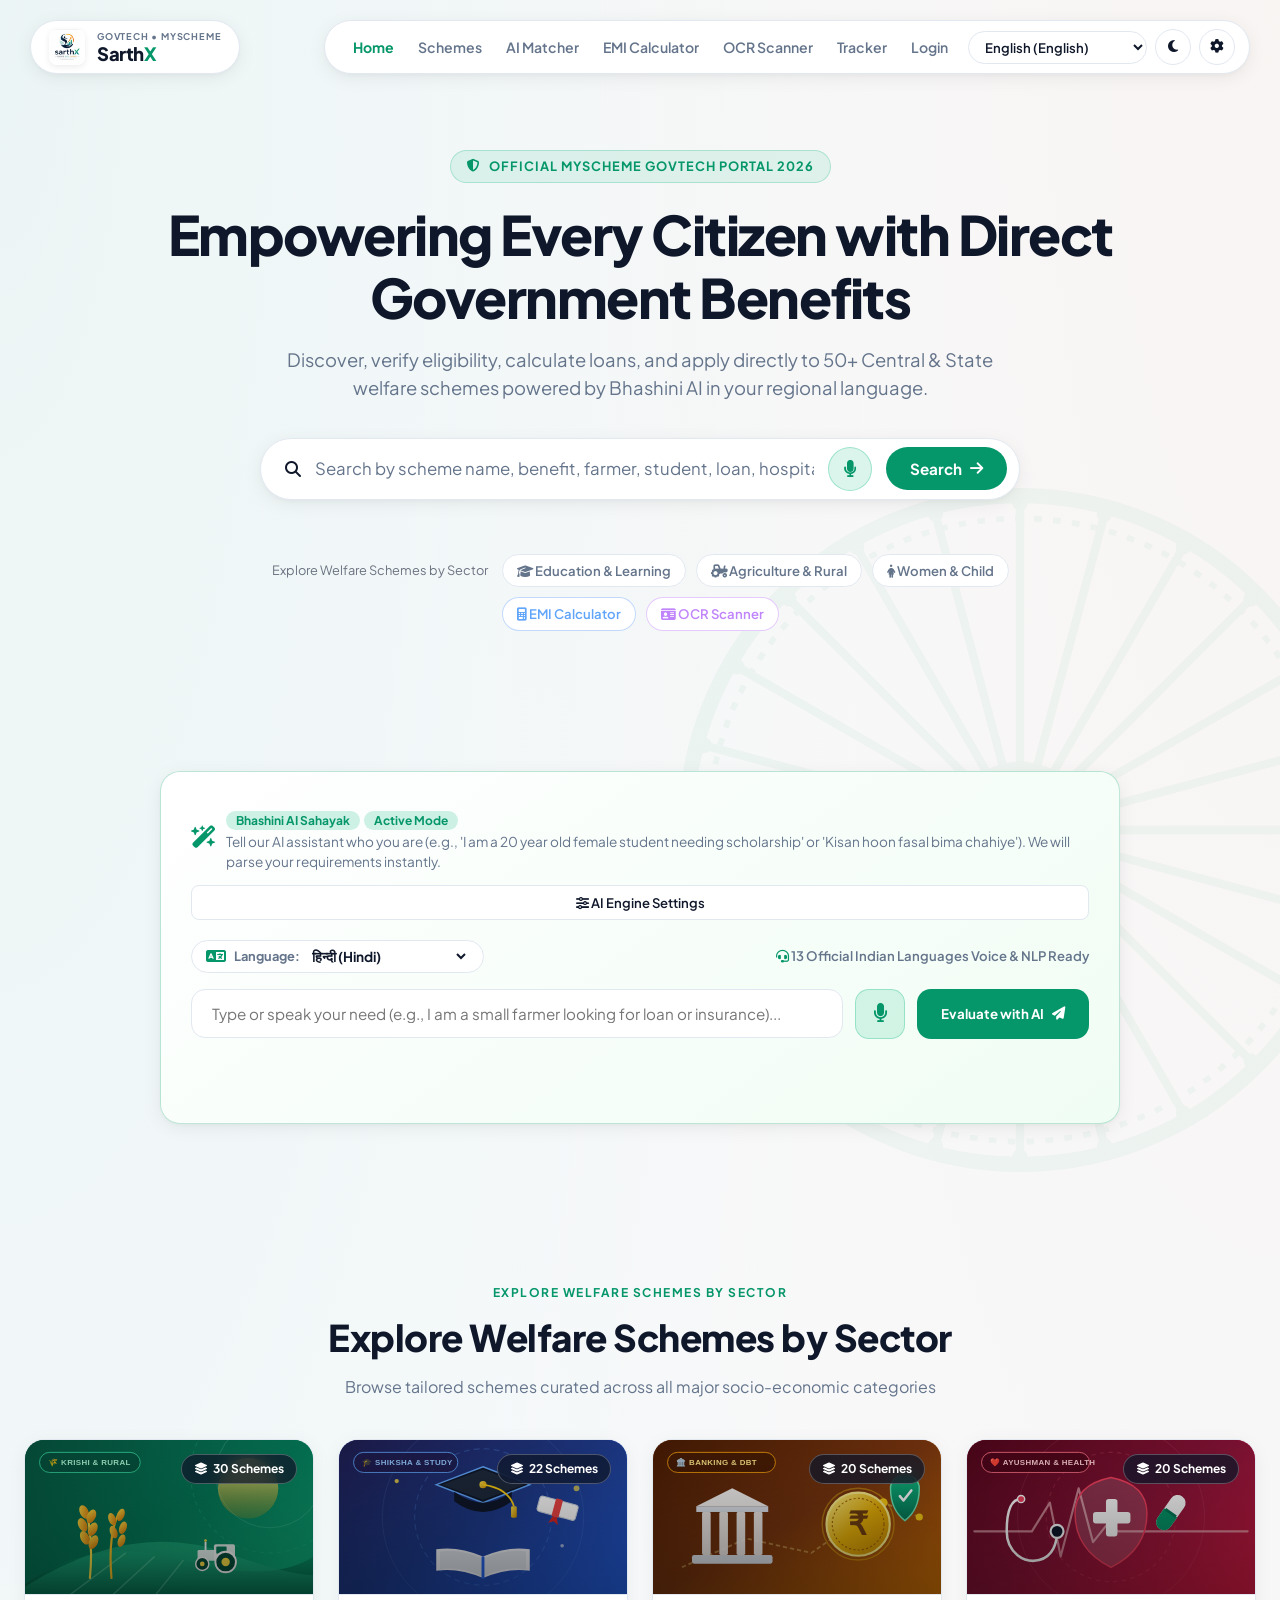
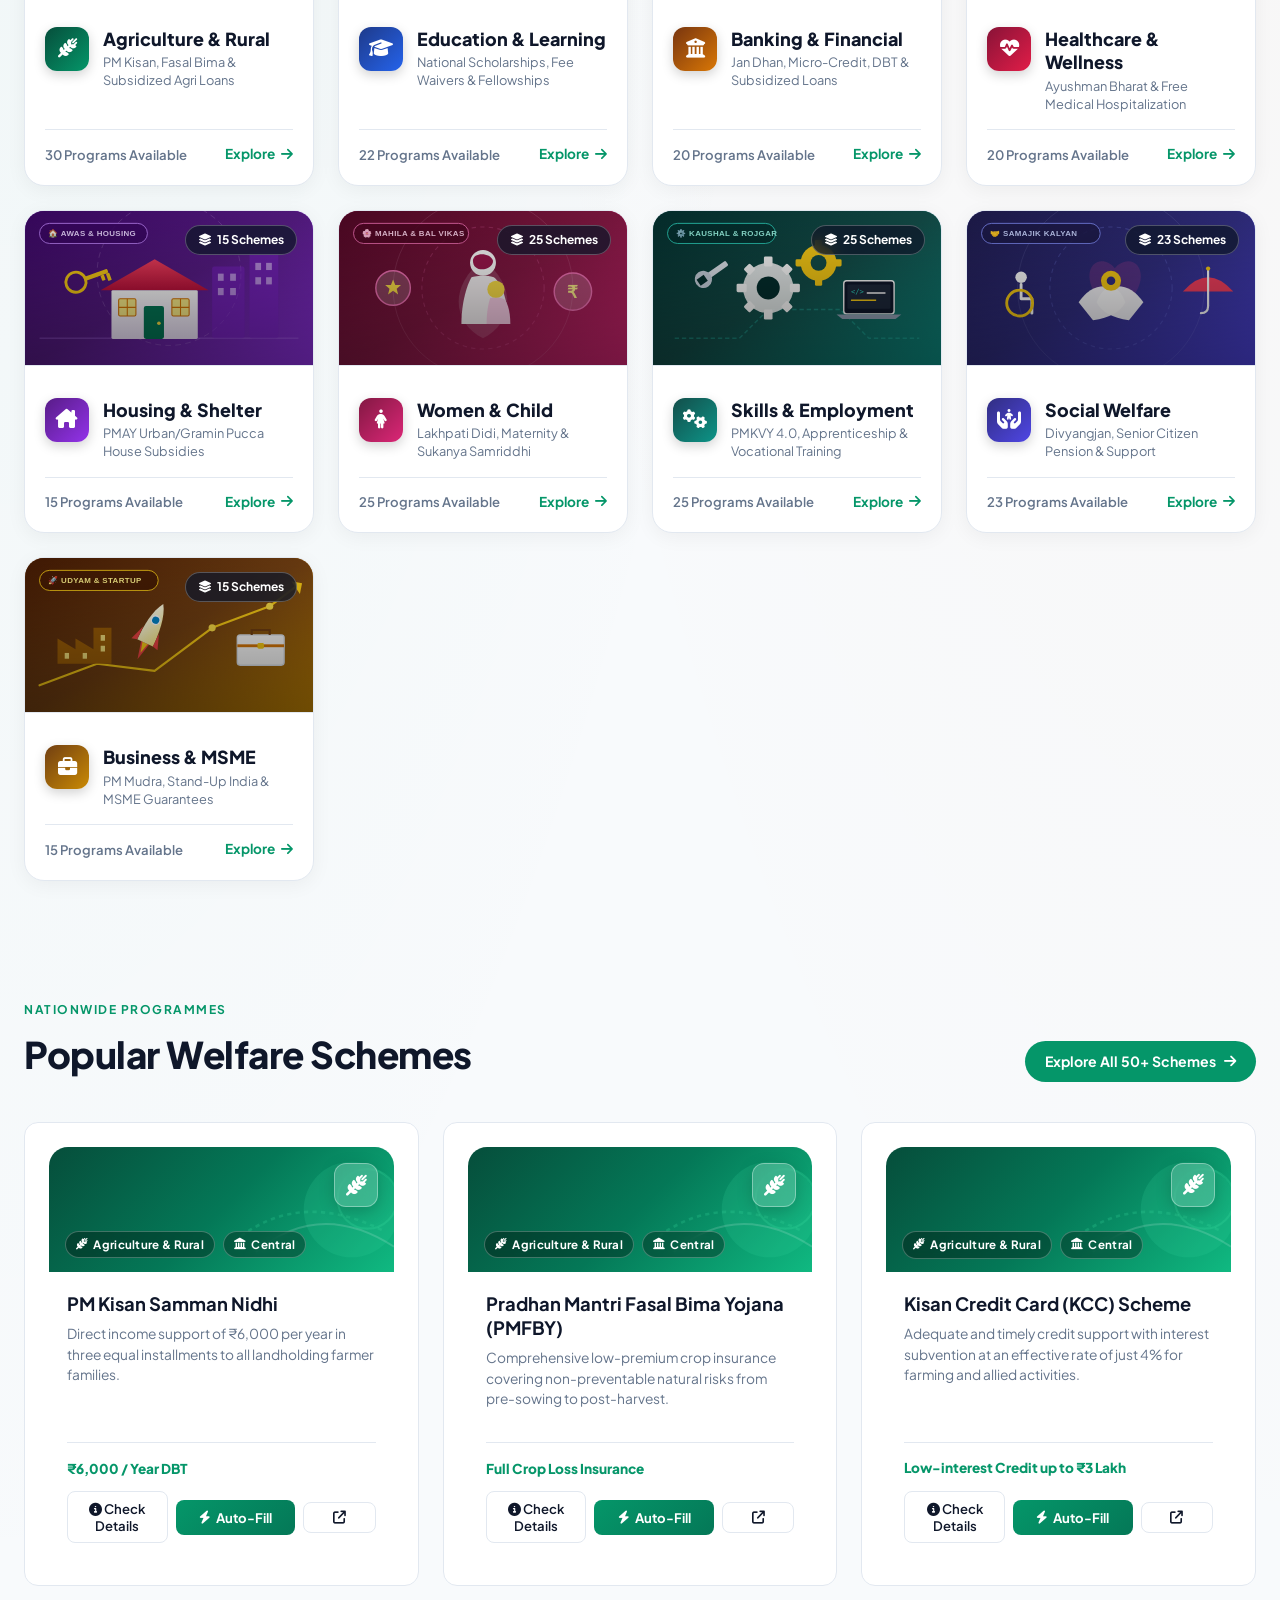
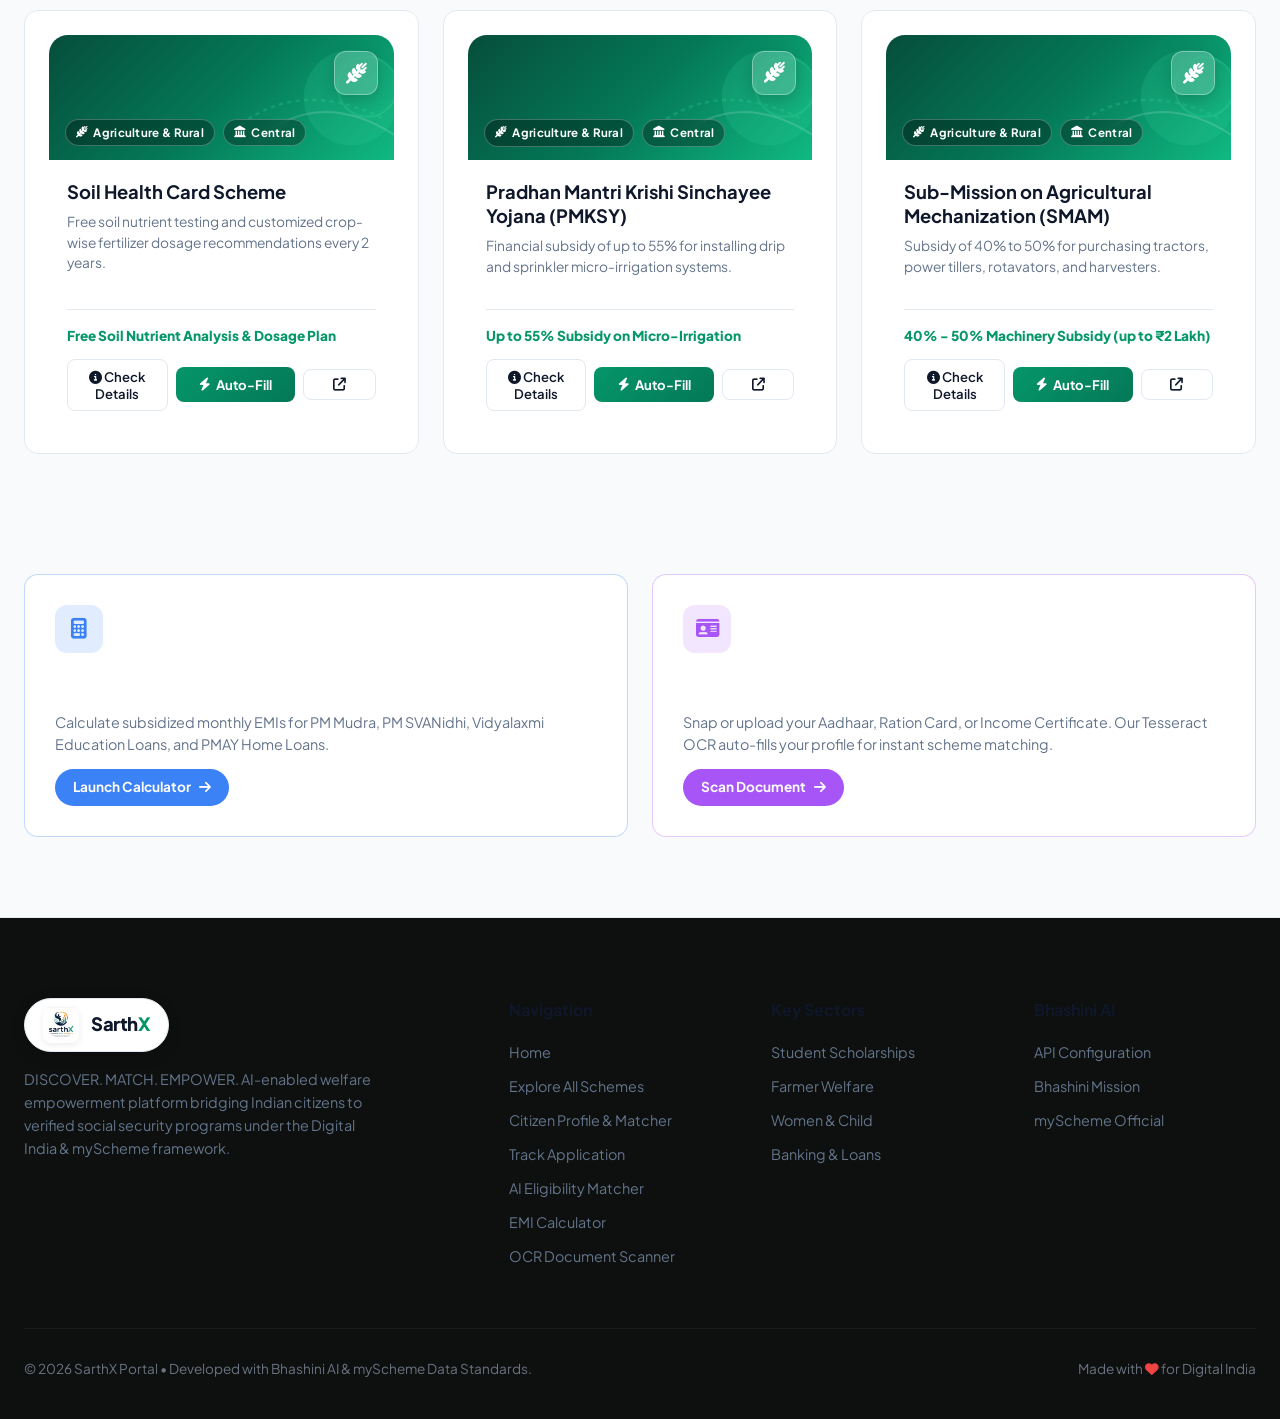
<file: index.html>
<!DOCTYPE html>
<html lang="en">
<head>
    <meta charset="UTF-8">
    <meta name="viewport" content="width=device-width, initial-scale=1.0">
    <title>SarthX - MyScheme National Welfare Portal with Bhashini AI</title>
    <!-- FontAwesome 6 Icons -->
    <link rel="stylesheet" href="https://cdnjs.cloudflare.com/ajax/libs/font-awesome/6.4.0/css/all.min.css">
    <!-- Google Font: Plus Jakarta Sans -->
    <link href="https://fonts.googleapis.com/css2?family=Plus+Jakarta+Sans:wght@400;500;600;700;800&display=swap" rel="stylesheet">
    <!-- Custom Stylesheet -->
    <link rel="stylesheet" href="css/style.css">
</head>
<body>

    <!-- ==============================================
       EXACT DUAL-PILL NAVBAR
       ============================================== -->
    <header class="site-header">
        <a href="index.html" class="nav-brand-pill">
            <img src="img/sarthx-logo.png" alt="SarthX Logo" class="brand-logo-img">
            <div class="brand-text-box">
                <span class="brand-subtitle">GovTech • MyScheme</span>
                <span class="nav-brand">Sarth<span>X</span></span>
            </div>
        </a>

        <nav class="nav-pill-right">
            <ul class="nav-links">
                <li><a href="index.html" class="active" data-i18n="Home">Home</a></li>
                <li><a href="schemes.html" data-i18n="Schemes">Schemes</a></li>
                <li><a href="aimatcher.html" data-i18n="AI Matcher">AI Matcher</a></li>
                <li><a href="calculator.html" data-i18n="Calculator">EMI Calculator</a></li>
                <li><a href="ocr-scanner.html" data-i18n="OCR Scanner">OCR Scanner</a></li>
                <li><a href="tracker.html" data-i18n="Tracker">Track Status</a></li>
                <li><a href="login.html" data-i18n="Login">Login / Match</a></li>
            </ul>

            <div class="nav-actions">
                <select id="languageSelect" class="nav-lang-select" title="Choose Language (Bhashini)">
                    <option value="en">English</option>
                    <option value="hi">हिन्दी (Hindi)</option>
                    <option value="bn">বাংলা (Bengali)</option>
                    <option value="mr">मराठी (Marathi)</option>
                    <option value="te">తెలుగు (Telugu)</option>
                    <option value="ta">தமிழ் (Tamil)</option>
                    <option value="gu">ગુજરાતી (Gujarati)</option>
                    <option value="kn">ಕನ್ನಡ (Kannada)</option>
                    <option value="ml">മലയാളം (Malayalam)</option>
                    <option value="pa">ਪੰਜਾਬੀ (Punjabi)</option>
                    <option value="or">ଓଡ଼ିଆ (Odia)</option>
                    <option value="as">অসমীয়া (Assamese)</option>
                    <option value="ur">اردو (Urdu)</option>
                </select>

                <button id="themeToggleBtn" class="theme-toggle-btn" title="Toggle Light/Dark Theme" onclick="toggleTheme()">
                    <i class="fa-solid fa-moon"></i>
                </button>

                <button id="bhashiniSettingsBtn" class="nav-icon-btn" onclick="openBhashiniModal()" title="Bhashini AI API Settings">
                    <i class="fa-solid fa-gear"></i>
                </button>

                <button id="mobileMenuBtn" class="mobile-toggle" aria-label="Open navigation menu">
                    <i class="fa-solid fa-bars"></i>
                </button>
            </div>
        </nav>
    </header>

    <!-- Mobile Navigation Drawer -->
    <div id="mobileDrawer" style="display: none; position: fixed; top: 80px; left: 20px; right: 20px; background: var(--bg-card); border: 1px solid var(--border-color); border-radius: 16px; padding: 24px; z-index: 999; box-shadow: var(--shadow-soft);">
        <ul style="list-style: none; display: flex; flex-direction: column; gap: 16px;">
            <li><a href="index.html" style="font-size: 1.1rem; font-weight: 700; color: var(--primary);">Home</a></li>
            <li><a href="schemes.html" style="font-size: 1.1rem; font-weight: 600; color: var(--text-main);">Schemes Directory</a></li>
            <li><a href="aimatcher.html" style="font-size: 1.1rem; font-weight: 600; color: var(--text-main);">AI Matcher</a></li>
            <li><a href="calculator.html" style="font-size: 1.1rem; font-weight: 600; color: var(--text-main);">EMI Calculator</a></li>
            <li><a href="ocr-scanner.html" style="font-size: 1.1rem; font-weight: 600; color: var(--text-main);">OCR Scanner</a></li>
            <li><a href="tracker.html" style="font-size: 1.1rem; font-weight: 600; color: var(--text-main);">Track Application</a></li>
            <li><a href="login.html" style="font-size: 1.1rem; font-weight: 600; color: var(--text-main);">Login / Match</a></li>
        </ul>
    </div>

    <!-- ==============================================
       HERO SECTION WITH BHASHINI VOICE SEARCH
       ============================================== -->
    <section class="hero-section">
        <span class="hero-tag" data-i18n="hero_badge"><i class="fa-solid fa-shield-halved"></i> Official MyScheme GovTech Portal 2026</span>
        <h1 class="hero-title" data-i18n="hero_title">Empowering Every Citizen with Direct Government Benefits</h1>
        <p class="hero-subtitle" data-i18n="hero_subtitle">Discover, verify eligibility, calculate loans, and apply directly to 50+ Central & State welfare schemes powered by Bhashini AI in your regional language.</p>

        <!-- Main Search Bar with Bhashini Voice -->
        <div class="search-container">
            <form id="heroSearchForm" class="search-box-wrapper" onsubmit="return handleHeroSearch(event)">
                <i class="fa-solid fa-magnifying-glass search-icon"></i>
                <input type="text" id="heroSearchInput" class="search-input" data-i18n-placeholder="hero_search_placeholder" placeholder="Search by scheme name, benefit, farmer, student, loan, hospital...">
                
                <button type="button" id="heroMicBtn" class="bhashini-mic-btn" data-i18n-title="hero_mic_tooltip" title="Click to speak in your language">
                    <i class="fa-solid fa-microphone"></i>
                </button>

                <button type="submit" class="search-submit-btn">
                    <span data-i18n="btn_search">Search</span>
                    <i class="fa-solid fa-arrow-right"></i>
                </button>
            </form>

            <div id="heroVoiceStatus" class="voice-status-bar"></div>

            <!-- Quick Category Deep-Links & New Feature Badges -->
            <div class="quick-tags">
                <span style="font-size: 0.8rem; color: #6b7280; margin-right: 4px;" data-i18n="explore_title">Explore:</span>
                <a href="schemes.html?category=students" class="quick-tag"><i class="fa-solid fa-graduation-cap"></i> <span data-i18n="cat_students">Education & Learning</span></a>
                <a href="schemes.html?category=agriculture" class="quick-tag"><i class="fa-solid fa-tractor"></i> <span data-i18n="cat_agriculture">Agriculture & Rural</span></a>
                <a href="schemes.html?category=women" class="quick-tag"><i class="fa-solid fa-person-dress"></i> <span data-i18n="cat_women">Women & Child</span></a>
                <a href="calculator.html" class="quick-tag" style="border-color: rgba(59,130,246,0.3); color: #60a5fa;"><i class="fa-solid fa-calculator"></i> <span data-i18n="nav_calculator">EMI Calculator</span></a>
                <a href="ocr-scanner.html" class="quick-tag" style="border-color: rgba(168,85,247,0.3); color: #c084fc;"><i class="fa-solid fa-id-card"></i> <span data-i18n="nav_ocr">OCR Scanner</span></a>
            </div>
        </div>
    </section>

    <!-- ==============================================
       BHASHINI AI CONVERSATIONAL SAHAYAK
       ============================================== -->
    <div class="section-container" style="padding-top: 0;">
        <div class="bhashini-assistant-card">
            <div class="assistant-header">
                <div class="assistant-badge">
                    <i class="fa-solid fa-wand-magic-sparkles"></i>
                    <div>
                        <h3><span data-i18n="sahayak_badge">Bhashini AI Sahayak</span> <span id="bhashiniModeBadge">Active Mode</span></h3>
                        <p style="font-size: 0.85rem; color: var(--text-muted);" data-i18n="sahayak_desc">Tell our AI assistant who you are (e.g., 'I am a 20 year old female student needing scholarship' or 'Kisan hoon fasal bima chahiye'). We will parse your requirements instantly.</p>
                    </div>
                </div>
                <button type="button" class="check-details-btn" onclick="openBhashiniModal()">
                    <i class="fa-solid fa-sliders"></i> AI Engine Settings
                </button>
            </div>

            <!-- Bhashini AI Controls Bar: Multi-Language Selector & Voice Indicator -->
            <div class="bhashini-assistant-top-bar">
                <div class="bhashini-lang-picker-box">
                    <i class="fa-solid fa-language" style="color: var(--primary);"></i>
                    <span style="font-size: 0.8rem; font-weight: 700; color: var(--text-muted);">Language:</span>
                    <select id="bhashiniLangSelect" class="bhashini-lang-select" onchange="onBhashiniLangChange(this.value)">
                        <option value="en">English (English)</option>
                        <option value="hi" selected>हिन्दी (Hindi)</option>
                        <option value="bn">বাংলা (Bengali)</option>
                        <option value="mr">मराठी (Marathi)</option>
                        <option value="te">తెలుగు (Telugu)</option>
                        <option value="ta">தமிழ் (Tamil)</option>
                        <option value="gu">ગુજરાતી (Gujarati)</option>
                        <option value="kn">ಕನ್ನಡ (Kannada)</option>
                        <option value="ml">മലയാളം (Malayalam)</option>
                        <option value="pa">ਪੰਜਾਬੀ (Punjabi)</option>
                        <option value="or">ଓଡ଼ିଆ (Odia)</option>
                        <option value="as">অসমীয়া (Assamese)</option>
                        <option value="ur">اردو (Urdu)</option>
                    </select>
                </div>
                <div style="font-size: 0.82rem; color: var(--text-muted); font-weight: 600;">
                    <i class="fa-solid fa-headset" style="color: var(--primary);"></i> 13 Official Indian Languages Voice & NLP Ready
                </div>
            </div>

            <div class="assistant-input-group">
                <input type="text" id="assistantInput" class="assistant-input" data-i18n-placeholder="sahayak_placeholder" placeholder="Type or speak your need (e.g., I am a small farmer looking for loan or insurance)...">
                
                <button type="button" id="assistantMicBtn" class="assistant-mic-btn" data-i18n-title="hero_mic_tooltip" title="Speak to Sahayak">
                    <i class="fa-solid fa-microphone"></i>
                </button>

                <button type="button" id="assistantAskBtn" class="assistant-ask-btn" onclick="executeSahayakQuery()">
                    <span data-i18n="sahayak_btn">Evaluate with AI</span>
                    <i class="fa-solid fa-paper-plane"></i>
                </button>
            </div>

            <!-- Bhashini Dynamic Quick Prompts in Chosen Language -->
            <div class="bhashini-quick-prompts" id="bhashiniQuickPrompts">
                <!-- Injected via JavaScript based on selected language -->
            </div>

            <div id="sahayakStatus" class="voice-status-bar" style="justify-content: flex-start; margin-top: 10px;"></div>

            <!-- Dynamic AI Results Preview with Direct Apply Links -->
            <div id="sahayakResultsContainer" style="display: none; margin-top: 24px; padding-top: 20px; border-top: 1px solid var(--border-color);">
                <h4 style="font-size: 1.1rem; color: #ffffff; margin-bottom: 14px; display: flex; align-items: center; justify-content: space-between;">
                    <span><i class="fa-solid fa-circle-check" style="color: var(--primary);"></i> <span data-i18n="matcher_result_title">Matched Schemes For Your Requirement</span>:</span>
                    <a href="schemes.html" id="sahayakViewAllLink" style="font-size: 0.85rem; color: var(--primary);" data-i18n="view_all_schemes">View in Directory &rarr;</a>
                </h4>
                <div id="sahayakCardsGrid" class="schemes-grid" style="grid-template-columns: repeat(auto-fill, minmax(280px, 1fr));">
                    <!-- Loaded dynamically -->
                </div>
            </div>
        </div>
    </div>

    <!-- ==============================================
       SCHEME CATEGORIES EXPLORER
       ============================================== -->
    <section class="section-container">
        <div class="section-head">
            <span class="section-tag" data-i18n="explore_title">MY SCHEME CATEGORIES</span>
            <h2 class="section-title" data-i18n="explore_title">Explore Welfare Schemes by Sector</h2>
            <p style="color: var(--text-muted); max-width: 600px; margin: 10px auto 0 auto;" data-i18n="explore_subtitle">Browse tailored schemes curated across all major socio-economic categories</p>
        </div>

        <div class="categories-grid" id="categoriesGrid">
            <!-- Dynamically populated from SCHEMES_METADATA -->
        </div>
    </section>

    <!-- ==============================================
       FEATURED WELFARE SCHEMES (WITH DIRECT APPLY)
       ============================================== -->
    <section class="section-container" style="background: rgba(255,255,255,0.01); border-radius: 24px;">
        <div class="section-head" style="display: flex; align-items: flex-end; justify-content: space-between; text-align: left; flex-wrap: wrap; gap: 16px;">
            <div>
                <span class="section-tag">NATIONWIDE PROGRAMMES</span>
                <h2 class="section-title">Popular Welfare Schemes</h2>
            </div>
            <a href="schemes.html" class="search-submit-btn" style="padding: 10px 20px; font-size: 0.88rem;">
                Explore All 50+ Schemes <i class="fa-solid fa-arrow-right"></i>
            </a>
        </div>

        <div class="schemes-grid" id="featuredSchemesGrid">
            <!-- Loaded via JavaScript with Direct Apply Links -->
        </div>
    </section>

    <!-- ==============================================
       NEW TOOLS BANNER: OCR & EMI CALCULATOR
       ============================================== -->
    <section class="section-container">
        <div style="display: grid; grid-template-columns: repeat(auto-fit, minmax(320px, 1fr)); gap: 24px;">
            <!-- EMI Calculator Teaser -->
            <div class="category-card" style="padding: 30px; border-color: rgba(59,130,246,0.3);">
                <div class="category-icon-box" style="background: rgba(59,130,246,0.15); color: #3b82f6;"><i class="fa-solid fa-calculator"></i></div>
                <h3 style="font-size: 1.3rem; color: #fff;">Scheme EMI & Subsidy Calculator</h3>
                <p style="font-size: 0.9rem; color: var(--text-muted);">Calculate subsidized monthly EMIs for PM Mudra, PM SVANidhi, Vidyalaxmi Education Loans, and PMAY Home Loans.</p>
                <a href="calculator.html" class="search-submit-btn" style="align-self: flex-start; padding: 8px 18px; font-size: 0.85rem; background: #3b82f6;">
                    Launch Calculator <i class="fa-solid fa-arrow-right"></i>
                </a>
            </div>

            <!-- OCR Document Scanner Teaser -->
            <div class="category-card" style="padding: 30px; border-color: rgba(168,85,247,0.3);">
                <div class="category-icon-box" style="background: rgba(168,85,247,0.15); color: #a855f7;"><i class="fa-solid fa-id-card"></i></div>
                <h3 style="font-size: 1.3rem; color: #fff;">On-Device Document OCR Scanner</h3>
                <p style="font-size: 0.9rem; color: var(--text-muted);">Snap or upload your Aadhaar, Ration Card, or Income Certificate. Our Tesseract OCR auto-fills your profile for instant scheme matching.</p>
                <a href="ocr-scanner.html" class="search-submit-btn" style="align-self: flex-start; padding: 8px 18px; font-size: 0.85rem; background: #a855f7;">
                    Scan Document <i class="fa-solid fa-arrow-right"></i>
                </a>
            </div>
        </div>
    </section>

    <!-- ==============================================
       SCHEME DETAILS MODAL WITH BHASHINI TTS
       ============================================== -->
    <div class="modal-overlay" id="schemeModal">
        <div class="modal-content">
            <button class="modal-close-btn" onclick="closeSchemeModal()"><i class="fa-solid fa-xmark"></i></button>
            <div class="modal-header">
                <span class="scheme-badge badge-students" id="modalBadge">Central</span>
                <div class="modal-title-row">
                    <h3 class="modal-title" id="modalTitle">Scheme Title</h3>
                    <button id="modalTTSBtn" class="tts-speak-btn" title="Listen in your language (Bhashini AI Voice)">
                        <i class="fa-solid fa-volume-high"></i>
                    </button>
                </div>
            </div>
            
            <p class="modal-desc" id="modalDesc">Detailed description...</p>
            
            <div class="modal-info-grid">
                <div class="info-box">
                    <span>Key Benefit</span>
                    <p id="modalBenefit">₹0</p>
                </div>
                <div class="info-box">
                    <span>Level & Scope</span>
                    <p id="modalLevel">Central • All India</p>
                </div>
                <div class="info-box" style="grid-column: 1 / -1;">
                    <span>Eligibility Criteria</span>
                    <p id="modalEligibility" style="font-weight: 500; font-size: 0.9rem; line-height: 1.5;">Eligibility details...</p>
                </div>
            </div>

            <h4 class="modal-section-title"><i class="fa-solid fa-file-shield" style="color: var(--primary);"></i> Documents Required</h4>
            <ul class="modal-docs-list" id="modalDocsList"></ul>

            <h4 class="modal-section-title"><i class="fa-solid fa-circle-info" style="color: var(--primary);"></i> Application Process</h4>
            <p id="modalAppProcess" style="font-size: 0.9rem; color: var(--text-muted); margin-bottom: 24px; line-height: 1.5;"></p>

            <div style="display: flex; gap: 12px; flex-wrap: wrap;">
                <button type="button" id="modalAutoFillBtn" class="btn-auto-fill-gov" style="flex: 1.4; padding: 14px; border-radius: var(--radius-pill); font-size: 0.95rem;">
                    <i class="fa-solid fa-file-signature"></i> Auto-Fill & Apply (Gov Bridge)
                </button>
                <a href="#" target="_blank" rel="noopener noreferrer" class="check-details-btn" id="modalApplyBtn" style="flex: 1; padding: 14px; border-radius: var(--radius-pill); display: flex; align-items: center; justify-content: center; gap: 6px;">
                    <span>Direct Official Portal</span>
                    <i class="fa-solid fa-arrow-up-right-from-square"></i>
                </a>
            </div>
        </div>
    </div>

    <!-- Bhashini Config Modal -->
    <div class="modal-overlay" id="bhashiniConfigModal">
        <div class="modal-content" style="max-width: 580px;">
            <button class="modal-close-btn" onclick="closeBhashiniModal()"><i class="fa-solid fa-xmark"></i></button>
            <div class="modal-header">
                <span class="scheme-badge" style="background: rgba(16,185,129,0.2); color: var(--primary);">MeitY • National Language Mission</span>
                <h3 class="modal-title" style="margin-top: 8px;">Bhashini AI Configuration</h3>
            </div>
            
            <p class="modal-desc">
                Connect official MeitY Bhashini API credentials for neural translation, ASR speech recognition, and regional voice synthesis.
            </p>

            <div style="display: flex; flex-direction: column; gap: 16px; margin-bottom: 24px;">
                <div>
                    <label style="font-size: 0.8rem; font-weight: 700; color: var(--text-muted); display: block; margin-bottom: 6px;">Bhashini User ID</label>
                    <input type="text" id="bhashiniUserId" style="width: 100%; background: var(--bg-dark); border: 1px solid var(--border-color); padding: 12px; border-radius: 8px; color: #fff;" placeholder="e.g. 748b99c...">
                </div>

                <div>
                    <label style="font-size: 0.8rem; font-weight: 700; color: var(--text-muted); display: block; margin-bottom: 6px;">ULCA / Bhashini API Key</label>
                    <input type="password" id="bhashiniApiKey" style="width: 100%; background: var(--bg-dark); border: 1px solid var(--border-color); padding: 12px; border-radius: 8px; color: #fff;" placeholder="e.g. 9f4e2...">
                </div>

                <div>
                    <label style="font-size: 0.8rem; font-weight: 700; color: var(--text-muted); display: block; margin-bottom: 6px;">Pipeline ID (Optional)</label>
                    <input type="text" id="bhashiniPipelineId" style="width: 100%; background: var(--bg-dark); border: 1px solid var(--border-color); padding: 12px; border-radius: 8px; color: #fff;" placeholder="Default pipeline will be used if blank">
                </div>

                <div>
                    <label style="font-size: 0.8rem; font-weight: 700; color: var(--text-muted); display: block; margin-bottom: 6px;">Inference Pipeline Endpoint</label>
                    <input type="text" id="bhashiniEndpoint" style="width: 100%; background: var(--bg-dark); border: 1px solid var(--border-color); padding: 12px; border-radius: 8px; color: #fff;" value="https://dhruva-api.bhashini.gov.in/services/inference/pipeline">
                </div>
            </div>

            <div style="display: flex; gap: 12px;">
                <button type="button" class="wizard-btn-prev" onclick="resetBhashiniConfig()" style="flex: 1;">Reset</button>
                <button type="button" class="modal-action-btn" onclick="saveBhashiniSettings()" style="flex: 2;">Save Settings</button>
            </div>
        </div>
    </div>

    <!-- Footer -->
    <footer class="site-footer">
        <div class="footer-container">
            <div>
                <a href="index.html" class="nav-brand-pill" style="display: inline-flex; margin-bottom: 16px;">
                    <img src="img/sarthx-logo.png" alt="SarthX Logo" class="brand-logo-img">
                    <span class="nav-brand">Sarth<span>X</span></span>
                </a>
                <p style="font-size: 0.9rem; color: var(--text-muted); line-height: 1.6; max-width: 360px;">
                    DISCOVER. MATCH. EMPOWER. AI-enabled welfare empowerment platform bridging Indian citizens to verified social security programs under the Digital India & myScheme framework.
                </p>
            </div>

            <div class="footer-col">
                <h3>Navigation</h3>
                <ul class="footer-links">
                    <li><a href="index.html">Home</a></li>
                    <li><a href="schemes.html">Explore All Schemes</a></li>
                    <li><a href="login.html">Citizen Profile & Matcher</a></li>
                    <li><a href="tracker.html">Track Application</a></li>
                    <li><a href="aimatcher.html">AI Eligibility Matcher</a></li>
                    <li><a href="calculator.html">EMI Calculator</a></li>
                    <li><a href="ocr-scanner.html">OCR Document Scanner</a></li>
                </ul>
            </div>

            <div class="footer-col">
                <h3>Key Sectors</h3>
                <ul class="footer-links">
                    <li><a href="schemes.html?category=students">Student Scholarships</a></li>
                    <li><a href="schemes.html?category=agriculture">Farmer Welfare</a></li>
                    <li><a href="schemes.html?category=women">Women & Child</a></li>
                    <li><a href="schemes.html?category=financial">Banking & Loans</a></li>
                </ul>
            </div>

            <div class="footer-col">
                <h3>Bhashini AI</h3>
                <ul class="footer-links">
                    <li><a href="javascript:void(0)" onclick="openBhashiniModal()">API Configuration</a></li>
                    <li><a href="https://bhashini.gov.in/" target="_blank" rel="noopener">Bhashini Mission</a></li>
                    <li><a href="https://myscheme.gov.in/" target="_blank" rel="noopener">myScheme Official</a></li>
                </ul>
            </div>
        </div>

        <div class="footer-bottom">
            <span>© 2026 SarthX Portal • Developed with Bhashini AI & myScheme Data Standards.</span>
            <span>Made with <i class="fa-solid fa-heart" style="color: #ef4444;"></i> for Digital India</span>
        </div>
    </footer>

    <!-- Scripts -->
    <script src="js/schemes-data.js"></script>
    <script src="js/translations.js"></script>
    <script src="js/bhashini.js"></script>
    <script src="js/gov-bridge.js"></script>
    <script>
        function toggleTheme() {
            document.body.classList.toggle('dark-theme');
            const isDark = document.body.classList.contains('dark-theme');
            localStorage.setItem('sarthx_theme', isDark ? 'dark' : 'light');
            const icon = document.querySelector('#themeToggleBtn i');
            if (icon) {
                icon.className = isDark ? 'fa-solid fa-sun' : 'fa-solid fa-moon';
            }
        }

        if (localStorage.getItem('sarthx_theme') === 'dark') {
            document.body.classList.add('dark-theme');
            const icon = document.querySelector('#themeToggleBtn i');
            if (icon) icon.className = 'fa-solid fa-sun';
        }

        function initLandingPage() {
            const categoriesGrid = document.getElementById('categoriesGrid');
            if (categoriesGrid && window.SCHEMES_METADATA) {
                const categories = window.SCHEMES_METADATA.categories.filter(c => c.id !== 'all');
                const sectorImages = {
                    agriculture: 'img/sectors/agriculture.svg',
                    students: 'img/sectors/education.svg',
                    financial: 'img/sectors/banking.svg',
                    health: 'img/sectors/healthcare.svg',
                    housing: 'img/sectors/housing.svg',
                    women: 'img/sectors/women.svg',
                    skills: 'img/sectors/skills.svg',
                    social: 'img/sectors/social.svg',
                    business: 'img/sectors/business.svg'
                };

                const sectorTaglines = {
                    agriculture: 'PM Kisan, Fasal Bima & Subsidized Agri Loans',
                    students: 'National Scholarships, Fee Waivers & Fellowships',
                    financial: 'Jan Dhan, Micro-Credit, DBT & Subsidized Loans',
                    health: 'Ayushman Bharat & Free Medical Hospitalization',
                    housing: 'PMAY Urban/Gramin Pucca House Subsidies',
                    women: 'Lakhpati Didi, Maternity & Sukanya Samriddhi',
                    skills: 'PMKVY 4.0, Apprenticeship & Vocational Training',
                    social: 'Divyangjan, Senior Citizen Pension & Support',
                    business: 'PM Mudra, Stand-Up India & MSME Guarantees'
                };

                categoriesGrid.innerHTML = categories.map(cat => {
                    const catName = window.t ? window.t('cat_' + cat.id) : cat.name;
                    const progText = window.t ? window.t('Programs Available') : 'Programs Available';
                    const sectorImg = sectorImages[cat.id] || 'img/sectors/agriculture.svg';
                    const tagline = sectorTaglines[cat.id] || 'Government Welfare Programs';
                    return `
                        <a href="schemes.html?category=${cat.id}" class="category-card sector-card-enhanced">
                            <div class="category-visual-banner" style="background: ${cat.gradient || 'var(--bg-card)'};">
                                <img src="${sectorImg}" alt="${catName}" class="category-sector-img" loading="lazy">
                                <div class="category-banner-overlay">
                                    <span class="category-count-badge">
                                        <i class="fa-solid fa-layer-group"></i> ${cat.count} Schemes
                                    </span>
                                </div>
                            </div>
                            <div class="category-card-body">
                                <div class="category-title-row">
                                    <div class="category-icon-box" style="background: ${cat.gradient}; color: #ffffff; box-shadow: 0 4px 12px rgba(0,0,0,0.18);">
                                        <i class="fa-solid ${cat.icon}"></i>
                                    </div>
                                    <div>
                                        <h4>${catName}</h4>
                                        <p class="category-tagline">${tagline}</p>
                                    </div>
                                </div>
                                <div class="category-card-footer">
                                    <span class="category-footer-count">${cat.count} ${progText}</span>
                                    <span class="category-explore-link">
                                        Explore <i class="fa-solid fa-arrow-right"></i>
                                    </span>
                                </div>
                            </div>
                        </a>
                    `;
                }).join('');
            }

            // Render Featured Schemes with Visual Banners and Gov Bridge Auto-Fill
            const featuredGrid = document.getElementById('featuredSchemesGrid');
            if (featuredGrid && window.SCHEMES_DATABASE) {
                const featured = window.SCHEMES_DATABASE.slice(0, 6);
                const detailsLabel = window.t ? window.t('btn_check_details') : 'Details';
                const applyLabel = window.t ? window.t('btn_direct_apply') : 'Direct Apply';
                
                featuredGrid.innerHTML = featured.map(scheme => {
                    const applyLink = scheme.directApplyUrl || scheme.officialUrl;
                    const bannerHtml = window.SarthXGovBridge ? SarthXGovBridge.getSchemeVisualBanner(scheme) : '';
                    return `
                        <div class="scheme-card animated-card">
                            <div>
                                ${bannerHtml}
                                <div class="scheme-card-body" style="padding: 16px 18px 0 18px;">
                                    <h3 style="font-size: 1.15rem; margin-top: 4px;">${scheme.title}</h3>
                                    <p style="font-size: 0.86rem;">${scheme.brief}</p>
                                </div>
                            </div>
                            <div class="card-footer" style="margin: 14px 18px 18px 18px;">
                                <div class="benefit-row">
                                    <span class="benefit-tag" style="font-size: 0.85rem;">${scheme.benefit}</span>
                                </div>
                                <div class="card-actions-group">
                                    <button class="check-details-btn" onclick="openSchemeModal('${scheme.id}')">
                                        <i class="fa-solid fa-circle-info"></i> ${detailsLabel}
                                    </button>
                                    <button class="btn-auto-fill-gov" onclick="SarthXGovBridge.openGovModal('${scheme.id}')" title="Auto-Fill & Apply with SarthX Bridge">
                                        <i class="fa-solid fa-bolt"></i> Auto-Fill
                                    </button>
                                    <a href="${applyLink}" target="_blank" rel="noopener noreferrer" class="check-details-btn" style="flex: 0.6; display: flex; align-items: center; justify-content: center;" title="Open Official Portal">
                                        <i class="fa-solid fa-arrow-up-right-from-square"></i>
                                    </a>
                                </div>
                            </div>
                        </div>
                    `;
                }).join('');
            }

            // Mobile Menu Toggle
            const mobileBtn = document.getElementById('mobileMenuBtn');
            const mobileDrawer = document.getElementById('mobileDrawer');
            if (mobileBtn && mobileDrawer) {
                mobileBtn.addEventListener('click', () => {
                    mobileDrawer.style.display = mobileDrawer.style.display === 'none' ? 'block' : 'none';
                });
            }

            // Initialize Bhashini Assistant Language & Quick Prompts
            const savedBhashiniLang = localStorage.getItem('sarthx_bhashini_lang') || 'hi';
            const bhashiniSelect = document.getElementById('bhashiniLangSelect');
            if (bhashiniSelect) bhashiniSelect.value = savedBhashiniLang;
            onBhashiniLangChange(savedBhashiniLang);

            setupVoiceControls();
        }

        // Bhashini AI Multi-Language Switching & Quick Prompt Handler
        function onBhashiniLangChange(lang) {
            if (window.bhashini) {
                window.bhashini.setLanguage(lang);
            }
            renderBhashiniQuickPrompts(lang);
            updateSahayakPlaceholder(lang);
        }

        function renderBhashiniQuickPrompts(lang) {
            const container = document.getElementById('bhashiniQuickPrompts');
            if (!container || !window.bhashini) return;
            const prompts = window.bhashini.getQuickPrompts(lang);
            container.innerHTML = prompts.map(p => `
                <span class="quick-prompt-pill" onclick="applyQuickPrompt('${p.replace(/'/g, "\\'")}')">
                    <i class="fa-solid fa-sparkles" style="color: var(--primary);"></i> ${p}
                </span>
            `).join('');
        }

        function applyQuickPrompt(promptText) {
            const input = document.getElementById('assistantInput');
            if (input) {
                input.value = promptText;
                executeSahayakQuery();
            }
        }

        function updateSahayakPlaceholder(lang) {
            const input = document.getElementById('assistantInput');
            if (!input) return;
            const placeholders = {
                en: "Type or speak your need (e.g., I am a small farmer looking for loan or insurance)...",
                hi: "अपनी आवश्यकता लिखें या बोलें (उदा. मैं एक किसान हूँ और फसल बीमा चाहिए)...",
                bn: "আপনার প্রয়োজন লিখুন বা বলুন (যেমন: আমি একজন কৃষক, ফসল বীমা প্রয়োজন)...",
                mr: "तुमची गरज टाईप करा किंवा बोला (उदा. मी शेतकरी आहे, मला पीक विमा हवा आहे)...",
                te: "మీ అవసరాన్ని టైప్ చేయండి లేదా మాట్లాడండి (ఉదా: నేను రైతును, పంట బీమా కావాలి)...",
                ta: "உங்கள் தேவையை தட்டச்சு செய்யவும் அல்லது பேசவும் (எ.கா: நான் ஒரு விவசாயி)...",
                gu: "તમારી જરૂરિયાત લખો અથવા બોલો (દા.ત. હું ખેડૂત છું, પાક વીમો જોઈએ છે)...",
                kn: "ನಿಮ್ಮ ಅಗತ್ಯವನ್ನು ಟೈಪ್ ಮಾಡಿ ಅಥವಾ ಮಾತನಾಡಿ (ಉದಾ: ನಾನು ರೈತ, ಬೆಳೆ ವಿಮೆ ಬೇಕು)...",
                ml: "നിങ്ങളുടെ ആവശ്യം ടൈപ്പ് ചെയ്യുകയോ സംസാരിക്കുകയോ ചെയ്യുക...",
                pa: "ਆਪਣੀ ਲੋੜ ਟਾਈਪ ਕਰੋ ਜਾਂ ਬੋਲੋ (ਜਿਵੇਂ: ਮੈਂ ਕਿਸਾਨ ਹਾਂ, ਫਸਲ ਬੀਮਾ ਚਾਹੀਦਾ ਹੈ)...",
                or: "ଆପଣଙ୍କର ଆବଶ୍ୟକତା ଲେଖନ୍ତୁ କିମ୍ବା କୁହନ୍ତୁ...",
                as: "আপোনাৰ প্ৰয়োজন লিখক বা কওক (যেনে: মই এজন কৃষক, শস্য বীমা লাগে)...",
                ur: "اپنی ضرورت ٹائپ کریں یا بولیں (مثلاً: میں ایک کسان ہوں اور فصل انشورنس چاہئے)..."
            };
            input.placeholder = placeholders[lang] || placeholders.en;
        }

        // Re-render dynamic components on language change
        window.addEventListener('languageChanged', () => {
            initLandingPage();
        });

        function handleHeroSearch(e) {
            e.preventDefault();
            const query = document.getElementById('heroSearchInput').value.trim();
            if (query) {
                window.location.href = `schemes.html?search=${encodeURIComponent(query)}`;
            }
            return false;
        }

        function setupVoiceControls() {
            const heroMicBtn = document.getElementById('heroMicBtn');
            const heroInput = document.getElementById('heroSearchInput');
            const heroStatus = document.getElementById('heroVoiceStatus');

            const asstMicBtn = document.getElementById('assistantMicBtn');
            const asstInput = document.getElementById('assistantInput');
            const asstStatus = document.getElementById('sahayakStatus');

            if (heroMicBtn && window.bhashini) {
                heroMicBtn.onclick = () => {
                    const heroLang = document.getElementById('languageSelect') ? document.getElementById('languageSelect').value : 'en';
                    const langCode = window.bhashini.getSpeechLangCode(heroLang);
                    window.bhashini.startVoiceRecognition({
                        lang: langCode,
                        fallbackPromptTarget: 'hero',
                        onStart: () => {
                            heroMicBtn.classList.add('listening');
                            if (heroStatus) heroStatus.innerHTML = '<i class="fa-solid fa-circle-dot fa-beat"></i> Listening... Speak now in your language';
                        },
                        onResult: (res) => {
                            if (heroInput) heroInput.value = res.finalText || res.interimText;
                            if (res.isFinal) {
                                if (heroStatus) heroStatus.innerHTML = `Recognized: "${res.finalText}"`;
                                setTimeout(() => {
                                    handleHeroSearch(new Event('submit'));
                                }, 1000);
                            }
                        },
                        onError: (err) => {
                            heroMicBtn.classList.remove('listening');
                            if (heroStatus) heroStatus.innerText = 'Voice Assistant active: select or speak query';
                        },
                        onEnd: () => {
                            heroMicBtn.classList.remove('listening');
                        }
                    });
                };
            }

            if (asstMicBtn && window.bhashini) {
                asstMicBtn.onclick = () => {
                    const bhashiniLang = document.getElementById('bhashiniLangSelect') ? document.getElementById('bhashiniLangSelect').value : 'hi';
                    const langCode = window.bhashini.getSpeechLangCode(bhashiniLang);
                    window.bhashini.startVoiceRecognition({
                        lang: langCode,
                        fallbackPromptTarget: 'sahayak',
                        onStart: () => {
                            asstMicBtn.classList.add('listening');
                            if (asstStatus) asstStatus.innerHTML = '<i class="fa-solid fa-circle-dot fa-beat"></i> Listening in your language...';
                        },
                        onResult: (res) => {
                            if (asstInput) asstInput.value = res.finalText || res.interimText;
                            if (res.isFinal) {
                                if (asstStatus) asstStatus.innerHTML = `Understood: "${res.finalText}"`;
                                executeSahayakQuery();
                            }
                        },
                        onError: (err) => {
                            asstMicBtn.classList.remove('listening');
                            if (asstStatus) asstStatus.innerText = 'Voice Assistant active: select or speak query';
                        },
                        onEnd: () => {
                            asstMicBtn.classList.remove('listening');
                        }
                    });
                };
            }
        }

        function executeSahayakQuery() {
            const query = document.getElementById('assistantInput').value.trim();
            if (!query) return;

            const bhashiniLang = document.getElementById('bhashiniLangSelect') ? document.getElementById('bhashiniLangSelect').value : 'hi';
            const parsed = window.bhashini.parseCitizenQuery(query);
            const container = document.getElementById('sahayakResultsContainer');
            const grid = document.getElementById('sahayakCardsGrid');
            const viewAll = document.getElementById('sahayakViewAllLink');
            const statusEl = document.getElementById('sahayakStatus');

            let matched = [];
            if (parsed.targetCategory) {
                matched = window.SCHEMES_DATABASE.filter(s => s.category === parsed.targetCategory);
                viewAll.href = `schemes.html?category=${parsed.targetCategory}`;
            } else {
                matched = window.SCHEMES_DATABASE.filter(s => 
                    s.title.toLowerCase().includes(query.toLowerCase()) || 
                    s.brief.toLowerCase().includes(query.toLowerCase()) ||
                    s.tags.some(t => query.toLowerCase().includes(t))
                );
                viewAll.href = `schemes.html?search=${encodeURIComponent(query)}`;
            }

            if (matched.length === 0) {
                matched = window.SCHEMES_DATABASE.slice(0, 3);
            }

            // Generate localized assistant response and speak it
            if (window.bhashini && window.bhashini.generateAssistantResponse) {
                const responseText = window.bhashini.generateAssistantResponse(parsed, matched.length, bhashiniLang);
                if (statusEl) {
                    statusEl.innerHTML = `
                        <div style="background: rgba(5, 150, 105, 0.08); border: 1px solid rgba(5, 150, 105, 0.3); border-radius: 8px; padding: 10px 14px; width: 100%; display: flex; align-items: center; justify-content: space-between; gap: 10px;">
                            <span style="font-size: 0.88rem; color: var(--text-main);"><i class="fa-solid fa-sparkles" style="color: var(--primary);"></i> ${responseText}</span>
                            <button type="button" onclick="window.bhashini.speakText('${responseText.replace(/'/g, "\\'")}', '${bhashiniLang}')" style="background: var(--primary); color: #fff; border: none; border-radius: 50%; width: 32px; height: 32px; cursor: pointer; flex-shrink: 0;" title="Listen">
                                <i class="fa-solid fa-volume-high"></i>
                            </button>
                        </div>
                    `;
                }
                window.bhashini.speakText(responseText, bhashiniLang);
            }

            const detailsLabel = window.t ? window.t('btn_check_details') : 'Details';

            grid.innerHTML = matched.slice(0, 4).map(scheme => {
                const applyLink = scheme.directApplyUrl || scheme.officialUrl;
                const bannerHtml = window.SarthXGovBridge ? SarthXGovBridge.getSchemeVisualBanner(scheme) : '';
                return `
                    <div class="scheme-card animated-card" style="background: var(--bg-dark);">
                        <div>
                            ${bannerHtml}
                            <div class="scheme-card-body" style="padding: 16px 18px 0 18px;">
                                <h3 style="font-size: 1.1rem; margin-top: 4px;">${scheme.title}</h3>
                                <p style="font-size: 0.85rem;">${scheme.brief}</p>
                            </div>
                        </div>
                        <div class="card-footer" style="margin: 14px 18px 18px 18px;">
                            <div class="benefit-row">
                                <span class="benefit-tag" style="font-size: 0.85rem;">${scheme.benefit}</span>
                            </div>
                            <div class="card-actions-group">
                                <button class="check-details-btn" onclick="openSchemeModal('${scheme.id}')">${detailsLabel}</button>
                                <button class="btn-auto-fill-gov" onclick="SarthXGovBridge.openGovModal('${scheme.id}')" title="Auto-Fill & Apply with SarthX Bridge">
                                    <i class="fa-solid fa-bolt"></i> Auto-Fill
                                </button>
                                <a href="${applyLink}" target="_blank" rel="noopener noreferrer" class="check-details-btn" style="flex: 0.6; display: flex; align-items: center; justify-content: center;" title="Open Official Portal">
                                    <i class="fa-solid fa-arrow-up-right-from-square"></i>
                                </a>
                            </div>
                        </div>
                    </div>
                `;
            }).join('');

            container.style.display = 'block';
            container.scrollIntoView({ behavior: 'smooth', block: 'nearest' });
        }

        function openSchemeModal(schemeId) {
            const scheme = window.SCHEMES_DATABASE.find(s => s.id === schemeId);
            if (!scheme) return;

            document.getElementById('modalBadge').textContent = scheme.categoryName;
            document.getElementById('modalBadge').className = `scheme-badge ${scheme.badgeClass}`;
            document.getElementById('modalTitle').textContent = scheme.title;
            document.getElementById('modalDesc').textContent = scheme.detailedDescription;
            document.getElementById('modalBenefit').textContent = scheme.benefit;
            document.getElementById('modalLevel').textContent = `${scheme.level} • ${scheme.state}`;
            document.getElementById('modalEligibility').textContent = scheme.eligibilitySummary;
            document.getElementById('modalAppProcess').textContent = scheme.applicationProcess;
            
            const applyLink = scheme.directApplyUrl || scheme.officialUrl;
            document.getElementById('modalApplyBtn').href = applyLink;
            const autoFillBtn = document.getElementById('modalAutoFillBtn');
            if (autoFillBtn) {
                autoFillBtn.onclick = () => {
                    closeSchemeModal();
                    if (window.SarthXGovBridge) {
                        window.SarthXGovBridge.openGovModal(scheme.id);
                    }
                };
            }

            const docsList = document.getElementById('modalDocsList');
            docsList.innerHTML = scheme.documentsRequired.map(doc => `
                <li><i class="fa-solid fa-check-circle"></i> <span>${doc}</span></li>
            `).join('');

            const ttsBtn = document.getElementById('modalTTSBtn');
            ttsBtn.onclick = () => {
                const bhashiniLang = document.getElementById('bhashiniLangSelect') ? document.getElementById('bhashiniLangSelect').value : 'hi';
                const speakText = `${scheme.title}. ${scheme.brief}. Key benefit is ${scheme.benefit}. Eligibility: ${scheme.eligibilitySummary}`;
                window.bhashini.speakText(speakText, bhashiniLang);
            };

            document.getElementById('schemeModal').classList.add('active');
        }

        function closeSchemeModal() {
            document.getElementById('schemeModal').classList.remove('active');
            if (window.speechSynthesis) window.speechSynthesis.cancel();
        }

        function openBhashiniModal() {
            document.getElementById('bhashiniConfigModal').classList.add('active');
        }
        function closeBhashiniModal() {
            document.getElementById('bhashiniConfigModal').classList.remove('active');
        }

        function saveBhashiniSettings() {
            const newConfig = {
                userID: document.getElementById('bhashiniUserId').value.trim(),
                ulcaApiKey: document.getElementById('bhashiniApiKey').value.trim(),
                pipelineId: document.getElementById('bhashiniPipelineId').value.trim(),
                inferenceUrl: document.getElementById('bhashiniEndpoint').value.trim()
            };
            window.bhashini.saveConfig(newConfig);
            alert('Bhashini AI Settings Saved!');
            closeBhashiniModal();
        }

        function resetBhashiniConfig() {
            localStorage.removeItem('sarthx_bhashini_config');
            window.bhashini.loadConfig();
            openBhashiniModal();
            alert('Reset to smart hybrid mode with browser fallback.');
        }

        document.addEventListener('DOMContentLoaded', initLandingPage);
    </script>
</body>
</html>
</file>
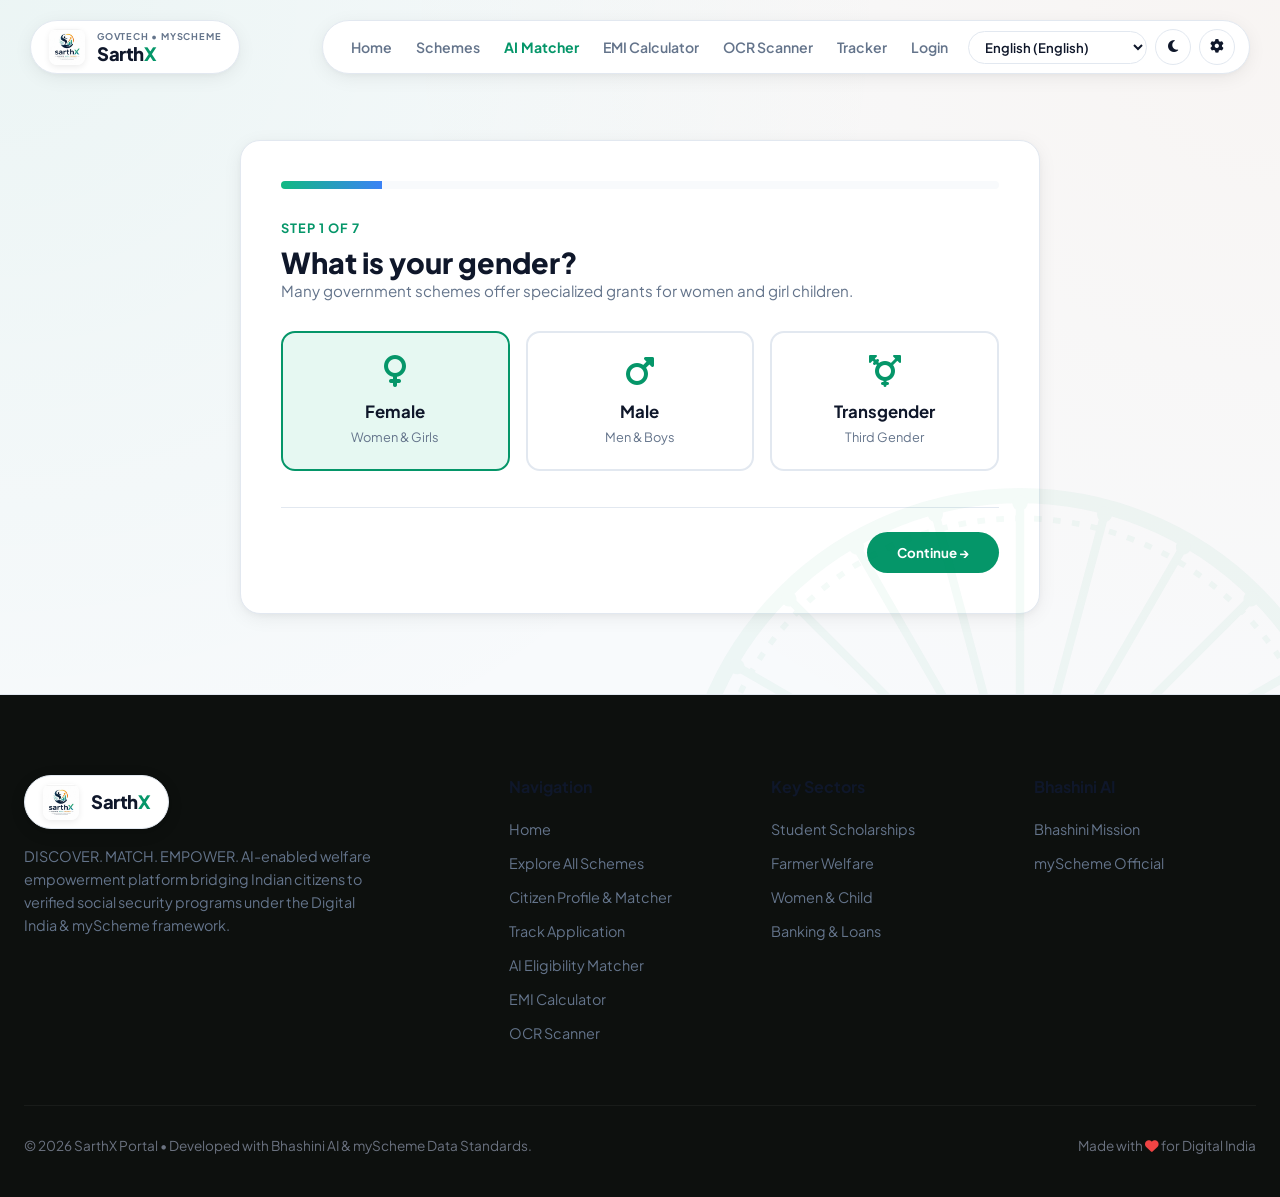
<file: aimatcher.html>
<!DOCTYPE html>
<html lang="en">
<head>
    <meta charset="UTF-8">
    <meta name="viewport" content="width=device-width, initial-scale=1.0">
    <title>AI Scheme Matcher - SarthX MyScheme Portal</title>
    <!-- FontAwesome 6 Icons -->
    <link rel="stylesheet" href="https://cdnjs.cloudflare.com/ajax/libs/font-awesome/6.4.0/css/all.min.css">
    <!-- Google Font: Plus Jakarta Sans -->
    <link href="https://fonts.googleapis.com/css2?family=Plus+Jakarta+Sans:wght@400;500;600;700;800&display=swap" rel="stylesheet">
    <!-- Custom Stylesheet -->
    <link rel="stylesheet" href="css/style.css">
</head>
<body>

    <!-- ==============================================
       EXACT DUAL-PILL NAVBAR
       ============================================== -->
    <header class="site-header">
        <a href="index.html" class="nav-brand-pill">
            <img src="img/sarthx-logo.png" alt="SarthX Logo" class="brand-logo-img">
            <div class="brand-text-box">
                <span class="brand-subtitle">GovTech • MyScheme</span>
                <span class="nav-brand">Sarth<span>X</span></span>
            </div>
        </a>

        <nav class="nav-pill-right">
            <ul class="nav-links">
                <li><a href="index.html" data-i18n="Home">Home</a></li>
                <li><a href="schemes.html" data-i18n="Schemes">Schemes</a></li>
                <li><a href="aimatcher.html" class="active" data-i18n="AI Matcher">AI Matcher</a></li>
                <li><a href="calculator.html" data-i18n="Calculator">EMI Calculator</a></li>
                <li><a href="ocr-scanner.html" data-i18n="OCR Scanner">OCR Scanner</a></li>
                <li><a href="tracker.html" data-i18n="Tracker">Track Application</a></li>
                <li><a href="login.html" data-i18n="Login">Login / Match</a></li>
            </ul>

            <div class="nav-actions">
                <select id="languageSelect" class="nav-lang-select" title="Choose Language (Bhashini)">
                    <option value="en">English</option>
                    <option value="hi">हिन्दी (Hindi)</option>
                    <option value="bn">বাংলা (Bengali)</option>
                    <option value="mr">मराठी (Marathi)</option>
                    <option value="te">తెలుగు (Telugu)</option>
                    <option value="ta">தமிழ் (Tamil)</option>
                    <option value="gu">ગુજરાતી (Gujarati)</option>
                    <option value="kn">ಕನ್ನಡ (Kannada)</option>
                    <option value="ml">മലയാളം (Malayalam)</option>
                    <option value="pa">ਪੰਜਾਬੀ (Punjabi)</option>
                    <option value="or">ଓଡ଼ିଆ (Odia)</option>
                    <option value="as">অসমীয়া (Assamese)</option>
                    <option value="ur">اردو (Urdu)</option>
                </select>

                <button id="themeToggleBtn" class="theme-toggle-btn" title="Toggle Light/Dark Theme" onclick="toggleTheme()">
                    <i class="fa-solid fa-moon"></i>
                </button>

                <button id="bhashiniSettingsBtn" class="nav-icon-btn" onclick="openBhashiniModal()" title="Bhashini AI Settings">
                    <i class="fa-solid fa-gear"></i>
                </button>

                <button id="mobileMenuBtn" class="mobile-toggle" aria-label="Open navigation menu">
                    <i class="fa-solid fa-bars"></i>
                </button>
            </div>
        </nav>
    </header>

    <!-- Mobile Drawer -->
    <div id="mobileDrawer" style="display: none; position: fixed; top: 80px; left: 20px; right: 20px; background: var(--bg-card); border: 1px solid var(--border-color); border-radius: 16px; padding: 24px; z-index: 999; box-shadow: var(--shadow-soft);">
        <ul style="list-style: none; display: flex; flex-direction: column; gap: 16px;">
            <li><a href="index.html" style="font-size: 1.1rem; font-weight: 600; color: var(--text-main);">Home</a></li>
            <li><a href="schemes.html" style="font-size: 1.1rem; font-weight: 600; color: var(--text-main);">Schemes Directory</a></li>
            <li><a href="aimatcher.html" style="font-size: 1.1rem; font-weight: 700; color: var(--primary);">AI Matcher</a></li>
            <li><a href="calculator.html" style="font-size: 1.1rem; font-weight: 600; color: var(--text-main);">EMI Calculator</a></li>
            <li><a href="ocr-scanner.html" style="font-size: 1.1rem; font-weight: 600; color: var(--text-main);">OCR Scanner</a></li>
            <li><a href="tracker.html" style="font-size: 1.1rem; font-weight: 600; color: var(--text-main);">Track Application</a></li>
            <li><a href="login.html" style="font-size: 1.1rem; font-weight: 600; color: var(--text-main);">Login / Match</a></li>
        </ul>
    </div>

    <!-- ==============================================
       AI MATCHER 7-STEP WIZARD
       ============================================== -->
    <div class="wizard-wrapper">
        
        <!-- Auto-filled from OCR Alert Banner -->
        <div id="ocrAutofillBanner" style="display: none; background: rgba(16,185,129,0.15); border: 1px solid rgba(16,185,129,0.35); border-radius: 14px; padding: 16px 20px; margin-bottom: 20px; align-items: center; justify-content: space-between;">
            <div style="display: flex; align-items: center; gap: 12px;">
                <i class="fa-solid fa-id-card" style="font-size: 1.5rem; color: var(--primary);"></i>
                <div>
                    <h4 style="color: #fff; font-size: 1rem;">Profile Auto-Filled from Document OCR!</h4>
                    <p style="color: var(--text-muted); font-size: 0.85rem;">Age, gender, and income have been pre-populated from your scanned document.</p>
                </div>
            </div>
            <button type="button" class="search-submit-btn" style="padding: 8px 16px; font-size: 0.82rem;" onclick="computeMatches()">
                Quick Match &rarr;
            </button>
        </div>

        <div class="wizard-card" id="wizardCard">
            
            <!-- Progress Bar -->
            <div class="wizard-progress">
                <div class="progress-fill" id="progressFill"></div>
            </div>

            <!-- STEP 1: GENDER -->
            <div class="wizard-step active" id="step1">
                <div class="step-header">
                    <span class="step-num">Step 1 of 7</span>
                    <h2 class="step-title">What is your gender?</h2>
                    <p style="color: var(--text-muted); font-size: 0.95rem;">Many government schemes offer specialized grants for women and girl children.</p>
                </div>

                <div class="options-grid" id="genderOptions">
                    <div class="option-card selected" data-value="female">
                        <i class="fa-solid fa-venus"></i>
                        <h4>Female</h4>
                        <p>Women & Girls</p>
                    </div>
                    <div class="option-card" data-value="male">
                        <i class="fa-solid fa-mars"></i>
                        <h4>Male</h4>
                        <p>Men & Boys</p>
                    </div>
                    <div class="option-card" data-value="transgender">
                        <i class="fa-solid fa-transgender"></i>
                        <h4>Transgender</h4>
                        <p>Third Gender</p>
                    </div>
                </div>

                <div class="wizard-nav" style="justify-content: flex-end;">
                    <button type="button" class="wizard-btn-next" onclick="nextStep(2)">Continue &rarr;</button>
                </div>
            </div>

            <!-- STEP 2: AGE -->
            <div class="wizard-step" id="step2">
                <div class="step-header">
                    <span class="step-num">Step 2 of 7</span>
                    <h2 class="step-title">How old are you?</h2>
                    <p style="color: var(--text-muted); font-size: 0.95rem;">Age determines qualification for youth scholarships, work schemes, or senior pensions.</p>
                </div>

                <div class="age-slider-box">
                    <div class="age-display" id="ageDisplay">21 <span style="font-size: 1.5rem; color: #9ca3af;">Years</span></div>
                    <input type="range" min="0" max="95" value="21" class="range-slider" id="ageInput" oninput="updateAgeDisplay(this.value)">
                </div>

                <div class="wizard-nav">
                    <button type="button" class="wizard-btn-prev" onclick="nextStep(1)">&larr; Back</button>
                    <button type="button" class="wizard-btn-next" onclick="nextStep(3)">Continue &rarr;</button>
                </div>
            </div>

            <!-- STEP 3: STATE & AREA -->
            <div class="wizard-step" id="step3">
                <div class="step-header">
                    <span class="step-num">Step 3 of 7</span>
                    <h2 class="step-title">Where do you reside?</h2>
                    <p style="color: var(--text-muted); font-size: 0.95rem;">Select your state and whether you live in a rural village or urban city.</p>
                </div>

                <div style="margin-bottom: 24px;">
                    <label style="font-size: 0.85rem; font-weight: 700; color: var(--text-muted); display: block; margin-bottom: 8px;">State or Union Territory</label>
                    <select id="userStateSelect" class="filter-select" style="width: 100%; height: 50px;">
                        <option value="All India">All India / Central</option>
                        <option value="Uttar Pradesh">Uttar Pradesh</option>
                        <option value="Maharashtra">Maharashtra</option>
                        <option value="Bihar">Bihar</option>
                        <option value="Madhya Pradesh">Madhya Pradesh</option>
                        <option value="Rajasthan">Rajasthan</option>
                        <option value="Tamil Nadu">Tamil Nadu</option>
                        <option value="West Bengal">West Bengal</option>
                        <option value="Karnataka">Karnataka</option>
                        <option value="Gujarat">Gujarat</option>
                        <option value="Delhi">Delhi</option>
                    </select>
                </div>

                <label style="font-size: 0.85rem; font-weight: 700; color: var(--text-muted); display: block; margin-bottom: 8px;">Area Type</label>
                <div class="options-grid" id="areaOptions">
                    <div class="option-card selected" data-value="rural">
                        <i class="fa-solid fa-tree"></i>
                        <h4>Rural</h4>
                        <p>Village / Gram Panchayat</p>
                    </div>
                    <div class="option-card" data-value="urban">
                        <i class="fa-solid fa-city"></i>
                        <h4>Urban</h4>
                        <p>City / Town Municipality</p>
                    </div>
                </div>

                <div class="wizard-nav">
                    <button type="button" class="wizard-btn-prev" onclick="nextStep(2)">&larr; Back</button>
                    <button type="button" class="wizard-btn-next" onclick="nextStep(4)">Continue &rarr;</button>
                </div>
            </div>

            <!-- STEP 4: CASTE / CATEGORY -->
            <div class="wizard-step" id="step4">
                <div class="step-header">
                    <span class="step-num">Step 4 of 7</span>
                    <h2 class="step-title">Select your Social Category</h2>
                    <p style="color: var(--text-muted); font-size: 0.95rem;">Several central welfare programs provide affirmative quotas and full fee reimbursements.</p>
                </div>

                <div class="options-grid" id="casteOptions">
                    <div class="option-card selected" data-value="general">
                        <i class="fa-solid fa-user-check"></i>
                        <h4>General</h4>
                        <p>Unreserved</p>
                    </div>
                    <div class="option-card" data-value="obc">
                        <i class="fa-solid fa-users"></i>
                        <h4>OBC</h4>
                        <p>Other Backward</p>
                    </div>
                    <div class="option-card" data-value="sc">
                        <i class="fa-solid fa-award"></i>
                        <h4>SC</h4>
                        <p>Scheduled Caste</p>
                    </div>
                    <div class="option-card" data-value="st">
                        <i class="fa-solid fa-mountain-sun"></i>
                        <h4>ST</h4>
                        <p>Scheduled Tribe</p>
                    </div>
                    <div class="option-card" data-value="ews">
                        <i class="fa-solid fa-certificate"></i>
                        <h4>EWS</h4>
                        <p>Economically Weaker</p>
                    </div>
                    <div class="option-card" data-value="minority">
                        <i class="fa-solid fa-hands-holding-child"></i>
                        <h4>Minority</h4>
                        <p>Minority Community</p>
                    </div>
                </div>

                <div class="wizard-nav">
                    <button type="button" class="wizard-btn-prev" onclick="nextStep(3)">&larr; Back</button>
                    <button type="button" class="wizard-btn-next" onclick="nextStep(5)">Continue &rarr;</button>
                </div>
            </div>

            <!-- STEP 5: OCCUPATION -->
            <div class="wizard-step" id="step5">
                <div class="step-header">
                    <span class="step-num">Step 5 of 7</span>
                    <h2 class="step-title">What is your current occupation?</h2>
                    <p style="color: var(--text-muted); font-size: 0.95rem;">Select your primary activity to find occupation-specific grants, training, and loans.</p>
                </div>

                <div class="options-grid" id="occupationOptions">
                    <div class="option-card selected" data-value="student">
                        <i class="fa-solid fa-graduation-cap"></i>
                        <h4>Student</h4>
                        <p>School / College / Higher Ed</p>
                    </div>
                    <div class="option-card" data-value="farmer">
                        <i class="fa-solid fa-tractor"></i>
                        <h4>Farmer</h4>
                        <p>Agriculture & Cultivator</p>
                    </div>
                    <div class="option-card" data-value="self-employed">
                        <i class="fa-solid fa-briefcase"></i>
                        <h4>Self-Employed / MSME</h4>
                        <p>Business / Shop / Startup</p>
                    </div>
                    <div class="option-card" data-value="worker">
                        <i class="fa-solid fa-hammer"></i>
                        <h4>Unorganized Worker</h4>
                        <p>Laborer / Artisan / Vendor</p>
                    </div>
                    <div class="option-card" data-value="unemployed">
                        <i class="fa-solid fa-user-clock"></i>
                        <h4>Unemployed Youth</h4>
                        <p>Seeking Skill / Job</p>
                    </div>
                </div>

                <div class="wizard-nav">
                    <button type="button" class="wizard-btn-prev" onclick="nextStep(4)">&larr; Back</button>
                    <button type="button" class="wizard-btn-next" onclick="nextStep(6)">Continue &rarr;</button>
                </div>
            </div>

            <!-- STEP 6: ANNUAL FAMILY INCOME -->
            <div class="wizard-step" id="step6">
                <div class="step-header">
                    <span class="step-num">Step 6 of 7</span>
                    <h2 class="step-title">What is your annual family income?</h2>
                    <p style="color: var(--text-muted); font-size: 0.95rem;">Government subsidies and scholarships have specific parental/family income ceilings.</p>
                </div>

                <div class="options-grid" id="incomeOptions">
                    <div class="option-card selected" data-value="bpl" data-num="100000">
                        <i class="fa-solid fa-coins"></i>
                        <h4>Below ₹1 Lakh</h4>
                        <p>BPL / Antyodaya</p>
                    </div>
                    <div class="option-card" data-value="low" data-num="250000">
                        <i class="fa-solid fa-wallet"></i>
                        <h4>₹1 Lakh – ₹2.5 Lakhs</h4>
                        <p>Low Income (LIG)</p>
                    </div>
                    <div class="option-card" data-value="mid" data-num="500000">
                        <i class="fa-solid fa-sack-dollar"></i>
                        <h4>₹2.5 Lakhs – ₹5 Lakhs</h4>
                        <p>Moderate Income</p>
                    </div>
                    <div class="option-card" data-value="mid-high" data-num="800000">
                        <i class="fa-solid fa-money-bill-trend-up"></i>
                        <h4>₹5 Lakhs – ₹8 Lakhs</h4>
                        <p>Middle Income (MIG)</p>
                    </div>
                    <div class="option-card" data-value="high" data-num="1500000">
                        <i class="fa-solid fa-building-columns"></i>
                        <h4>Above ₹8 Lakhs</h4>
                        <p>Higher Income</p>
                    </div>
                </div>

                <div class="wizard-nav">
                    <button type="button" class="wizard-btn-prev" onclick="nextStep(5)">&larr; Back</button>
                    <button type="button" class="wizard-btn-next" onclick="nextStep(7)">Continue &rarr;</button>
                </div>
            </div>

            <!-- STEP 7: SPECIAL STATUS (LAND & DISABILITY) -->
            <div class="wizard-step" id="step7">
                <div class="step-header">
                    <span class="step-num">Step 7 of 7</span>
                    <h2 class="step-title">Special Beneficiary Status</h2>
                    <p style="color: var(--text-muted); font-size: 0.95rem;">Check any that apply to unlock special disability pensions, farmer grants, or girl child savings.</p>
                </div>

                <div style="display: flex; flex-direction: column; gap: 16px; margin-bottom: 36px;">
                    <label class="option-card" style="display: flex; align-items: center; justify-content: space-between; text-align: left; padding: 18px 24px;">
                        <div>
                            <h4 style="font-size: 1.1rem; color: #fff;"><i class="fa-solid fa-wheelchair" style="font-size: 1.2rem; margin-right: 8px; vertical-align: middle;"></i> Person with Benchmark Disability (Divyangjan)</h4>
                            <p style="font-size: 0.85rem; color: var(--text-muted);">40% or more certified benchmark disability</p>
                        </div>
                        <input type="checkbox" id="userDisabilityInput" style="width: 20px; height: 20px; accent-color: var(--primary);">
                    </label>

                    <label class="option-card" style="display: flex; align-items: center; justify-content: space-between; text-align: left; padding: 18px 24px;">
                        <div>
                            <h4 style="font-size: 1.1rem; color: #fff;"><i class="fa-solid fa-seedling" style="font-size: 1.2rem; margin-right: 8px; vertical-align: middle;"></i> Owns Agricultural Land</h4>
                            <p style="font-size: 0.85rem; color: var(--text-muted);">Family owns cultivable agricultural land (Khasra/Khatauni)</p>
                        </div>
                        <input type="checkbox" id="userLandInput" style="width: 20px; height: 20px; accent-color: var(--primary);">
                    </label>

                    <label class="option-card" style="display: flex; align-items: center; justify-content: space-between; text-align: left; padding: 18px 24px;">
                        <div>
                            <h4 style="font-size: 1.1rem; color: #fff;"><i class="fa-solid fa-child-dress" style="font-size: 1.2rem; margin-right: 8px; vertical-align: middle;"></i> Girl Child in Family (&lt; 10 Years)</h4>
                            <p style="font-size: 0.85rem; color: var(--text-muted);">Qualifies for Sukanya Samriddhi Yojana (SSY)</p>
                        </div>
                        <input type="checkbox" id="userGirlChildInput" style="width: 20px; height: 20px; accent-color: var(--primary);">
                    </label>
                </div>

                <div class="wizard-nav">
                    <button type="button" class="wizard-btn-prev" onclick="nextStep(6)">&larr; Back</button>
                    <button type="button" class="wizard-btn-next" style="background: linear-gradient(135deg, #10b981 0%, #3b82f6 100%);" onclick="computeMatches()">
                        <span>Calculate Eligible Schemes</span>
                        <i class="fa-solid fa-wand-magic-sparkles"></i>
                    </button>
                </div>
            </div>

            <!-- RESULTS STEP: DISPLAY MATCHED SCHEMES WITH DIRECT APPLY -->
            <div class="wizard-step" id="stepResults">
                <div class="step-header" style="text-align: center;">
                    <span class="step-num"><i class="fa-solid fa-circle-check"></i> AI EVALUATION COMPLETE</span>
                    <h2 class="step-title" id="resultsMainTitle">Schemes Matching Your Profile</h2>
                    <p style="color: var(--text-muted); font-size: 0.95rem;">We evaluated 50+ government welfare schemes based on your inputs.</p>
                </div>

                <!-- User Profile Badges Summary -->
                <div id="profileSummaryBadges" style="display: flex; flex-wrap: wrap; gap: 8px; justify-content: center; margin-bottom: 30px;"></div>

                <!-- 100% Matches Section -->
                <div style="margin-bottom: 40px;">
                    <h3 style="font-size: 1.3rem; color: #fff; margin-bottom: 16px; display: flex; align-items: center; gap: 10px;">
                        <span style="background: #10b981; color: #fff; width: 28px; height: 28px; border-radius: 50%; display: flex; align-items: center; justify-content: center; font-size: 0.85rem;">
                            <i class="fa-solid fa-check"></i>
                        </span>
                        100% Eligible Schemes (<span id="eligibleCount">0</span>)
                    </h3>
                    <div class="schemes-grid" id="eligibleGrid" style="grid-template-columns: repeat(auto-fill, minmax(320px, 1fr));"></div>
                </div>

                <!-- Likely / Conditional Matches -->
                <div style="margin-bottom: 40px;">
                    <h3 style="font-size: 1.2rem; color: var(--text-muted); margin-bottom: 16px; display: flex; align-items: center; gap: 10px;">
                        <span style="background: #f59e0b; color: #fff; width: 28px; height: 28px; border-radius: 50%; display: flex; align-items: center; justify-content: center; font-size: 0.85rem;">
                            <i class="fa-solid fa-star-half-stroke"></i>
                        </span>
                        Potentially Eligible Schemes (<span id="potentialCount">0</span>)
                    </h3>
                    <div class="schemes-grid" id="potentialGrid" style="grid-template-columns: repeat(auto-fill, minmax(320px, 1fr));"></div>
                </div>

                <!-- Actions -->
                <div style="display: flex; gap: 16px; justify-content: center; border-top: 1px solid var(--border-color); padding-top: 24px;">
                    <button type="button" class="wizard-btn-prev" onclick="restartWizard()">
                        <i class="fa-solid fa-rotate-left"></i> Change Profile
                    </button>
                    <a href="schemes.html" class="search-submit-btn">
                        <span>Browse Entire Directory</span>
                        <i class="fa-solid fa-arrow-right"></i>
                    </a>
                </div>
            </div>

        </div>
    </div>

    <!-- Scheme Details Modal -->
    <div class="modal-overlay" id="schemeModal">
        <div class="modal-content">
            <button class="modal-close-btn" onclick="closeSchemeModal()"><i class="fa-solid fa-xmark"></i></button>
            <div class="modal-header">
                <span class="scheme-badge" id="modalBadge">Central</span>
                <div class="modal-title-row">
                    <h3 class="modal-title" id="modalTitle">Scheme Title</h3>
                    <button id="modalTTSBtn" class="tts-speak-btn" title="Listen in your language (Bhashini AI Voice)">
                        <i class="fa-solid fa-volume-high"></i>
                    </button>
                </div>
            </div>
            
            <p class="modal-desc" id="modalDesc">Detailed description...</p>
            
            <div class="modal-info-grid">
                <div class="info-box">
                    <span>Key Benefit</span>
                    <p id="modalBenefit">₹0</p>
                </div>
                <div class="info-box">
                    <span>Level & Scope</span>
                    <p id="modalLevel">Central • All India</p>
                </div>
                <div class="info-box" style="grid-column: 1 / -1;">
                    <span>Eligibility Criteria</span>
                    <p id="modalEligibility" style="font-weight: 500; font-size: 0.9rem; line-height: 1.5;">Eligibility details...</p>
                </div>
            </div>

            <h4 class="modal-section-title"><i class="fa-solid fa-file-shield" style="color: var(--primary);"></i> Documents Required</h4>
            <ul class="modal-docs-list" id="modalDocsList"></ul>

            <h4 class="modal-section-title"><i class="fa-solid fa-circle-info" style="color: var(--primary);"></i> Application Process</h4>
            <p id="modalAppProcess" style="font-size: 0.9rem; color: var(--text-muted); margin-bottom: 24px; line-height: 1.5;"></p>

            <div style="display: flex; gap: 12px; flex-wrap: wrap;">
                <button type="button" id="modalGovAutoFillBtn" class="btn-auto-fill-gov" style="flex: 1.4; padding: 14px; border-radius: var(--radius-pill); font-size: 0.95rem;">
                    <i class="fa-solid fa-file-signature"></i> Auto-Fill & Apply (Gov Bridge)
                </button>
                <a href="#" target="_blank" rel="noopener noreferrer" class="check-details-btn" id="modalApplyBtn" style="flex: 1; padding: 14px; border-radius: var(--radius-pill); display: flex; align-items: center; justify-content: center; gap: 6px;">
                    <span>Direct Official Portal</span>
                    <i class="fa-solid fa-arrow-up-right-from-square"></i>
                </a>
            </div>
        </div>
    </div>

    <!-- Bhashini Config Modal -->
    <div class="modal-overlay" id="bhashiniConfigModal">
        <div class="modal-content" style="max-width: 580px;">
            <button class="modal-close-btn" onclick="closeBhashiniModal()"><i class="fa-solid fa-xmark"></i></button>
            <div class="modal-header">
                <span class="scheme-badge" style="background: rgba(16,185,129,0.2); color: var(--primary);">MeitY • National Language Mission</span>
                <h3 class="modal-title" style="margin-top: 8px;">Bhashini AI Configuration</h3>
            </div>
            <p class="modal-desc">Configure official Bhashini credentials or use smart offline fallback.</p>
            <div style="display: flex; gap: 12px; margin-top: 20px;">
                <button type="button" class="wizard-btn-prev" onclick="closeBhashiniModal()" style="flex: 1;">Close</button>
            </div>
        </div>
    </div>

    <!-- Footer -->
    <footer class="site-footer">
        <div class="footer-container">
            <div>
                <a href="index.html" class="nav-brand-pill" style="display: inline-flex; margin-bottom: 16px;">
                    <img src="img/sarthx-logo.png" alt="SarthX Logo" class="brand-logo-img">
                    <span class="nav-brand">Sarth<span>X</span></span>
                </a>
                <p style="font-size: 0.9rem; color: var(--text-muted); line-height: 1.6; max-width: 360px;">
                    DISCOVER. MATCH. EMPOWER. AI-enabled welfare empowerment platform bridging Indian citizens to verified social security programs under the Digital India & myScheme framework.
                </p>
            </div>

            <div class="footer-col">
                <h3>Navigation</h3>
                <ul class="footer-links">
                    <li><a href="index.html">Home</a></li>
                    <li><a href="schemes.html">Explore All Schemes</a></li>
                    <li><a href="login.html">Citizen Profile & Matcher</a></li>
                    <li><a href="tracker.html">Track Application</a></li>
                    <li><a href="aimatcher.html">AI Eligibility Matcher</a></li>
                    <li><a href="calculator.html">EMI Calculator</a></li>
                    <li><a href="ocr-scanner.html">OCR Scanner</a></li>
                </ul>
            </div>

            <div class="footer-col">
                <h3>Key Sectors</h3>
                <ul class="footer-links">
                    <li><a href="schemes.html?category=students">Student Scholarships</a></li>
                    <li><a href="schemes.html?category=agriculture">Farmer Welfare</a></li>
                    <li><a href="schemes.html?category=women">Women & Child</a></li>
                    <li><a href="schemes.html?category=financial">Banking & Loans</a></li>
                </ul>
            </div>

            <div class="footer-col">
                <h3>Bhashini AI</h3>
                <ul class="footer-links">
                    <li><a href="https://bhashini.gov.in/" target="_blank">Bhashini Mission</a></li>
                    <li><a href="https://myscheme.gov.in/" target="_blank">myScheme Official</a></li>
                </ul>
            </div>
        </div>

        <div class="footer-bottom">
            <span>© 2026 SarthX Portal • Developed with Bhashini AI & myScheme Data Standards.</span>
            <span>Made with <i class="fa-solid fa-heart" style="color: #ef4444;"></i> for Digital India</span>
        </div>
    </footer>

    <!-- Scripts -->
    <script src="js/schemes-data.js"></script>
    <script src="js/translations.js"></script>
    <script src="js/bhashini.js"></script>
    <script src="js/gov-bridge.js"></script>
    <script>
        function toggleTheme() {
            document.body.classList.toggle('dark-theme');
            const isDark = document.body.classList.contains('dark-theme');
            localStorage.setItem('sarthx_theme', isDark ? 'dark' : 'light');
            const icon = document.querySelector('#themeToggleBtn i');
            if (icon) {
                icon.className = isDark ? 'fa-solid fa-sun' : 'fa-solid fa-moon';
            }
        }

        if (localStorage.getItem('sarthx_theme') === 'dark') {
            document.body.classList.add('dark-theme');
            const icon = document.querySelector('#themeToggleBtn i');
            if (icon) icon.className = 'fa-solid fa-sun';
        }
        window.addEventListener('languageChanged', () => {
            const stepRes = document.getElementById('stepResults');
            if (stepRes && stepRes.classList.contains('active')) {
                computeMatches();
            }
        });

        const userProfile = {
            gender: 'female',
            age: 21,
            state: 'All India',
            area: 'rural',
            caste: 'general',
            occupation: 'student',
            incomeNum: 100000,
            incomeKey: 'bpl',
            hasDisability: false,
            landHolding: false,
            hasGirlChild: false
        };

        function setupOptionContainer(containerId, stateKey, onSelect) {
            const cards = document.querySelectorAll(`#${containerId} .option-card`);
            cards.forEach(card => {
                card.addEventListener('click', () => {
                    cards.forEach(c => c.classList.remove('selected'));
                    card.classList.add('selected');
                    const val = card.getAttribute('data-value');
                    userProfile[stateKey] = val;
                    if (onSelect) onSelect(card);
                });
            });
        }

        setupOptionContainer('genderOptions', 'gender');
        setupOptionContainer('areaOptions', 'area');
        setupOptionContainer('casteOptions', 'caste');
        setupOptionContainer('occupationOptions', 'occupation');
        setupOptionContainer('incomeOptions', 'incomeKey', (card) => {
            userProfile.incomeNum = parseInt(card.getAttribute('data-num'), 10) || 100000;
        });

        function updateAgeDisplay(val) {
            userProfile.age = parseInt(val, 10);
            document.getElementById('ageDisplay').innerHTML = `${val} <span style="font-size: 1.5rem; color: #9ca3af;">Years</span>`;
        }

        document.getElementById('userDisabilityInput').addEventListener('change', (e) => {
            userProfile.hasDisability = e.target.checked;
        });
        document.getElementById('userLandInput').addEventListener('change', (e) => {
            userProfile.landHolding = e.target.checked;
        });
        document.getElementById('userGirlChildInput').addEventListener('change', (e) => {
            userProfile.hasGirlChild = e.target.checked;
        });

        function nextStep(stepNum) {
            document.querySelectorAll('.wizard-step').forEach(step => step.classList.remove('active'));
            const targetStep = document.getElementById(`step${stepNum}`);
            if (targetStep) targetStep.classList.add('active');

            const percent = (stepNum / 7) * 100;
            document.getElementById('progressFill').style.width = `${percent}%`;
            window.scrollTo({ top: 120, behavior: 'smooth' });
        }

        function restartWizard() {
            nextStep(1);
        }

        // Compute Matches with Direct Apply Actions
        function computeMatches() {
            userProfile.state = document.getElementById('userStateSelect').value;

            const badgesDiv = document.getElementById('profileSummaryBadges');
            badgesDiv.innerHTML = `
                <span class="quick-tag"><i class="fa-solid fa-venus-mars"></i> ${userProfile.gender.toUpperCase()}</span>
                <span class="quick-tag"><i class="fa-solid fa-cake-candles"></i> ${userProfile.age} Years</span>
                <span class="quick-tag"><i class="fa-solid fa-location-dot"></i> ${userProfile.state} (${userProfile.area})</span>
                <span class="quick-tag"><i class="fa-solid fa-users"></i> ${userProfile.caste.toUpperCase()}</span>
                <span class="quick-tag"><i class="fa-solid fa-briefcase"></i> ${userProfile.occupation.toUpperCase()}</span>
                <span class="quick-tag"><i class="fa-solid fa-wallet"></i> &le; ₹${userProfile.incomeNum.toLocaleString()}</span>
                ${userProfile.hasDisability ? '<span class="quick-tag" style="color: #6366f1;"><i class="fa-solid fa-wheelchair"></i> Divyangjan</span>' : ''}
                ${userProfile.landHolding ? '<span class="quick-tag" style="color: #22c55e;"><i class="fa-solid fa-tractor"></i> Landowner</span>' : ''}
            `;

            const eligibleSchemes = [];
            const potentialSchemes = [];

            window.SCHEMES_DATABASE.forEach(scheme => {
                const crit = scheme.eligibilityCriteria || {};
                let score = 0;
                let totalFactors = 5;

                const minAge = crit.minAge ?? 0;
                const maxAge = crit.maxAge ?? 100;
                if (userProfile.age >= minAge && userProfile.age <= maxAge) score += 1;

                const gender = (crit.gender || 'all').toLowerCase();
                if (gender === 'all' || gender === userProfile.gender.toLowerCase()) score += 1;

                const occupations = Array.isArray(crit.occupations) ? crit.occupations : ['all'];
                const userOcc = (userProfile.occupation || '').toLowerCase();
                const isOccMatch = occupations.includes('all') || occupations.some(o => {
                    const ol = o.toLowerCase();
                    if (userOcc === 'self-employed' && (ol.includes('business') || ol.includes('artisan') || ol.includes('msme') || ol.includes('vendor') || ol.includes('self-employed') || ol.includes('entrepreneur'))) return true;
                    if (userOcc === 'worker' && (ol.includes('worker') || ol.includes('labor') || ol.includes('labour') || ol.includes('artisan') || ol.includes('wage'))) return true;
                    if (userOcc === 'student' && (ol.includes('student') || ol.includes('scholar') || ol.includes('education'))) return true;
                    if (userOcc === 'farmer' && (ol.includes('farmer') || ol.includes('kisan') || ol.includes('agriculture'))) return true;
                    if (userOcc === 'unemployed' && (ol.includes('unemployed') || ol.includes('youth') || ol.includes('job'))) return true;
                    return ol === userOcc || ol.includes(userOcc) || userOcc.includes(ol);
                });
                if (isOccMatch) score += 1;

                const caste = Array.isArray(crit.caste) ? crit.caste : ['all'];
                const userCaste = (userProfile.caste || '').toLowerCase();
                const isCasteMatch = caste.includes('all') || caste.some(c => c.toLowerCase() === userCaste || c.toLowerCase() === 'all');
                if (isCasteMatch) score += 1;

                const maxIncome = crit.maxIncome;
                if (maxIncome === null || maxIncome === undefined || userProfile.incomeNum <= maxIncome) score += 1;

                if (crit.disabilityRequired && !userProfile.hasDisability) score -= 2;
                if (crit.landRequired && !userProfile.landHolding) score -= 2;
                if (scheme.id === 'sukanya-samriddhi' && !userProfile.hasGirlChild && userProfile.gender !== 'female') score -= 2;

                // State jurisdiction check
                const schemeState = (scheme.state || 'All India').toLowerCase();
                const userState = (userProfile.state || 'All India').toLowerCase();
                if (scheme.level === 'State' && userState !== 'all india' && !schemeState.includes(userState) && !userState.includes(schemeState)) {
                    score -= 2; // Penalize mismatching state schemes
                }

                if (score >= totalFactors) {
                    eligibleSchemes.push(scheme);
                } else if (score >= totalFactors - 2) {
                    potentialSchemes.push(scheme);
                }
            });

            document.getElementById('eligibleCount').textContent = eligibleSchemes.length;
            document.getElementById('potentialCount').textContent = potentialSchemes.length;

            document.getElementById('eligibleGrid').innerHTML = renderSchemeCards(eligibleSchemes, true);
            document.getElementById('potentialGrid').innerHTML = renderSchemeCards(potentialSchemes, false);

            document.querySelectorAll('.wizard-step').forEach(step => step.classList.remove('active'));
            document.getElementById('stepResults').classList.add('active');
            document.getElementById('progressFill').style.width = '100%';
            window.scrollTo({ top: 120, behavior: 'smooth' });

            if (window.bhashini) {
                const lang = document.getElementById('languageSelect').value;
                const feedbackText = `Evaluation complete. Found ${eligibleSchemes.length} schemes with 100% eligibility.`;
                window.bhashini.speakText(feedbackText, lang);
            }
        }

        function renderSchemeCards(list, isEligible) {
            if (list.length === 0) {
                return `<p style="color: var(--text-muted); font-size: 0.9rem; grid-column: 1 / -1; padding: 20px; background: var(--bg-dark); border-radius: 12px; text-align: center;">No schemes in this tier.</p>`;
            }

            const detailsLabel = window.t ? window.t('btn_check_details') : 'Details';
            const matchLabel = isEligible ? '100% Match' : 'Likely Eligible';

            return list.map(scheme => {
                const applyLink = scheme.directApplyUrl || scheme.officialUrl;
                const bannerHtml = window.SarthXGovBridge ? SarthXGovBridge.getSchemeVisualBanner(scheme) : '';
                return `
                    <div class="scheme-card animated-card" style="background: var(--bg-dark); border-color: ${isEligible ? 'rgba(16,185,129,0.35)' : 'var(--border-color)'};">
                        <div>
                            ${bannerHtml}
                            <div style="padding: 14px 18px 0 18px;">
                                <div class="card-top" style="margin-bottom: 8px;">
                                    <span class="scheme-badge ${scheme.badgeClass}">${scheme.categoryName}</span>
                                    <span style="font-size: 0.78rem; color: ${isEligible ? 'var(--primary)' : '#f59e0b'}; font-weight: 700;">
                                        <i class="fa-solid ${isEligible ? 'fa-circle-check' : 'fa-triangle-exclamation'}"></i> ${matchLabel}
                                    </span>
                                </div>
                                <div class="scheme-card-body">
                                    <h3 style="font-size: 1.12rem;">${scheme.title}</h3>
                                    <p style="font-size: 0.85rem;">${scheme.brief}</p>
                                </div>
                            </div>
                        </div>
                        <div class="card-footer" style="margin: 14px 18px 18px 18px;">
                            <div class="benefit-row">
                                <span class="benefit-tag" style="font-size: 0.85rem;">${scheme.benefit}</span>
                            </div>
                            <div class="card-actions-group">
                                <button class="check-details-btn" onclick="openSchemeModal('${scheme.id}')">
                                    <i class="fa-solid fa-circle-info"></i> ${detailsLabel}
                                </button>
                                <button class="btn-auto-fill-gov" onclick="SarthXGovBridge.openGovModal('${scheme.id}')" title="Auto-Fill & Apply with SarthX Bridge">
                                    <i class="fa-solid fa-bolt"></i> Auto-Fill
                                </button>
                                <a href="${applyLink}" target="_blank" rel="noopener noreferrer" class="check-details-btn" style="flex: 0.6; display: flex; align-items: center; justify-content: center;" title="Open Official Portal">
                                    <i class="fa-solid fa-arrow-up-right-from-square"></i>
                                </a>
                            </div>
                        </div>
                    </div>
                `;
            }).join('');
        }

        function openSchemeModal(schemeId) {
            const scheme = window.SCHEMES_DATABASE.find(s => s.id === schemeId);
            if (!scheme) return;

            document.getElementById('modalBadge').textContent = scheme.categoryName;
            document.getElementById('modalBadge').className = `scheme-badge ${scheme.badgeClass}`;
            document.getElementById('modalTitle').textContent = scheme.title;
            document.getElementById('modalDesc').textContent = scheme.detailedDescription;
            document.getElementById('modalBenefit').textContent = scheme.benefit;
            document.getElementById('modalLevel').textContent = `${scheme.level} • ${scheme.state}`;
            document.getElementById('modalEligibility').textContent = scheme.eligibilitySummary;
            document.getElementById('modalAppProcess').textContent = scheme.applicationProcess;
            
            const applyLink = scheme.directApplyUrl || scheme.officialUrl;
            document.getElementById('modalApplyBtn').href = applyLink;
            const govBtn = document.getElementById('modalGovAutoFillBtn');
            if (govBtn) {
                govBtn.onclick = () => {
                    closeSchemeModal();
                    if (window.SarthXGovBridge) {
                        window.SarthXGovBridge.openGovModal(scheme.id);
                    }
                };
            }

            const docsList = document.getElementById('modalDocsList');
            docsList.innerHTML = scheme.documentsRequired.map(doc => `
                <li><i class="fa-solid fa-check-circle"></i> <span>${doc}</span></li>
            `).join('');

            const ttsBtn = document.getElementById('modalTTSBtn');
            ttsBtn.onclick = () => {
                const currentLang = document.getElementById('languageSelect').value;
                const speakText = `${scheme.title}. ${scheme.brief}. Key benefit is ${scheme.benefit}.`;
                window.bhashini.speakText(speakText, currentLang);
            };

            document.getElementById('schemeModal').classList.add('active');
        }

        function closeSchemeModal() {
            document.getElementById('schemeModal').classList.remove('active');
            if (window.speechSynthesis) window.speechSynthesis.cancel();
        }

        // Handle OCR Scanner Query Parameters
        function handleOcrUrlParams() {
            const urlParams = new URLSearchParams(window.location.search);
            const fromOcr = urlParams.get('fromOcr');

            if (fromOcr === 'true') {
                const age = parseInt(urlParams.get('age'), 10);
                const gender = urlParams.get('gender');
                const income = parseInt(urlParams.get('income'), 10);
                const state = urlParams.get('state');

                if (!isNaN(age)) {
                    document.getElementById('ageInput').value = age;
                    updateAgeDisplay(age);
                }

                if (gender) {
                    userProfile.gender = gender;
                    document.querySelectorAll('#genderOptions .option-card').forEach(c => {
                        c.classList.toggle('selected', c.getAttribute('data-value') === gender);
                    });
                }

                if (!isNaN(income)) {
                    userProfile.incomeNum = income;
                }

                if (state) {
                    const stateDropdown = document.getElementById('userStateSelect');
                    for (let i = 0; i < stateDropdown.options.length; i++) {
                        if (stateDropdown.options[i].value.toLowerCase().includes(state.toLowerCase())) {
                            stateDropdown.selectedIndex = i;
                            break;
                        }
                    }
                }

                document.getElementById('ocrAutofillBanner').style.display = 'flex';
            }
        }

        // Mobile Menu
        const mobileBtn = document.getElementById('mobileMenuBtn');
        const mobileDrawer = document.getElementById('mobileDrawer');
        if (mobileBtn && mobileDrawer) {
            mobileBtn.addEventListener('click', () => {
                mobileDrawer.style.display = mobileDrawer.style.display === 'none' ? 'block' : 'none';
            });
        }

        function openBhashiniModal() {
            document.getElementById('bhashiniConfigModal').classList.add('active');
        }
        function closeBhashiniModal() {
            document.getElementById('bhashiniConfigModal').classList.remove('active');
        }

        document.addEventListener('DOMContentLoaded', () => {
            handleOcrUrlParams();
        });
    </script>
</body>
</html>
</file>
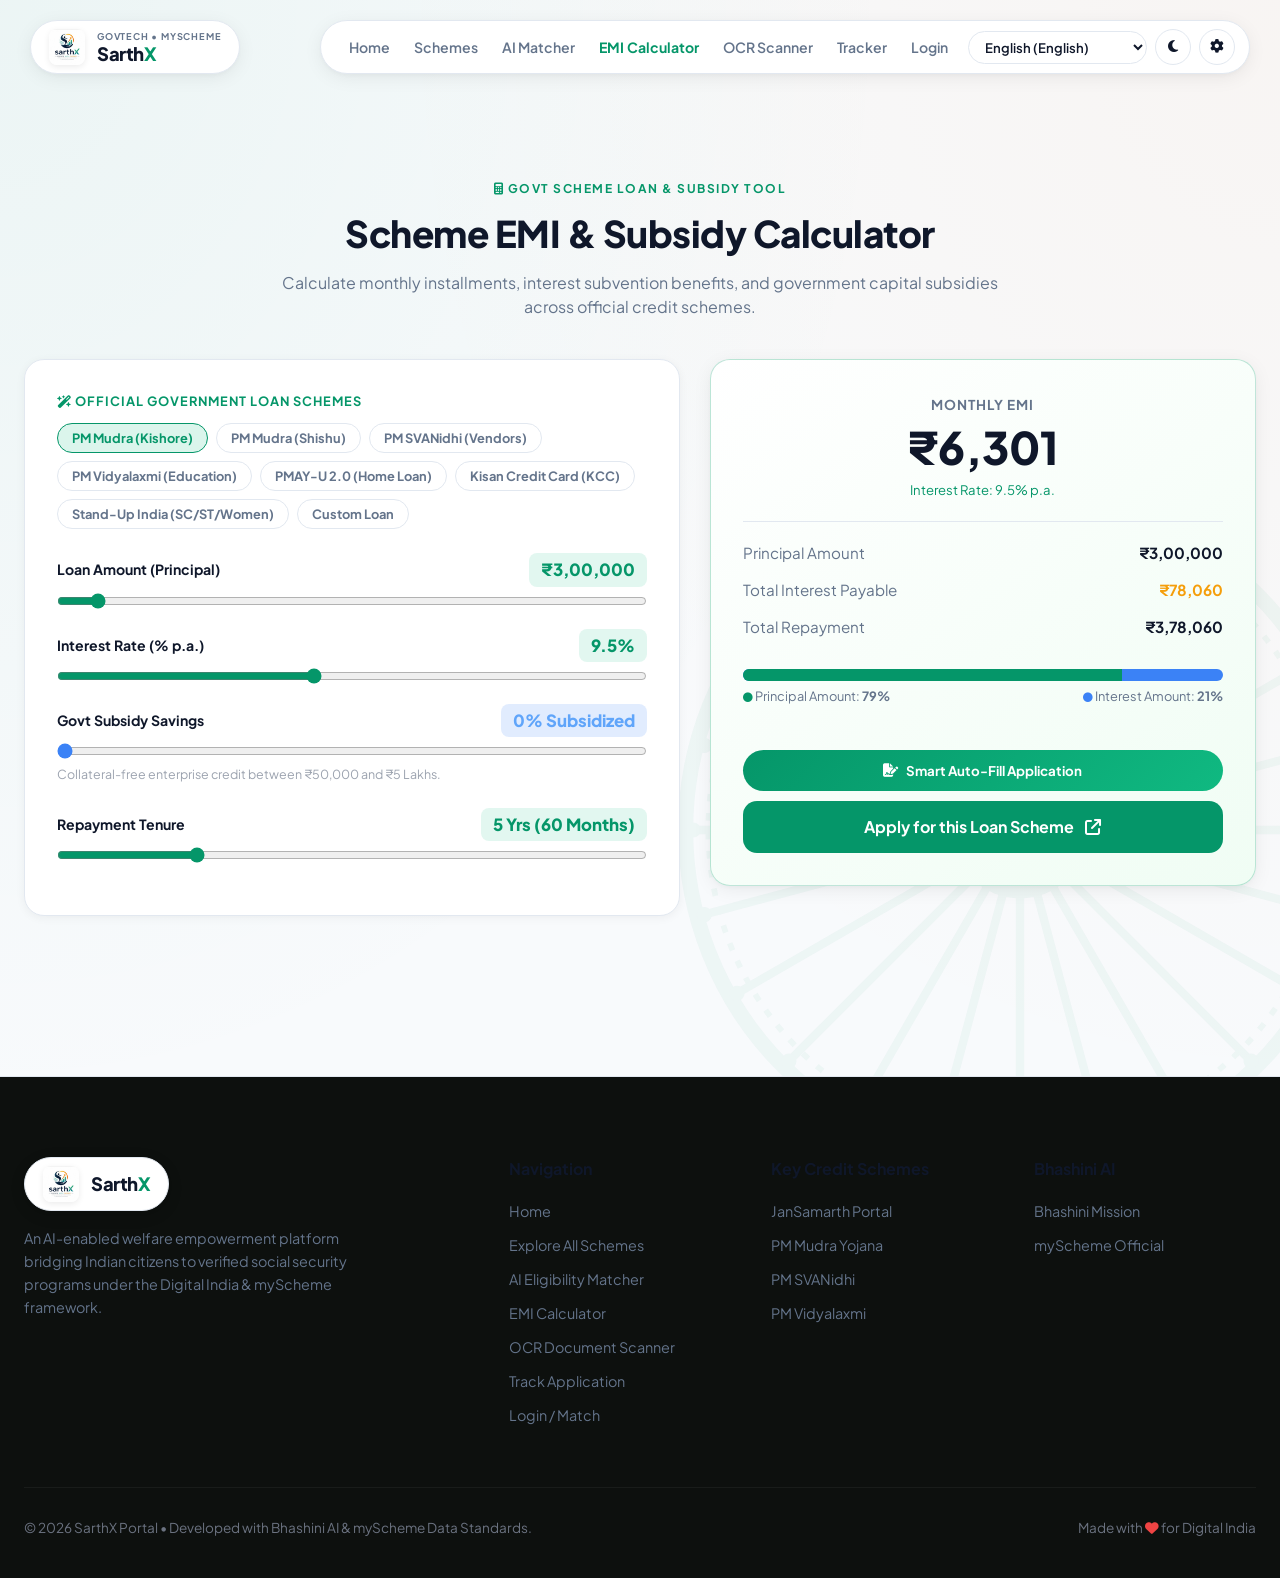
<file: calculator.html>
<!DOCTYPE html>
<html lang="en">
<head>
    <meta charset="UTF-8">
    <meta name="viewport" content="width=device-width, initial-scale=1.0">
    <title>Government Scheme EMI & Subsidy Calculator - SarthX MyScheme</title>
    <!-- FontAwesome 6 Icons -->
    <link rel="stylesheet" href="https://cdnjs.cloudflare.com/ajax/libs/font-awesome/6.4.0/css/all.min.css">
    <!-- Google Font: Plus Jakarta Sans -->
    <link href="https://fonts.googleapis.com/css2?family=Plus+Jakarta+Sans:wght@400;500;600;700;800&display=swap" rel="stylesheet">
    <!-- Custom Stylesheet -->
    <link rel="stylesheet" href="css/style.css">
</head>
<body>

    <!-- ==============================================
       EXACT DUAL-PILL NAVBAR
       ============================================== -->
    <header class="site-header">
        <a href="index.html" class="nav-brand-pill">
            <img src="img/sarthx-logo.png" alt="SarthX Logo" class="brand-logo-img">
            <div class="brand-text-box">
                <span class="brand-subtitle">GovTech • MyScheme</span>
                <span class="nav-brand">Sarth<span>X</span></span>
            </div>
        </a>

        <nav class="nav-pill-right">
            <ul class="nav-links">
                <li><a href="index.html" data-i18n="Home">Home</a></li>
                <li><a href="schemes.html" data-i18n="Schemes">Schemes</a></li>
                <li><a href="aimatcher.html" data-i18n="AI Matcher">AI Matcher</a></li>
                <li><a href="calculator.html" class="active" data-i18n="Calculator">EMI Calculator</a></li>
                <li><a href="ocr-scanner.html" data-i18n="OCR Scanner">OCR Scanner</a></li>
                <li><a href="tracker.html" data-i18n="Tracker">Track Status</a></li>
                <li><a href="login.html" data-i18n="Login">Login / Match</a></li>
            </ul>

            <div class="nav-actions">
                <select id="languageSelect" class="nav-lang-select" title="Choose Language (Bhashini)">
                    <option value="en">English</option>
                    <option value="hi">हिन्दी (Hindi)</option>
                    <option value="bn">বাংলা (Bengali)</option>
                    <option value="mr">मराठी (Marathi)</option>
                    <option value="te">తెలుగు (Telugu)</option>
                    <option value="ta">தமிழ் (Tamil)</option>
                    <option value="gu">ગુજરાતી (Gujarati)</option>
                    <option value="kn">ಕನ್ನಡ (Kannada)</option>
                    <option value="ml">മലയാളം (Malayalam)</option>
                    <option value="pa">ਪੰਜਾਬੀ (Punjabi)</option>
                    <option value="or">ଓଡ଼ିଆ (Odia)</option>
                    <option value="as">অসমীয়া (Assamese)</option>
                    <option value="ur">اردو (Urdu)</option>
                </select>

                <button id="themeToggleBtn" class="theme-toggle-btn" title="Toggle Light/Dark Theme" onclick="toggleTheme()">
                    <i class="fa-solid fa-moon"></i>
                </button>

                <button id="bhashiniSettingsBtn" class="nav-icon-btn" onclick="openBhashiniModal()" title="Bhashini AI Settings">
                    <i class="fa-solid fa-gear"></i>
                </button>

                <button id="mobileMenuBtn" class="mobile-toggle" aria-label="Open navigation menu">
                    <i class="fa-solid fa-bars"></i>
                </button>
            </div>
        </nav>
    </header>

    <!-- Mobile Drawer -->
    <div id="mobileDrawer" style="display: none; position: fixed; top: 80px; left: 20px; right: 20px; background: var(--bg-card); border: 1px solid var(--border-color); border-radius: 16px; padding: 24px; z-index: 999; box-shadow: 0 20px 40px rgba(0,0,0,0.4);">
        <ul style="list-style: none; display: flex; flex-direction: column; gap: 16px;">
            <li><a href="index.html" style="font-size: 1.1rem; font-weight: 600; color: var(--text-main);">Home</a></li>
            <li><a href="schemes.html" style="font-size: 1.1rem; font-weight: 600; color: var(--text-main);">Schemes Directory</a></li>
            <li><a href="aimatcher.html" style="font-size: 1.1rem; font-weight: 600; color: var(--text-main);">AI Matcher</a></li>
            <li><a href="calculator.html" style="font-size: 1.1rem; font-weight: 700; color: var(--primary);">EMI Calculator</a></li>
            <li><a href="ocr-scanner.html" style="font-size: 1.1rem; font-weight: 600; color: var(--text-main);">OCR Scanner</a></li>
            <li><a href="tracker.html" style="font-size: 1.1rem; font-weight: 600; color: var(--text-main);">Track Application</a></li>
            <li><a href="login.html" style="font-size: 1.1rem; font-weight: 600; color: var(--text-main);">Login / Match</a></li>
        </ul>
    </div>

    <!-- ==============================================
       MAIN CALCULATOR SECTION
       ============================================== -->
    <main class="schemes-page-wrapper">
        <div class="section-container">
            
            <div class="section-head">
                <span class="section-tag"><i class="fa-solid fa-calculator"></i> <span data-i18n="calc_badge">FINANCIAL SUBSIDY & CREDIT PLANNING</span></span>
                <h1 class="section-title" data-i18n="calc_title">Government Scheme EMI & Subsidy Calculator</h1>
                <p style="color: var(--text-muted); max-width: 720px; margin: 10px auto 0 auto;" data-i18n="calc_subtitle">
                    Calculate monthly EMIs, interest savings, and government subventions for Mudra, SVANidhi, Vidyalaxmi, PMAY Housing, and Kisan Credit Card loans.
                </p>
            </div>

            <!-- CALCULATOR GRID -->
            <div class="calculator-grid">
                
                <!-- Input Controls Card -->
                <div class="calculator-card">
                    <span style="font-size: 0.8rem; font-weight: 700; color: var(--primary); text-transform: uppercase; letter-spacing: 1px; display: block; margin-bottom: 12px;" data-i18n="calc_presets_title">
                        <i class="fa-solid fa-wand-magic-sparkles"></i> Select Official Scheme Preset:
                    </span>
                    
                    <div class="calc-preset-tabs" id="presetTabs">
                        <button type="button" class="preset-chip active" data-preset="mudra-kishore" data-i18n="preset_mudra_kishore">PM Mudra (Kishore)</button>
                        <button type="button" class="preset-chip" data-preset="mudra-shishu" data-i18n="preset_mudra_shishu">PM Mudra (Shishu)</button>
                        <button type="button" class="preset-chip" data-preset="svanidhi" data-i18n="preset_svanidhi">PM SVANidhi</button>
                        <button type="button" class="preset-chip" data-preset="vidyalaxmi" data-i18n="preset_vidyalaxmi">PM Vidyalaxmi (Education)</button>
                        <button type="button" class="preset-chip" data-preset="pmay" data-i18n="preset_pmay">PMAY-U 2.0 (Home Loan)</button>
                        <button type="button" class="preset-chip" data-preset="kcc" data-i18n="preset_kcc">Kisan Credit Card (KCC)</button>
                        <button type="button" class="preset-chip" data-preset="standup" data-i18n="preset_standup">Stand-Up India</button>
                        <button type="button" class="preset-chip" data-preset="custom" data-i18n="Custom Loan">Custom Loan</button>
                    </div>

                    <!-- Loan Amount -->
                    <div class="calc-field-group">
                        <div class="calc-label-row">
                            <span class="calc-label" data-i18n="calc_input_amount">Loan Amount (Principal)</span>
                            <span class="calc-val-badge" id="amountBadge">₹3,00,000</span>
                        </div>
                        <input type="range" class="calc-slider" id="amountSlider" min="10000" max="5000000" step="5000" value="300000">
                    </div>

                    <!-- Interest Rate -->
                    <div class="calc-field-group">
                        <div class="calc-label-row">
                            <span class="calc-label" data-i18n="calc_input_rate">Base Bank Interest Rate (% p.a.)</span>
                            <span class="calc-val-badge" id="rateBadge">9.5%</span>
                        </div>
                        <input type="range" class="calc-slider" id="rateSlider" min="3.0" max="18.0" step="0.1" value="9.5">
                    </div>

                    <!-- Government Interest Subvention / Subsidy -->
                    <div class="calc-field-group">
                        <div class="calc-label-row">
                            <span class="calc-label" data-i18n="calc_result_subsidy">Government Interest Subvention (%)</span>
                            <span class="calc-val-badge" id="subventionBadge" style="color: #60a5fa; background: rgba(59,130,246,0.15);">0.0% Subsidized</span>
                        </div>
                        <input type="range" class="calc-slider" id="subventionSlider" min="0.0" max="7.0" step="0.5" value="0.0" style="accent-color: #3b82f6;">
                        <span style="font-size: 0.78rem; color: #9ca3af;" id="subventionNote">Subvention lowers your effective interest rate paid to the bank.</span>
                    </div>

                    <!-- Loan Tenure -->
                    <div class="calc-field-group">
                        <div class="calc-label-row">
                            <span class="calc-label" data-i18n="calc_input_tenure">Loan Tenure</span>
                            <span class="calc-val-badge" id="tenureBadge">5 Years (60 Months)</span>
                        </div>
                        <input type="range" class="calc-slider" id="tenureSlider" min="6" max="240" step="6" value="60">
                    </div>
                </div>

                <!-- Results Summary Card -->
                <div class="calc-results-card">
                    <div class="emi-highlight-box">
                        <span style="font-size: 0.85rem; font-weight: 700; color: var(--text-muted); text-transform: uppercase; letter-spacing: 1px;" data-i18n="calc_result_emi">
                            Monthly EMI Payment
                        </span>
                        <div class="emi-amount-large" id="emiDisplay">₹6,300</div>
                        <span style="font-size: 0.82rem; color: var(--primary);" id="effectiveRateText">
                            Effective Interest Rate: 9.5%
                        </span>
                    </div>

                    <div class="calc-summary-metrics">
                        <div class="metric-item">
                            <span data-i18n="calc_principal_share">Principal Loan Amount</span>
                            <span id="summaryPrincipal">₹3,00,000</span>
                        </div>
                        <div class="metric-item">
                            <span data-i18n="calc_result_interest">Total Interest Payable</span>
                            <span id="summaryInterest" style="color: #f59e0b;">₹78,000</span>
                        </div>
                        <div class="metric-item">
                            <span data-i18n="calc_result_total">Total Payment (Principal + Int)</span>
                            <span id="summaryTotal">₹3,78,000</span>
                        </div>
                        <div class="metric-item" id="subsidyRow" style="display: none; background: rgba(16,185,129,0.1); padding: 8px 12px; border-radius: 8px; border: 1px solid rgba(16,185,129,0.25);">
                            <span style="color: #a7f3d0;"><i class="fa-solid fa-gift"></i> <span data-i18n="calc_result_subsidy">Government Subsidy Savings</span></span>
                            <span id="summarySubsidySavings" style="color: var(--primary);">₹0</span>
                        </div>
                    </div>

                    <!-- Visual Principal vs Interest Split Bar -->
                    <div class="split-bar-container">
                        <div class="split-bar">
                            <div class="split-principal" id="splitPrincipalBar" style="width: 79%;"></div>
                        </div>
                        <div class="split-legend">
                            <span><i class="fa-solid fa-circle" style="color: var(--primary); font-size: 0.6rem;"></i> <span data-i18n="calc_principal_share">Principal</span>: <strong id="principalPercent">79%</strong></span>
                            <span><i class="fa-solid fa-circle" style="color: #3b82f6; font-size: 0.6rem;"></i> <span data-i18n="calc_interest_share">Interest</span>: <strong id="interestPercent">21%</strong></span>
                        </div>
                    </div>

                    <!-- Direct Apply & Auto-Fill CTAs -->
                    <div style="display: flex; flex-direction: column; gap: 10px; margin-top: 14px;">
                        <button type="button" class="wizard-btn-next" onclick="openCurrentPresetGovModal()" style="width: 100%; border: none; justify-content: center; background: linear-gradient(135deg, #059669, #10b981);">
                            <i class="fa-solid fa-file-signature"></i>
                            <span>Smart Auto-Fill Application</span>
                        </button>
                        <a href="https://www.jansamarth.in/" target="_blank" rel="noopener noreferrer" class="modal-action-btn" id="calcApplyBtn">
                            <span data-i18n="calc_apply_cta">Apply Online on Official Portal</span>
                            <i class="fa-solid fa-arrow-up-right-from-square" style="margin-left: 8px;"></i>
                        </a>
                    </div>
                </div>

            </div>

        </div>
    </main>

    <!-- Scheme Details Modal -->
    <div class="modal-overlay" id="schemeModal">
        <div class="modal-content">
            <button class="modal-close-btn" onclick="closeSchemeModal()"><i class="fa-solid fa-xmark"></i></button>
            <div class="modal-header">
                <span class="scheme-badge" id="modalBadge">Central</span>
                <div class="modal-title-row">
                    <h3 class="modal-title" id="modalTitle">Scheme Title</h3>
                    <button id="modalTTSBtn" class="tts-speak-btn" title="Listen in your language (Bhashini AI Voice)">
                        <i class="fa-solid fa-volume-high"></i>
                    </button>
                </div>
            </div>
            
            <p class="modal-desc" id="modalDesc">Detailed description...</p>
            
            <div class="modal-info-grid">
                <div class="info-box">
                    <span>Key Benefit</span>
                    <p id="modalBenefit">₹0</p>
                </div>
                <div class="info-box">
                    <span>Level & Scope</span>
                    <p id="modalLevel">Central • All India</p>
                </div>
            </div>

            <a href="#" target="_blank" rel="noopener noreferrer" class="modal-action-btn" id="modalApplyBtn">
                <span>Proceed to Official Government Portal</span>
                <i class="fa-solid fa-arrow-up-right-from-square" style="margin-left: 8px;"></i>
            </a>
        </div>
    </div>

    <!-- Bhashini Config Modal -->
    <div class="modal-overlay" id="bhashiniConfigModal">
        <div class="modal-content" style="max-width: 580px;">
            <button class="modal-close-btn" onclick="closeBhashiniModal()"><i class="fa-solid fa-xmark"></i></button>
            <div class="modal-header">
                <span class="scheme-badge" style="background: rgba(16,185,129,0.2); color: var(--primary);">MeitY • National Language Mission</span>
                <h3 class="modal-title" style="margin-top: 8px;">Bhashini AI Configuration</h3>
            </div>
            <p class="modal-desc">Configure official Bhashini credentials or use smart offline fallback.</p>
            <div style="display: flex; gap: 12px; margin-top: 20px;">
                <button type="button" class="wizard-btn-prev" onclick="closeBhashiniModal()" style="flex: 1;">Cancel</button>
                <button type="button" class="modal-action-btn" onclick="closeBhashiniModal()" style="flex: 2;">Save Settings</button>
            </div>
        </div>
    </div>

    <!-- Footer -->
    <footer class="site-footer">
        <div class="footer-container">
            <div>
                <a href="index.html" class="nav-brand-pill" style="display: inline-flex; margin-bottom: 16px;">
                    <img src="img/sarthx-logo.png" alt="SarthX Logo" class="brand-logo-img">
                    <span class="nav-brand">Sarth<span>X</span></span>
                </a>
                <p style="font-size: 0.9rem; color: var(--text-muted); line-height: 1.6; max-width: 360px;">
                    An AI-enabled welfare empowerment platform bridging Indian citizens to verified social security programs under the Digital India & myScheme framework.
                </p>
            </div>

            <div class="footer-col">
                <h3>Navigation</h3>
                <ul class="footer-links">
                    <li><a href="index.html">Home</a></li>
                    <li><a href="schemes.html">Explore All Schemes</a></li>
                    <li><a href="aimatcher.html">AI Eligibility Matcher</a></li>
                    <li><a href="calculator.html">EMI Calculator</a></li>
                    <li><a href="ocr-scanner.html">OCR Document Scanner</a></li>
                    <li><a href="tracker.html">Track Application</a></li>
                    <li><a href="login.html">Login / Match</a></li>
                </ul>
            </div>

            <div class="footer-col">
                <h3>Key Credit Schemes</h3>
                <ul class="footer-links">
                    <li><a href="https://www.jansamarth.in/" target="_blank">JanSamarth Portal</a></li>
                    <li><a href="https://www.mudra.org.in/" target="_blank">PM Mudra Yojana</a></li>
                    <li><a href="https://pmsvanidhi.mohua.gov.in/" target="_blank">PM SVANidhi</a></li>
                    <li><a href="https://www.vidyalakshmi.co.in/" target="_blank">PM Vidyalaxmi</a></li>
                </ul>
            </div>

            <div class="footer-col">
                <h3>Bhashini AI</h3>
                <ul class="footer-links">
                    <li><a href="https://bhashini.gov.in/" target="_blank">Bhashini Mission</a></li>
                    <li><a href="https://myscheme.gov.in/" target="_blank">myScheme Official</a></li>
                </ul>
            </div>
        </div>

        <div class="footer-bottom">
            <span>© 2026 SarthX Portal • Developed with Bhashini AI & myScheme Data Standards.</span>
            <span>Made with <i class="fa-solid fa-heart" style="color: #ef4444;"></i> for Digital India</span>
        </div>
    </footer>

    <!-- Scripts -->
    <script src="js/schemes-data.js"></script>
    <script src="js/translations.js"></script>
    <script src="js/bhashini.js"></script>
    <script src="js/gov-bridge.js"></script>
    <script>
        function toggleTheme() {
            document.body.classList.toggle('dark-theme');
            const isDark = document.body.classList.contains('dark-theme');
            localStorage.setItem('sarthx_theme', isDark ? 'dark' : 'light');
            const icon = document.querySelector('#themeToggleBtn i');
            if (icon) {
                icon.className = isDark ? 'fa-solid fa-sun' : 'fa-solid fa-moon';
            }
        }

        if (localStorage.getItem('sarthx_theme') === 'dark') {
            document.body.classList.add('dark-theme');
            const icon = document.querySelector('#themeToggleBtn i');
            if (icon) icon.className = 'fa-solid fa-sun';
        }

        let currentActivePresetKey = 'mudra-kishore';

        function openCurrentPresetGovModal() {
            const p = SCHEME_PRESETS[currentActivePresetKey] || { name: 'PM Mudra Yojana' };
            if (window.SarthXGovBridge) {
                window.SarthXGovBridge.openGovModal(p.name);
            }
        }

        window.addEventListener('languageChanged', () => {
            calculateEMI();
        });

        // Preset Definitions
        const SCHEME_PRESETS = {
            'mudra-kishore': {
                name: 'PM Mudra (Kishore)',
                amount: 300000,
                rate: 9.5,
                subvention: 0.0,
                tenure: 60,
                applyUrl: 'https://www.jansamarth.in/business-activity-loans',
                note: 'Collateral-free enterprise credit between ₹50,000 and ₹5 Lakhs.'
            },
            'mudra-shishu': {
                name: 'PM Mudra (Shishu)',
                amount: 50000,
                rate: 8.5,
                subvention: 0.0,
                tenure: 36,
                applyUrl: 'https://www.jansamarth.in/business-activity-loans',
                note: 'Micro loans up to ₹50,000 for starting roadside shops and vendors.'
            },
            'svanidhi': {
                name: 'PM SVANidhi',
                amount: 20000,
                rate: 10.0,
                subvention: 7.0,
                tenure: 12,
                applyUrl: 'https://pmsvanidhi.mohua.gov.in/Home/PreApplication',
                note: 'Street vendor loan with 7% government interest subsidy credited into bank.'
            },
            'vidyalaxmi': {
                name: 'PM Vidyalaxmi',
                amount: 750000,
                rate: 9.5,
                subvention: 3.0,
                tenure: 84,
                applyUrl: 'https://www.vidyalakshmi.co.in/Students/signup',
                note: 'Collateral-free higher education loan with 3% interest subvention for top colleges.'
            },
            'pmay': {
                name: 'PMAY-U 2.0 Home Loan',
                amount: 2000000,
                rate: 8.5,
                subvention: 4.0,
                tenure: 240,
                applyUrl: 'https://pmaymis.gov.in/Open/Check_Aadhar_Existence.aspx',
                note: 'Interest subvention of 4% on urban home loans up to ₹25 Lakhs.'
            },
            'kcc': {
                name: 'Kisan Credit Card (KCC)',
                amount: 200000,
                rate: 7.0,
                subvention: 3.0,
                tenure: 36,
                applyUrl: 'https://www.jansamarth.in/agri-infrastructure-loan-schemes',
                note: 'Subsidized crop credit at an effective 4% interest rate upon timely repayment.'
            },
            'standup': {
                name: 'Stand-Up India',
                amount: 2500000,
                rate: 8.5,
                subvention: 0.0,
                tenure: 84,
                applyUrl: 'https://www.standupmitra.in/Login/Register',
                note: 'Loans between ₹10 Lakh and ₹1 Crore to SC/ST and Women entrepreneurs.'
            },
            'custom': {
                name: 'Custom Loan',
                amount: 500000,
                rate: 10.0,
                subvention: 0.0,
                tenure: 60,
                applyUrl: 'https://www.jansamarth.in/',
                note: 'Set custom loan amount, rate, and tenure.'
            }
        };

        // DOM elements
        const amountSlider = document.getElementById('amountSlider');
        const rateSlider = document.getElementById('rateSlider');
        const subventionSlider = document.getElementById('subventionSlider');
        const tenureSlider = document.getElementById('tenureSlider');

        const amountBadge = document.getElementById('amountBadge');
        const rateBadge = document.getElementById('rateBadge');
        const subventionBadge = document.getElementById('subventionBadge');
        const tenureBadge = document.getElementById('tenureBadge');

        const emiDisplay = document.getElementById('emiDisplay');
        const effectiveRateText = document.getElementById('effectiveRateText');
        const summaryPrincipal = document.getElementById('summaryPrincipal');
        const summaryInterest = document.getElementById('summaryInterest');
        const summaryTotal = document.getElementById('summaryTotal');
        const subsidyRow = document.getElementById('subsidyRow');
        const summarySubsidySavings = document.getElementById('summarySubsidySavings');

        const splitPrincipalBar = document.getElementById('splitPrincipalBar');
        const principalPercent = document.getElementById('principalPercent');
        const interestPercent = document.getElementById('interestPercent');
        const calcApplyBtn = document.getElementById('calcApplyBtn');
        const presetButtons = document.querySelectorAll('.preset-chip');

        // Calculate EMI Formula
        function calculateEMI() {
            const P = parseFloat(amountSlider.value);
            const baseRate = parseFloat(rateSlider.value);
            const subvention = parseFloat(subventionSlider.value);
            const n = parseInt(tenureSlider.value, 10); // in months

            // Effective rate after government subvention
            const effectiveRate = Math.max(0.1, baseRate - subvention);
            
            // Monthly interest rate
            const r = (effectiveRate / 12) / 100;
            const rBase = (baseRate / 12) / 100;

            // EMI = P * r * (1+r)^n / ((1+r)^n - 1)
            const emi = Math.round((P * r * Math.pow(1 + r, n)) / (Math.pow(1 + r, n) - 1));
            const totalPayment = Math.round(emi * n);
            const totalInterest = Math.max(0, totalPayment - P);

            // Calculation without subvention for savings comparison
            const baseEmi = Math.round((P * rBase * Math.pow(1 + rBase, n)) / (Math.pow(1 + rBase, n) - 1));
            const baseTotalPayment = Math.round(baseEmi * n);
            const subsidySavings = Math.max(0, baseTotalPayment - totalPayment);

            // Update Badges
            amountBadge.textContent = '₹' + P.toLocaleString('en-IN');
            rateBadge.textContent = baseRate.toFixed(1) + '%';
            subventionBadge.textContent = subvention > 0 ? `${subvention.toFixed(1)}% Subsidized` : '0% Subsidized';
            
            const years = Math.floor(n / 12);
            const months = n % 12;
            let tenureText = '';
            if (years > 0) tenureText += `${years} Yr${years > 1 ? 's' : ''} `;
            if (months > 0) tenureText += `${months} Mo${months > 1 ? 's' : ''} `;
            tenureBadge.textContent = `${tenureText.trim()} (${n} Months)`;

            // Update Displays
            emiDisplay.textContent = '₹' + emi.toLocaleString('en-IN');
            effectiveRateText.textContent = subvention > 0 
                ? `Effective Subsidized Rate: ${effectiveRate.toFixed(1)}% (Base ${baseRate}%)`
                : `Interest Rate: ${baseRate}% p.a.`;

            summaryPrincipal.textContent = '₹' + P.toLocaleString('en-IN');
            summaryInterest.textContent = '₹' + totalInterest.toLocaleString('en-IN');
            summaryTotal.textContent = '₹' + totalPayment.toLocaleString('en-IN');

            if (subvention > 0) {
                subsidyRow.style.display = 'flex';
                summarySubsidySavings.textContent = '₹' + subsidySavings.toLocaleString('en-IN');
            } else {
                subsidyRow.style.display = 'none';
            }

            // Split Bar
            const pShare = Math.round((P / totalPayment) * 100);
            const iShare = 100 - pShare;
            splitPrincipalBar.style.width = pShare + '%';
            principalPercent.textContent = pShare + '%';
            interestPercent.textContent = iShare + '%';
        }

        // Apply Preset
        function applyPreset(presetKey) {
            currentActivePresetKey = presetKey;
            const p = SCHEME_PRESETS[presetKey];
            if (!p) return;

            presetButtons.forEach(btn => btn.classList.remove('active'));
            const activeBtn = document.querySelector(`.preset-chip[data-preset="${presetKey}"]`);
            if (activeBtn) activeBtn.classList.add('active');

            amountSlider.value = p.amount;
            rateSlider.value = p.rate;
            subventionSlider.value = p.subvention;
            tenureSlider.value = p.tenure;
            calcApplyBtn.href = p.applyUrl;

            document.getElementById('subventionNote').textContent = p.note;
            calculateEMI();
        }

        // Setup Event Listeners
        [amountSlider, rateSlider, subventionSlider, tenureSlider].forEach(slider => {
            slider.addEventListener('input', calculateEMI);
        });

        presetButtons.forEach(btn => {
            btn.addEventListener('click', () => {
                applyPreset(btn.getAttribute('data-preset'));
            });
        });

        // Mobile Menu
        const mobileBtn = document.getElementById('mobileMenuBtn');
        const mobileDrawer = document.getElementById('mobileDrawer');
        if (mobileBtn && mobileDrawer) {
            mobileBtn.addEventListener('click', () => {
                mobileDrawer.style.display = mobileDrawer.style.display === 'none' ? 'block' : 'none';
            });
        }

        function openBhashiniModal() {
            document.getElementById('bhashiniConfigModal').classList.add('active');
        }
        function closeBhashiniModal() {
            document.getElementById('bhashiniConfigModal').classList.remove('active');
        }

        // Initialize
        document.addEventListener('DOMContentLoaded', () => {
            applyPreset('mudra-kishore');
        });
    </script>
</body>
</html>
</file>
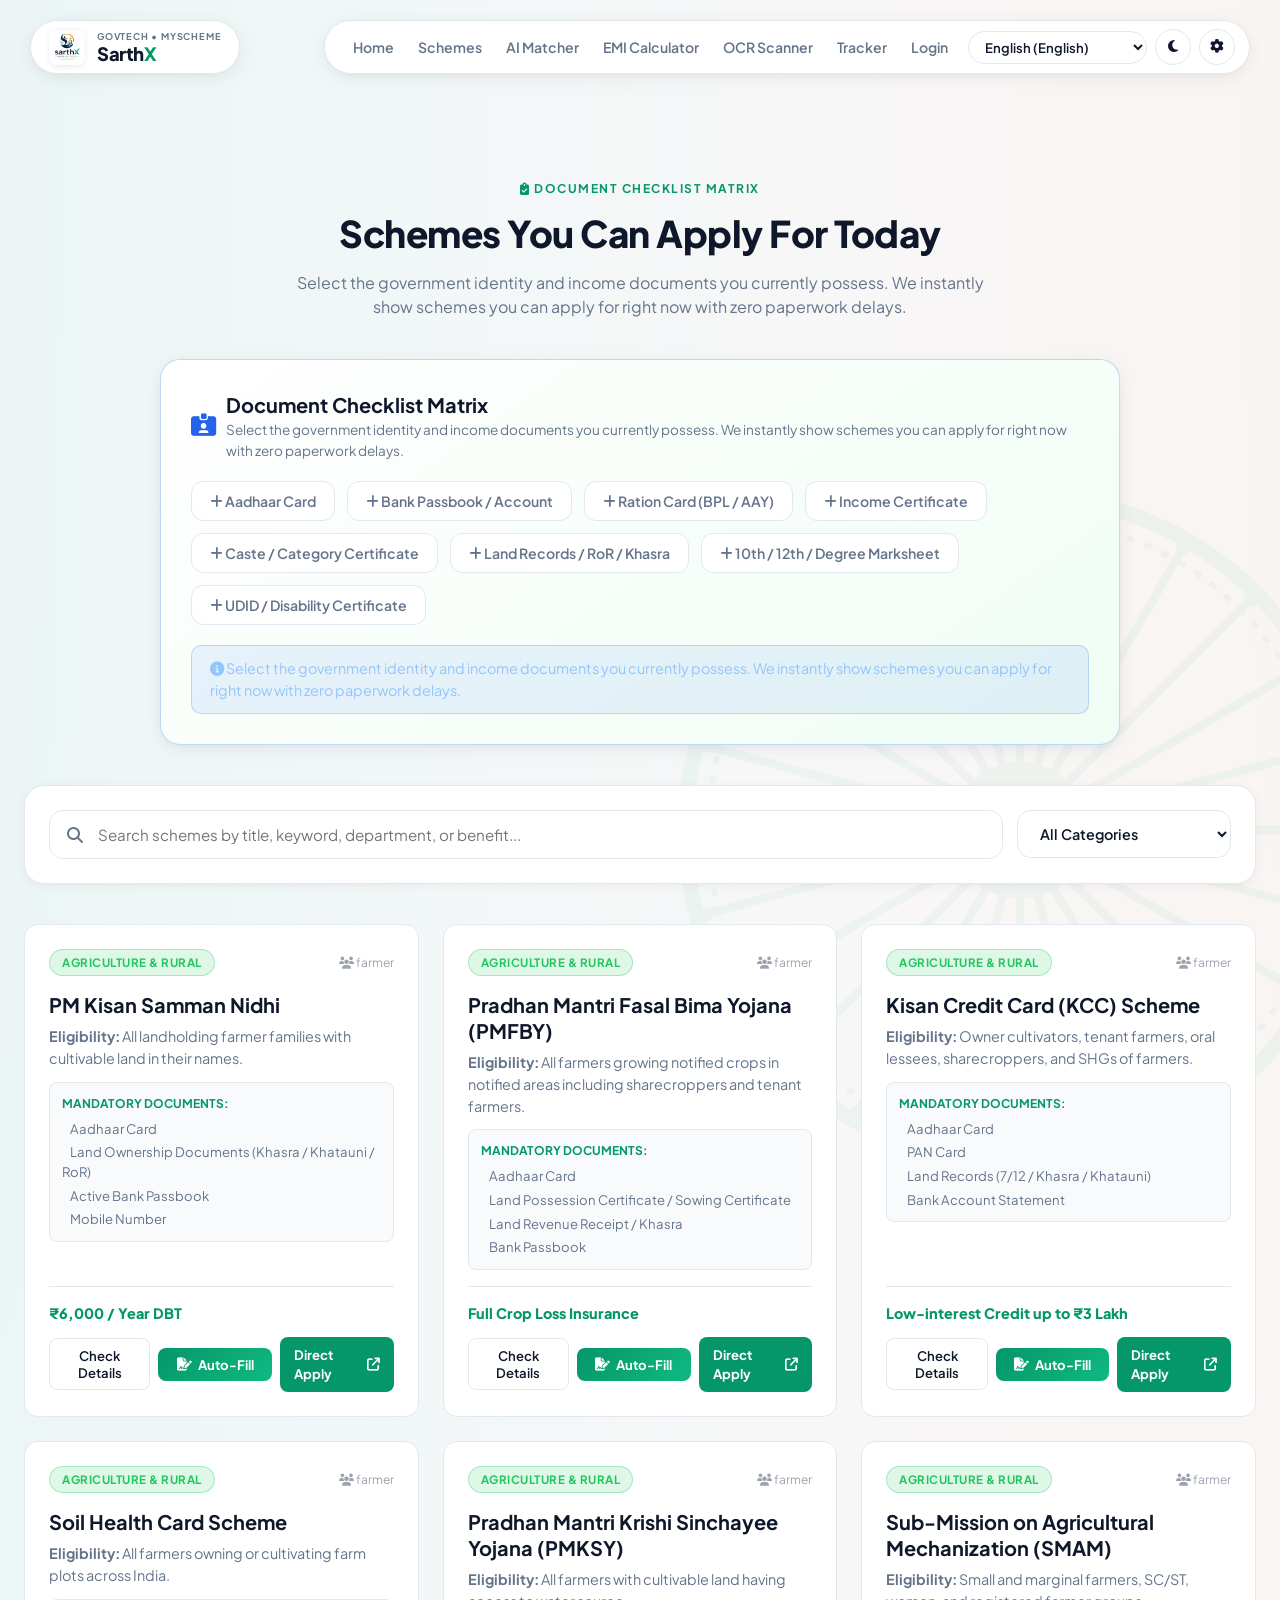
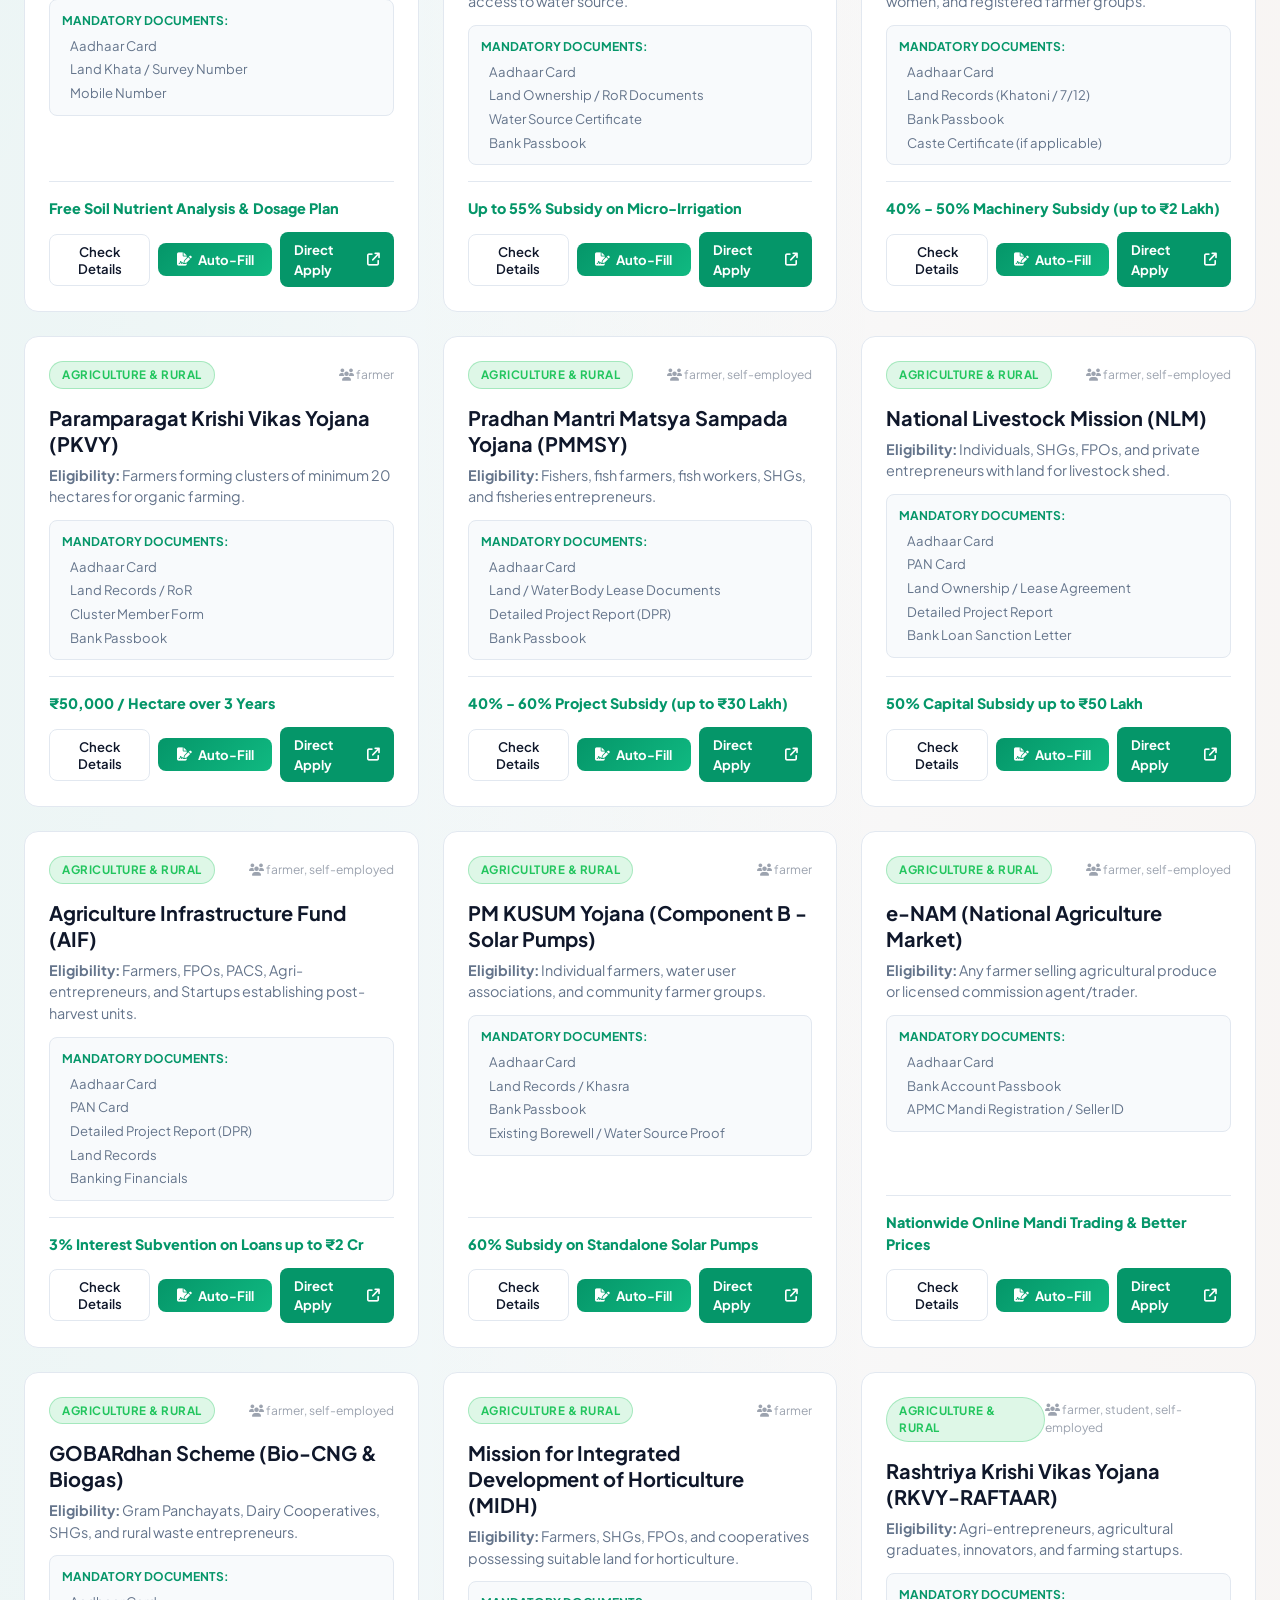
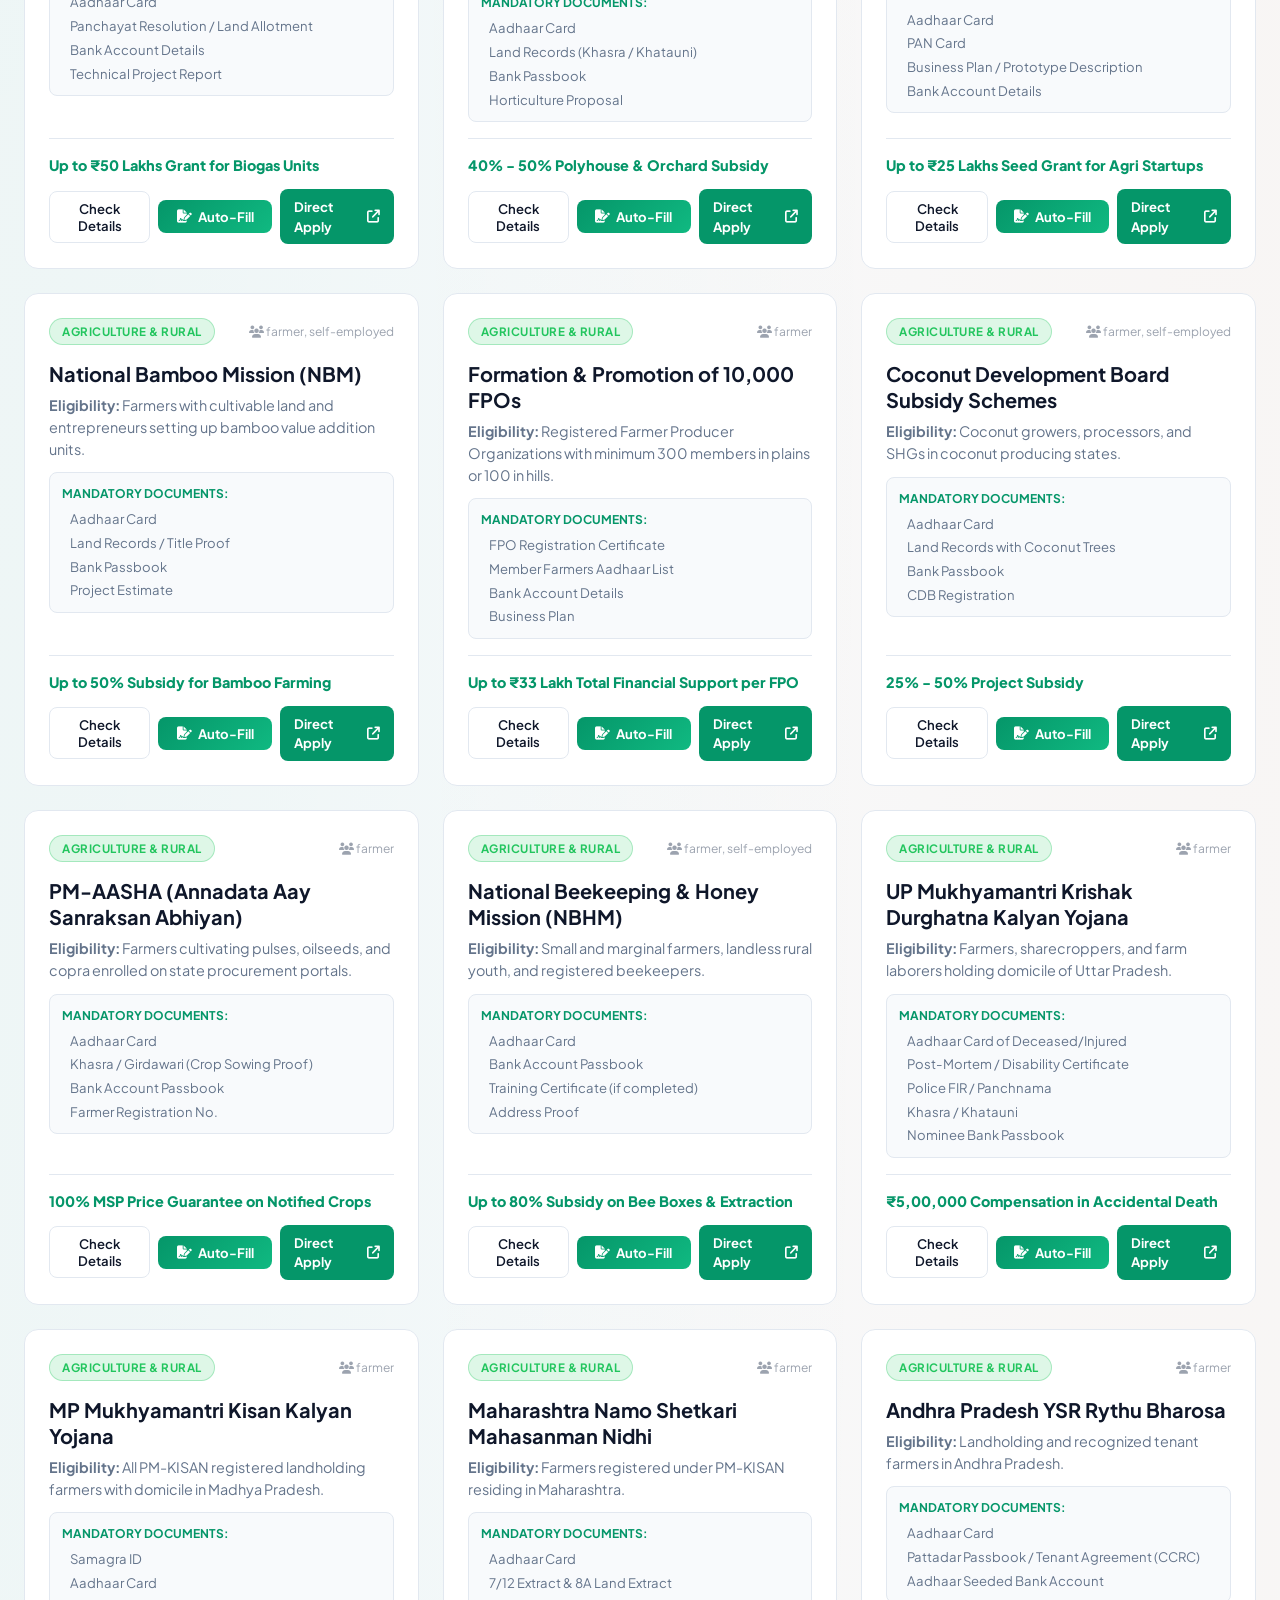
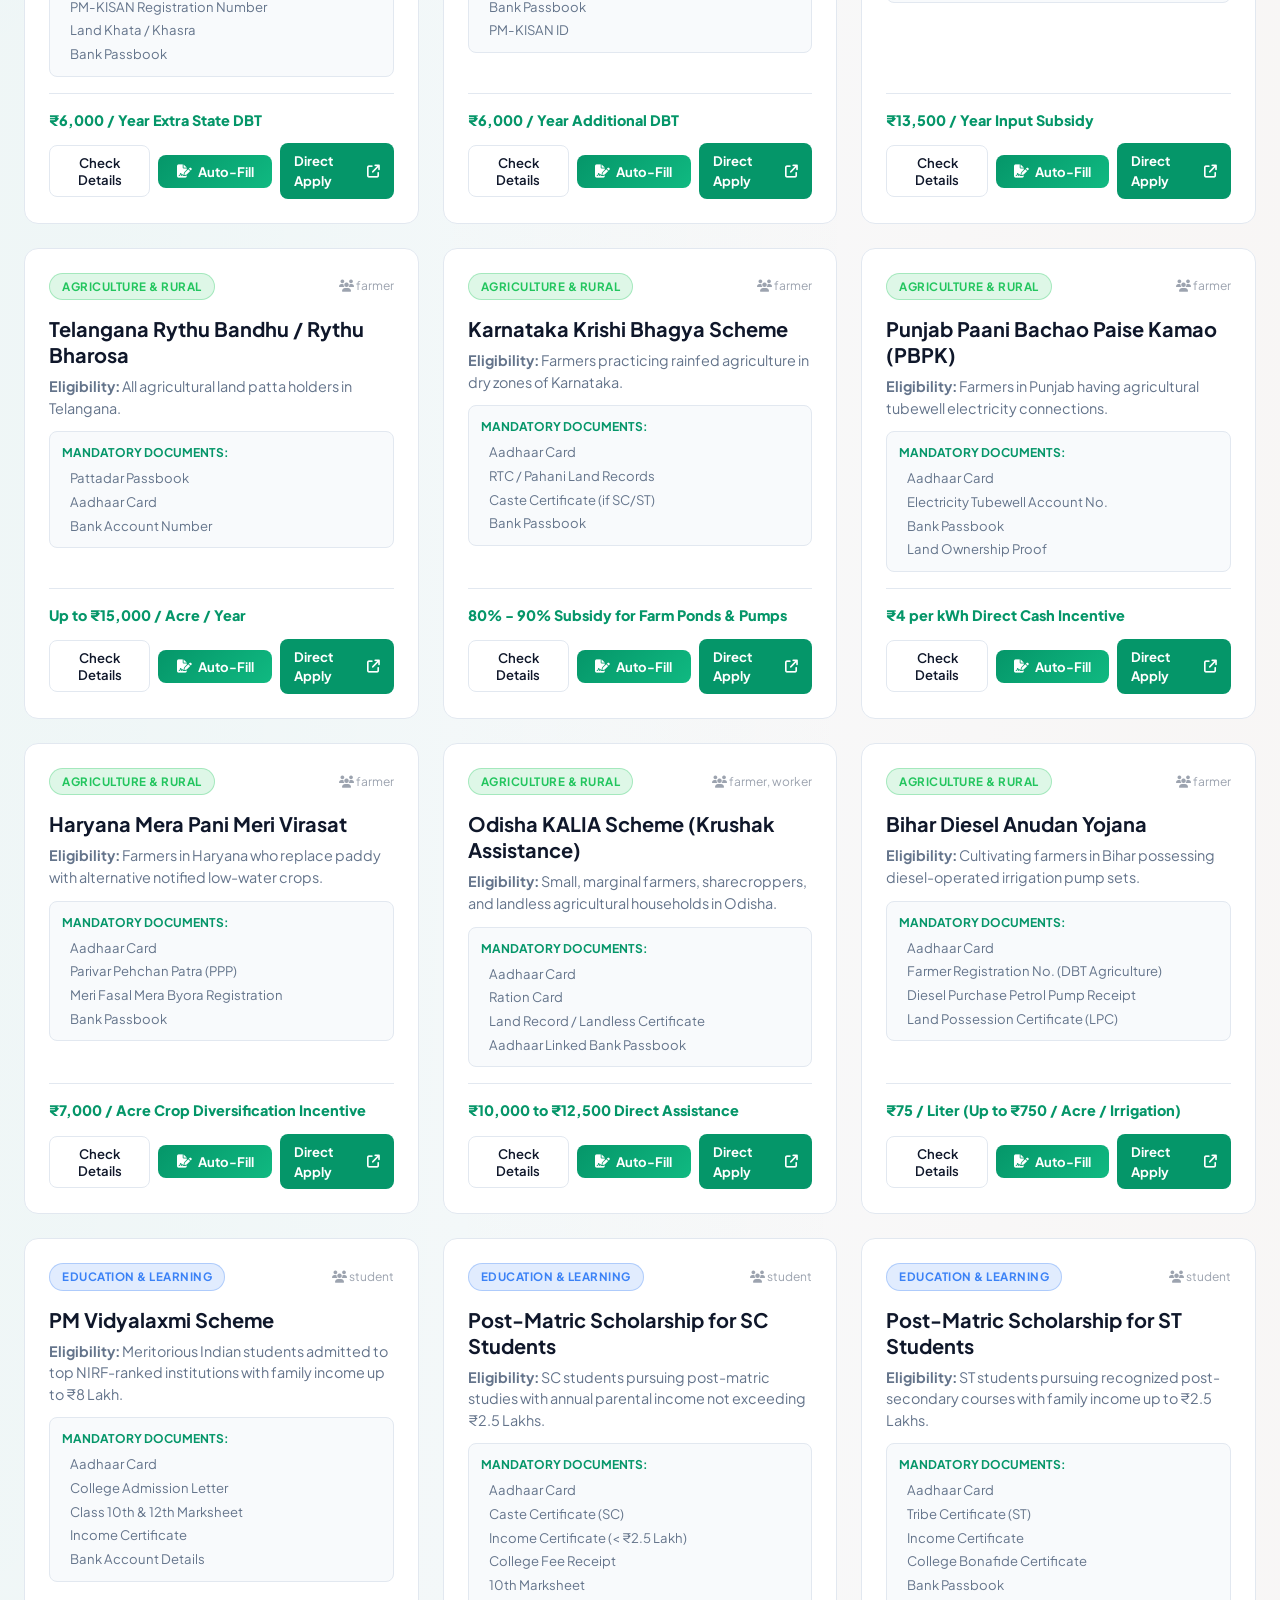
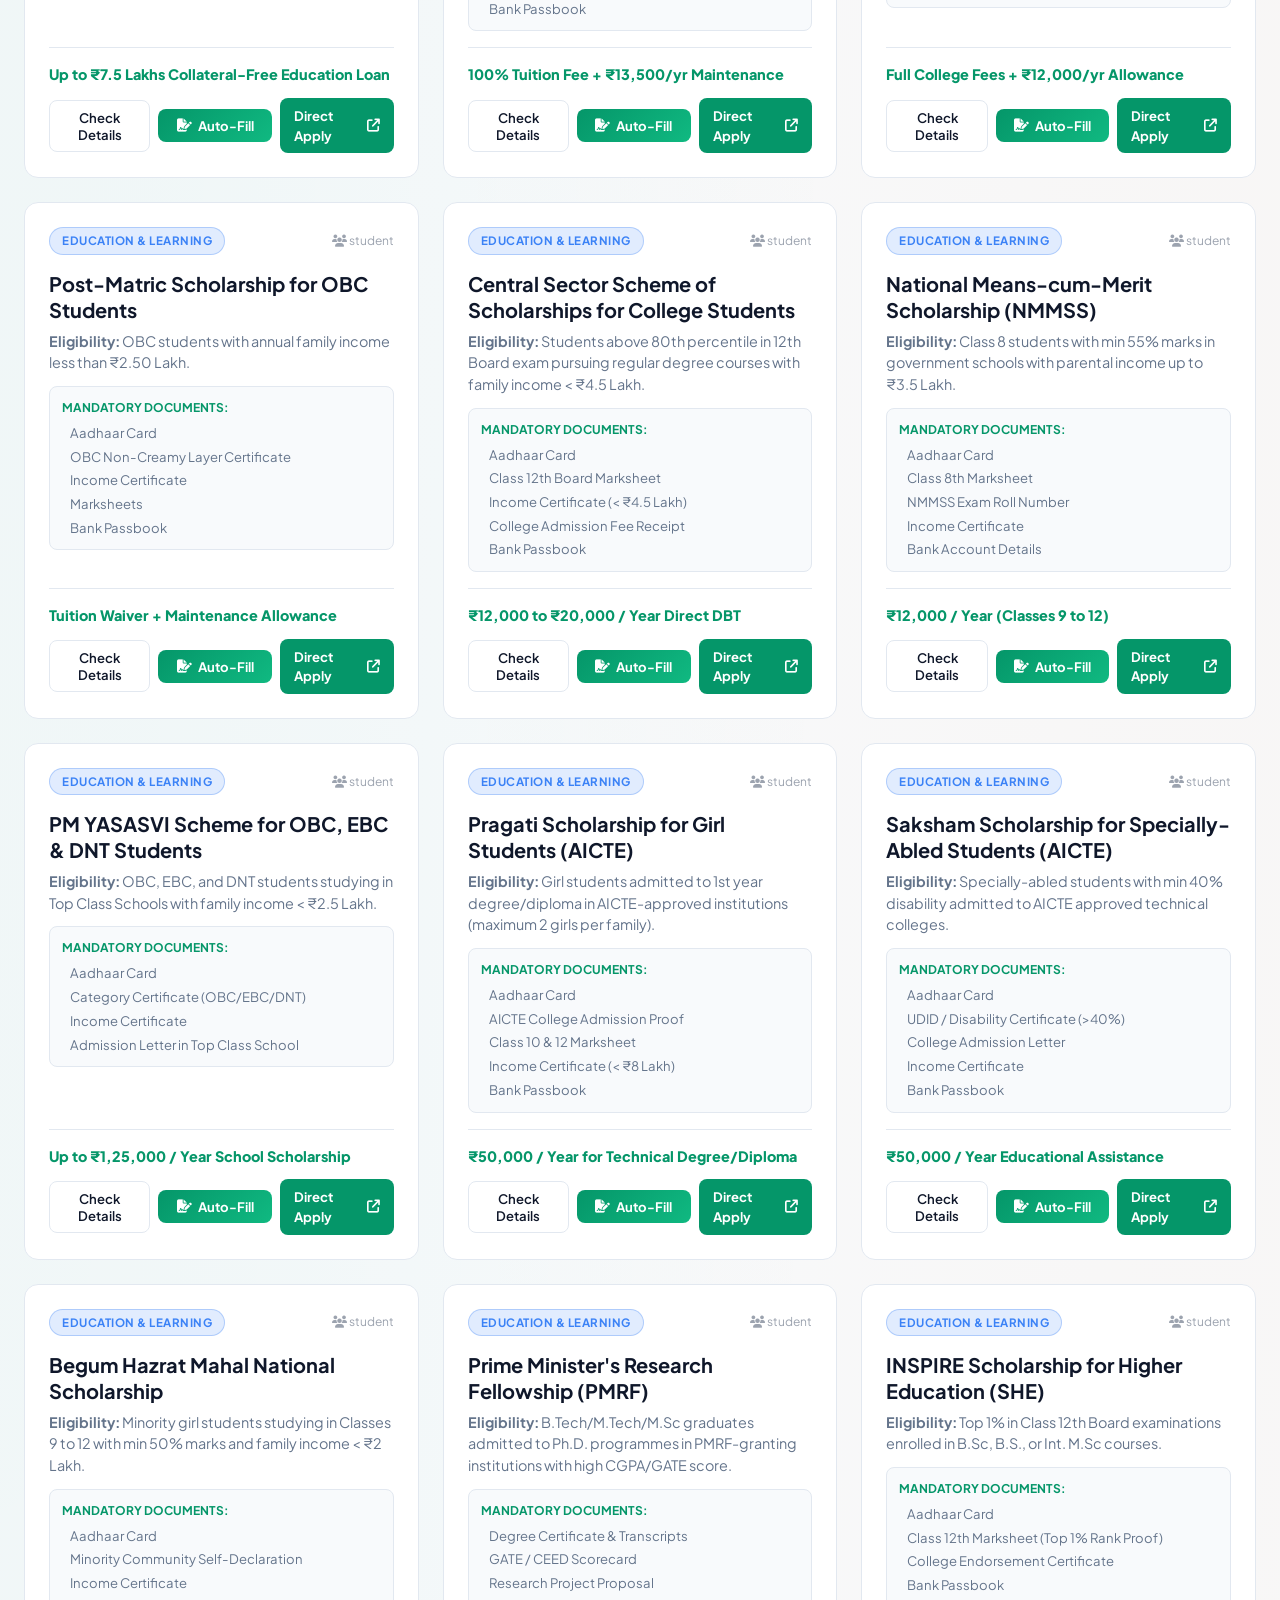
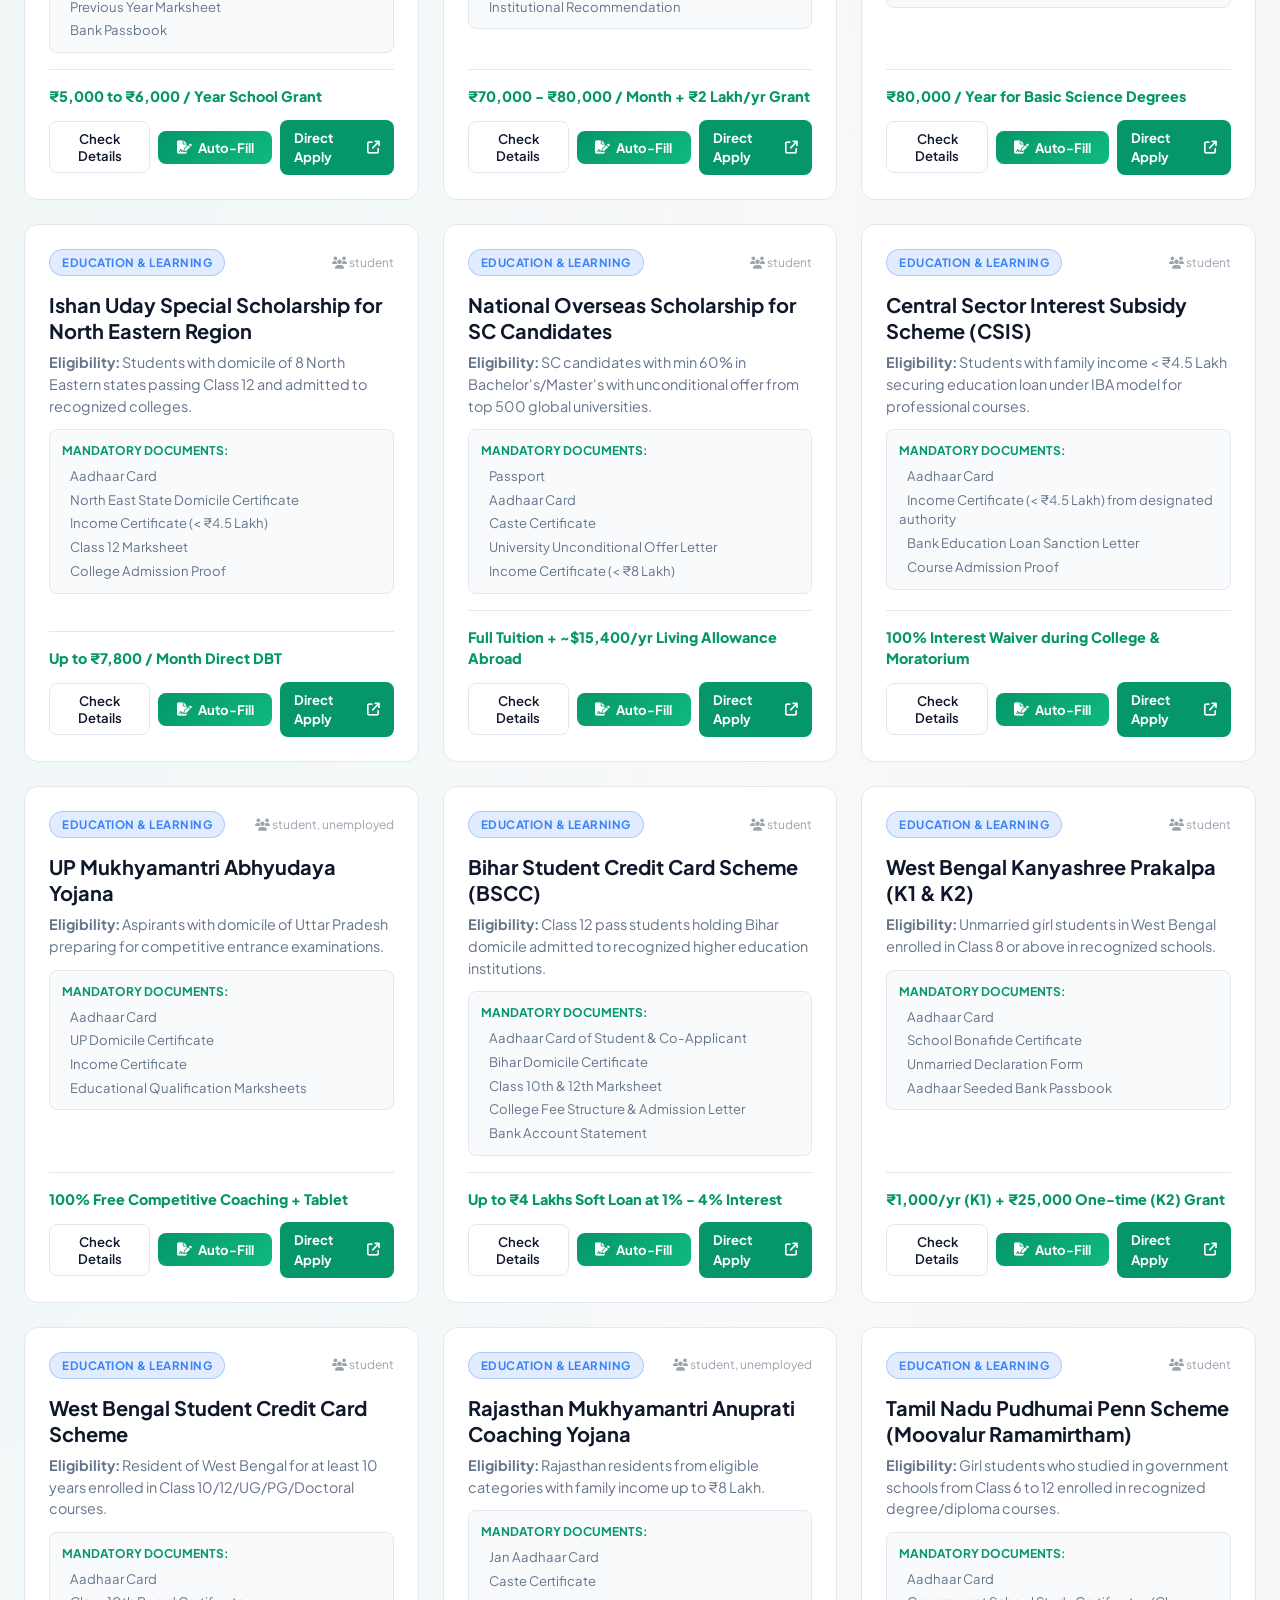
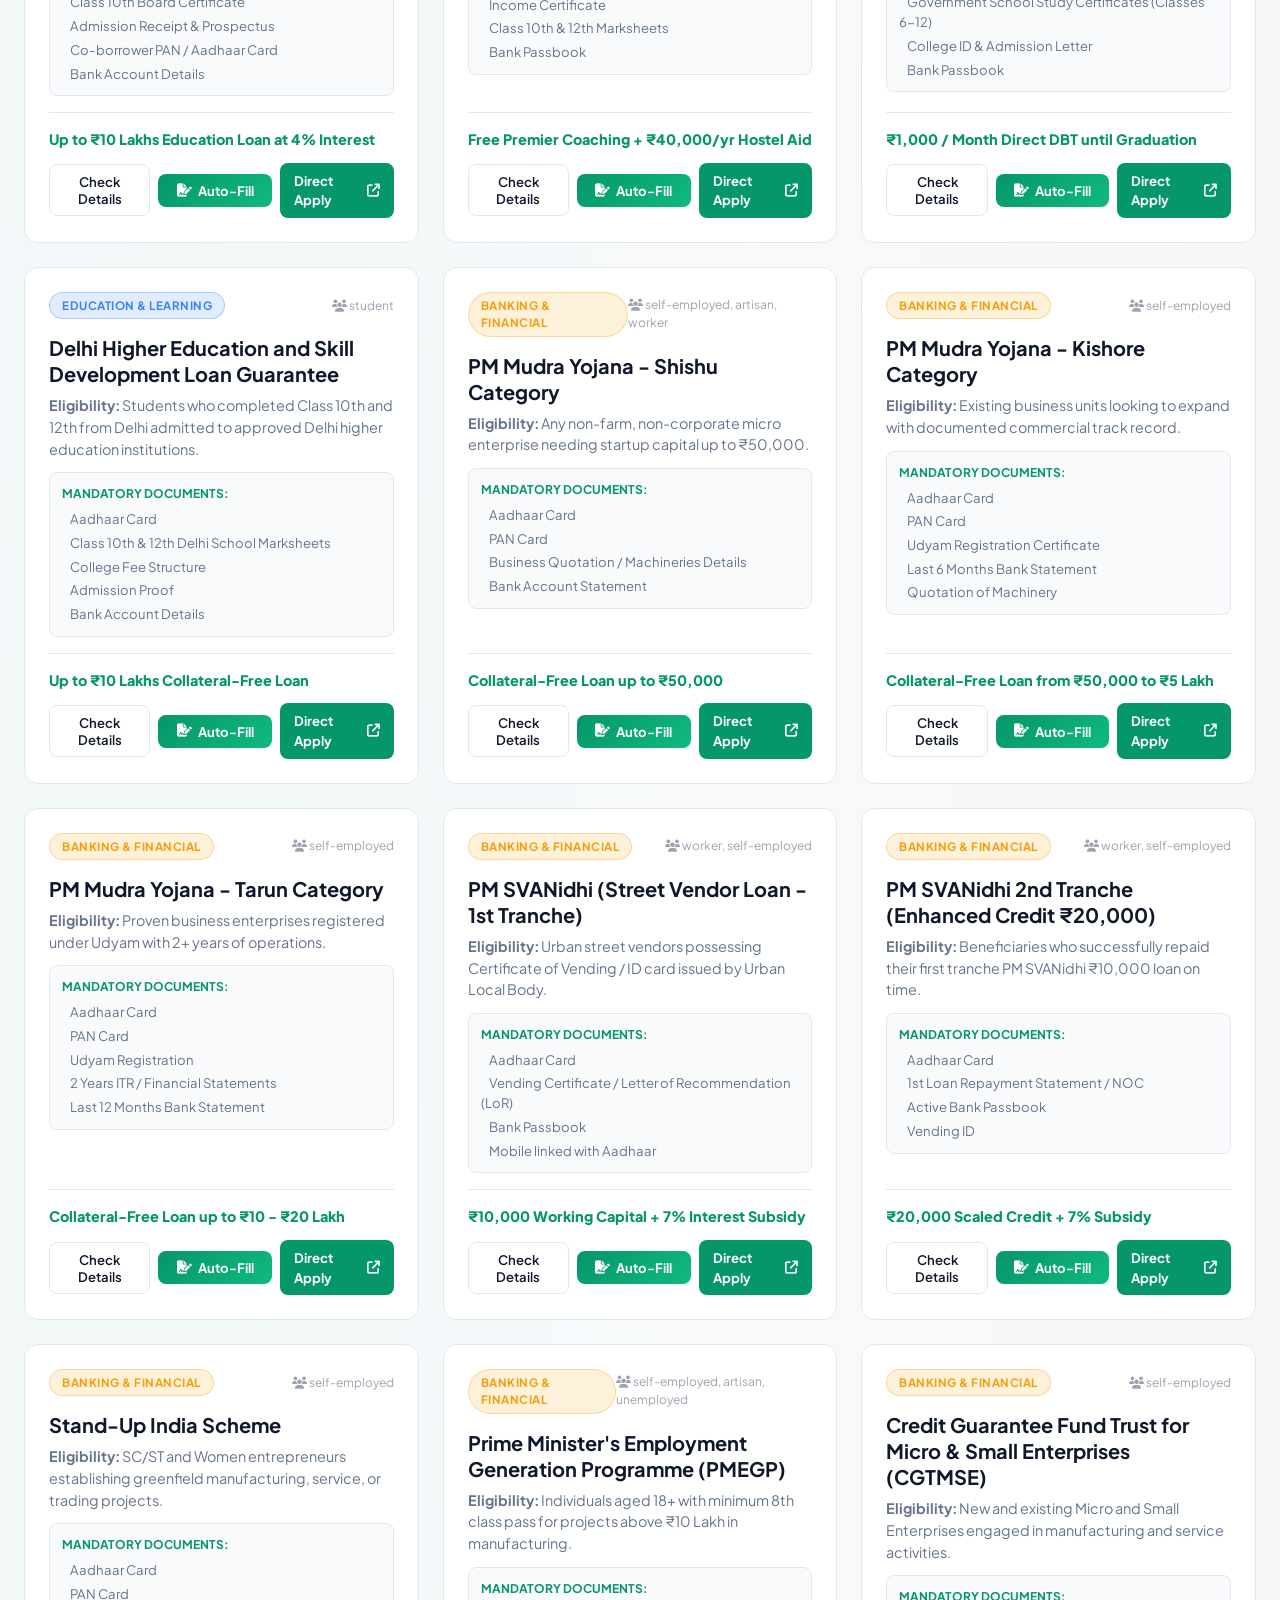
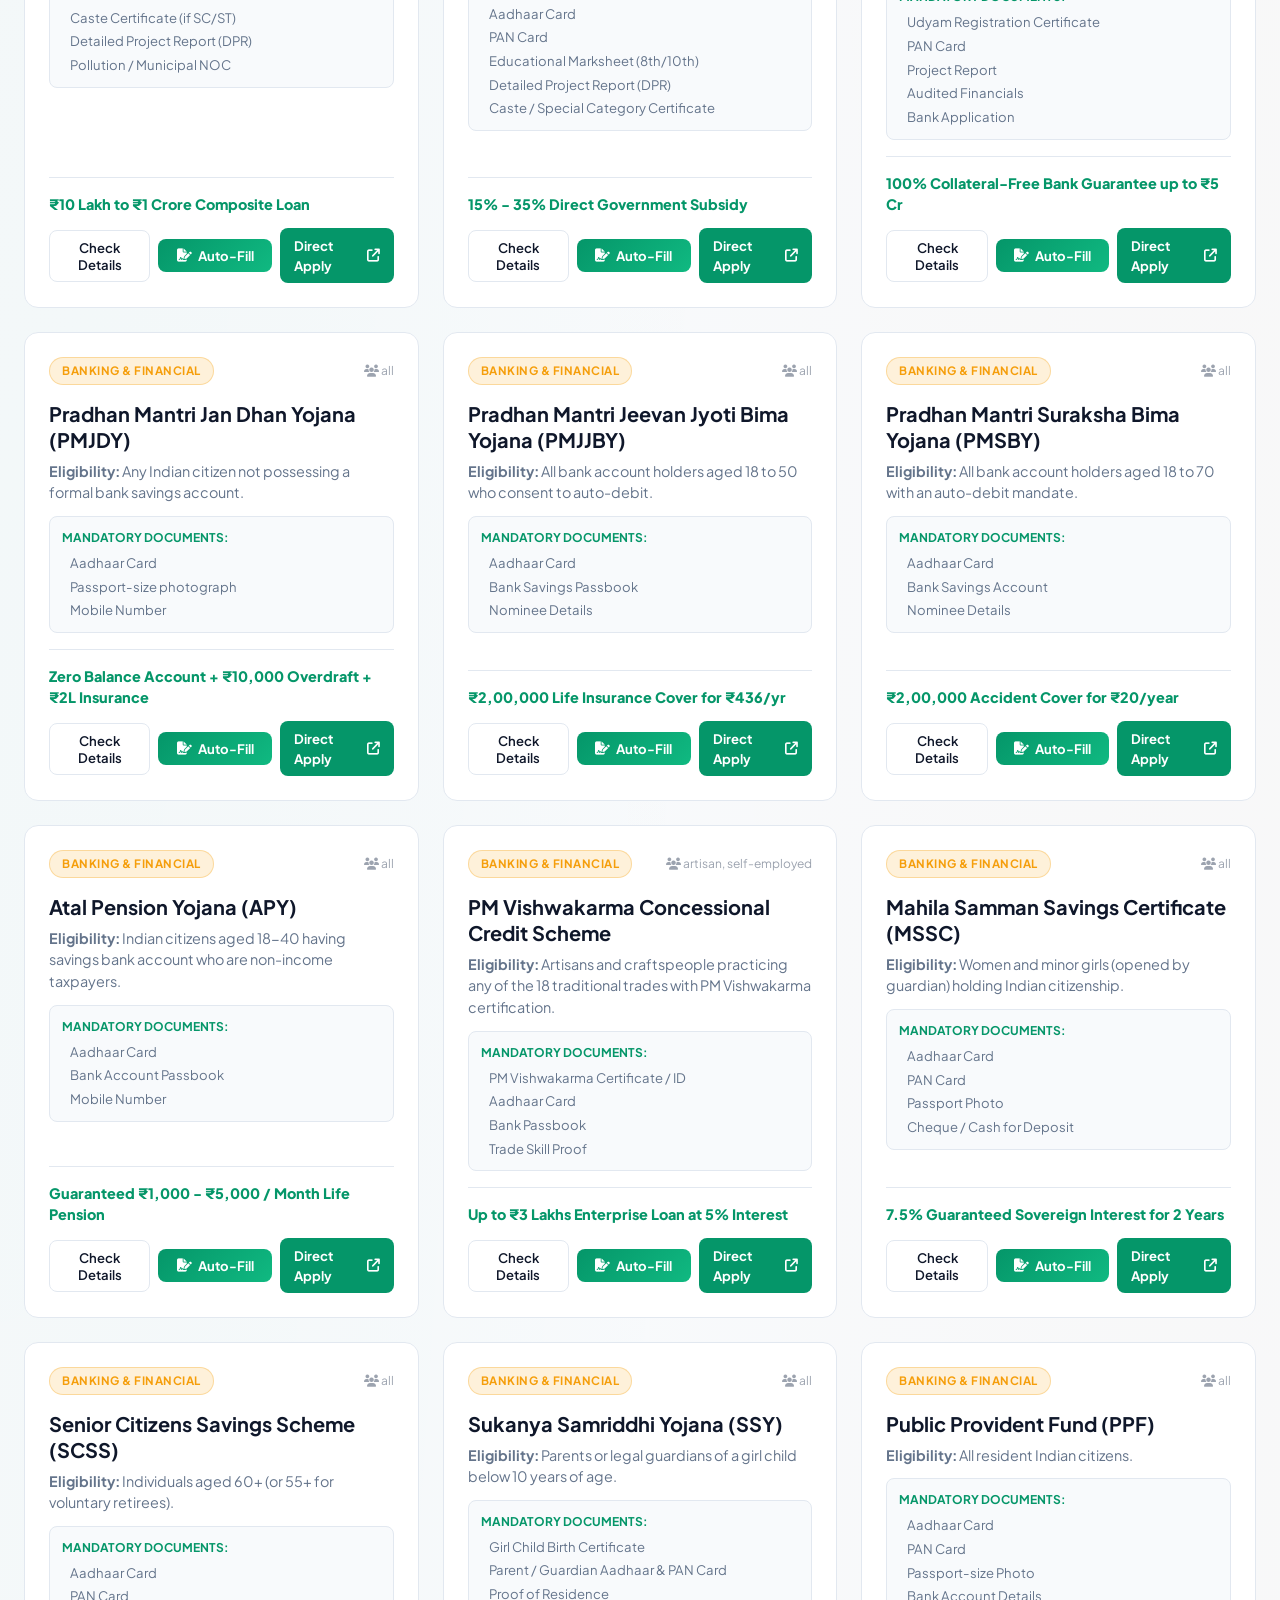
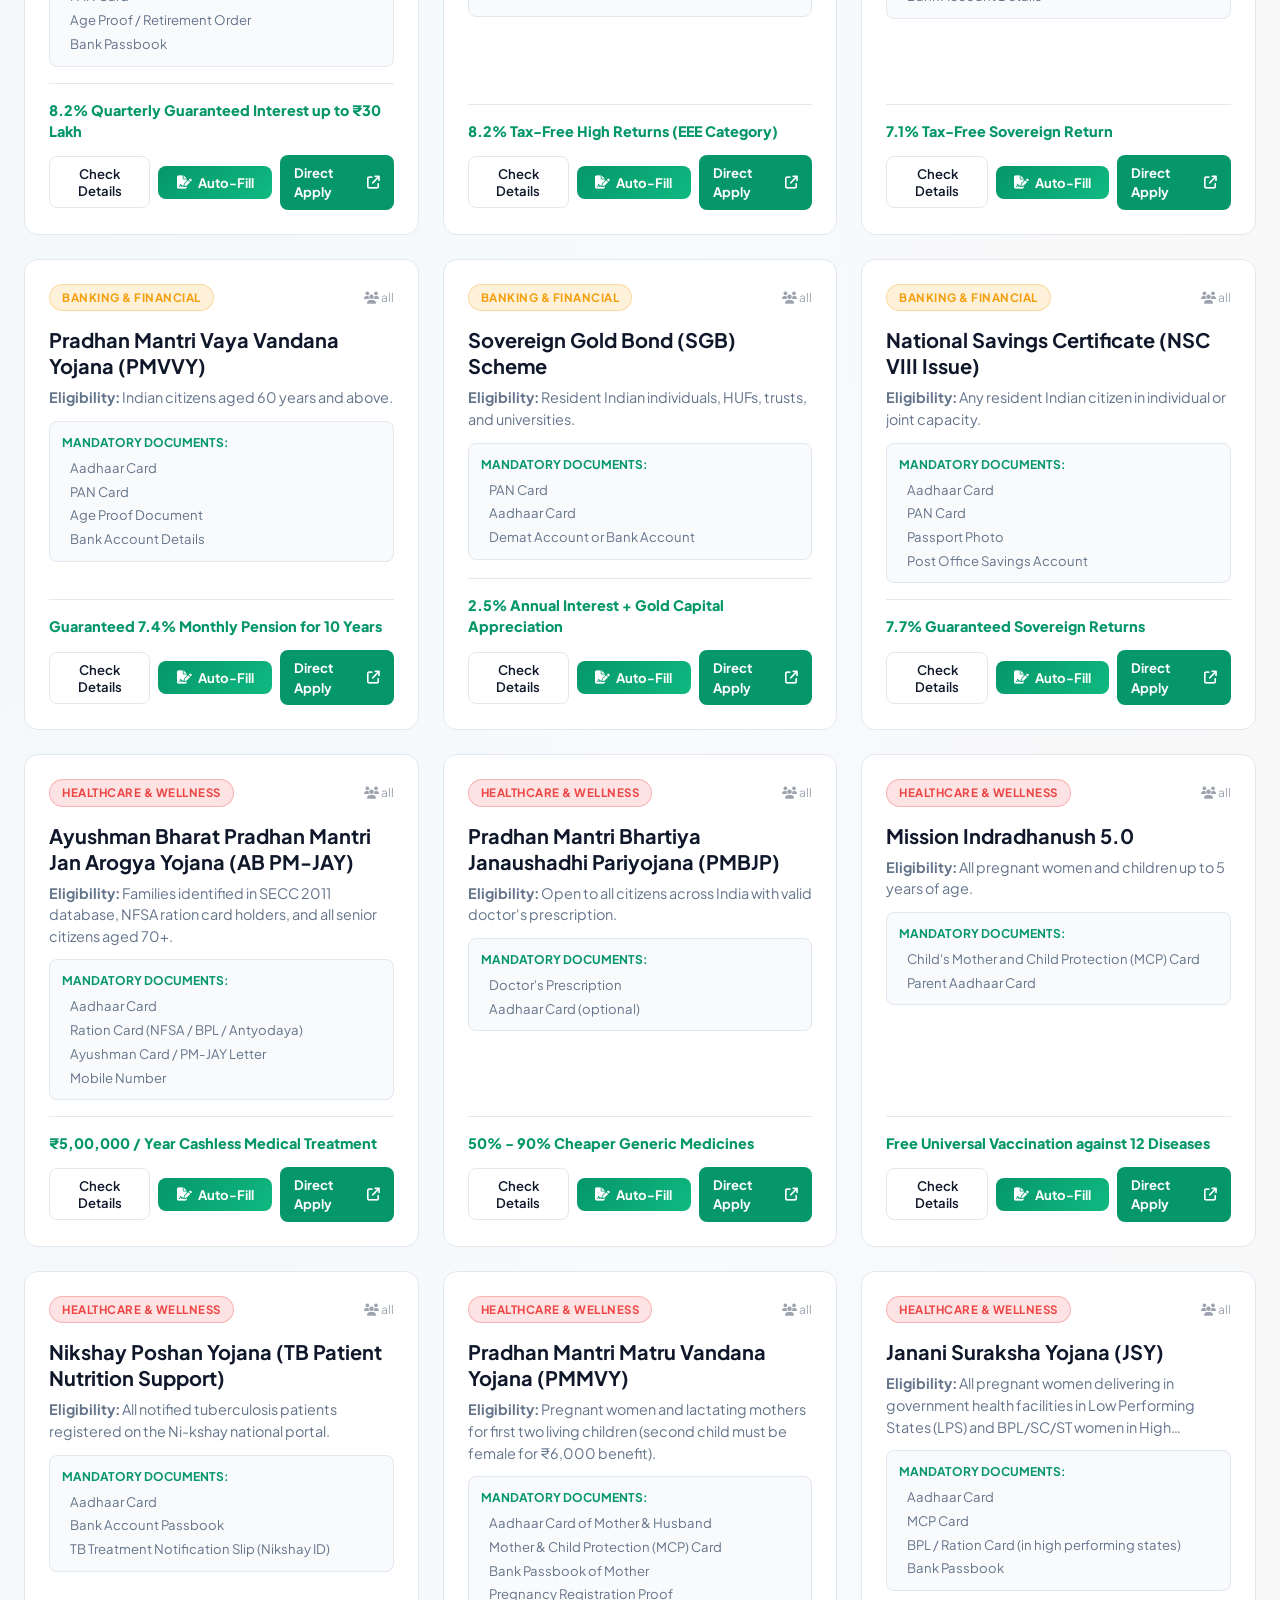
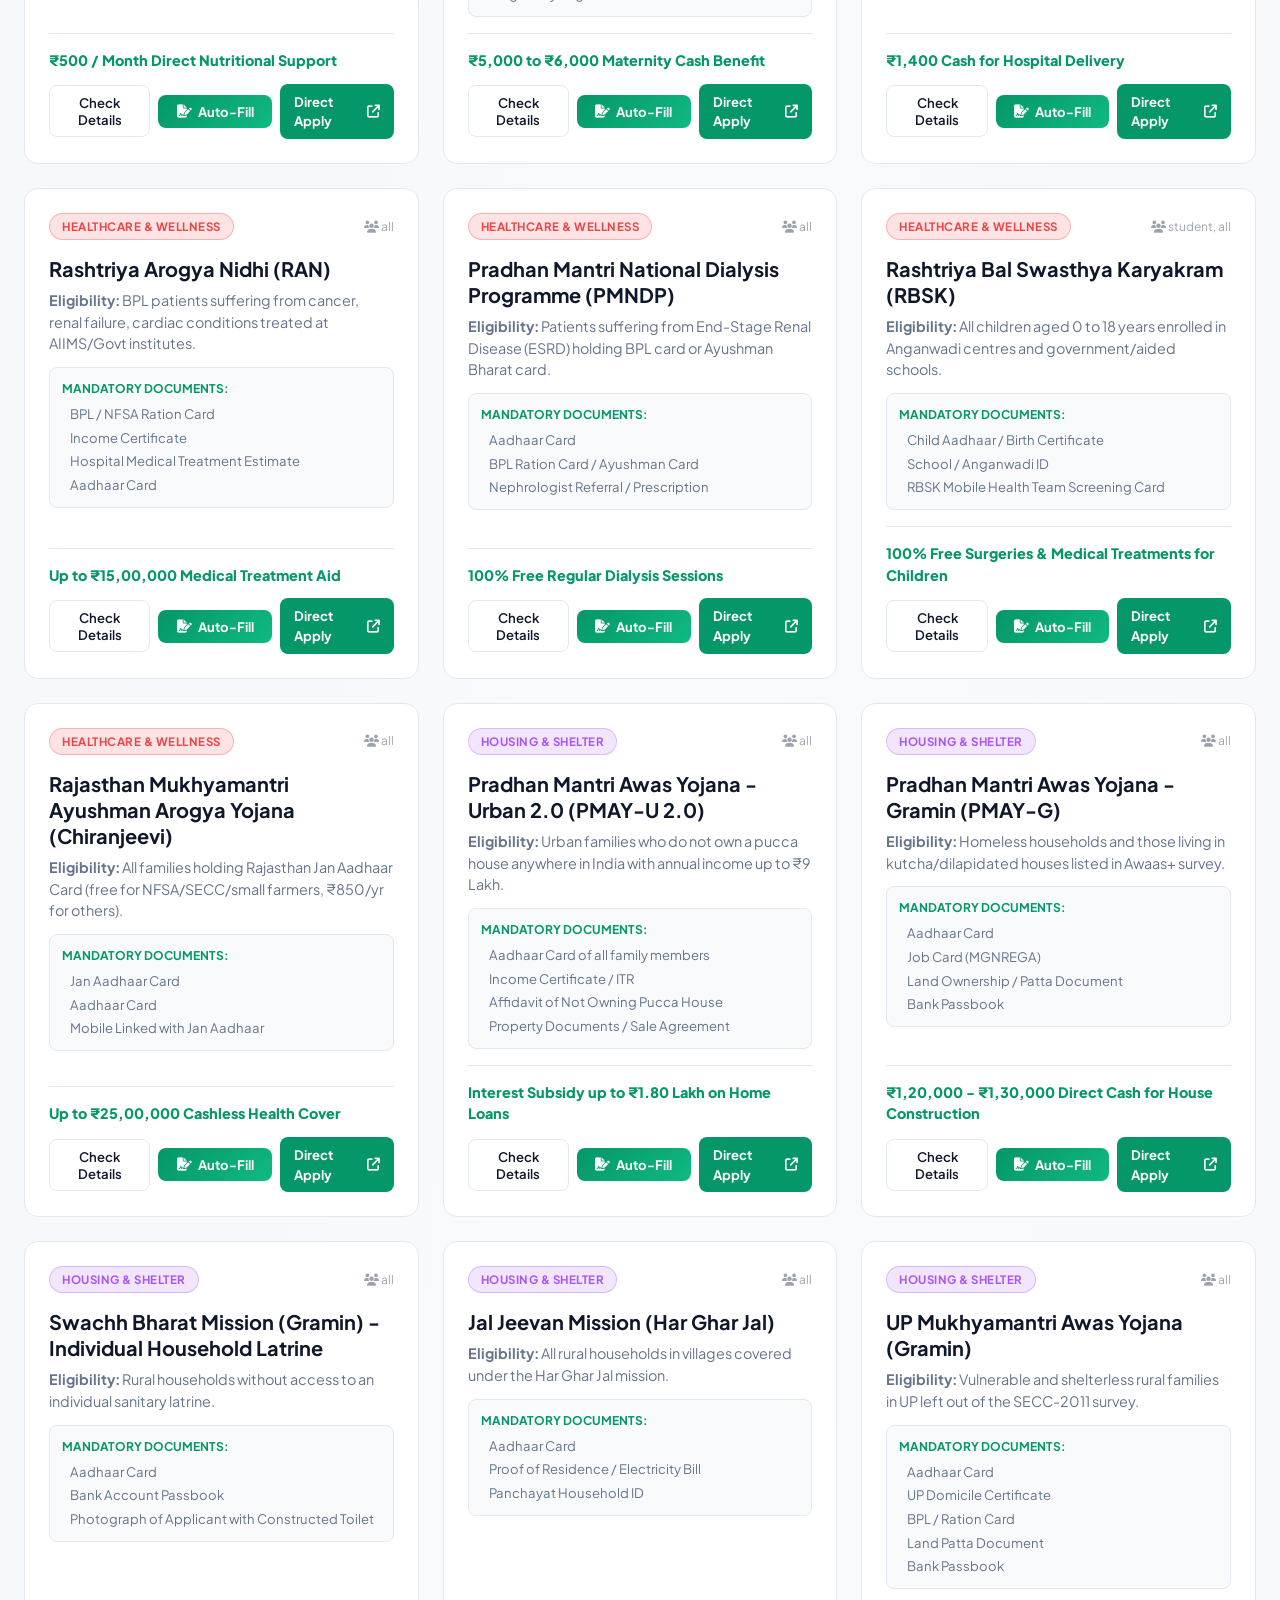
<file: eligibility.html>
<!DOCTYPE html>
<html lang="en">
<head>
    <meta charset="UTF-8">
    <meta name="viewport" content="width=device-width, initial-scale=1.0">
    <title>Eligibility & Document Matrix - SarthX MyScheme Portal</title>
    <!-- FontAwesome 6 Icons -->
    <link rel="stylesheet" href="https://cdnjs.cloudflare.com/ajax/libs/font-awesome/6.4.0/css/all.min.css">
    <!-- Google Font: Plus Jakarta Sans -->
    <link href="https://fonts.googleapis.com/css2?family=Plus+Jakarta+Sans:wght@400;500;600;700;800&display=swap" rel="stylesheet">
    <!-- Custom Stylesheet -->
    <link rel="stylesheet" href="css/style.css">
</head>
<body>

    <!-- ==============================================
       EXACT DUAL-PILL NAVBAR
       ============================================== -->
    <header class="site-header">
        <a href="index.html" class="nav-brand-pill">
            <img src="img/sarthx-logo.png" alt="SarthX Logo" class="brand-logo-img">
            <div class="brand-text-box">
                <span class="brand-subtitle">GovTech • MyScheme</span>
                <span class="nav-brand">Sarth<span>X</span></span>
            </div>
        </a>

        <nav class="nav-pill-right">
            <ul class="nav-links">
                <li><a href="index.html" data-i18n="Home">Home</a></li>
                <li><a href="schemes.html" data-i18n="Schemes">Schemes</a></li>
                <li><a href="aimatcher.html" data-i18n="AI Matcher">AI Matcher</a></li>
                <li><a href="calculator.html" data-i18n="Calculator">EMI Calculator</a></li>
                <li><a href="ocr-scanner.html" data-i18n="OCR Scanner">OCR Scanner</a></li>
                <li><a href="tracker.html" data-i18n="Tracker">Track Status</a></li>
                <li><a href="login.html" data-i18n="Login">Login / Match</a></li>
            </ul>

            <div class="nav-actions">
                <select id="languageSelect" class="nav-lang-select" title="Choose Language (Bhashini)">
                    <option value="en">English</option>
                    <option value="hi">हिन्दी (Hindi)</option>
                    <option value="bn">বাংলা (Bengali)</option>
                    <option value="mr">मराठी (Marathi)</option>
                    <option value="te">తెలుగు (Telugu)</option>
                    <option value="ta">தமிழ் (Tamil)</option>
                    <option value="gu">ગુજરાતી (Gujarati)</option>
                    <option value="kn">ಕನ್ನಡ (Kannada)</option>
                    <option value="ml">മലയാളം (Malayalam)</option>
                    <option value="pa">ਪੰਜਾਬੀ (Punjabi)</option>
                    <option value="or">ଓଡ଼ିଆ (Odia)</option>
                    <option value="as">অসমীয়া (Assamese)</option>
                    <option value="ur">اردو (Urdu)</option>
                </select>

                <button id="themeToggleBtn" class="theme-toggle-btn" title="Toggle Light/Dark Theme" onclick="toggleTheme()">
                    <i class="fa-solid fa-moon"></i>
                </button>

                <button id="bhashiniSettingsBtn" class="nav-icon-btn" onclick="openBhashiniModal()" title="Bhashini AI Settings">
                    <i class="fa-solid fa-gear"></i>
                </button>

                <button id="mobileMenuBtn" class="mobile-toggle" aria-label="Open navigation menu">
                    <i class="fa-solid fa-bars"></i>
                </button>
            </div>
        </nav>
    </header>

    <!-- Mobile Drawer -->
    <div id="mobileDrawer" style="display: none; position: fixed; top: 80px; left: 20px; right: 20px; background: var(--bg-card); border: 1px solid var(--border-color); border-radius: 16px; padding: 24px; z-index: 999; box-shadow: 0 20px 40px rgba(0,0,0,0.4);">
        <ul style="list-style: none; display: flex; flex-direction: column; gap: 16px;">
            <li><a href="index.html" style="font-size: 1.1rem; font-weight: 600; color: var(--text-main);">Home</a></li>
            <li><a href="schemes.html" style="font-size: 1.1rem; font-weight: 600; color: var(--text-main);">Schemes Directory</a></li>
            <li><a href="aimatcher.html" style="font-size: 1.1rem; font-weight: 600; color: var(--text-main);">AI Matcher</a></li>
            <li><a href="calculator.html" style="font-size: 1.1rem; font-weight: 600; color: var(--text-main);">EMI Calculator</a></li>
            <li><a href="ocr-scanner.html" style="font-size: 1.1rem; font-weight: 600; color: var(--text-main);">OCR Scanner</a></li>
            <li><a href="tracker.html" style="font-size: 1.1rem; font-weight: 600; color: var(--text-main);">Track Application</a></li>
            <li><a href="login.html" style="font-size: 1.1rem; font-weight: 600; color: var(--text-main);">Login / Match</a></li>
        </ul>
    </div>

    <!-- ==============================================
       MAIN ELIGIBILITY MATRIX SECTION
       ============================================== -->
    <main class="schemes-page-wrapper">
        <div class="section-container">
            
            <div class="section-head">
                <span class="section-tag"><i class="fa-solid fa-clipboard-check"></i> <span data-i18n="matrix_badge">CRITERIA & VERIFICATION MATRIX</span></span>
                <h1 class="section-title" data-i18n="matrix_title">Schemes You Can Apply For Today</h1>
                <p style="color: var(--text-muted); max-width: 720px; margin: 10px auto 0 auto;" data-i18n="matrix_subtitle">
                    Select the government identity and income documents you currently possess. We instantly show schemes you can apply for right now with zero paperwork delays.
                </p>
            </div>

            <!-- INTERACTIVE DOCUMENT CHECKLIST ASSISTANT -->
            <div class="bhashini-assistant-card" style="margin-bottom: 40px; border-color: rgba(59,130,246,0.3);">
                <div class="assistant-header">
                    <div class="assistant-badge">
                        <i class="fa-solid fa-id-card-clip" style="color: var(--accent-blue);"></i>
                        <div>
                            <h3 data-i18n="matrix_badge">Instant Document Eligibility Checker</h3>
                            <p style="font-size: 0.85rem; color: var(--text-muted);" data-i18n="matrix_subtitle">Select the government documents you already possess to see what you can apply for right now!</p>
                        </div>
                    </div>
                </div>

                <div style="display: flex; flex-wrap: wrap; gap: 12px; margin-bottom: 20px;" id="docPillsContainer">
                    <button type="button" class="filter-tab-btn" data-doc="Aadhaar Card" data-i18n="matrix_doc_aadhaar"><i class="fa-solid fa-plus"></i> Aadhaar Card</button>
                    <button type="button" class="filter-tab-btn" data-doc="Bank Passbook" data-i18n="matrix_doc_bank"><i class="fa-solid fa-plus"></i> Bank Passbook</button>
                    <button type="button" class="filter-tab-btn" data-doc="Ration Card" data-i18n="matrix_doc_ration"><i class="fa-solid fa-plus"></i> Ration Card</button>
                    <button type="button" class="filter-tab-btn" data-doc="Income Certificate" data-i18n="matrix_doc_income"><i class="fa-solid fa-plus"></i> Income Certificate</button>
                    <button type="button" class="filter-tab-btn" data-doc="Caste Certificate" data-i18n="matrix_doc_caste"><i class="fa-solid fa-plus"></i> Caste Certificate</button>
                    <button type="button" class="filter-tab-btn" data-doc="Land Ownership Documents" data-i18n="matrix_doc_land"><i class="fa-solid fa-plus"></i> Land Records (7/12)</button>
                    <button type="button" class="filter-tab-btn" data-doc="Student ID" data-i18n="matrix_doc_marksheet"><i class="fa-solid fa-plus"></i> Student Marksheet</button>
                    <button type="button" class="filter-tab-btn" data-doc="Disability Certificate" data-i18n="matrix_doc_disability"><i class="fa-solid fa-plus"></i> UDID Disability Card</button>
                </div>

                <div id="readyToApplyBanner" style="font-size: 0.9rem; color: #93c5fd; background: rgba(59,130,246,0.1); border: 1px solid rgba(59,130,246,0.25); padding: 12px 18px; border-radius: 10px;">
                    <i class="fa-solid fa-info-circle"></i> <span data-i18n="matrix_subtitle">Click documents above to view immediate eligible schemes.</span>
                </div>
            </div>

            <!-- SEARCH & SECTOR CONTROLS -->
            <div class="schemes-controls-wrapper">
                <div class="schemes-search-bar">
                    <div class="search-box">
                        <i class="fa-solid fa-magnifying-glass"></i>
                        <input type="text" id="matrixSearchInput" data-i18n-placeholder="dir_search_placeholder" placeholder="Filter by scheme name or document (e.g. Ration card, Income cert, Land)...">
                    </div>

                    <select id="matrixCategorySelect" class="filter-select">
                        <option value="all" data-i18n="cat_all">All Categories</option>
                        <option value="agriculture" data-i18n="cat_agriculture">Agriculture & Rural</option>
                        <option value="students" data-i18n="cat_students">Education & Learning</option>
                        <option value="financial" data-i18n="cat_financial">Banking & Financial</option>
                        <option value="health" data-i18n="cat_health">Healthcare & Wellness</option>
                        <option value="housing" data-i18n="cat_housing">Housing & Shelter</option>
                        <option value="women" data-i18n="cat_women">Women & Child</option>
                        <option value="skills" data-i18n="cat_skills">Skills & Employment</option>
                        <option value="social" data-i18n="cat_social">Social Welfare</option>
                        <option value="business" data-i18n="cat_business">Business & MSME</option>
                    </select>
                </div>
            </div>

            <!-- MATRIX CARDS WITH DIRECT APPLY -->
            <div class="schemes-grid" id="matrixCardsGrid">
                <!-- Loaded dynamically -->
            </div>

        </div>
    </main>

    <!-- Scheme Details Modal -->
    <div class="modal-overlay" id="schemeModal">
        <div class="modal-content">
            <button class="modal-close-btn" onclick="closeSchemeModal()"><i class="fa-solid fa-xmark"></i></button>
            <div class="modal-header">
                <span class="scheme-badge" id="modalBadge">Central</span>
                <div class="modal-title-row">
                    <h3 class="modal-title" id="modalTitle">Scheme Title</h3>
                    <button id="modalTTSBtn" class="tts-speak-btn" title="Listen in your language (Bhashini AI Voice)">
                        <i class="fa-solid fa-volume-high"></i>
                    </button>
                </div>
            </div>
            
            <p class="modal-desc" id="modalDesc">Detailed description...</p>
            
            <div class="modal-info-grid">
                <div class="info-box">
                    <span>Key Benefit</span>
                    <p id="modalBenefit">₹0</p>
                </div>
                <div class="info-box">
                    <span>Level & Scope</span>
                    <p id="modalLevel">Central • All India</p>
                </div>
                <div class="info-box" style="grid-column: 1 / -1;">
                    <span>Eligibility Criteria</span>
                    <p id="modalEligibility" style="font-weight: 500; font-size: 0.9rem; line-height: 1.5;">Eligibility details...</p>
                </div>
            </div>

            <h4 class="modal-section-title"><i class="fa-solid fa-file-shield" style="color: var(--primary);"></i> Documents Required</h4>
            <ul class="modal-docs-list" id="modalDocsList"></ul>

            <h4 class="modal-section-title"><i class="fa-solid fa-circle-info" style="color: var(--primary);"></i> Application Process</h4>
            <p id="modalAppProcess" style="font-size: 0.9rem; color: var(--text-muted); margin-bottom: 24px; line-height: 1.5;"></p>

            <div style="display: flex; gap: 10px; margin-top: 14px; flex-wrap: wrap;">
                <button type="button" class="wizard-btn-next" id="modalAutoFillBtn" style="flex: 1; min-width: 180px; justify-content: center; background: linear-gradient(135deg, #059669, #10b981); border: none;">
                    <i class="fa-solid fa-file-signature"></i>
                    <span>Smart Auto-Fill Application</span>
                </button>
                <a href="#" target="_blank" rel="noopener noreferrer" class="modal-action-btn" id="modalApplyBtn" style="flex: 1; min-width: 180px; justify-content: center;">
                    <span>Direct Apply on Official Portal</span>
                    <i class="fa-solid fa-arrow-up-right-from-square" style="margin-left: 8px;"></i>
                </a>
            </div>
        </div>
    </div>

    <!-- Bhashini Config Modal -->
    <div class="modal-overlay" id="bhashiniConfigModal">
        <div class="modal-content" style="max-width: 580px;">
            <button class="modal-close-btn" onclick="closeBhashiniModal()"><i class="fa-solid fa-xmark"></i></button>
            <div class="modal-header">
                <span class="scheme-badge" style="background: rgba(16,185,129,0.2); color: var(--primary);">MeitY • National Language Mission</span>
                <h3 class="modal-title" style="margin-top: 8px;">Bhashini AI Configuration</h3>
            </div>
            <p class="modal-desc">Configure official Bhashini credentials or use smart offline fallback.</p>
            <div style="display: flex; gap: 12px; margin-top: 20px;">
                <button type="button" class="wizard-btn-prev" onclick="closeBhashiniModal()" style="flex: 1;">Close</button>
            </div>
        </div>
    </div>

    <!-- Footer -->
    <footer class="site-footer">
        <div class="footer-container">
            <div>
                <a href="index.html" class="nav-brand-pill" style="display: inline-flex; margin-bottom: 16px;">
                    <img src="img/sarthx-logo.png" alt="SarthX Logo" class="brand-logo-img">
                    <span class="nav-brand">Sarth<span>X</span></span>
                </a>
                <p style="font-size: 0.9rem; color: var(--text-muted); line-height: 1.6; max-width: 360px;">
                    An AI-enabled welfare empowerment platform bridging Indian citizens to verified social security programs under the Digital India & myScheme framework.
                </p>
            </div>

            <div class="footer-col">
                <h3>Navigation</h3>
                <ul class="footer-links">
                    <li><a href="index.html">Home</a></li>
                    <li><a href="schemes.html">Explore All Schemes</a></li>
                    <li><a href="aimatcher.html">AI Eligibility Matcher</a></li>
                    <li><a href="calculator.html">EMI Calculator</a></li>
                    <li><a href="ocr-scanner.html">OCR Document Scanner</a></li>
                    <li><a href="tracker.html">Track Application</a></li>
                    <li><a href="login.html">Login / Match</a></li>
                </ul>
            </div>

            <div class="footer-col">
                <h3>Key Sectors</h3>
                <ul class="footer-links">
                    <li><a href="schemes.html?category=students">Student Scholarships</a></li>
                    <li><a href="schemes.html?category=agriculture">Farmer Welfare</a></li>
                    <li><a href="schemes.html?category=women">Women & Child</a></li>
                    <li><a href="schemes.html?category=financial">Banking & Loans</a></li>
                </ul>
            </div>

            <div class="footer-col">
                <h3>Bhashini AI</h3>
                <ul class="footer-links">
                    <li><a href="https://bhashini.gov.in/" target="_blank">Bhashini Mission</a></li>
                    <li><a href="https://myscheme.gov.in/" target="_blank">myScheme Official</a></li>
                </ul>
            </div>
        </div>

        <div class="footer-bottom">
            <span>© 2026 SarthX Portal • Developed with Bhashini AI & myScheme Data Standards.</span>
            <span>Made with <i class="fa-solid fa-heart" style="color: #ef4444;"></i> for Digital India</span>
        </div>
    </footer>

    <!-- Scripts -->
    <script src="js/schemes-data.js"></script>
    <script src="js/translations.js"></script>
    <script src="js/bhashini.js"></script>
    <script src="js/gov-bridge.js"></script>
    <script>
        function toggleTheme() {
            document.body.classList.toggle('dark-theme');
            const isDark = document.body.classList.contains('dark-theme');
            localStorage.setItem('sarthx_theme', isDark ? 'dark' : 'light');
            const icon = document.querySelector('#themeToggleBtn i');
            if (icon) {
                icon.className = isDark ? 'fa-solid fa-sun' : 'fa-solid fa-moon';
            }
        }

        if (localStorage.getItem('sarthx_theme') === 'dark') {
            document.body.classList.add('dark-theme');
            const icon = document.querySelector('#themeToggleBtn i');
            if (icon) icon.className = 'fa-solid fa-sun';
        }

        function openGovModalForScheme(schemeId) {
            const scheme = window.SCHEMES_DATABASE.find(s => s.id === schemeId);
            if (scheme && window.SarthXGovBridge) {
                window.SarthXGovBridge.openGovModal(scheme.title);
            }
        }

        let selectedDocuments = new Set();
        let activeCategory = 'all';
        let searchQuery = '';

        const grid = document.getElementById('matrixCardsGrid');
        const searchInput = document.getElementById('matrixSearchInput');
        const categorySelect = document.getElementById('matrixCategorySelect');
        const docButtons = document.querySelectorAll('#docPillsContainer button');
        const banner = document.getElementById('readyToApplyBanner');

        function renderMatrix() {
            grid.innerHTML = '';

            const filtered = window.SCHEMES_DATABASE.filter(scheme => {
                const matchCategory = activeCategory === 'all' || scheme.category === activeCategory;
                const q = searchQuery.toLowerCase().trim();
                const matchSearch = !q || 
                    scheme.title.toLowerCase().includes(q) || 
                    scheme.documentsRequired.some(d => d.toLowerCase().includes(q)) ||
                    scheme.eligibilitySummary.toLowerCase().includes(q);

                return matchCategory && matchSearch;
            });

            if (filtered.length === 0) {
                const noFound = window.t ? window.t('no_schemes_found') : 'No matching schemes found';
                grid.innerHTML = `<p style="color: var(--text-muted); grid-column: 1 / -1; text-align: center; padding: 40px;">${noFound}</p>`;
                return;
            }

            const detailsLabel = window.t ? window.t('btn_check_details') : 'View Details';
            const applyLabel = window.t ? window.t('btn_direct_apply') : 'Direct Apply';

            filtered.forEach(scheme => {
                const card = document.createElement('div');
                card.className = 'scheme-card';
                const catName = window.t ? window.t('cat_' + scheme.category) : scheme.categoryName;

                const docsRequired = scheme.documentsRequired;
                let userMatches = 0;
                docsRequired.forEach(doc => {
                    selectedDocuments.forEach(sel => {
                        if (doc.toLowerCase().includes(sel.toLowerCase())) userMatches++;
                    });
                });

                const isFullyCovered = selectedDocuments.size > 0 && userMatches >= docsRequired.length;
                const applyLink = scheme.directApplyUrl || scheme.officialUrl;

                card.innerHTML = `
                    <div>
                        <div class="card-top">
                            <span class="scheme-badge ${scheme.badgeClass}">${catName}</span>
                            <span style="font-size: 0.75rem; color: #9ca3af;"><i class="fa-solid fa-users"></i> ${scheme.eligibilityCriteria.occupations.join(', ')}</span>
                        </div>
                        <div class="scheme-card-body">
                            <h3>${scheme.title}</h3>
                            <p style="margin-bottom: 12px;"><strong>Eligibility:</strong> ${scheme.eligibilitySummary}</p>
                            
                            <div style="background: var(--bg-dark); padding: 12px; border-radius: 8px; margin-bottom: 16px; border: 1px solid var(--border-color);">
                                <span style="font-size: 0.75rem; font-weight: 700; color: var(--primary); text-transform: uppercase; display: block; margin-bottom: 6px;">Mandatory Documents:</span>
                                <ul style="list-style: none; font-size: 0.82rem; color: var(--text-muted); display: flex; flex-direction: column; gap: 4px;">
                                    ${scheme.documentsRequired.map(d => `<li><i class="fa-solid fa-file-check" style="color: var(--primary); font-size: 0.75rem; margin-right: 6px;"></i> ${d}</li>`).join('')}
                                </ul>
                            </div>
                        </div>
                    </div>
                    <div class="card-footer">
                        <div class="benefit-row">
                            <span class="benefit-tag">${scheme.benefit}</span>
                        </div>
                        <div class="card-actions-group">
                            <button class="check-details-btn" onclick="openSchemeModal('${scheme.id}')">${detailsLabel}</button>
                            <button type="button" class="direct-apply-btn" onclick="openGovModalForScheme('${scheme.id}')" style="background: linear-gradient(135deg, #059669, #10b981); border: none; cursor: pointer;">
                                <i class="fa-solid fa-file-signature"></i>
                                <span>Auto-Fill</span>
                            </button>
                            <a href="${applyLink}" target="_blank" rel="noopener noreferrer" class="direct-apply-btn">
                                <span>${applyLabel}</span>
                                <i class="fa-solid fa-arrow-up-right-from-square"></i>
                            </a>
                        </div>
                    </div>
                `;

                if (isFullyCovered) {
                    card.style.borderColor = '#10b981';
                    card.style.boxShadow = '0 0 20px rgba(16,185,129,0.2)';
                }

                grid.appendChild(card);
            });
        }

        window.addEventListener('languageChanged', () => {
            renderMatrix();
        });

        docButtons.forEach(btn => {
            btn.addEventListener('click', () => {
                const doc = btn.getAttribute('data-doc');
                if (selectedDocuments.has(doc)) {
                    selectedDocuments.delete(doc);
                    btn.classList.remove('active');
                } else {
                    selectedDocuments.add(doc);
                    btn.classList.add('active');
                }

                if (selectedDocuments.size > 0) {
                    banner.innerHTML = `<i class="fa-solid fa-circle-check" style="color: var(--primary);"></i> <strong>${selectedDocuments.size} Documents Selected:</strong> Schemes with green borders can be applied for immediately!`;
                } else {
                    banner.innerHTML = `<i class="fa-solid fa-info-circle"></i> Click documents above to view immediate eligible schemes.`;
                }

                renderMatrix();
            });
        });

        searchInput.addEventListener('input', (e) => {
            searchQuery = e.target.value;
            renderMatrix();
        });

        categorySelect.addEventListener('change', (e) => {
            activeCategory = e.target.value;
            renderMatrix();
        });

        function openSchemeModal(schemeId) {
            const scheme = window.SCHEMES_DATABASE.find(s => s.id === schemeId);
            if (!scheme) return;

            document.getElementById('modalBadge').textContent = scheme.categoryName;
            document.getElementById('modalBadge').className = `scheme-badge ${scheme.badgeClass}`;
            document.getElementById('modalTitle').textContent = scheme.title;
            document.getElementById('modalDesc').textContent = scheme.detailedDescription;
            document.getElementById('modalBenefit').textContent = scheme.benefit;
            document.getElementById('modalLevel').textContent = `${scheme.level} • ${scheme.state}`;
            document.getElementById('modalEligibility').textContent = scheme.eligibilitySummary;
            document.getElementById('modalAppProcess').textContent = scheme.applicationProcess;
            
            const applyLink = scheme.directApplyUrl || scheme.officialUrl;
            document.getElementById('modalApplyBtn').href = applyLink;

            const docsList = document.getElementById('modalDocsList');
            docsList.innerHTML = scheme.documentsRequired.map(doc => `
                <li><i class="fa-solid fa-check-circle"></i> <span>${doc}</span></li>
            `).join('');

            const ttsBtn = document.getElementById('modalTTSBtn');
            ttsBtn.onclick = () => {
                const currentLang = document.getElementById('languageSelect').value;
                const speakText = `${scheme.title}. ${scheme.brief}. Key benefit is ${scheme.benefit}. Documents required: ${scheme.documentsRequired.join(', ')}.`;
                window.bhashini.speakText(speakText, currentLang);
            };

            const autoFillBtn = document.getElementById('modalAutoFillBtn');
            if (autoFillBtn) {
                autoFillBtn.onclick = () => {
                    closeSchemeModal();
                    if (window.SarthXGovBridge) {
                        window.SarthXGovBridge.openGovModal(scheme.title);
                    }
                };
            }

            document.getElementById('schemeModal').classList.add('active');
        }

        function closeSchemeModal() {
            document.getElementById('schemeModal').classList.remove('active');
            if (window.speechSynthesis) window.speechSynthesis.cancel();
        }

        function openBhashiniModal() {
            document.getElementById('bhashiniConfigModal').classList.add('active');
        }
        function closeBhashiniModal() {
            document.getElementById('bhashiniConfigModal').classList.remove('active');
        }

        const mobileBtn = document.getElementById('mobileMenuBtn');
        const mobileDrawer = document.getElementById('mobileDrawer');
        if (mobileBtn && mobileDrawer) {
            mobileBtn.addEventListener('click', () => {
                mobileDrawer.style.display = mobileDrawer.style.display === 'none' ? 'block' : 'none';
            });
        }

        document.addEventListener('DOMContentLoaded', renderMatrix);
    </script>
</body>
</html>
</file>
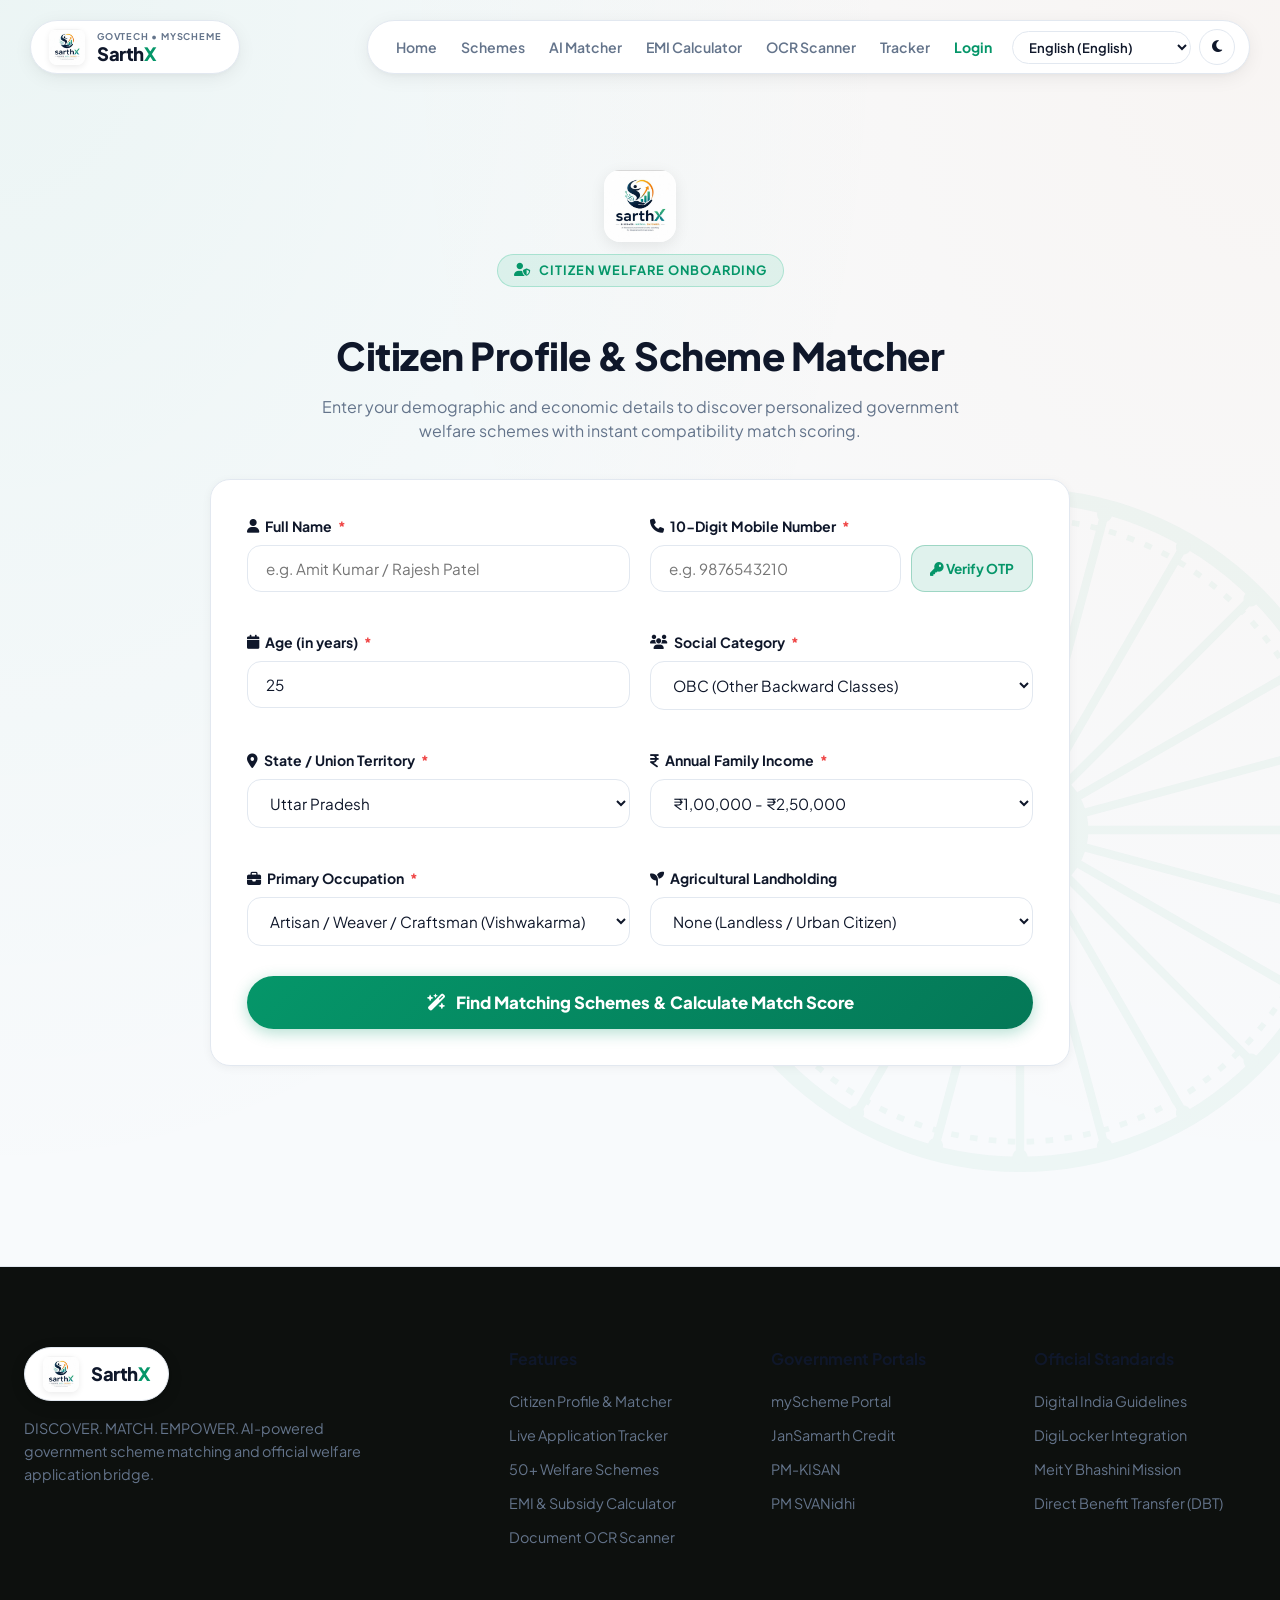
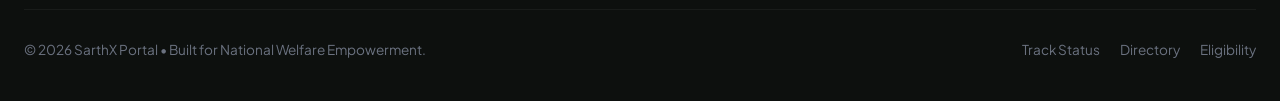
<file: login.html>
<!DOCTYPE html>
<html lang="en">
<head>
    <meta charset="UTF-8">
    <meta name="viewport" content="width=device-width, initial-scale=1.0">
    <title>Customer Login & Scheme Matcher - SarthX MyScheme Portal</title>
    <!-- FontAwesome 6 Icons -->
    <link rel="stylesheet" href="https://cdnjs.cloudflare.com/ajax/libs/font-awesome/6.4.0/css/all.min.css">
    <!-- Google Font: Plus Jakarta Sans -->
    <link href="https://fonts.googleapis.com/css2?family=Plus+Jakarta+Sans:wght@400;500;600;700;800&display=swap" rel="stylesheet">
    <!-- Custom Stylesheet -->
    <link rel="stylesheet" href="css/style.css">
</head>
<body>

    <!-- ==============================================
       DUAL-PILL NAVBAR WITH SARTHX OFFICIAL LOGO
       ============================================== -->
    <header class="site-header">
        <a href="index.html" class="nav-brand-pill">
            <img src="img/sarthx-logo.png" alt="SarthX Logo" class="brand-logo-img">
            <div class="brand-text-box">
                <span class="brand-subtitle">GovTech • MyScheme</span>
                <span class="nav-brand">Sarth<span>X</span></span>
            </div>
        </a>

        <nav class="nav-pill-right">
            <ul class="nav-links">
                <li><a href="index.html" data-i18n="Home">Home</a></li>
                <li><a href="schemes.html" data-i18n="Schemes">Schemes</a></li>
                <li><a href="aimatcher.html" data-i18n="AI Matcher">AI Matcher</a></li>
                <li><a href="calculator.html" data-i18n="Calculator">EMI Calculator</a></li>
                <li><a href="ocr-scanner.html" data-i18n="OCR Scanner">OCR Scanner</a></li>
                <li><a href="tracker.html" data-i18n="Tracker">Track Application</a></li>
                <li><a href="login.html" class="active" data-i18n="Login">Login / Match</a></li>
            </ul>

            <div class="nav-actions">
                <select id="languageSelect" class="nav-lang-select" title="Choose Language">
                    <option value="en">English</option>
                    <option value="hi">हिन्दी (Hindi)</option>
                    <option value="bn">বাংলা (Bengali)</option>
                    <option value="mr">मराठी (Marathi)</option>
                    <option value="te">తెలుగు (Telugu)</option>
                    <option value="ta">தமிழ் (Tamil)</option>
                    <option value="gu">ગુજરાતી (Gujarati)</option>
                    <option value="kn">ಕನ್ನಡ (Kannada)</option>
                    <option value="ml">മലയാളം (Malayalam)</option>
                    <option value="pa">ਪੰਜਾਬੀ (Punjabi)</option>
                    <option value="or">ଓଡ଼ିଆ (Odia)</option>
                    <option value="as">অসমীয়া (Assamese)</option>
                    <option value="ur">اردو (Urdu)</option>
                </select>

                <button id="themeToggleBtn" class="theme-toggle-btn" title="Toggle Light/Dark Theme" onclick="toggleTheme()">
                    <i class="fa-solid fa-moon"></i>
                </button>

                <button id="mobileMenuBtn" class="mobile-toggle" aria-label="Open navigation menu">
                    <i class="fa-solid fa-bars"></i>
                </button>
            </div>
        </nav>
    </header>

    <!-- Mobile Drawer -->
    <div id="mobileDrawer" style="display: none; position: fixed; top: 80px; left: 20px; right: 20px; background: var(--bg-card); border: 1px solid var(--border-color); border-radius: 16px; padding: 24px; z-index: 999; box-shadow: var(--shadow-soft);">
        <ul style="list-style: none; display: flex; flex-direction: column; gap: 16px;">
            <li><a href="index.html" style="font-size: 1.1rem; font-weight: 600; color: var(--text-main);">Home</a></li>
            <li><a href="schemes.html" style="font-size: 1.1rem; font-weight: 600; color: var(--text-main);">Schemes Directory</a></li>
            <li><a href="aimatcher.html" style="font-size: 1.1rem; font-weight: 600; color: var(--text-main);">AI Matcher</a></li>
            <li><a href="calculator.html" style="font-size: 1.1rem; font-weight: 600; color: var(--text-main);">EMI Calculator</a></li>
            <li><a href="ocr-scanner.html" style="font-size: 1.1rem; font-weight: 600; color: var(--text-main);">OCR Scanner</a></li>
            <li><a href="tracker.html" style="font-size: 1.1rem; font-weight: 600; color: var(--text-main);">Track Application</a></li>
            <li><a href="login.html" style="font-size: 1.1rem; font-weight: 700; color: var(--primary);">Login / Match</a></li>
        </ul>
    </div>

    <!-- ==============================================
       MAIN LOGIN & PROFILE ONBOARDING
       ============================================== -->
    <main class="login-page-wrapper">
        <div class="section-container">
            
            <div class="login-hero-header">
                <div class="login-brand-banner">
                    <img src="img/sarthx-logo.png" alt="SarthX Official Logo" class="login-logo-img">
                    <span class="hero-tag"><i class="fa-solid fa-user-shield"></i> Citizen Welfare Onboarding</span>
                </div>
                <h1 class="section-title" style="font-size: 2.4rem; margin-bottom: 10px;">Citizen Profile & Scheme Matcher</h1>
                <p style="color: var(--text-muted); font-size: 1rem;">
                    Enter your demographic and economic details to discover personalized government welfare schemes with instant compatibility match scoring.
                </p>
            </div>

            <!-- Profile Summary (Visible when Logged In) -->
            <div id="citizenProfileBar" class="citizen-profile-bar" style="display: none;">
                <div class="citizen-info-summary">
                    <div id="citizenAvatar" class="citizen-avatar">A</div>
                    <div>
                        <div style="display: flex; align-items: center; gap: 8px;">
                            <h3 id="citizenNameDisplay" style="font-size: 1.25rem; font-weight: 800; color: var(--text-main);">Amit Kumar</h3>
                            <span style="font-size: 0.75rem; background: rgba(16, 185, 129, 0.15); color: var(--primary); padding: 2px 8px; border-radius: 10px; font-weight: 700;">
                                <i class="fa-solid fa-circle-check"></i> Verified Profile
                            </span>
                        </div>
                        <p id="citizenPhoneDisplay" style="font-size: 0.85rem; color: var(--text-muted);">+91 9876543210</p>
                        <div class="citizen-badges">
                            <span id="badgeCategory" class="citizen-badge-chip">Category: OBC</span>
                            <span id="badgeState" class="citizen-badge-chip">State: Uttar Pradesh</span>
                            <span id="badgeOccupation" class="citizen-badge-chip">Occupation: Artisan</span>
                            <span id="badgeIncome" class="citizen-badge-chip">Income: ₹1.5L/yr</span>
                        </div>
                    </div>
                </div>

                <div style="display: flex; gap: 10px;">
                    <button type="button" class="check-details-btn" onclick="editProfile()" style="padding: 10px 18px; border-radius: var(--radius-pill);">
                        <i class="fa-solid fa-pen-to-square"></i> Edit Profile
                    </button>
                    <button type="button" class="check-details-btn" onclick="logoutProfile()" style="padding: 10px 18px; border-radius: var(--radius-pill); color: #ef4444; border-color: rgba(239,68,68,0.3);">
                        <i class="fa-solid fa-right-from-bracket"></i> Switch Citizen
                    </button>
                </div>
            </div>

            <!-- Customer Registration Form -->
            <div id="loginCardWrapper" class="login-card">
                <form id="customerLoginForm" onsubmit="handleCustomerLogin(event)">
                    <div class="form-grid-2col">
                        
                        <!-- Full Name -->
                        <div class="form-group">
                            <label class="form-label" for="custName">
                                <i class="fa-solid fa-user"></i> Full Name <span class="req">*</span>
                            </label>
                            <input type="text" id="custName" class="form-input" placeholder="e.g. Amit Kumar / Rajesh Patel" required>
                        </div>

                        <!-- Phone Number & Simulated OTP -->
                        <div class="form-group">
                            <label class="form-label" for="custPhone">
                                <i class="fa-solid fa-phone"></i> 10-Digit Mobile Number <span class="req">*</span>
                            </label>
                            <div class="phone-otp-group">
                                <input type="tel" id="custPhone" class="form-input" placeholder="e.g. 9876543210" pattern="[0-9]{10}" maxlength="10" required>
                                <button type="button" class="btn-send-otp" id="sendOtpBtn" onclick="triggerOtpSimulation()">
                                    <i class="fa-solid fa-key"></i> Verify OTP
                                </button>
                            </div>
                            <div id="otpBox" class="otp-verification-box">
                                <span style="font-size: 0.8rem; color: var(--primary); font-weight: 700; display: block; margin-bottom: 6px;">
                                    <i class="fa-solid fa-mobile-screen"></i> OTP sent to mobile: <strong>2026</strong> (Auto-verified)
                                </span>
                            </div>
                        </div>

                        <!-- Age -->
                        <div class="form-group">
                            <label class="form-label" for="custAge">
                                <i class="fa-solid fa-calendar"></i> Age (in years) <span class="req">*</span>
                            </label>
                            <input type="number" id="custAge" class="form-input" min="16" max="99" value="25" required>
                        </div>

                        <!-- Social Category -->
                        <div class="form-group">
                            <label class="form-label" for="custCategory">
                                <i class="fa-solid fa-users"></i> Social Category <span class="req">*</span>
                            </label>
                            <select id="custCategory" class="form-select" required>
                                <option value="General">General / Open</option>
                                <option value="OBC" selected>OBC (Other Backward Classes)</option>
                                <option value="SC">SC (Scheduled Caste)</option>
                                <option value="ST">ST (Scheduled Tribe)</option>
                                <option value="EWS">EWS (Economically Weaker Section)</option>
                                <option value="Minority">Minority Community</option>
                            </select>
                        </div>

                        <!-- State -->
                        <div class="form-group">
                            <label class="form-label" for="custState">
                                <i class="fa-solid fa-location-dot"></i> State / Union Territory <span class="req">*</span>
                            </label>
                            <select id="custState" class="form-select" required>
                                <option value="All India">All India</option>
                                <option value="Uttar Pradesh" selected>Uttar Pradesh</option>
                                <option value="Maharashtra">Maharashtra</option>
                                <option value="Bihar">Bihar</option>
                                <option value="Madhya Pradesh">Madhya Pradesh</option>
                                <option value="Rajasthan">Rajasthan</option>
                                <option value="Tamil Nadu">Tamil Nadu</option>
                                <option value="West Bengal">West Bengal</option>
                                <option value="Karnataka">Karnataka</option>
                                <option value="Gujarat">Gujarat</option>
                                <option value="Delhi">Delhi</option>
                                <option value="Punjab">Punjab</option>
                                <option value="Haryana">Haryana</option>
                                <option value="Kerala">Kerala</option>
                                <option value="Odisha">Odisha</option>
                                <option value="Assam">Assam</option>
                            </select>
                        </div>

                        <!-- Annual Income -->
                        <div class="form-group">
                            <label class="form-label" for="custIncome">
                                <i class="fa-solid fa-indian-rupee-sign"></i> Annual Family Income <span class="req">*</span>
                            </label>
                            <select id="custIncome" class="form-select" required>
                                <option value="100000">Less than ₹1,00,000 (BPL / EWS)</option>
                                <option value="200000" selected>₹1,00,000 - ₹2,50,000</option>
                                <option value="400000">₹2,50,000 - ₹5,00,000</option>
                                <option value="700000">₹5,00,000 - ₹8,00,000</option>
                                <option value="1200000">Above ₹8,00,000</option>
                            </select>
                        </div>

                        <!-- Occupation -->
                        <div class="form-group">
                            <label class="form-label" for="custOccupation">
                                <i class="fa-solid fa-briefcase"></i> Primary Occupation <span class="req">*</span>
                            </label>
                            <select id="custOccupation" class="form-select" required>
                                <option value="Farmer">Farmer / Kisan</option>
                                <option value="Street Vendor">Street Vendor / Hawkers</option>
                                <option value="Student">Student / Scholar</option>
                                <option value="Artisan" selected>Artisan / Weaver / Craftsman (Vishwakarma)</option>
                                <option value="Micro Entrepreneur">Micro Entrepreneur / Small Business (MSME)</option>
                                <option value="Daily Wage Worker">Daily Wage / Construction Worker</option>
                                <option value="Homemaker">Homemaker / Women SHG Member</option>
                                <option value="Unemployed">Unemployed Youth / Job Seeker</option>
                            </select>
                        </div>

                        <!-- Landholding -->
                        <div class="form-group">
                            <label class="form-label" for="custLand">
                                <i class="fa-solid fa-seedling"></i> Agricultural Landholding
                            </label>
                            <select id="custLand" class="form-select">
                                <option value="None">None (Landless / Urban Citizen)</option>
                                <option value="Small">Small / Marginal (Under 2 Hectares)</option>
                                <option value="Large">Large Farmer (Above 2 Hectares)</option>
                            </select>
                        </div>

                    </div>

                    <button type="submit" class="btn-login-submit">
                        <i class="fa-solid fa-wand-magic-sparkles"></i>
                        <span>Find Matching Schemes & Calculate Match Score</span>
                    </button>
                </form>
            </div>

            <!-- ==============================================
               RECOMMENDED SCHEMES SECTION (MATCH SCORE)
               ============================================== -->
            <section id="recommendationsSection" style="display: none; margin-top: 50px;">
                <div style="display: flex; justify-content: space-between; align-items: flex-end; margin-bottom: 24px; flex-wrap: wrap; gap: 14px;">
                    <div>
                        <span class="hero-tag" style="background: rgba(16, 185, 129, 0.15); color: var(--primary);"><i class="fa-solid fa-sparkles"></i> AI Powered Ranking</span>
                        <h2 class="section-title" style="font-size: 2rem; margin-top: 6px;">Top Recommended Schemes For You</h2>
                        <p style="color: var(--text-muted); font-size: 0.95rem;">Ranked by compatibility percentage with your verified profile.</p>
                    </div>

                    <div style="font-size: 0.9rem; font-weight: 700; color: var(--primary);">
                        <i class="fa-solid fa-shield-halved"></i> Smart Gov Form Pre-Fill Enabled
                    </div>
                </div>

                <!-- Quick Filter Tabs for Recommendations -->
                <div class="recommendation-filter-pills" id="recFilterPills" style="display: flex; gap: 8px; flex-wrap: wrap; margin-bottom: 24px;">
                    <button type="button" class="filter-pill-btn active" onclick="filterRecommendations('all', this)">
                        <i class="fa-solid fa-list-check"></i> All Matches (<span id="countAllRecs">0</span>)
                    </button>
                    <button type="button" class="filter-pill-btn" onclick="filterRecommendations('top', this)">
                        <i class="fa-solid fa-star"></i> Exceptional Matches (85%+)
                    </button>
                    <button type="button" class="filter-pill-btn" onclick="filterRecommendations('dbt', this)">
                        <i class="fa-solid fa-money-bill-transfer"></i> Direct Cash (DBT)
                    </button>
                    <button type="button" class="filter-pill-btn" onclick="filterRecommendations('credit', this)">
                        <i class="fa-solid fa-building-columns"></i> Subsidized Loans & MSME
                    </button>
                    <button type="button" class="filter-pill-btn" onclick="filterRecommendations('state', this)">
                        <i class="fa-solid fa-location-dot"></i> State Specific
                    </button>
                </div>

                <!-- Grid of matched schemes -->
                <div class="schemes-grid" id="recommendedSchemesGrid">
                    <!-- Injected via JavaScript -->
                </div>
            </section>

        </div>
    </main>

    <!-- Scheme Details Modal -->
    <div class="modal-overlay" id="schemeModal">
        <div class="modal-content">
            <button class="modal-close-btn" onclick="closeSchemeModal()"><i class="fa-solid fa-xmark"></i></button>
            <div class="modal-header">
                <span class="scheme-badge" id="modalBadge">Central</span>
                <div class="modal-title-row">
                    <h3 class="modal-title" id="modalTitle">Scheme Title</h3>
                </div>
            </div>
            
            <p class="modal-desc" id="modalDesc">Detailed description...</p>
            
            <div class="modal-info-grid">
                <div class="info-box">
                    <span>Key Benefit</span>
                    <p id="modalBenefit">₹0</p>
                </div>
                <div class="info-box">
                    <span>Scope & Jurisdiction</span>
                    <p id="modalLevel">Central • All India</p>
                </div>
                <div class="info-box" style="grid-column: 1 / -1;">
                    <span>Eligibility Criteria</span>
                    <p id="modalEligibility" style="font-weight: 500; font-size: 0.9rem; line-height: 1.5;">Eligibility details...</p>
                </div>
            </div>

            <h4 class="modal-section-title"><i class="fa-solid fa-file-shield" style="color: var(--primary);"></i> Documents Required</h4>
            <ul class="modal-docs-list" id="modalDocsList"></ul>

            <div style="display: flex; gap: 12px; margin-top: 24px;">
                <button type="button" id="modalAutoFillBtn" class="btn-auto-fill-gov" style="flex: 1.4; padding: 14px; border-radius: var(--radius-pill);">
                    <i class="fa-solid fa-file-signature"></i> Auto-Fill & Apply (Gov Bridge)
                </button>
                <a href="#" target="_blank" rel="noopener noreferrer" class="check-details-btn" id="modalApplyBtn" style="flex: 1; padding: 14px; border-radius: var(--radius-pill); display: flex; align-items: center; justify-content: center; gap: 6px;">
                    <span>Direct Portal</span>
                    <i class="fa-solid fa-arrow-up-right-from-square"></i>
                </a>
            </div>
        </div>
    </div>

    <!-- Footer -->
    <footer class="site-footer">
        <div class="footer-container">
            <div>
                <a href="index.html" class="nav-brand-pill" style="display: inline-flex; margin-bottom: 16px;">
                    <img src="img/sarthx-logo.png" alt="SarthX Logo" class="brand-logo-img">
                    <span class="nav-brand">Sarth<span>X</span></span>
                </a>
                <p style="font-size: 0.9rem; color: var(--text-muted); line-height: 1.6; max-width: 360px;">
                    DISCOVER. MATCH. EMPOWER. AI-powered government scheme matching and official welfare application bridge.
                </p>
            </div>

            <div class="footer-col">
                <h3>Features</h3>
                <ul class="footer-links">
                    <li><a href="login.html">Citizen Profile & Matcher</a></li>
                    <li><a href="tracker.html">Live Application Tracker</a></li>
                    <li><a href="schemes.html">50+ Welfare Schemes</a></li>
                    <li><a href="calculator.html">EMI & Subsidy Calculator</a></li>
                    <li><a href="ocr-scanner.html">Document OCR Scanner</a></li>
                </ul>
            </div>

            <div class="footer-col">
                <h3>Government Portals</h3>
                <ul class="footer-links">
                    <li><a href="https://www.myscheme.gov.in" target="_blank">myScheme Portal</a></li>
                    <li><a href="https://www.jansamarth.in" target="_blank">JanSamarth Credit</a></li>
                    <li><a href="https://pmkisan.gov.in" target="_blank">PM-KISAN</a></li>
                    <li><a href="https://pmsvanidhi.mohua.gov.in" target="_blank">PM SVANidhi</a></li>
                </ul>
            </div>

            <div class="footer-col">
                <h3>Official Standards</h3>
                <ul class="footer-links">
                    <li><a href="#">Digital India Guidelines</a></li>
                    <li><a href="#">DigiLocker Integration</a></li>
                    <li><a href="#">MeitY Bhashini Mission</a></li>
                    <li><a href="#">Direct Benefit Transfer (DBT)</a></li>
                </ul>
            </div>
        </div>

        <div class="footer-bottom">
            <p>&copy; 2026 SarthX Portal • Built for National Welfare Empowerment.</p>
            <div style="display: flex; gap: 20px;">
                <a href="tracker.html">Track Status</a>
                <a href="schemes.html">Directory</a>
                <a href="aimatcher.html">Eligibility</a>
            </div>
        </div>
    </footer>

    <!-- Scripts -->
    <script src="js/schemes-data.js"></script>
    <script src="js/translations.js"></script>
    <script src="js/gov-bridge.js"></script>

    <script>
        // Theme toggle logic
        function toggleTheme() {
            document.body.classList.toggle('dark-theme');
            const isDark = document.body.classList.contains('dark-theme');
            localStorage.setItem('sarthx_theme', isDark ? 'dark' : 'light');
            const icon = document.querySelector('#themeToggleBtn i');
            if (icon) {
                icon.className = isDark ? 'fa-solid fa-sun' : 'fa-solid fa-moon';
            }
        }

        // Initialize saved theme
        if (localStorage.getItem('sarthx_theme') === 'dark') {
            document.body.classList.add('dark-theme');
            const icon = document.querySelector('#themeToggleBtn i');
            if (icon) icon.className = 'fa-solid fa-sun';
        }

        // Mobile drawer toggle
        const mobileBtn = document.getElementById('mobileMenuBtn');
        const mobileDrawer = document.getElementById('mobileDrawer');
        if (mobileBtn && mobileDrawer) {
            mobileBtn.addEventListener('click', () => {
                const isHidden = mobileDrawer.style.display === 'none';
                mobileDrawer.style.display = isHidden ? 'block' : 'none';
            });
        }

        // OTP Simulation
        function triggerOtpSimulation() {
            const phone = document.getElementById('custPhone').value;
            if (!phone || phone.length < 10) {
                alert('Please enter a valid 10-digit mobile number first.');
                return;
            }
            const otpBox = document.getElementById('otpBox');
            otpBox.style.display = 'block';
            document.getElementById('sendOtpBtn').innerHTML = '<i class="fa-solid fa-check"></i> Verified';
            document.getElementById('sendOtpBtn').style.background = 'rgba(16, 185, 129, 0.2)';
        }

        // Check if citizen profile already exists on load
        document.addEventListener('DOMContentLoaded', () => {
            const profile = SarthXGovBridge.getUserProfile();
            if (profile && profile.name) {
                renderCitizenProfile(profile);
                runSchemeMatching(profile);
            }
        });

        // Form Submit
        function handleCustomerLogin(e) {
            e.preventDefault();
            const incomeSelect = document.getElementById('custIncome');
            const profile = {
                name: document.getElementById('custName').value.trim(),
                phone: document.getElementById('custPhone').value.trim(),
                age: parseInt(document.getElementById('custAge').value) || 25,
                category: document.getElementById('custCategory').value,
                state: document.getElementById('custState').value,
                incomeValue: parseInt(incomeSelect.value) || 200000,
                income: incomeSelect.options[incomeSelect.selectedIndex].text,
                occupation: document.getElementById('custOccupation').value,
                land: document.getElementById('custLand').value
            };

            SarthXGovBridge.saveUserProfile(profile);
            renderCitizenProfile(profile);
            runSchemeMatching(profile);

            // Scroll down to recommendations
            document.getElementById('recommendationsSection').scrollIntoView({ behavior: 'smooth' });
        }

        function renderCitizenProfile(profile) {
            document.getElementById('citizenNameDisplay').textContent = profile.name;
            document.getElementById('citizenPhoneDisplay').textContent = '+91 ' + profile.phone;
            document.getElementById('citizenAvatar').textContent = profile.name.charAt(0).toUpperCase();
            document.getElementById('badgeCategory').textContent = 'Category: ' + profile.category;
            document.getElementById('badgeState').textContent = 'State: ' + profile.state;
            document.getElementById('badgeOccupation').textContent = 'Occupation: ' + profile.occupation;
            document.getElementById('badgeIncome').textContent = 'Income: ' + profile.income;

            document.getElementById('citizenProfileBar').style.display = 'flex';
            document.getElementById('loginCardWrapper').style.display = 'none';
        }

        function editProfile() {
            document.getElementById('loginCardWrapper').style.display = 'block';
            document.getElementById('citizenProfileBar').style.display = 'none';
            const profile = SarthXGovBridge.getUserProfile();
            if (profile) {
                document.getElementById('custName').value = profile.name || '';
                document.getElementById('custPhone').value = profile.phone || '';
                document.getElementById('custAge').value = profile.age || 25;
                document.getElementById('custCategory').value = profile.category || 'OBC';
                document.getElementById('custState').value = profile.state || 'Uttar Pradesh';
                document.getElementById('custIncome').value = profile.incomeValue || '200000';
                document.getElementById('custOccupation').value = profile.occupation || 'Artisan';
                document.getElementById('custLand').value = profile.land || 'None';
            }
        }

        function logoutProfile() {
            if (confirm('Switch citizen account? This will let you enter a new customer profile.')) {
                localStorage.removeItem('sarthx_user_profile');
                location.reload();
            }
        }

        let cachedScoredSchemes = [];

        // Filter recommendations by pill type
        function filterRecommendations(type, btn) {
            if (btn) {
                document.querySelectorAll('#recFilterPills .filter-pill-btn').forEach(b => b.classList.remove('active'));
                btn.classList.add('active');
            }

            const profile = SarthXGovBridge.getUserProfile();
            let filtered = [...cachedScoredSchemes];

            if (type === 'top') {
                filtered = filtered.filter(item => item.score >= 85);
            } else if (type === 'dbt') {
                filtered = filtered.filter(item => 
                    item.scheme.benefitType === 'Direct Cash Benefit' || 
                    (item.scheme.benefit && item.scheme.benefit.toLowerCase().includes('dbt')) ||
                    item.scheme.category === 'agriculture'
                );
            } else if (type === 'credit') {
                filtered = filtered.filter(item => 
                    item.scheme.category === 'business' || 
                    item.scheme.category === 'financial' ||
                    (item.scheme.benefit && item.scheme.benefit.toLowerCase().includes('loan'))
                );
            } else if (type === 'state') {
                const userState = (profile && profile.state) ? profile.state.toLowerCase() : '';
                filtered = filtered.filter(item => 
                    item.scheme.level === 'State' || 
                    (userState && (item.scheme.state || '').toLowerCase().includes(userState))
                );
            }

            renderRecommendationCards(filtered);
        }

        // Run Scheme Matching & Rank by Score
        function runSchemeMatching(profile) {
            const allSchemes = window.SCHEMES_DATABASE || [];
            cachedScoredSchemes = allSchemes.map(scheme => {
                const matchResult = SarthXGovBridge.calculateMatchScore(scheme, profile);
                return {
                    scheme: scheme,
                    score: matchResult.score,
                    matchGrade: matchResult.matchGrade,
                    gradeClass: matchResult.gradeClass,
                    reasons: matchResult.reasons,
                    benefitHighlight: matchResult.benefitHighlight
                };
            });

            // Sort descending by match score
            cachedScoredSchemes.sort((a, b) => b.score - a.score);

            const countEl = document.getElementById('countAllRecs');
            if (countEl) countEl.textContent = cachedScoredSchemes.length;

            renderRecommendationCards(cachedScoredSchemes);
            document.getElementById('recommendationsSection').style.display = 'block';
        }

        function renderRecommendationCards(list) {
            const grid = document.getElementById('recommendedSchemesGrid');
            grid.innerHTML = '';

            if (list.length === 0) {
                grid.innerHTML = `
                    <div style="grid-column: 1 / -1; text-align: center; padding: 40px; background: var(--bg-card); border-radius: var(--radius-md); border: 1px solid var(--border-color);">
                        <i class="fa-solid fa-filter-circle-xmark" style="font-size: 2.5rem; color: var(--text-muted); margin-bottom: 12px;"></i>
                        <h4 style="font-size: 1.2rem; color: var(--text-main); margin-bottom: 6px;">No schemes match this specific filter</h4>
                        <p style="color: var(--text-muted); font-size: 0.9rem;">Try selecting 'All Matches' to view all eligible welfare schemes.</p>
                    </div>
                `;
                return;
            }

            list.forEach(item => {
                const s = item.scheme;
                const score = item.score;
                const reasons = item.reasons || [];
                const bannerHtml = SarthXGovBridge.getSchemeVisualBanner(s);
                const applyLink = s.directApplyUrl || s.officialUrl;
                const docsList = (s.documentsRequired || []).slice(0, 3);

                const card = document.createElement('div');
                card.className = 'scheme-card animated-card';
                card.innerHTML = `
                    <div>
                        ${bannerHtml}
                        <div style="padding: 18px 20px 0 20px;">
                            <div class="card-top" style="margin-bottom: 10px;">
                                <span class="scheme-badge ${s.badgeClass}">${s.categoryName}</span>
                                <div class="match-score-pill ${item.gradeClass || 'match-high'}">
                                    <i class="fa-solid fa-sparkles"></i> ${score}% Match
                                </div>
                            </div>
                            <div class="scheme-card-body">
                                <h3>${s.title}</h3>
                                <p>${s.brief}</p>
                                
                                <div class="match-reasons-list">
                                    ${reasons.map(r => `
                                        <div class="match-reason-item">
                                            <i class="fa-solid ${r.icon || 'fa-circle-check'}"></i> <span>${r.text || r}</span>
                                        </div>
                                    `).join('')}
                                </div>

                                ${docsList.length > 0 ? `
                                    <div style="margin-top: 10px; display: flex; gap: 6px; flex-wrap: wrap;">
                                        ${docsList.map(doc => `
                                            <span style="font-size: 0.7rem; background: var(--bg-card-hover); border: 1px solid var(--border-color); padding: 2px 8px; border-radius: 6px; color: var(--text-muted);">
                                                <i class="fa-solid fa-file-check" style="color: var(--primary);"></i> ${doc}
                                            </span>
                                        `).join('')}
                                    </div>
                                ` : ''}
                            </div>
                        </div>
                    </div>
                    <div class="card-footer" style="margin: 16px 20px 20px 20px;">
                        <div class="benefit-row">
                            <span class="benefit-tag">${s.benefit}</span>
                            <span style="font-size: 0.75rem; color: var(--text-muted);"><i class="fa-solid fa-location-dot"></i> ${s.level}</span>
                        </div>
                        <div class="card-actions-group">
                            <button class="check-details-btn" onclick="openSchemeModal('${s.id}')">
                                <i class="fa-solid fa-circle-info"></i> Details
                            </button>
                            <button class="btn-auto-fill-gov" onclick="SarthXGovBridge.openGovModal('${s.id}')" title="Auto-Fill Government Form with SarthX Bridge">
                                <i class="fa-solid fa-bolt"></i> Auto-Fill & Apply
                            </button>
                            <a href="${applyLink}" target="_blank" rel="noopener noreferrer" class="check-details-btn" style="flex: 0.6; display: flex; align-items: center; justify-content: center;" title="Open Official Portal">
                                <i class="fa-solid fa-arrow-up-right-from-square"></i>
                            </a>
                        </div>
                    </div>
                `;
                grid.appendChild(card);
            });
        }

        // Scheme Details Modal
        function openSchemeModal(id) {
            const scheme = (window.SCHEMES_DATABASE || []).find(s => s.id === id);
            if (!scheme) return;

            document.getElementById('modalBadge').className = 'scheme-badge ' + scheme.badgeClass;
            document.getElementById('modalBadge').textContent = scheme.categoryName;
            document.getElementById('modalTitle').textContent = scheme.title;
            document.getElementById('modalDesc').textContent = scheme.detailedDescription || scheme.brief;
            document.getElementById('modalBenefit').textContent = scheme.benefit;
            document.getElementById('modalLevel').textContent = `${scheme.level} • ${scheme.state || 'All India'}`;
            document.getElementById('modalEligibility').textContent = scheme.eligibility;

            const docsList = document.getElementById('modalDocsList');
            docsList.innerHTML = '';
            (scheme.documentsRequired || []).forEach(doc => {
                const li = document.createElement('li');
                li.innerHTML = `<i class="fa-solid fa-circle-check"></i> ${doc}`;
                docsList.appendChild(li);
            });

            const applyLink = scheme.directApplyUrl || scheme.officialUrl;
            document.getElementById('modalApplyBtn').href = applyLink;
            document.getElementById('modalAutoFillBtn').onclick = () => {
                closeSchemeModal();
                SarthXGovBridge.openGovModal(scheme.id);
            };

            document.getElementById('schemeModal').classList.add('active');
            document.body.style.overflow = 'hidden';
        }

        function closeSchemeModal() {
            document.getElementById('schemeModal').classList.remove('active');
            document.body.style.overflow = 'auto';
        }
    </script>
</body>
</html>
</file>
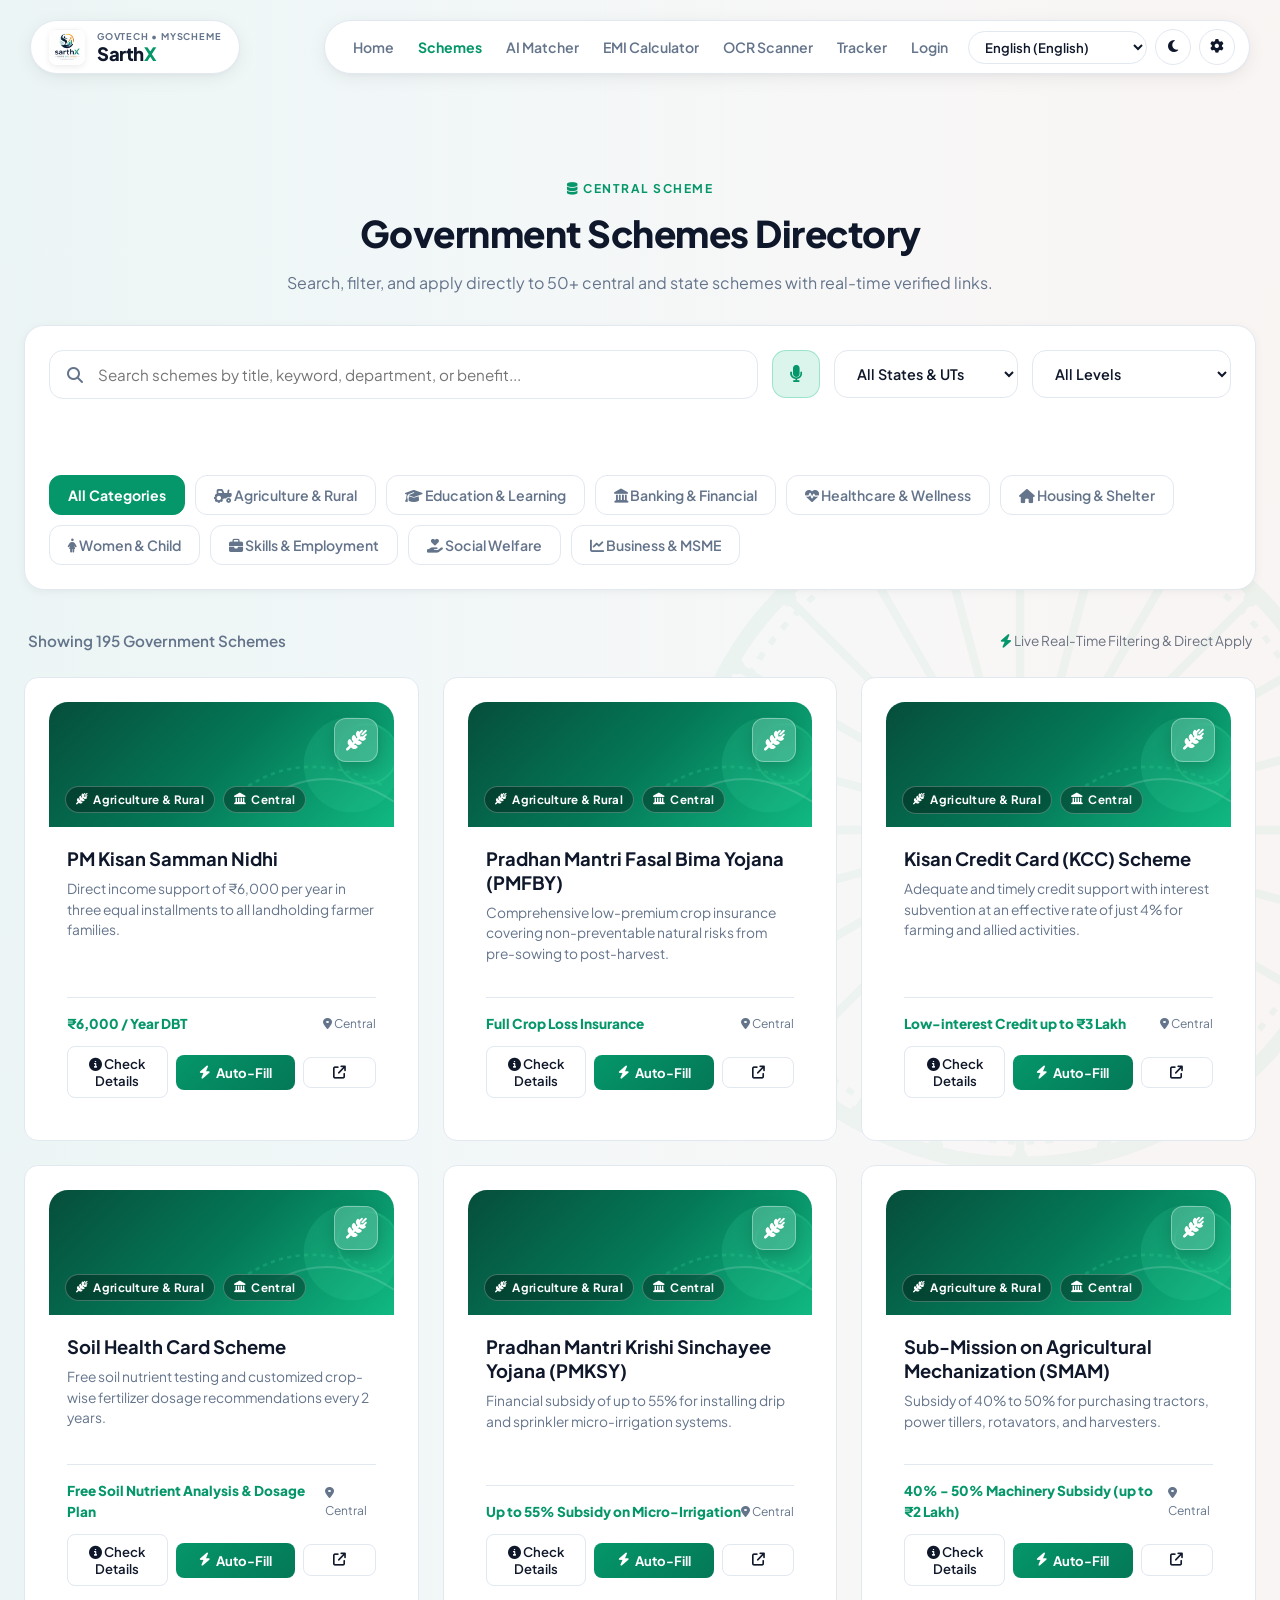
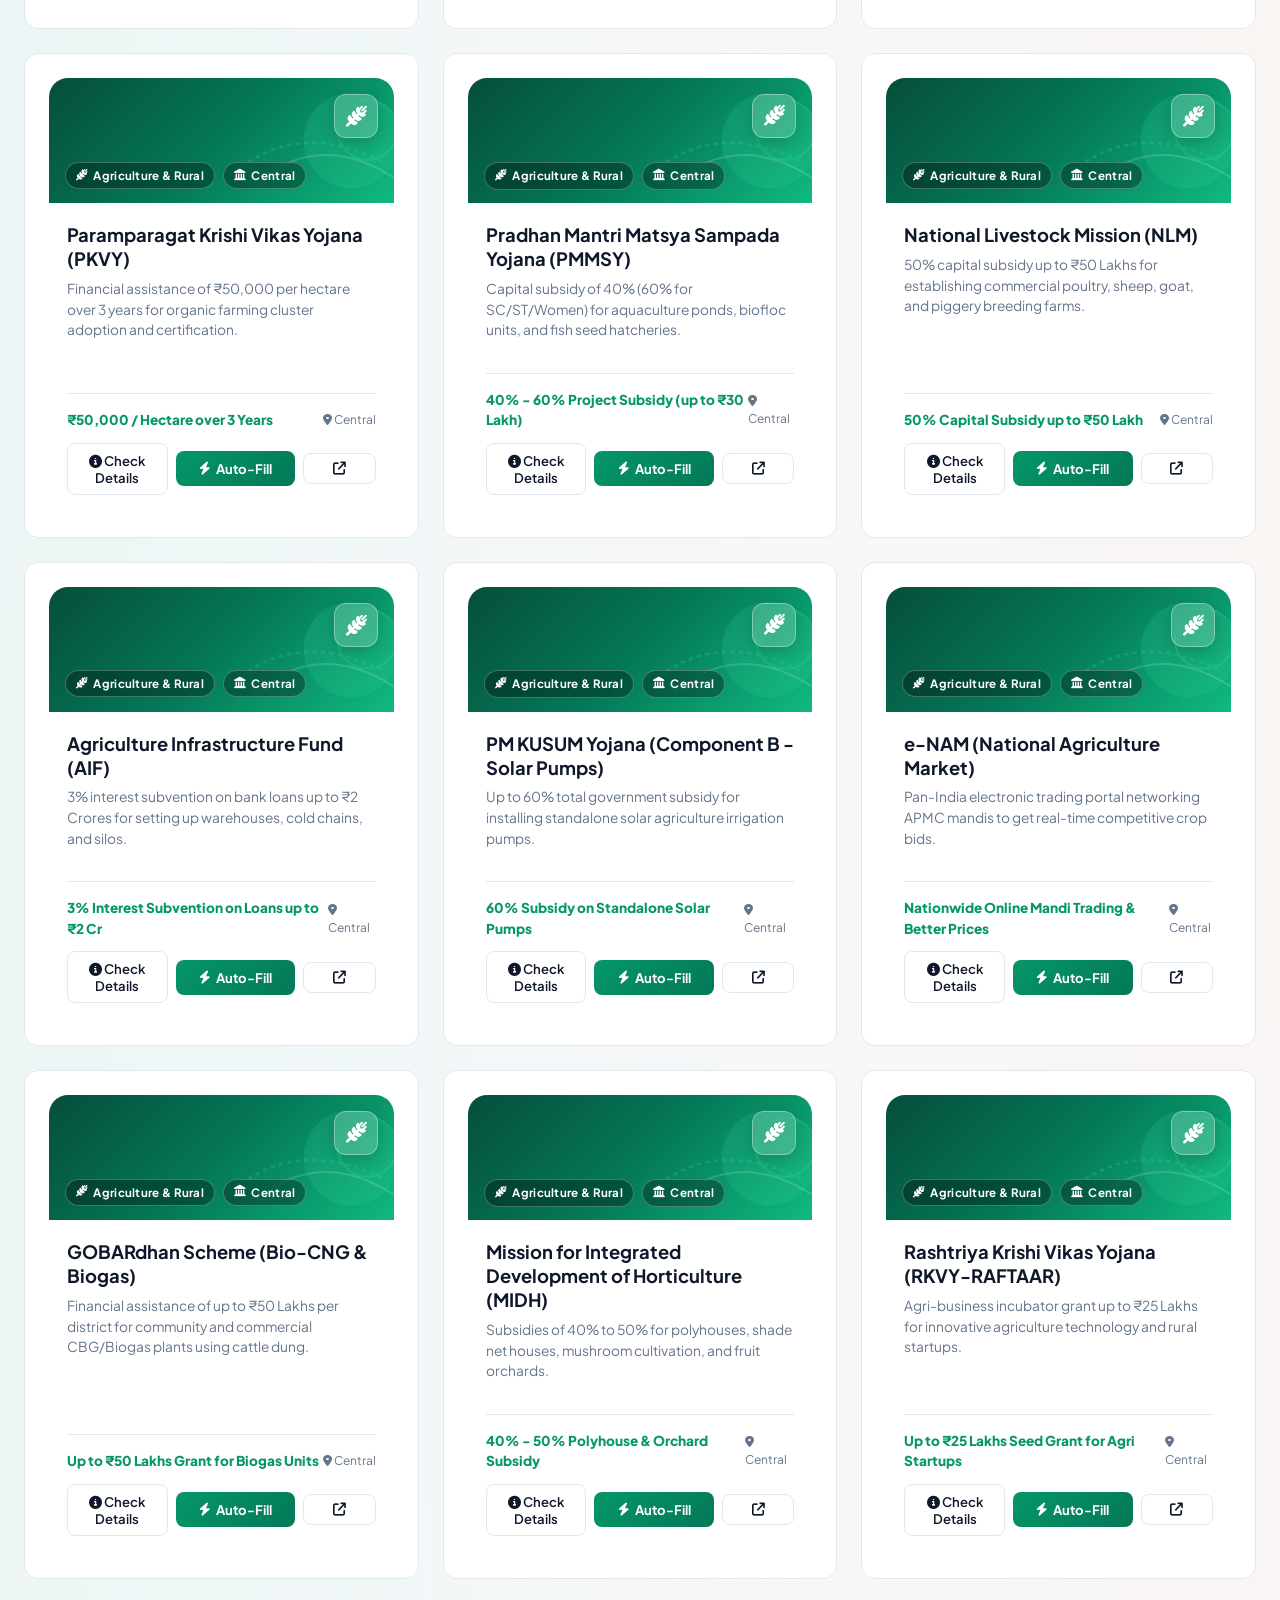
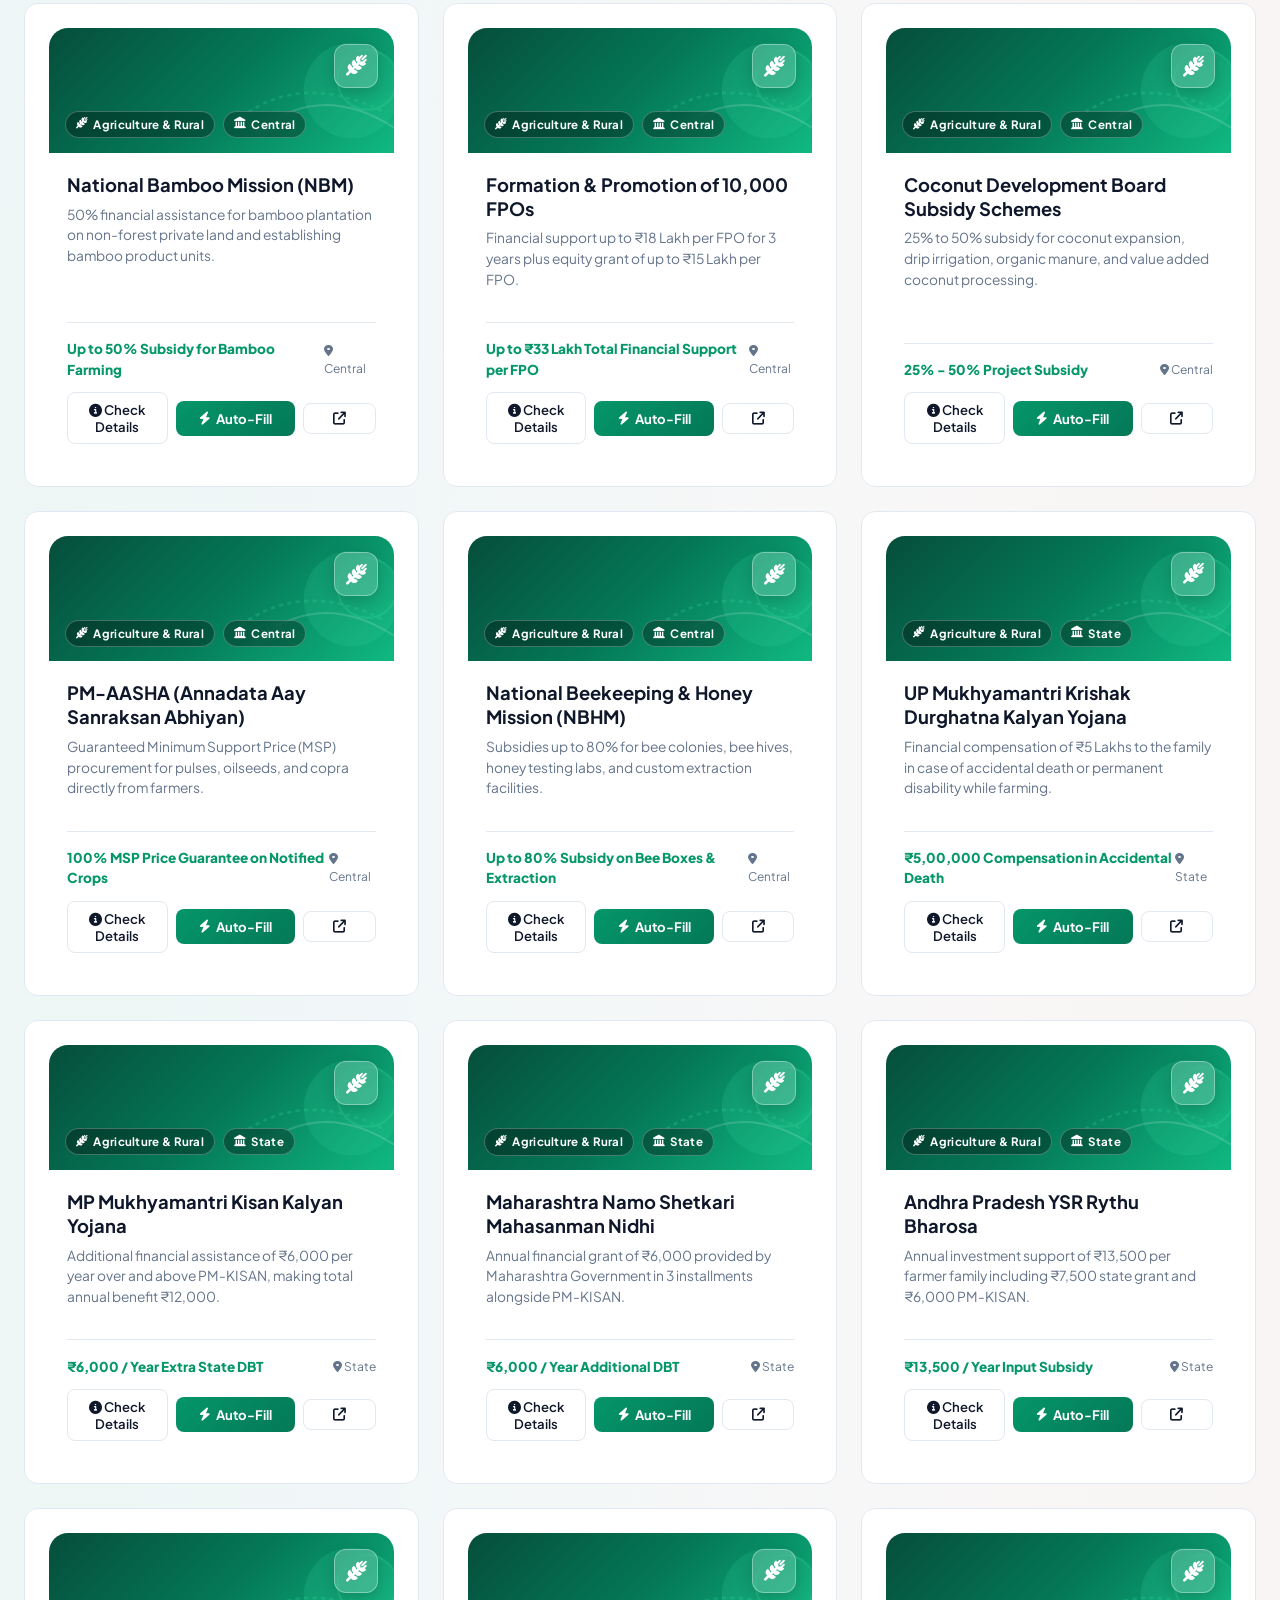
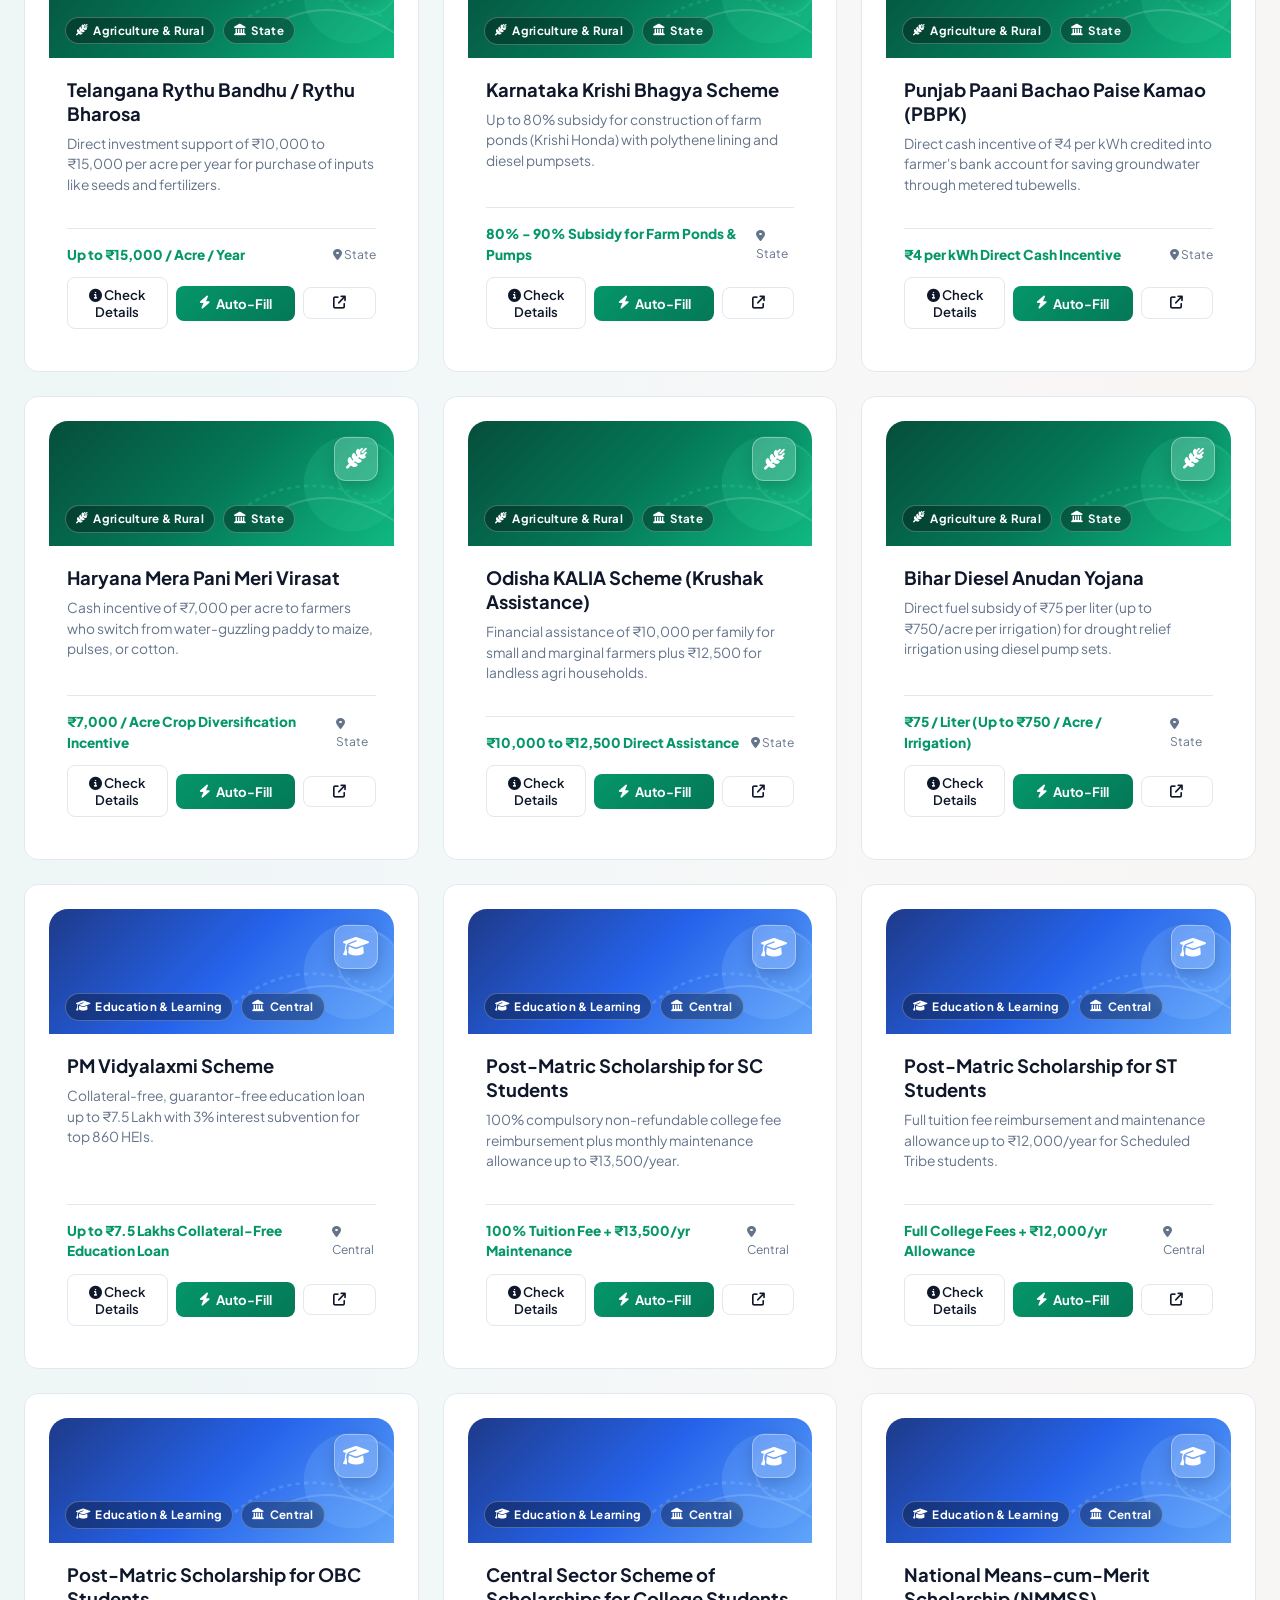
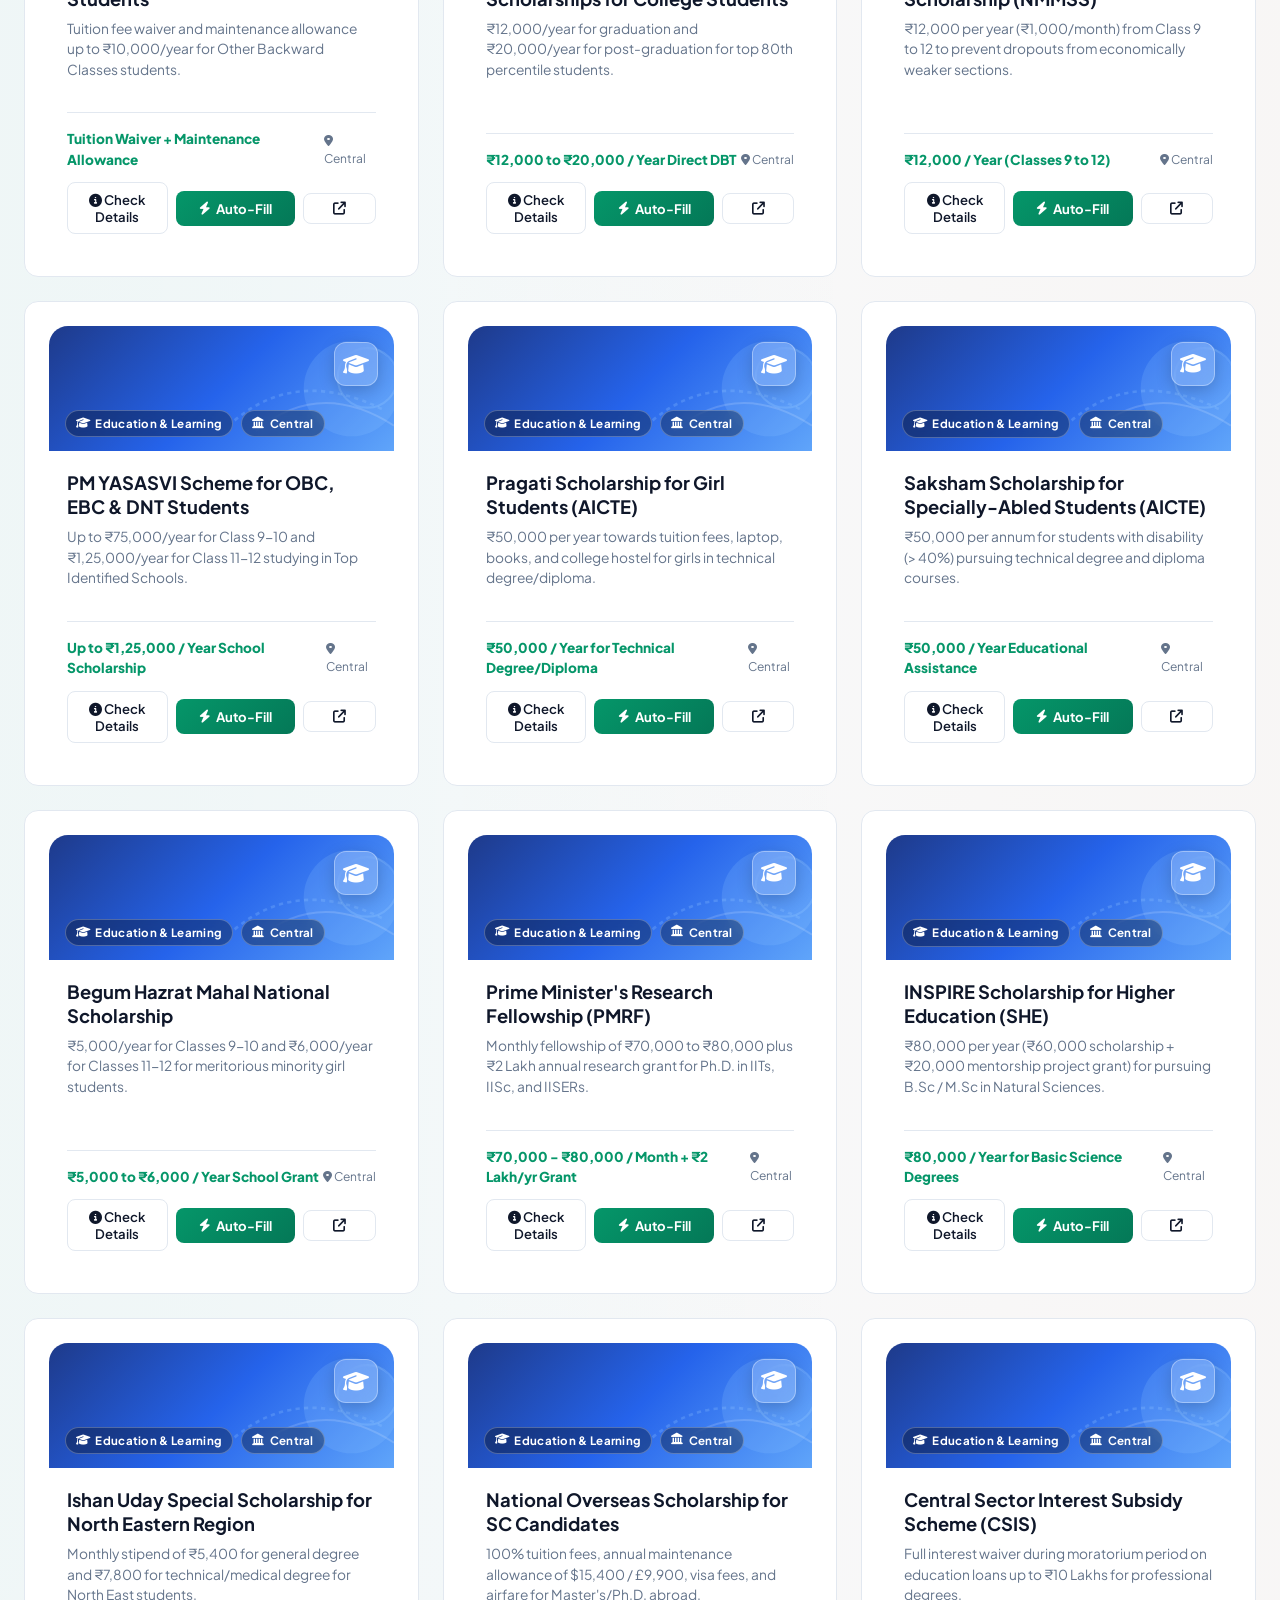
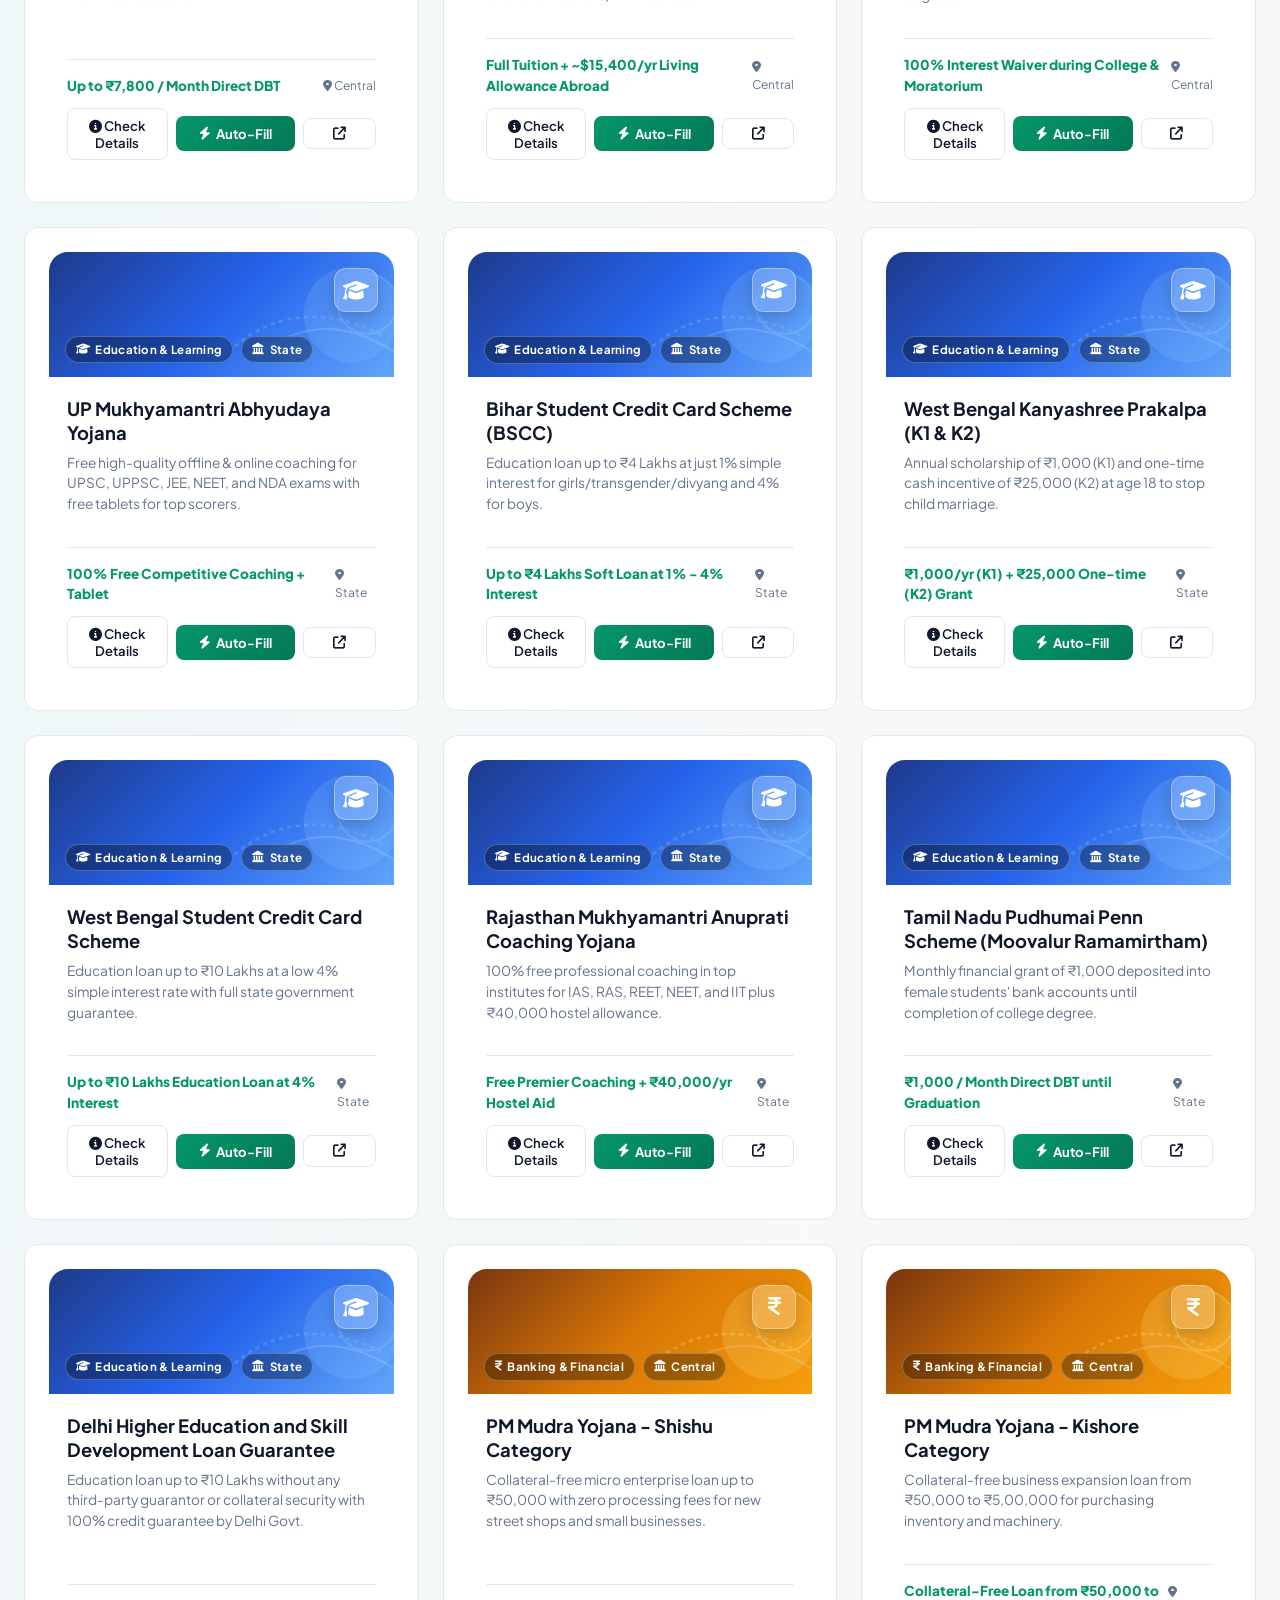
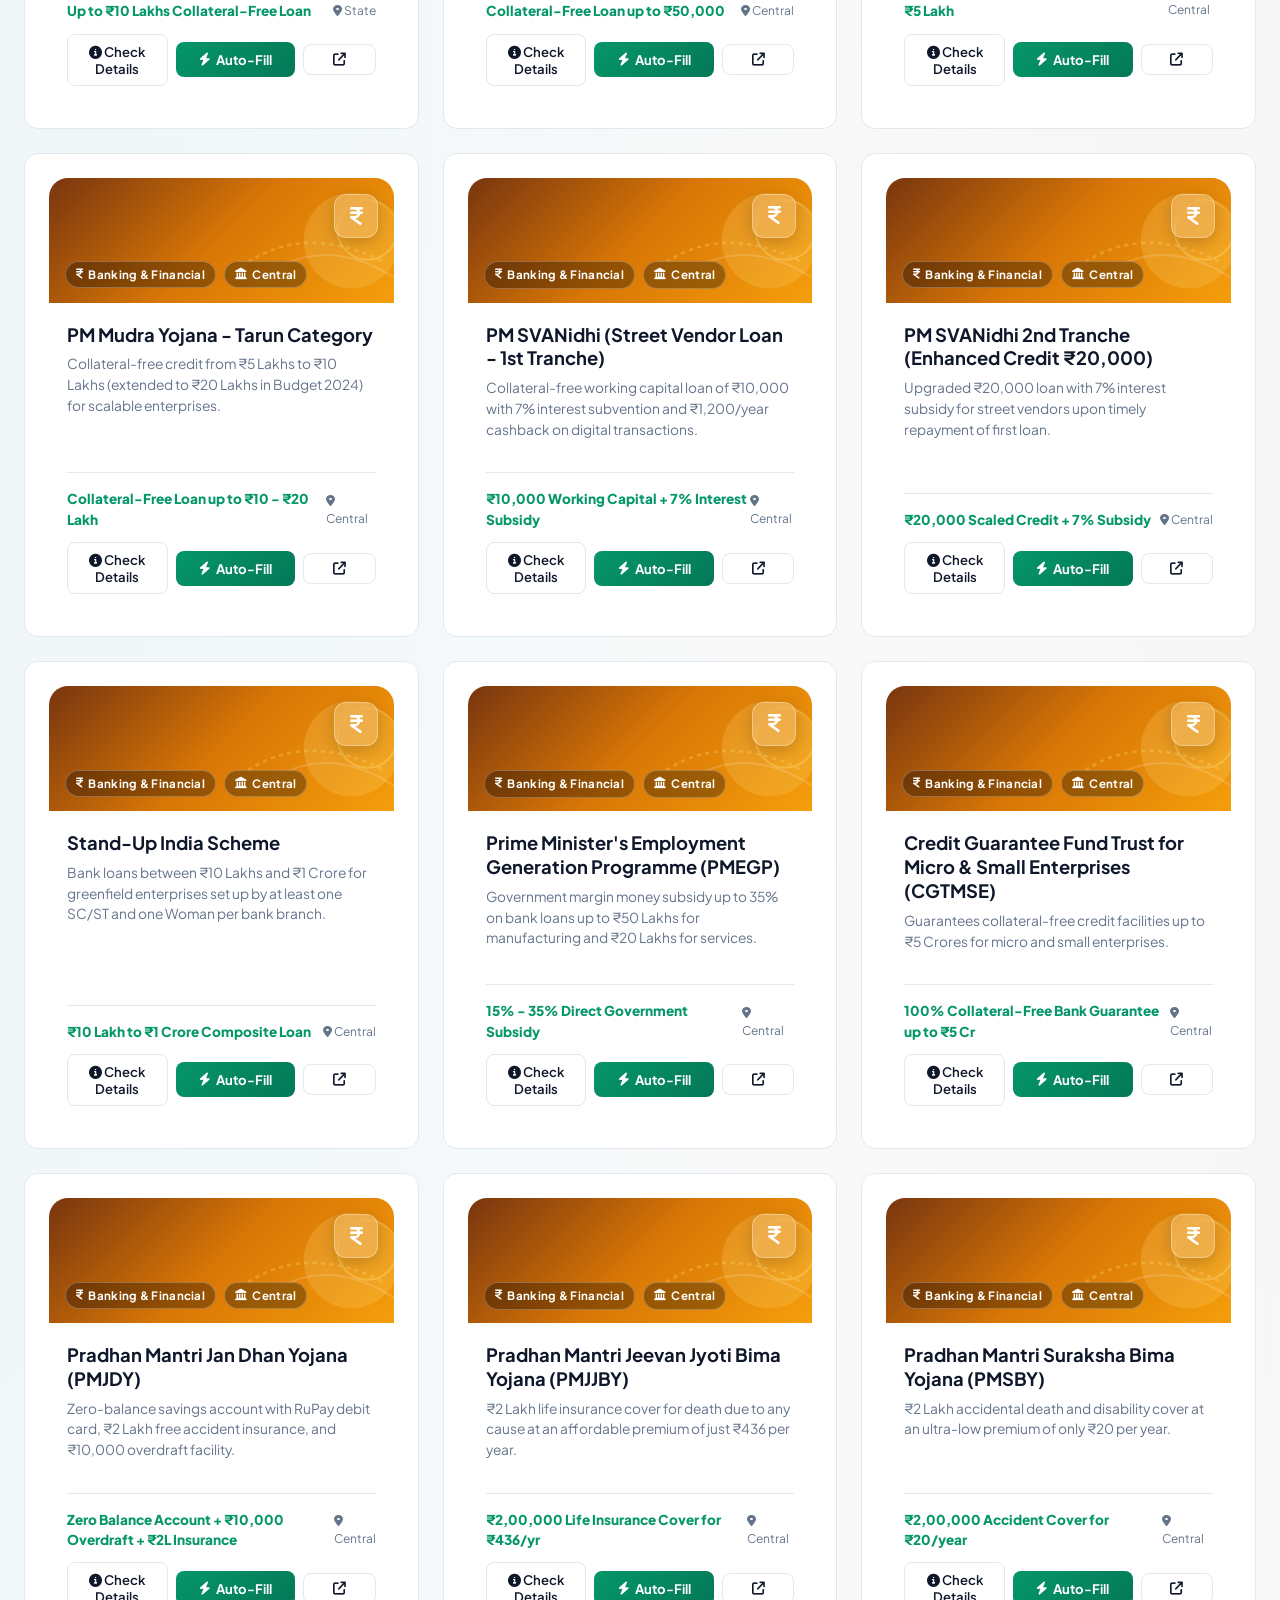
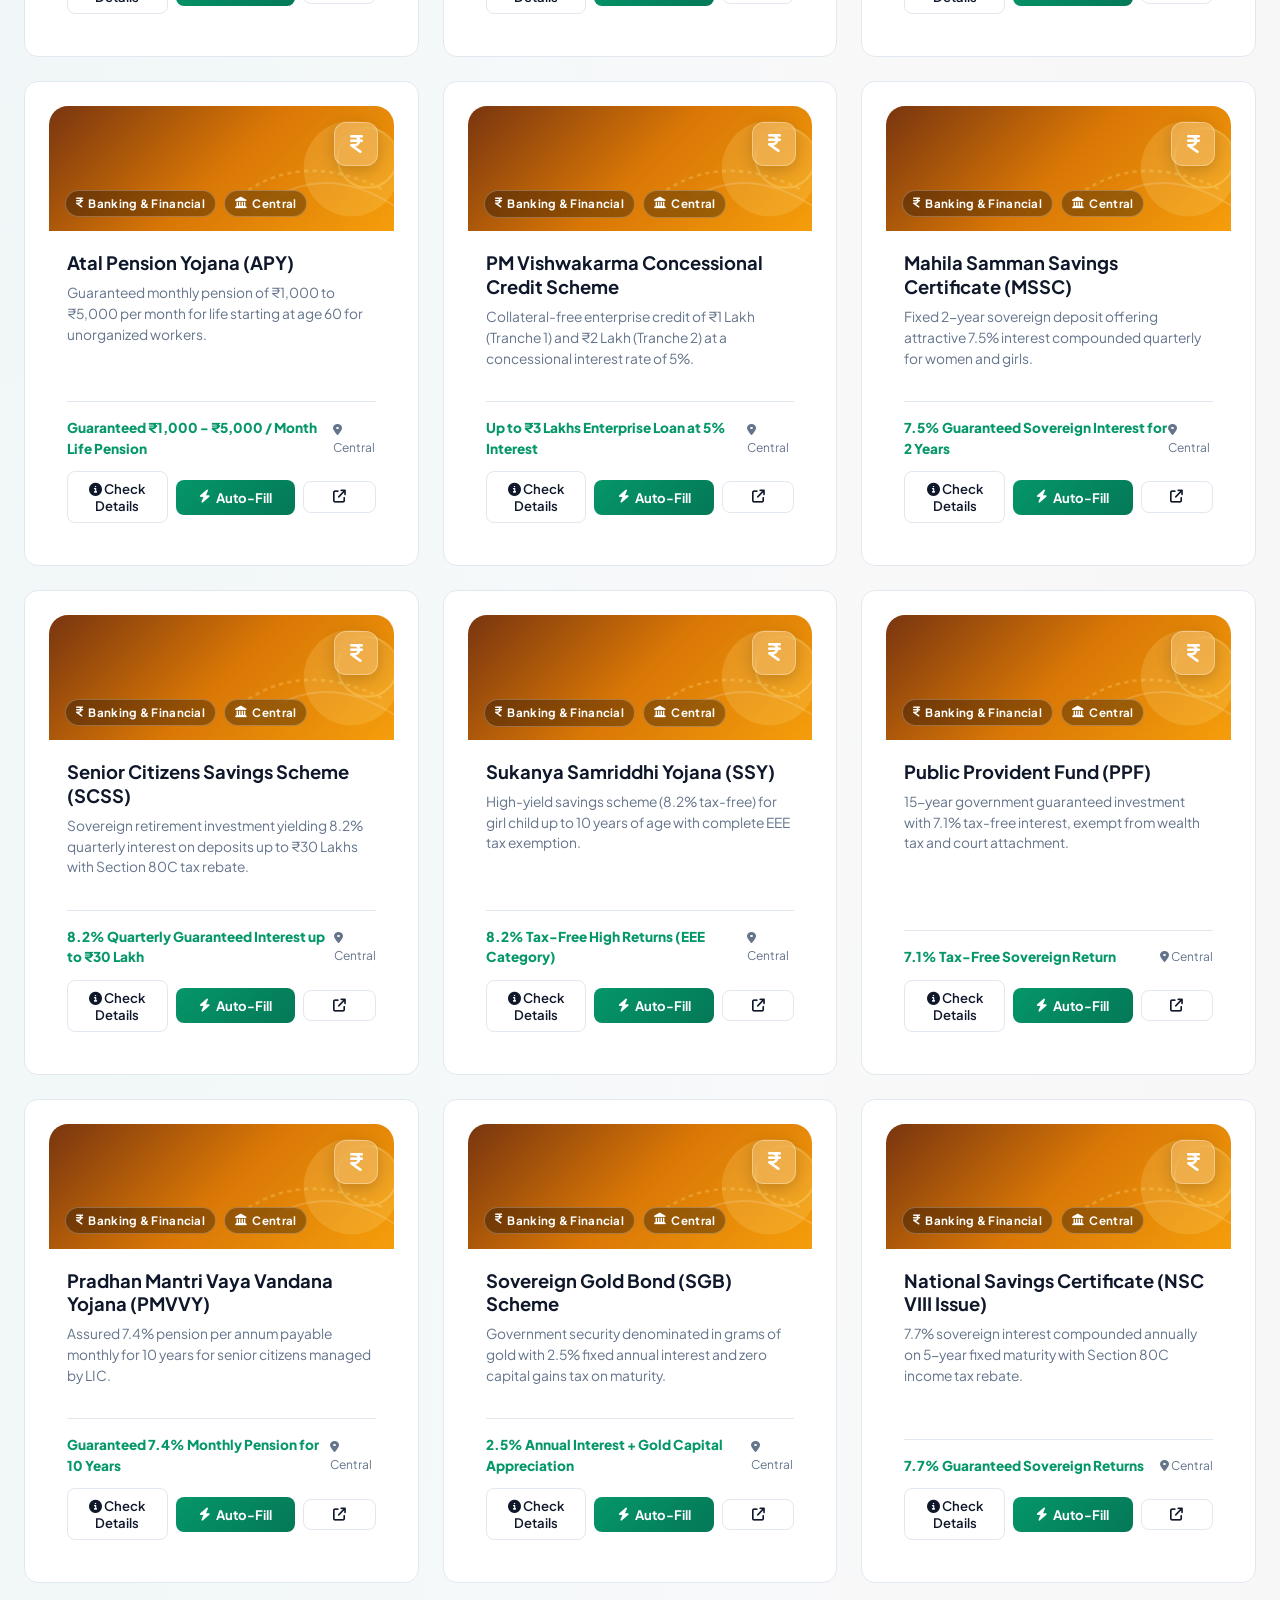
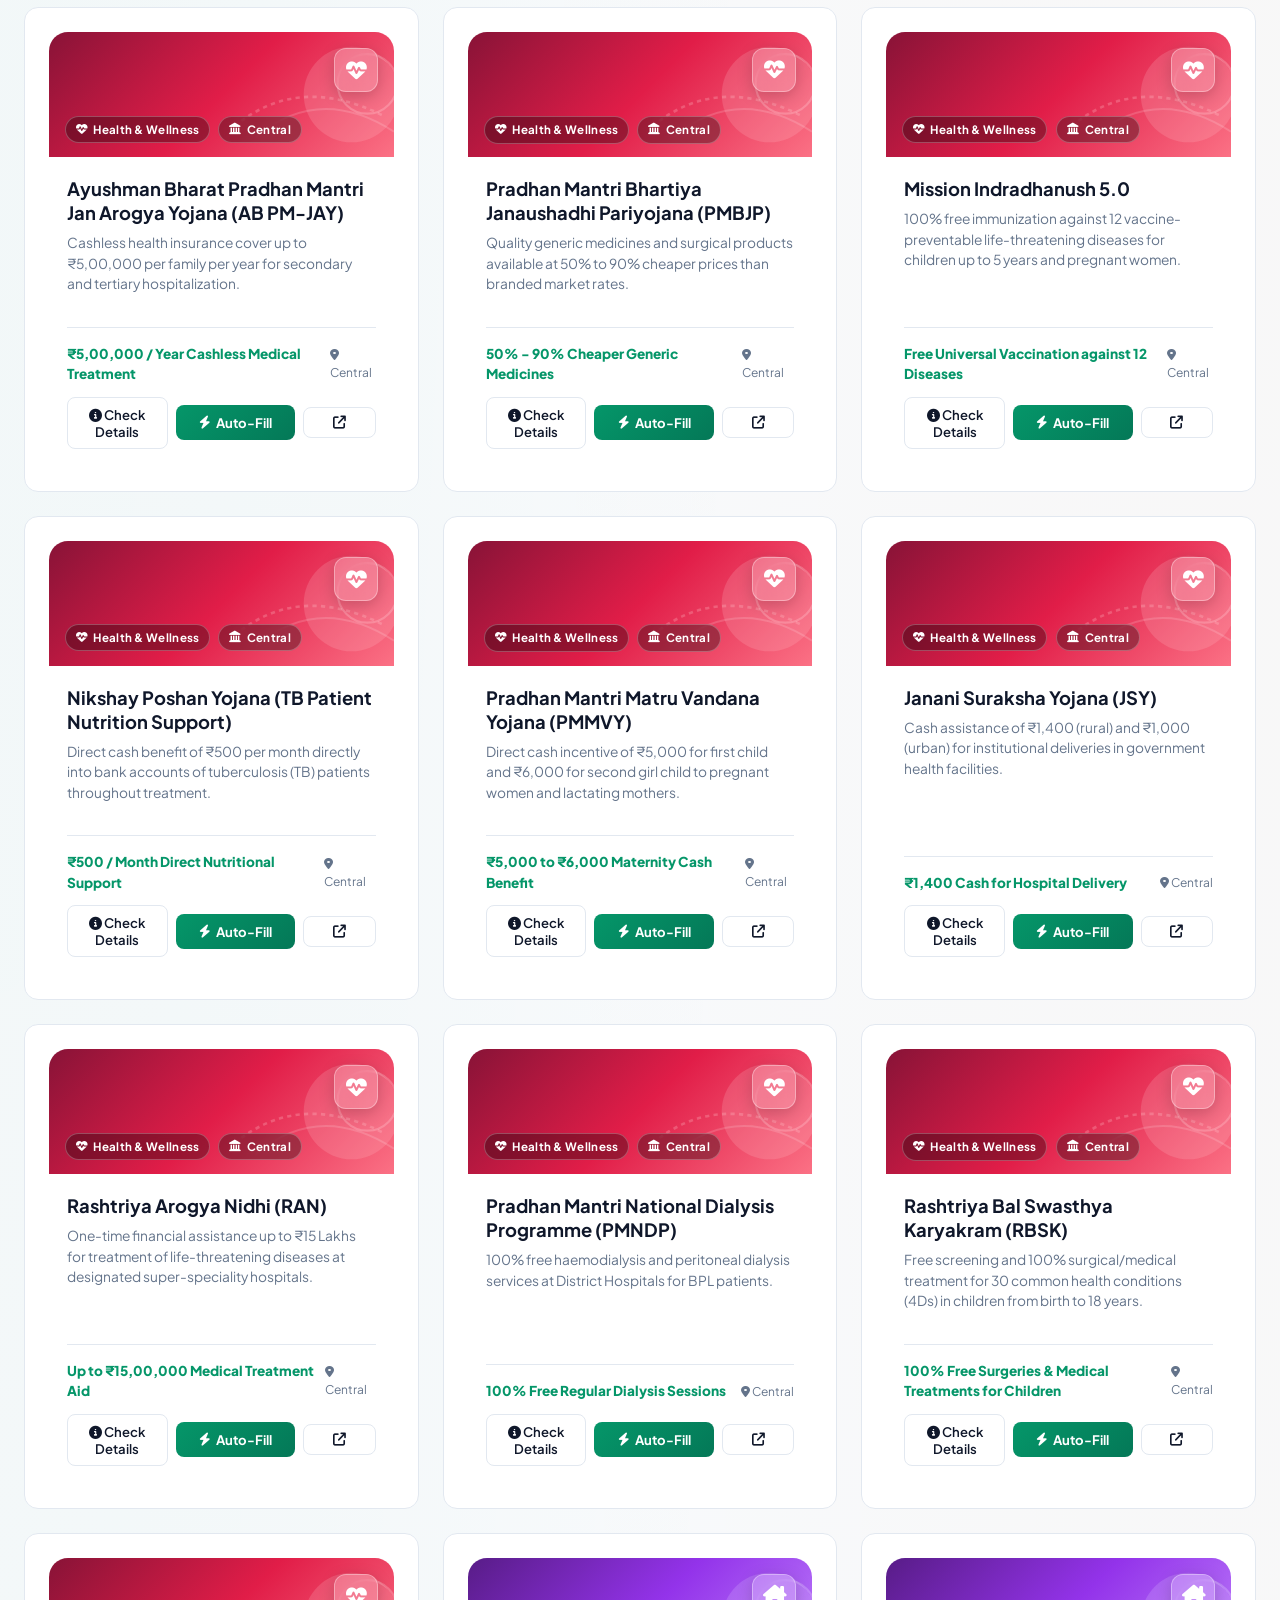
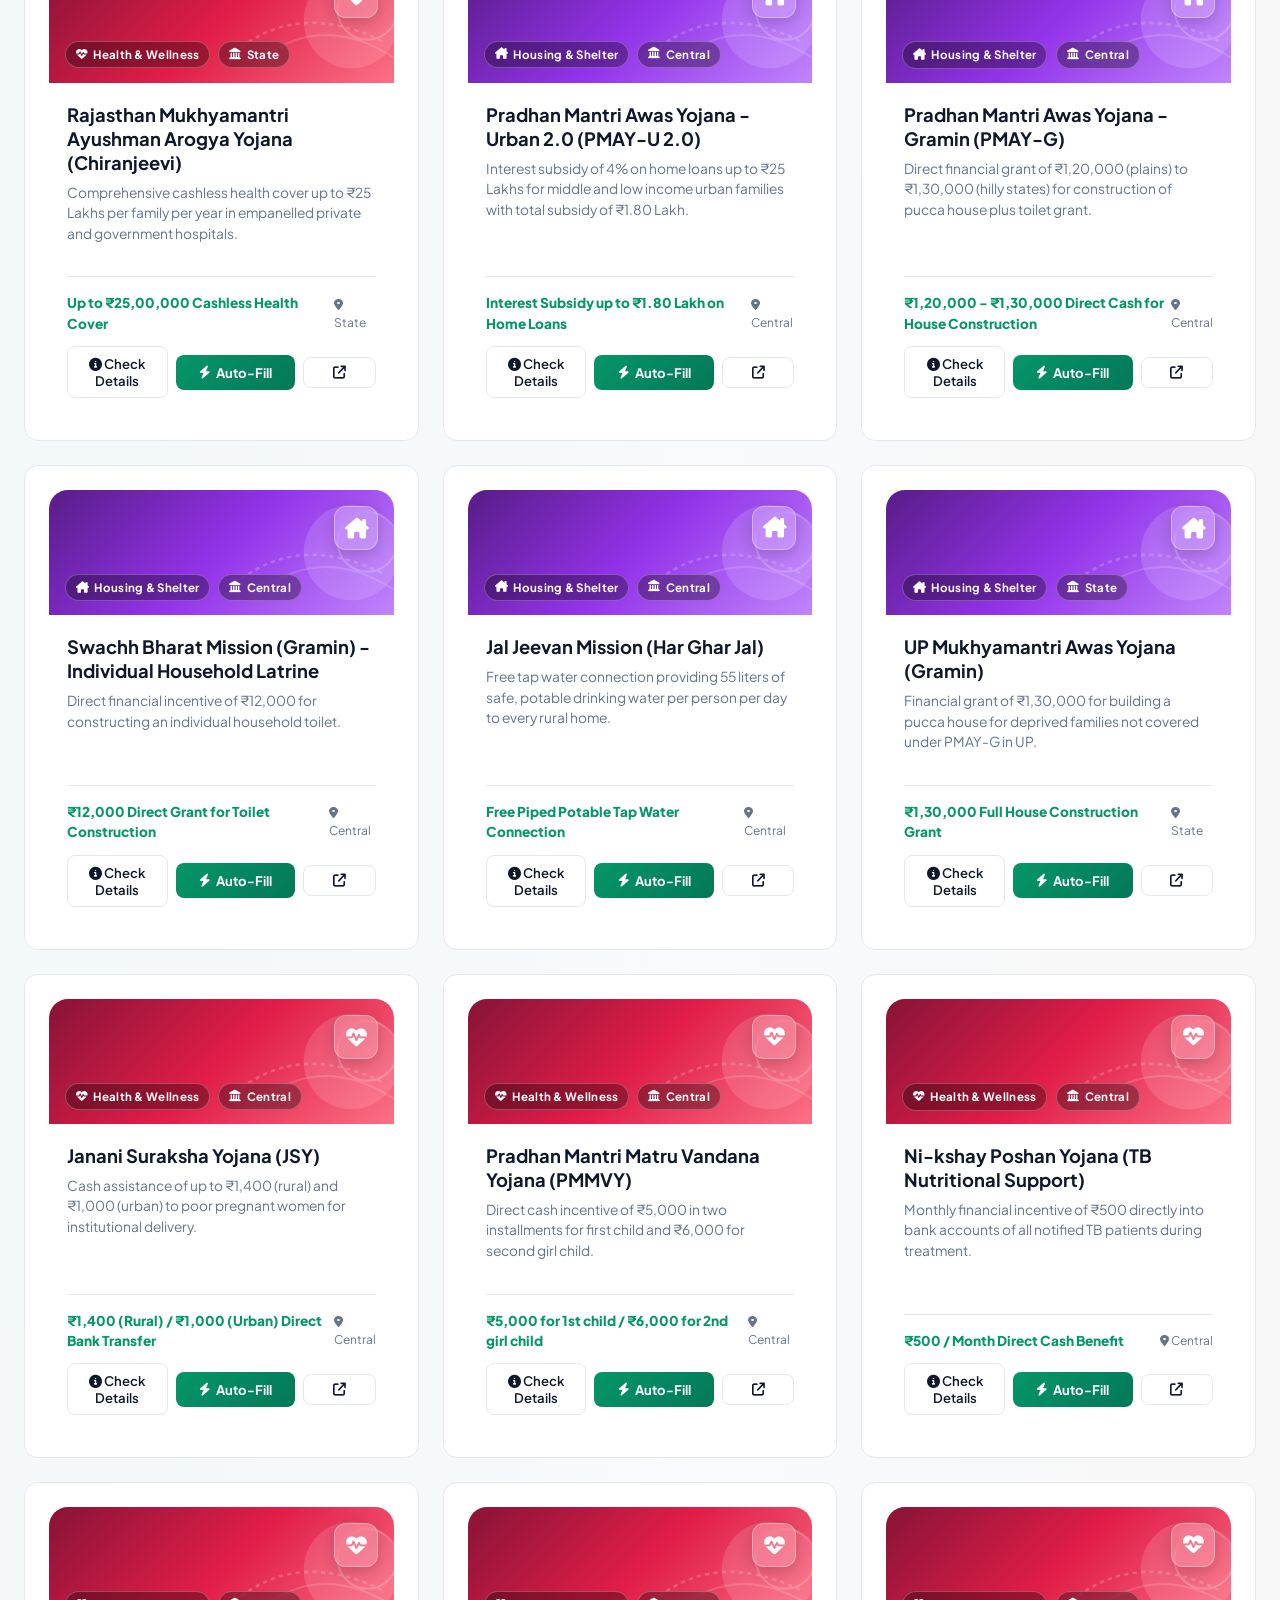
<file: schemes.html>
<!DOCTYPE html>
<html lang="en">
<head>
    <meta charset="UTF-8">
    <meta name="viewport" content="width=device-width, initial-scale=1.0">
    <title>Welfare Schemes Directory - SarthX MyScheme Portal</title>
    <!-- FontAwesome 6 Icons -->
    <link rel="stylesheet" href="https://cdnjs.cloudflare.com/ajax/libs/font-awesome/6.4.0/css/all.min.css">
    <!-- Google Font: Plus Jakarta Sans -->
    <link href="https://fonts.googleapis.com/css2?family=Plus+Jakarta+Sans:wght@400;500;600;700;800&display=swap" rel="stylesheet">
    <!-- Custom Stylesheet -->
    <link rel="stylesheet" href="css/style.css">
</head>
<body>

    <!-- ==============================================
       EXACT DUAL-PILL NAVBAR
       ============================================== -->
    <header class="site-header">
        <a href="index.html" class="nav-brand-pill">
            <img src="img/sarthx-logo.png" alt="SarthX Logo" class="brand-logo-img">
            <div class="brand-text-box">
                <span class="brand-subtitle">GovTech • MyScheme</span>
                <span class="nav-brand">Sarth<span>X</span></span>
            </div>
        </a>

        <nav class="nav-pill-right">
            <ul class="nav-links">
                <li><a href="index.html" data-i18n="Home">Home</a></li>
                <li><a href="schemes.html" class="active" data-i18n="Schemes">Schemes</a></li>
                <li><a href="aimatcher.html" data-i18n="AI Matcher">AI Matcher</a></li>
                <li><a href="calculator.html" data-i18n="Calculator">EMI Calculator</a></li>
                <li><a href="ocr-scanner.html" data-i18n="OCR Scanner">OCR Scanner</a></li>
                <li><a href="tracker.html" data-i18n="Tracker">Track Application</a></li>
                <li><a href="login.html" data-i18n="Login">Login / Match</a></li>
            </ul>

            <div class="nav-actions">
                <select id="languageSelect" class="nav-lang-select" title="Choose Language (Bhashini)">
                    <option value="en">English</option>
                    <option value="hi">हिन्दी (Hindi)</option>
                    <option value="bn">বাংলা (Bengali)</option>
                    <option value="mr">मराठी (Marathi)</option>
                    <option value="te">తెలుగు (Telugu)</option>
                    <option value="ta">தமிழ் (Tamil)</option>
                    <option value="gu">ગુજરાતી (Gujarati)</option>
                    <option value="kn">ಕನ್ನಡ (Kannada)</option>
                    <option value="ml">മലയാളം (Malayalam)</option>
                    <option value="pa">ਪੰਜਾਬੀ (Punjabi)</option>
                    <option value="or">ଓଡ଼ିଆ (Odia)</option>
                    <option value="as">অসমীয়া (Assamese)</option>
                    <option value="ur">اردو (Urdu)</option>
                </select>

                <button id="themeToggleBtn" class="theme-toggle-btn" title="Toggle Light/Dark Theme" onclick="toggleTheme()">
                    <i class="fa-solid fa-moon"></i>
                </button>

                <button id="bhashiniSettingsBtn" class="nav-icon-btn" onclick="openBhashiniModal()" title="Bhashini AI Settings">
                    <i class="fa-solid fa-gear"></i>
                </button>

                <button id="mobileMenuBtn" class="mobile-toggle" aria-label="Open navigation menu">
                    <i class="fa-solid fa-bars"></i>
                </button>
            </div>
        </nav>
    </header>

    <!-- Mobile Drawer -->
    <div id="mobileDrawer" style="display: none; position: fixed; top: 80px; left: 20px; right: 20px; background: var(--bg-card); border: 1px solid var(--border-color); border-radius: 16px; padding: 24px; z-index: 999; box-shadow: var(--shadow-soft);">
        <ul style="list-style: none; display: flex; flex-direction: column; gap: 16px;">
            <li><a href="index.html" style="font-size: 1.1rem; font-weight: 600; color: var(--text-main);">Home</a></li>
            <li><a href="schemes.html" style="font-size: 1.1rem; font-weight: 700; color: var(--primary);">Schemes Directory</a></li>
            <li><a href="aimatcher.html" style="font-size: 1.1rem; font-weight: 600; color: var(--text-main);">AI Matcher</a></li>
            <li><a href="calculator.html" style="font-size: 1.1rem; font-weight: 600; color: var(--text-main);">EMI Calculator</a></li>
            <li><a href="ocr-scanner.html" style="font-size: 1.1rem; font-weight: 600; color: var(--text-main);">OCR Scanner</a></li>
            <li><a href="tracker.html" style="font-size: 1.1rem; font-weight: 600; color: var(--text-main);">Track Application</a></li>
            <li><a href="login.html" style="font-size: 1.1rem; font-weight: 600; color: var(--text-main);">Login / Match</a></li>
        </ul>
    </div>

    <!-- ==============================================
       SCHEMES DIRECTORY MAIN CONTAINER
       ============================================== -->
    <main class="schemes-page-wrapper">
        <div class="section-container">
            
            <div class="section-head" style="margin-bottom: 30px;">
                <span class="section-tag"><i class="fa-solid fa-database"></i> <span data-i18n="badge_central">CENTRAL & STATE SCHEMES DIRECTORY</span></span>
                <h1 class="section-title" data-i18n="dir_title">Government Schemes Directory</h1>
                <p style="color: var(--text-muted); max-width: 720px; margin: 10px auto 0 auto;" data-i18n="dir_subtitle">
                    Search, filter, and apply directly to 50+ central and state schemes with real-time verified links.
                </p>
            </div>

            <!-- Controls: Search, State Filter, Beneficiary Filter -->
            <div class="schemes-controls-wrapper">
                <div class="schemes-search-bar">
                    <div class="search-box">
                        <i class="fa-solid fa-magnifying-glass"></i>
                        <input type="text" id="schemeSearchInput" data-i18n-placeholder="dir_search_placeholder" placeholder="Search schemes by title, keyword, department, or benefit...">
                    </div>

                    <!-- Bhashini Voice Search in Directory -->
                    <button type="button" id="directoryMicBtn" class="bhashini-mic-btn" style="border-radius: var(--radius-md); width: 48px; height: 48px;" data-i18n-title="hero_mic_tooltip" title="Voice Search with Bhashini">
                        <i class="fa-solid fa-microphone"></i>
                    </button>

                    <!-- State Selector -->
                    <select id="stateFilterSelect" class="filter-select">
                        <option value="all">All States & UTs</option>
                        <option value="All India">All India (National)</option>
                        <option value="Uttar Pradesh">Uttar Pradesh</option>
                        <option value="Maharashtra">Maharashtra</option>
                        <option value="Bihar">Bihar</option>
                        <option value="Madhya Pradesh">Madhya Pradesh</option>
                        <option value="Rajasthan">Rajasthan</option>
                        <option value="Tamil Nadu">Tamil Nadu</option>
                        <option value="West Bengal">West Bengal</option>
                        <option value="Karnataka">Karnataka</option>
                        <option value="Gujarat">Gujarat</option>
                        <option value="Delhi">Delhi</option>
                    </select>

                    <!-- Level Filter -->
                    <select id="levelFilterSelect" class="filter-select">
                        <option value="all" data-i18n="dir_level_all">All Levels</option>
                        <option value="Central" data-i18n="dir_level_central">Central Government</option>
                        <option value="State" data-i18n="dir_level_state">State Government</option>
                    </select>
                </div>

                <div id="directoryVoiceStatus" class="voice-status-bar" style="justify-content: flex-start;"></div>

                <!-- Category Tabs (Dynamically Active based on URL param or clicks) -->
                <div class="category-filter-tabs" id="categoryFilterTabs">
                    <button class="filter-tab-btn active" data-category="all" data-i18n="cat_all">All Schemes</button>
                    <button class="filter-tab-btn" data-category="agriculture" data-i18n="cat_agriculture"><i class="fa-solid fa-tractor"></i> Agriculture</button>
                    <button class="filter-tab-btn" data-category="students" data-i18n="cat_students"><i class="fa-solid fa-graduation-cap"></i> Students</button>
                    <button class="filter-tab-btn" data-category="financial" data-i18n="cat_financial"><i class="fa-solid fa-landmark"></i> Banking & Finance</button>
                    <button class="filter-tab-btn" data-category="health" data-i18n="cat_health"><i class="fa-solid fa-heart-pulse"></i> Healthcare</button>
                    <button class="filter-tab-btn" data-category="housing" data-i18n="cat_housing"><i class="fa-solid fa-house"></i> Housing</button>
                    <button class="filter-tab-btn" data-category="women" data-i18n="cat_women"><i class="fa-solid fa-person-dress"></i> Women & Child</button>
                    <button class="filter-tab-btn" data-category="skills" data-i18n="cat_skills"><i class="fa-solid fa-briefcase"></i> Skills & Jobs</button>
                    <button class="filter-tab-btn" data-category="social" data-i18n="cat_social"><i class="fa-solid fa-hand-holding-heart"></i> Social Welfare</button>
                    <button class="filter-tab-btn" data-category="business" data-i18n="cat_business"><i class="fa-solid fa-chart-line"></i> Business & MSME</button>
                </div>
            </div>

            <!-- Schemes Count Banner -->
            <div style="display: flex; align-items: center; justify-content: space-between; margin-bottom: 24px; padding: 0 4px;">
                <span id="resultsCountText" style="font-size: 0.95rem; font-weight: 600; color: var(--text-muted);">
                    Showing all schemes
                </span>
                <span style="font-size: 0.85rem; color: #6b7280;">
                    <i class="fa-solid fa-bolt" style="color: var(--primary);"></i> Live Real-Time Filtering & Direct Apply
                </span>
            </div>

            <!-- Dynamic Schemes Cards Grid -->
            <div class="schemes-grid" id="schemesGrid">
                <!-- Injected via JavaScript with Direct Apply Links -->
            </div>

        </div>
    </main>

    <!-- ==============================================
       SCHEME DETAILS MODAL WITH BHASHINI TTS
       ============================================== -->
    <div class="modal-overlay" id="schemeModal">
        <div class="modal-content">
            <button class="modal-close-btn" onclick="closeSchemeModal()"><i class="fa-solid fa-xmark"></i></button>
            <div class="modal-header">
                <span class="scheme-badge" id="modalBadge">Central</span>
                <div class="modal-title-row">
                    <h3 class="modal-title" id="modalTitle">Scheme Title</h3>
                    <button id="modalTTSBtn" class="tts-speak-btn" title="Listen in your language (Bhashini AI Voice)">
                        <i class="fa-solid fa-volume-high"></i>
                    </button>
                </div>
            </div>
            
            <p class="modal-desc" id="modalDesc">Detailed description...</p>
            
            <div class="modal-info-grid">
                <div class="info-box">
                    <span>Key Benefit</span>
                    <p id="modalBenefit">₹0</p>
                </div>
                <div class="info-box">
                    <span>Scope & Jurisdiction</span>
                    <p id="modalLevel">Central • All India</p>
                </div>
                <div class="info-box" style="grid-column: 1 / -1;">
                    <span>Eligibility Criteria</span>
                    <p id="modalEligibility" style="font-weight: 500; font-size: 0.9rem; line-height: 1.5;">Eligibility details...</p>
                </div>
            </div>

            <h4 class="modal-section-title"><i class="fa-solid fa-file-shield" style="color: var(--primary);"></i> Documents Required</h4>
            <ul class="modal-docs-list" id="modalDocsList"></ul>

            <h4 class="modal-section-title"><i class="fa-solid fa-circle-info" style="color: var(--primary);"></i> Application Process</h4>
            <p id="modalAppProcess" style="font-size: 0.9rem; color: var(--text-muted); margin-bottom: 24px; line-height: 1.5;"></p>

            <div style="display: flex; gap: 12px; margin-top: 10px; flex-wrap: wrap;">
                <button type="button" id="modalGovAutoFillBtn" class="btn-auto-fill-gov" style="flex: 1.3; padding: 14px; border-radius: var(--radius-pill); font-size: 0.92rem;">
                    <i class="fa-solid fa-file-signature"></i> Auto-Fill & Apply (Gov Bridge)
                </button>
                <a href="#" target="_blank" rel="noopener noreferrer" class="check-details-btn" id="modalApplyBtn" style="flex: 1; padding: 14px; border-radius: var(--radius-pill); display: flex; align-items: center; justify-content: center; gap: 6px;">
                    <span>Direct Official Portal</span>
                    <i class="fa-solid fa-arrow-up-right-from-square"></i>
                </a>
            </div>
        </div>
    </div>

    <!-- ==============================================
       BHASHINI API SETTINGS MODAL
       ============================================== -->
    <div class="modal-overlay" id="bhashiniConfigModal">
        <div class="modal-content" style="max-width: 580px;">
            <button class="modal-close-btn" onclick="closeBhashiniModal()"><i class="fa-solid fa-xmark"></i></button>
            <div class="modal-header">
                <span class="scheme-badge" style="background: rgba(16,185,129,0.2); color: var(--primary);">MeitY • National Language Mission</span>
                <h3 class="modal-title" style="margin-top: 8px;">Bhashini AI Configuration</h3>
            </div>
            
            <p class="modal-desc">Configure official Bhashini credentials or use smart offline fallback.</p>
            <div style="display: flex; gap: 12px; margin-top: 20px;">
                <button type="button" class="wizard-btn-prev" onclick="closeBhashiniModal()" style="flex: 1;">Close</button>
            </div>
        </div>
    </div>

    <!-- Footer -->
    <footer class="site-footer">
        <div class="footer-container">
            <div>
                <a href="index.html" class="nav-brand-pill" style="display: inline-flex; margin-bottom: 16px;">
                    <img src="img/sarthx-logo.png" alt="SarthX Logo" class="brand-logo-img">
                    <span class="nav-brand">Sarth<span>X</span></span>
                </a>
                <p style="font-size: 0.9rem; color: var(--text-muted); line-height: 1.6; max-width: 360px;">
                    DISCOVER. MATCH. EMPOWER. AI-enabled welfare empowerment platform bridging Indian citizens to verified social security programs under the Digital India & myScheme framework.
                </p>
            </div>

            <div class="footer-col">
                <h3>Navigation</h3>
                <ul class="footer-links">
                    <li><a href="index.html">Home</a></li>
                    <li><a href="schemes.html">Explore All Schemes</a></li>
                    <li><a href="login.html">Citizen Profile & Matcher</a></li>
                    <li><a href="tracker.html">Track Application</a></li>
                    <li><a href="aimatcher.html">AI Eligibility Matcher</a></li>
                    <li><a href="calculator.html">EMI Calculator</a></li>
                    <li><a href="ocr-scanner.html">OCR Document Scanner</a></li>
                </ul>
            </div>

            <div class="footer-col">
                <h3>Key Sectors</h3>
                <ul class="footer-links">
                    <li><a href="schemes.html?category=students">Student Scholarships</a></li>
                    <li><a href="schemes.html?category=agriculture">Farmer Welfare</a></li>
                    <li><a href="schemes.html?category=women">Women & Child</a></li>
                    <li><a href="schemes.html?category=financial">Banking & Loans</a></li>
                    <li><a href="schemes.html?category=skills">Skills & Jobs</a></li>
                </ul>
            </div>

            <div class="footer-col">
                <h3>Bhashini AI</h3>
                <ul class="footer-links">
                    <li><a href="https://bhashini.gov.in/" target="_blank">Bhashini Mission</a></li>
                    <li><a href="https://myscheme.gov.in/" target="_blank">myScheme Official</a></li>
                </ul>
            </div>
        </div>

        <div class="footer-bottom">
            <span>© 2026 SarthX Portal • Developed with Bhashini AI & myScheme Data Standards.</span>
            <span>Made with <i class="fa-solid fa-heart" style="color: #ef4444;"></i> for Digital India</span>
        </div>
    </footer>

    <!-- Scripts -->
    <script src="js/schemes-data.js"></script>
    <script src="js/translations.js"></script>
    <script src="js/bhashini.js"></script>
    <script src="js/gov-bridge.js"></script>
    <script>
        function toggleTheme() {
            document.body.classList.toggle('dark-theme');
            const isDark = document.body.classList.contains('dark-theme');
            localStorage.setItem('sarthx_theme', isDark ? 'dark' : 'light');
            const icon = document.querySelector('#themeToggleBtn i');
            if (icon) {
                icon.className = isDark ? 'fa-solid fa-sun' : 'fa-solid fa-moon';
            }
        }

        if (localStorage.getItem('sarthx_theme') === 'dark') {
            document.body.classList.add('dark-theme');
            const icon = document.querySelector('#themeToggleBtn i');
            if (icon) icon.className = 'fa-solid fa-sun';
        }
        let activeCategory = 'all';
        let activeSearch = '';
        let activeState = 'all';
        let activeLevel = 'all';

        const schemesGrid = document.getElementById('schemesGrid');
        const searchInput = document.getElementById('schemeSearchInput');
        const stateSelect = document.getElementById('stateFilterSelect');
        const levelSelect = document.getElementById('levelFilterSelect');
        const filterButtons = document.querySelectorAll('.filter-tab-btn');
        const resultsCountText = document.getElementById('resultsCountText');

        // Render Schemes Function
        function renderSchemes() {
            schemesGrid.innerHTML = '';

            const filtered = window.SCHEMES_DATABASE.filter(scheme => {
                const matchCategory = (activeCategory === 'all') || (scheme.category === activeCategory);
                const matchState = (activeState === 'all') || 
                                   (scheme.state === 'All India') || 
                                   (scheme.state.toLowerCase() === activeState.toLowerCase());
                const matchLevel = (activeLevel === 'all') || (scheme.level === activeLevel);

                const q = activeSearch.toLowerCase().trim();
                const matchSearch = !q || 
                    scheme.title.toLowerCase().includes(q) || 
                    scheme.brief.toLowerCase().includes(q) || 
                    scheme.detailedDescription.toLowerCase().includes(q) || 
                    scheme.categoryName.toLowerCase().includes(q) ||
                    scheme.tags.some(t => t.toLowerCase().includes(q));

                return matchCategory && matchState && matchLevel && matchSearch;
            });

            const countTemplate = window.t ? window.t('schemes_count_text') : 'Showing {count} Government Schemes';
            resultsCountText.textContent = countTemplate.replace('{count}', filtered.length);

            if (filtered.length === 0) {
                const noFound = window.t ? window.t('no_schemes_found') : 'No matching schemes found';
                const noDesc = window.t ? window.t('no_schemes_desc') : 'Try clearing filters or search for another keyword like "Kisan", "Scholarship", or "Mudra".';
                const resetText = window.t ? window.t('btn_clear') : 'Reset All Filters';
                schemesGrid.innerHTML = `
                    <div style="grid-column: 1 / -1; text-align: center; padding: 60px 20px; background: var(--bg-card); border-radius: var(--radius-lg); border: 1px solid var(--border-color);">
                        <i class="fa-solid fa-filter-circle-xmark" style="font-size: 3rem; color: #6b7280; margin-bottom: 16px;"></i>
                        <h3 style="font-size: 1.4rem; color: #fff; margin-bottom: 8px;">${noFound}</h3>
                        <p style="color: var(--text-muted); font-size: 0.95rem; margin-bottom: 20px;">${noDesc}</p>
                        <button class="search-submit-btn" style="margin: 0 auto;" onclick="resetAllFilters()">${resetText}</button>
                    </div>
                `;
                return;
            }

            const detailsLabel = window.t ? window.t('btn_check_details') : 'Details';
            const applyLabel = window.t ? window.t('btn_direct_apply') : 'Direct Apply';

            // Render Cards with Visual Banners, Details, Auto-Fill, and Direct Portal Links
            filtered.forEach(scheme => {
                const card = document.createElement('div');
                card.className = 'scheme-card animated-card';
                const applyLink = scheme.directApplyUrl || scheme.officialUrl;
                const bannerHtml = window.SarthXGovBridge ? SarthXGovBridge.getSchemeVisualBanner(scheme) : '';

                card.innerHTML = `
                    <div>
                        ${bannerHtml}
                        <div class="scheme-card-body" style="padding: 16px 18px 0 18px;">
                            <h3 style="font-size: 1.15rem; margin-top: 4px;">${scheme.title}</h3>
                            <p style="font-size: 0.86rem;">${scheme.brief}</p>
                        </div>
                    </div>
                    <div class="card-footer" style="margin: 14px 18px 18px 18px;">
                        <div class="benefit-row">
                            <span class="benefit-tag" style="font-size: 0.85rem;">${scheme.benefit}</span>
                            <span style="font-size: 0.75rem; color: var(--text-muted);"><i class="fa-solid fa-location-dot"></i> ${scheme.level}</span>
                        </div>
                        <div class="card-actions-group">
                            <button class="check-details-btn" onclick="openSchemeModal('${scheme.id}')">
                                <i class="fa-solid fa-circle-info"></i> ${detailsLabel}
                            </button>
                            <button class="btn-auto-fill-gov" onclick="SarthXGovBridge.openGovModal('${scheme.id}')" title="Auto-Fill Government Form with SarthX Bridge">
                                <i class="fa-solid fa-bolt"></i> Auto-Fill
                            </button>
                            <a href="${applyLink}" target="_blank" rel="noopener noreferrer" class="check-details-btn" style="flex: 0.6; display: flex; align-items: center; justify-content: center;" title="Open official ${scheme.title} application form">
                                <i class="fa-solid fa-arrow-up-right-from-square"></i>
                            </a>
                        </div>
                    </div>
                `;
                schemesGrid.appendChild(card);
            });
        }

        window.addEventListener('languageChanged', () => {
            renderSchemes();
        });

        function resetAllFilters() {
            activeCategory = 'all';
            activeSearch = '';
            activeState = 'all';
            activeLevel = 'all';
            searchInput.value = '';
            stateSelect.value = 'all';
            levelSelect.value = 'all';

            filterButtons.forEach(btn => btn.classList.remove('active'));
            const allBtn = document.querySelector('.filter-tab-btn[data-category="all"]');
            if (allBtn) allBtn.classList.add('active');

            renderSchemes();
        }

        // URL Parameters Handler (e.g. ?category=student, ?category=farmer)
        function handleUrlParameters() {
            const urlParams = new URLSearchParams(window.location.search);
            const rawCategory = (urlParams.get('category') || '').toLowerCase().trim();
            const rawSearch = urlParams.get('search');
            const rawState = urlParams.get('state');

            const categoryAliasMap = {
                'student': 'students',
                'students': 'students',
                'scholarship': 'students',
                'education': 'students',
                'farmer': 'agriculture',
                'kisan': 'agriculture',
                'agriculture': 'agriculture',
                'financial': 'financial',
                'finance': 'financial',
                'loan': 'financial',
                'mudra': 'financial',
                'women': 'women',
                'woman': 'women',
                'health': 'health',
                'housing': 'housing',
                'skills': 'skills',
                'social': 'social',
                'business': 'business'
            };

            const targetCategory = categoryAliasMap[rawCategory];

            if (targetCategory) {
                activeCategory = targetCategory;
                filterButtons.forEach(b => b.classList.remove('active'));
                const matchedBtn = document.querySelector(`.filter-tab-btn[data-category="${targetCategory}"]`);
                if (matchedBtn) matchedBtn.classList.add('active');
            } else if (rawCategory) {
                activeSearch = rawCategory;
                searchInput.value = rawCategory;
            }

            if (rawSearch) {
                activeSearch = rawSearch;
                searchInput.value = rawSearch;
            }

            if (rawState) {
                activeState = rawState;
                stateSelect.value = rawState;
            }

            renderSchemes();
        }

        function setupEventListeners() {
            filterButtons.forEach(btn => {
                btn.addEventListener('click', () => {
                    filterButtons.forEach(b => b.classList.remove('active'));
                    btn.classList.add('active');
                    activeCategory = btn.getAttribute('data-category');
                    renderSchemes();
                });
            });

            let debounceTimer;
            searchInput.addEventListener('input', (e) => {
                clearTimeout(debounceTimer);
                debounceTimer = setTimeout(() => {
                    activeSearch = e.target.value;
                    renderSchemes();
                }, 200);
            });

            stateSelect.addEventListener('change', (e) => {
                activeState = e.target.value;
                renderSchemes();
            });

            levelSelect.addEventListener('change', (e) => {
                activeLevel = e.target.value;
                renderSchemes();
            });

            // Directory Bhashini Voice Search
            const dirMicBtn = document.getElementById('directoryMicBtn');
            const dirVoiceStatus = document.getElementById('directoryVoiceStatus');

            if (dirMicBtn && window.bhashini) {
                dirMicBtn.addEventListener('click', () => {
                    const langCode = document.getElementById('languageSelect').value + '-IN';
                    window.bhashini.startVoiceRecognition({
                        lang: langCode,
                        onStart: () => {
                            dirMicBtn.classList.add('listening');
                            dirVoiceStatus.innerHTML = '<i class="fa-solid fa-circle-dot fa-beat"></i> Listening... Speak scheme keyword in your language';
                        },
                        onResult: (res) => {
                            searchInput.value = res.finalText || res.interimText;
                            activeSearch = searchInput.value;
                            renderSchemes();
                            if (res.isFinal) {
                                dirVoiceStatus.innerHTML = `Searching for: "${res.finalText}"`;
                            }
                        },
                        onError: (err) => {
                            dirMicBtn.classList.remove('listening');
                            dirVoiceStatus.innerText = 'Voice Error: ' + err;
                        },
                        onEnd: () => {
                            dirMicBtn.classList.remove('listening');
                        }
                    });
                });
            }

            // Mobile Menu
            const mobileBtn = document.getElementById('mobileMenuBtn');
            const mobileDrawer = document.getElementById('mobileDrawer');
            if (mobileBtn && mobileDrawer) {
                mobileBtn.addEventListener('click', () => {
                    mobileDrawer.style.display = mobileDrawer.style.display === 'none' ? 'block' : 'none';
                });
            }
        }

        function openSchemeModal(schemeId) {
            const scheme = window.SCHEMES_DATABASE.find(s => s.id === schemeId);
            if (!scheme) return;

            document.getElementById('modalBadge').textContent = scheme.categoryName;
            document.getElementById('modalBadge').className = `scheme-badge ${scheme.badgeClass}`;
            document.getElementById('modalTitle').textContent = scheme.title;
            document.getElementById('modalDesc').textContent = scheme.detailedDescription;
            document.getElementById('modalBenefit').textContent = scheme.benefit;
            document.getElementById('modalLevel').textContent = `${scheme.level} • ${scheme.state}`;
            document.getElementById('modalEligibility').textContent = scheme.eligibilitySummary;
            document.getElementById('modalAppProcess').textContent = scheme.applicationProcess;
            
            const applyLink = scheme.directApplyUrl || scheme.officialUrl;
            document.getElementById('modalApplyBtn').href = applyLink;
            const govBtn = document.getElementById('modalGovAutoFillBtn');
            if (govBtn) {
                govBtn.onclick = () => {
                    closeSchemeModal();
                    if (window.SarthXGovBridge) {
                        window.SarthXGovBridge.openGovModal(scheme.id);
                    }
                };
            }

            const docsList = document.getElementById('modalDocsList');
            docsList.innerHTML = scheme.documentsRequired.map(doc => `
                <li><i class="fa-solid fa-check-circle"></i> <span>${doc}</span></li>
            `).join('');

            const ttsBtn = document.getElementById('modalTTSBtn');
            ttsBtn.onclick = () => {
                const currentLang = document.getElementById('languageSelect').value;
                const speakText = `${scheme.title}. ${scheme.brief}. Key benefit is ${scheme.benefit}. Eligibility: ${scheme.eligibilitySummary}`;
                window.bhashini.speakText(speakText, currentLang);
            };

            document.getElementById('schemeModal').classList.add('active');
        }

        function closeSchemeModal() {
            document.getElementById('schemeModal').classList.remove('active');
            if (window.speechSynthesis) window.speechSynthesis.cancel();
        }

        function openBhashiniModal() {
            document.getElementById('bhashiniConfigModal').classList.add('active');
        }
        function closeBhashiniModal() {
            document.getElementById('bhashiniConfigModal').classList.remove('active');
        }

        document.addEventListener('DOMContentLoaded', () => {
            setupEventListeners();
            handleUrlParameters();
        });
    </script>
</body>
</html>
</file>
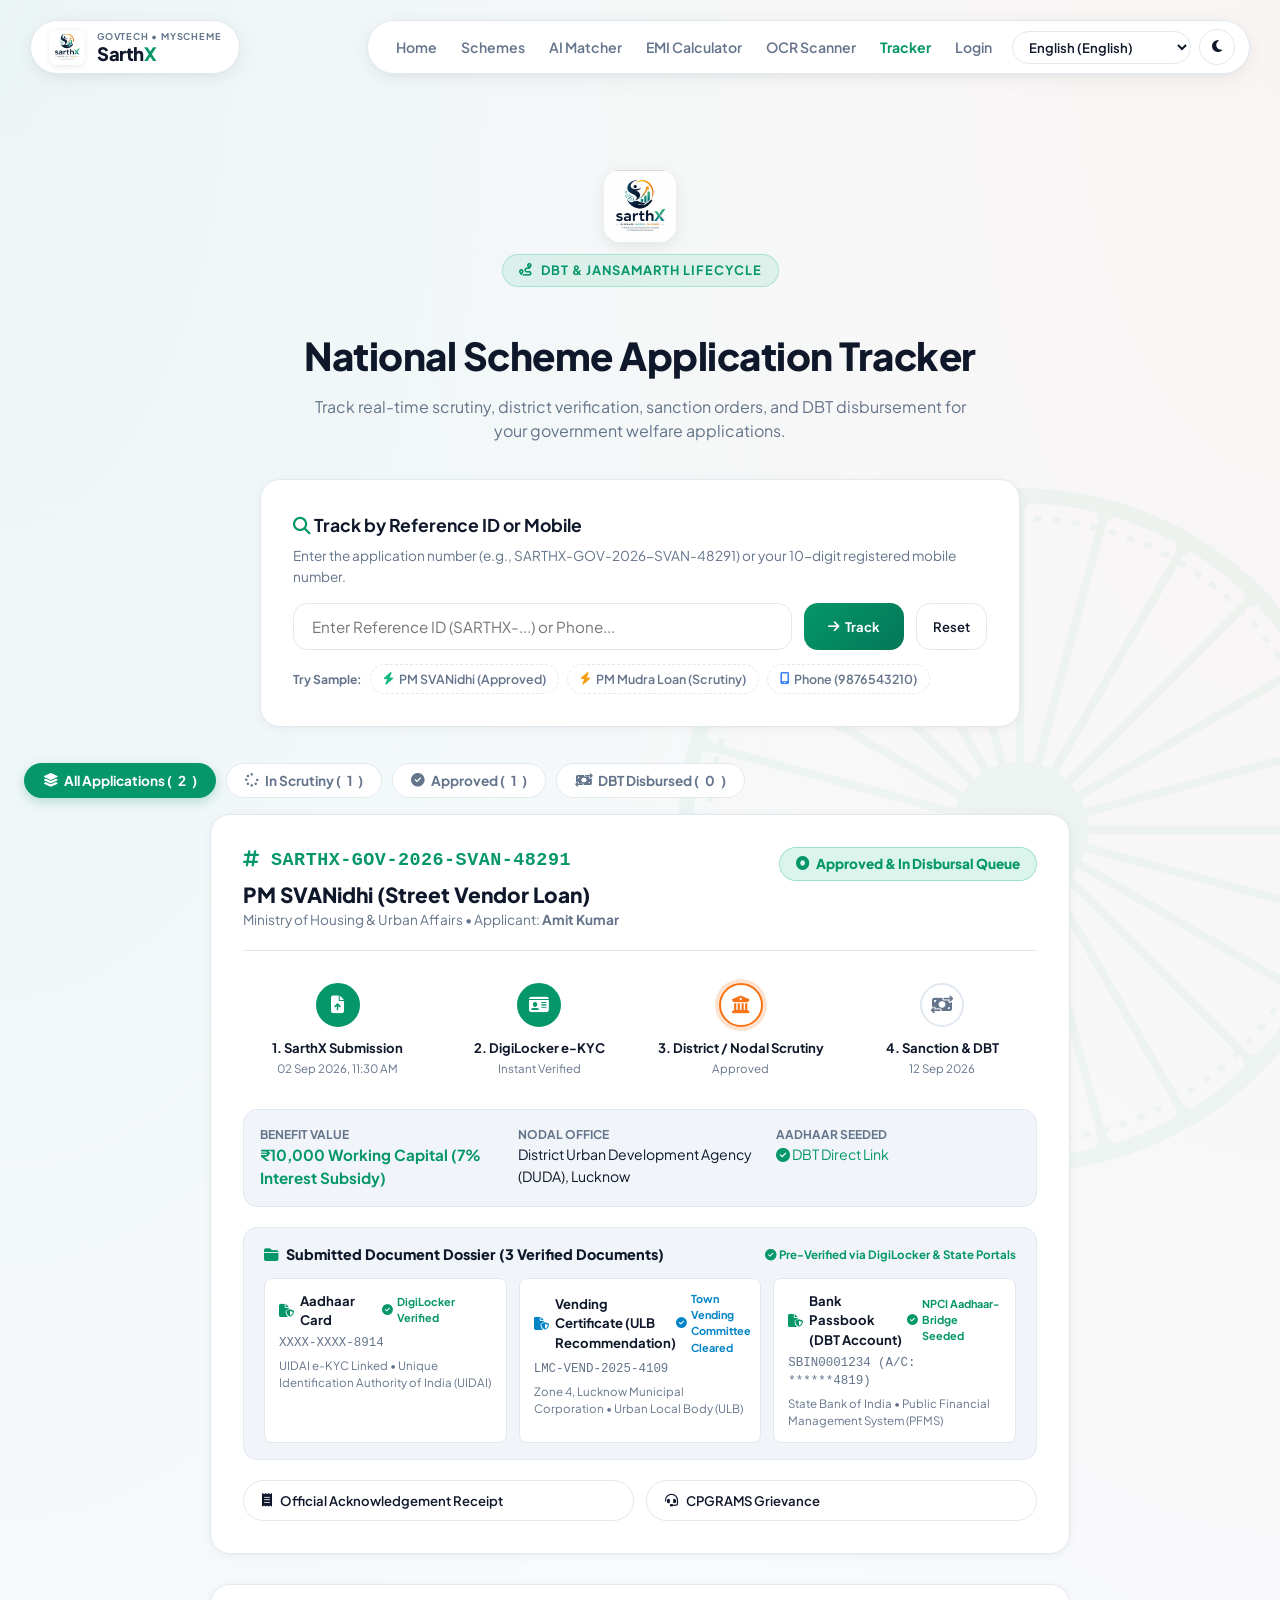
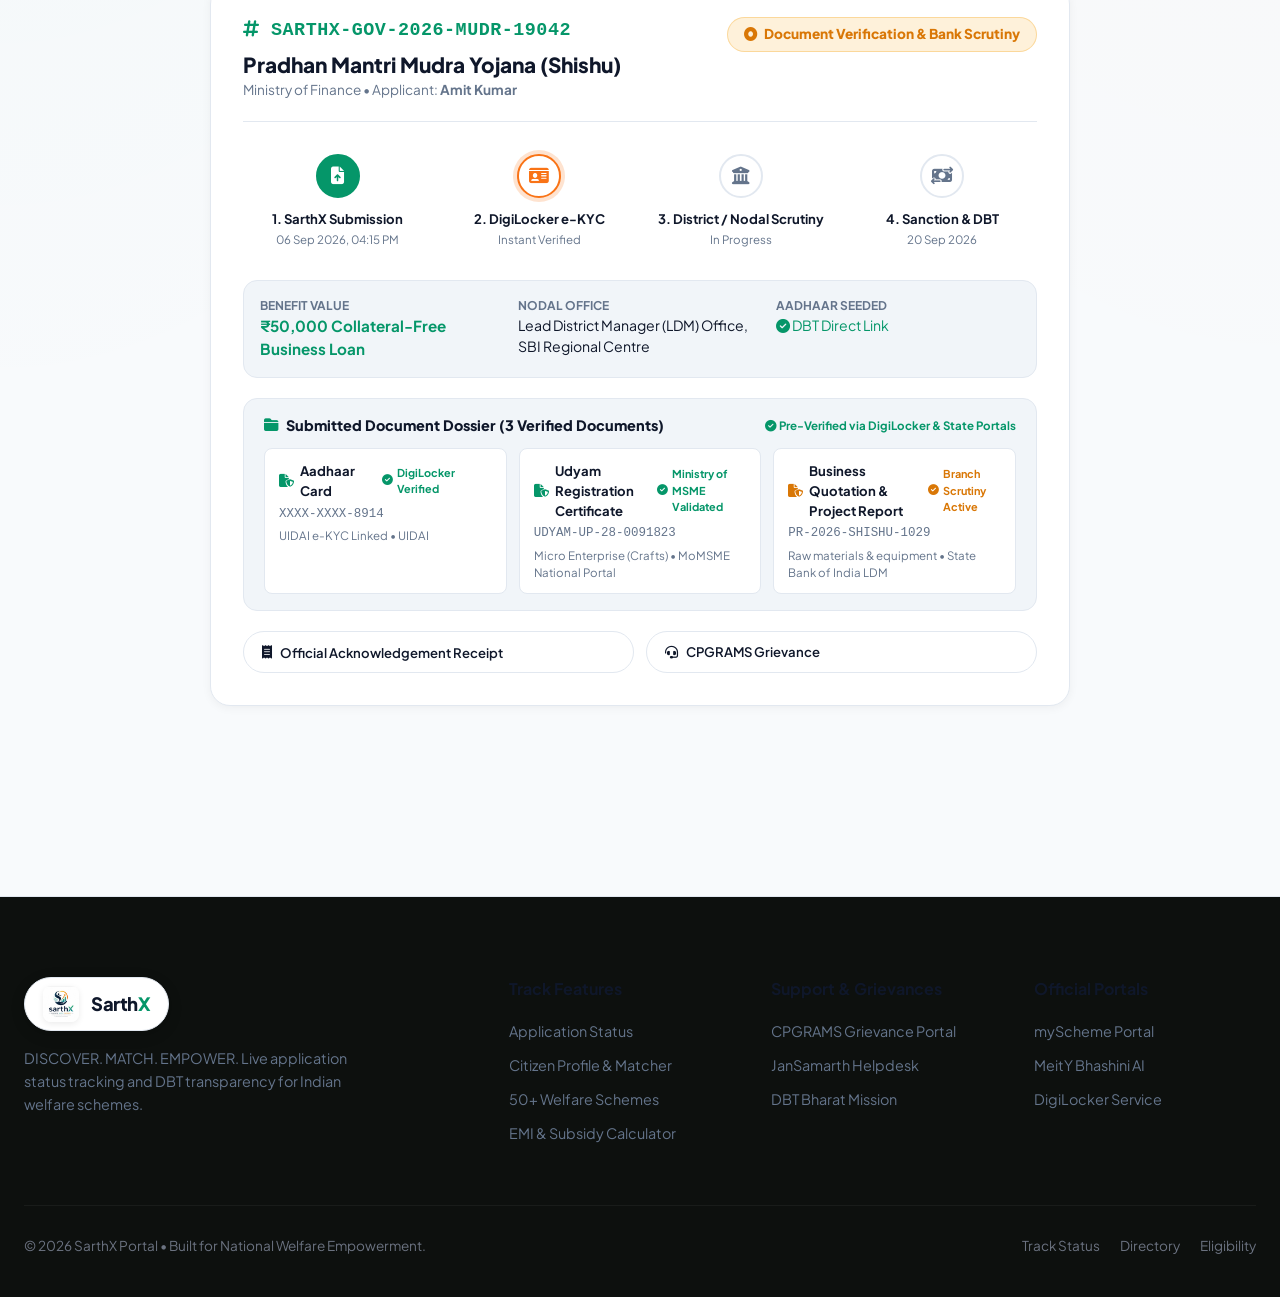
<file: tracker.html>
<!DOCTYPE html>
<html lang="en">
<head>
    <meta charset="UTF-8">
    <meta name="viewport" content="width=device-width, initial-scale=1.0">
    <title>Application Status Tracker - SarthX MyScheme Portal</title>
    <!-- FontAwesome 6 Icons -->
    <link rel="stylesheet" href="https://cdnjs.cloudflare.com/ajax/libs/font-awesome/6.4.0/css/all.min.css">
    <!-- Google Font: Plus Jakarta Sans -->
    <link href="https://fonts.googleapis.com/css2?family=Plus+Jakarta+Sans:wght@400;500;600;700;800&display=swap" rel="stylesheet">
    <!-- Custom Stylesheet -->
    <link rel="stylesheet" href="css/style.css">
</head>
<body>

    <!-- ==============================================
       DUAL-PILL NAVBAR WITH SARTHX OFFICIAL LOGO
       ============================================== -->
    <header class="site-header">
        <a href="index.html" class="nav-brand-pill">
            <img src="img/sarthx-logo.png" alt="SarthX Logo" class="brand-logo-img">
            <div class="brand-text-box">
                <span class="brand-subtitle">GovTech • MyScheme</span>
                <span class="nav-brand">Sarth<span>X</span></span>
            </div>
        </a>

        <nav class="nav-pill-right">
            <ul class="nav-links">
                <li><a href="index.html" data-i18n="Home">Home</a></li>
                <li><a href="schemes.html" data-i18n="Schemes">Schemes</a></li>
                <li><a href="aimatcher.html" data-i18n="AI Matcher">AI Matcher</a></li>
                <li><a href="calculator.html" data-i18n="Calculator">EMI Calculator</a></li>
                <li><a href="ocr-scanner.html" data-i18n="OCR Scanner">OCR Scanner</a></li>
                <li><a href="tracker.html" class="active" data-i18n="Tracker">Track Application</a></li>
                <li><a href="login.html" data-i18n="Login">Login / Match</a></li>
            </ul>

            <div class="nav-actions">
                <select id="languageSelect" class="nav-lang-select" title="Choose Language">
                    <option value="en">English</option>
                    <option value="hi">हिन्दी (Hindi)</option>
                    <option value="bn">বাংলা (Bengali)</option>
                    <option value="mr">मराठी (Marathi)</option>
                    <option value="te">తెలుగు (Telugu)</option>
                    <option value="ta">தமிழ் (Tamil)</option>
                    <option value="gu">ગુજરાતી (Gujarati)</option>
                    <option value="kn">ಕನ್ನಡ (Kannada)</option>
                    <option value="ml">മലയാളം (Malayalam)</option>
                    <option value="pa">ਪੰਜਾਬੀ (Punjabi)</option>
                    <option value="or">ଓଡ଼ିଆ (Odia)</option>
                    <option value="as">অসমীয়া (Assamese)</option>
                    <option value="ur">اردو (Urdu)</option>
                </select>

                <button id="themeToggleBtn" class="theme-toggle-btn" title="Toggle Light/Dark Theme" onclick="toggleTheme()">
                    <i class="fa-solid fa-moon"></i>
                </button>

                <button id="mobileMenuBtn" class="mobile-toggle" aria-label="Open navigation menu">
                    <i class="fa-solid fa-bars"></i>
                </button>
            </div>
        </nav>
    </header>

    <!-- Mobile Drawer -->
    <div id="mobileDrawer" style="display: none; position: fixed; top: 80px; left: 20px; right: 20px; background: var(--bg-card); border: 1px solid var(--border-color); border-radius: 16px; padding: 24px; z-index: 999; box-shadow: var(--shadow-soft);">
        <ul style="list-style: none; display: flex; flex-direction: column; gap: 16px;">
            <li><a href="index.html" style="font-size: 1.1rem; font-weight: 600; color: var(--text-main);">Home</a></li>
            <li><a href="schemes.html" style="font-size: 1.1rem; font-weight: 600; color: var(--text-main);">Schemes Directory</a></li>
            <li><a href="aimatcher.html" style="font-size: 1.1rem; font-weight: 600; color: var(--text-main);">AI Matcher</a></li>
            <li><a href="calculator.html" style="font-size: 1.1rem; font-weight: 600; color: var(--text-main);">EMI Calculator</a></li>
            <li><a href="ocr-scanner.html" style="font-size: 1.1rem; font-weight: 600; color: var(--text-main);">OCR Scanner</a></li>
            <li><a href="tracker.html" style="font-size: 1.1rem; font-weight: 700; color: var(--primary);">Track Application</a></li>
            <li><a href="login.html" style="font-size: 1.1rem; font-weight: 600; color: var(--text-main);">Login / Match</a></li>
        </ul>
    </div>

    <!-- ==============================================
       MAIN TRACKER CONTENT
       ============================================== -->
    <main class="tracker-page-wrapper">
        <div class="section-container">

            <div class="login-hero-header">
                <div class="login-brand-banner">
                    <img src="img/sarthx-logo.png" alt="SarthX Official Logo" class="login-logo-img">
                    <span class="hero-tag"><i class="fa-solid fa-route"></i> DBT & JanSamarth Lifecycle</span>
                </div>
                <h1 class="section-title" style="font-size: 2.4rem; margin-bottom: 10px;">National Scheme Application Tracker</h1>
                <p style="color: var(--text-muted); font-size: 1rem;">
                    Track real-time scrutiny, district verification, sanction orders, and DBT disbursement for your government welfare applications.
                </p>
            </div>

            <!-- Search Panel -->
            <form onsubmit="handleTrackerSubmit(event); return false;" class="tracker-search-card">
                <h3 style="font-size: 1.1rem; font-weight: 700; color: var(--text-main); margin-bottom: 8px;">
                    <i class="fa-solid fa-magnifying-glass" style="color: var(--primary);"></i> Track by Reference ID or Mobile
                </h3>
                <p style="font-size: 0.85rem; color: var(--text-muted);">
                    Enter the application number (e.g., <code>SARTHX-GOV-2026-SVAN-48291</code>) or your 10-digit registered mobile number.
                </p>

                <div class="tracker-search-input-group">
                    <input type="text" id="trackerSearchInput" class="form-input" placeholder="Enter Reference ID (SARTHX-...) or Phone..." style="flex: 1;" autocomplete="off">
                    <button type="submit" class="btn-auto-fill-gov" style="padding: 0 24px; border-radius: var(--radius-md); flex: none;">
                        <i class="fa-solid fa-arrow-right"></i> Track
                    </button>
                    <button type="button" class="check-details-btn" onclick="resetTrackerSearch()" style="padding: 0 16px; border-radius: var(--radius-md); flex: none;">
                        Reset
                    </button>
                </div>

                <!-- Quick Sample Search Pills -->
                <div class="tracker-sample-pills">
                    <span style="font-size: 0.76rem; color: var(--text-muted); font-weight: 700;">Try Sample:</span>
                    <button type="button" class="tracker-sample-btn" onclick="quickSampleSearch('SARTHX-GOV-2026-SVAN-48291')">
                        <i class="fa-solid fa-bolt" style="color: #10b981;"></i> PM SVANidhi (Approved)
                    </button>
                    <button type="button" class="tracker-sample-btn" onclick="quickSampleSearch('SARTHX-GOV-2026-MUDR-19042')">
                        <i class="fa-solid fa-bolt" style="color: #f59e0b;"></i> PM Mudra Loan (Scrutiny)
                    </button>
                    <button type="button" class="tracker-sample-btn" onclick="quickSampleSearch('9876543210')">
                        <i class="fa-solid fa-mobile-screen" style="color: #3b82f6;"></i> Phone (9876543210)
                    </button>
                </div>
            </form>

            <!-- Status Filter Tabs -->
            <div class="tracker-filter-tabs" id="trackerFilterTabs">
                <button type="button" class="tracker-tab-pill active" onclick="filterByStage('all', this)">
                    <i class="fa-solid fa-layer-group"></i> All Applications (<span id="countAll">2</span>)
                </button>
                <button type="button" class="tracker-tab-pill" onclick="filterByStage('scrutiny', this)">
                    <i class="fa-solid fa-spinner"></i> In Scrutiny (<span id="countScrutiny">1</span>)
                </button>
                <button type="button" class="tracker-tab-pill" onclick="filterByStage('approved', this)">
                    <i class="fa-solid fa-circle-check"></i> Approved (<span id="countApproved">1</span>)
                </button>
                <button type="button" class="tracker-tab-pill" onclick="filterByStage('disbursed', this)">
                    <i class="fa-solid fa-money-bill-transfer"></i> DBT Disbursed (<span id="countDisbursed">0</span>)
                </button>
            </div>

            <!-- Active Applications List -->
            <div id="applicationsContainer">
                <!-- Dynamically rendered applications with 4-stage pipeline -->
            </div>

        </div>
    </main>

    <!-- Official Acknowledgement Receipt Modal -->
    <div class="modal-overlay" id="receiptModal">
        <div class="modal-content" style="max-width: 680px;">
            <button class="modal-close-btn" onclick="closeReceiptModal()"><i class="fa-solid fa-xmark"></i></button>
            
            <div id="receiptPrintArea">
                <div class="receipt-card-modal">
                    <div class="receipt-header-row">
                        <div style="display: flex; align-items: center; gap: 14px;">
                            <img src="img/sarthx-logo.png" alt="SarthX Logo" style="width: 48px; height: 48px; object-fit: contain;">
                            <div>
                                <h3 style="font-size: 1.15rem; font-weight: 800; color: #0f172a; margin: 0;">GOVERNMENT OF INDIA</h3>
                                <p style="font-size: 0.78rem; color: #64748b; margin: 0;">SarthX Welfare Disbursal & Citizen Bridge</p>
                            </div>
                        </div>

                        <div class="receipt-qr-box" title="Verification Barcode">
                            <i class="fa-solid fa-qrcode"></i>
                        </div>
                    </div>

                    <div style="text-align: center; margin: 20px 0; border-bottom: 1px solid #e2e8f0; padding-bottom: 14px;">
                        <span style="font-size: 0.75rem; text-transform: uppercase; letter-spacing: 1px; color: #64748b; font-weight: 700;">Official Acknowledgement Receipt</span>
                        <h4 id="receiptSchemeTitle" style="font-size: 1.25rem; font-weight: 800; color: #059669; margin-top: 4px;">PM SVANidhi Loan Scheme</h4>
                    </div>

                    <div style="display: grid; grid-template-columns: 1fr 1fr; gap: 14px; font-size: 0.88rem; margin-bottom: 20px;">
                        <div>
                            <span style="color: #64748b; display: block; font-size: 0.75rem; font-weight: 600;">Application Ref ID:</span>
                            <strong id="receiptRefId" style="font-family: monospace; font-size: 0.95rem; color: #0f172a;">SARTHX-2026-SVAN-48291</strong>
                        </div>
                        <div>
                            <span style="color: #64748b; display: block; font-size: 0.75rem; font-weight: 600;">Submission Date & Time:</span>
                            <strong id="receiptDate" style="color: #0f172a;">02 Sep 2026, 11:30 AM</strong>
                        </div>
                        <div>
                            <span style="color: #64748b; display: block; font-size: 0.75rem; font-weight: 600;">Applicant Name:</span>
                            <strong id="receiptApplicant" style="color: #0f172a;">Amit Kumar</strong>
                        </div>
                        <div>
                            <span style="color: #64748b; display: block; font-size: 0.75rem; font-weight: 600;">Mobile Number:</span>
                            <strong id="receiptPhone" style="color: #0f172a;">+91 9876543210</strong>
                        </div>
                        <div>
                            <span style="color: #64748b; display: block; font-size: 0.75rem; font-weight: 600;">State Jurisdiction:</span>
                            <strong id="receiptState" style="color: #0f172a;">Uttar Pradesh</strong>
                        </div>
                        <div>
                            <span style="color: #64748b; display: block; font-size: 0.75rem; font-weight: 600;">Sanctioned Benefit:</span>
                            <strong id="receiptBenefit" style="color: #059669;">₹10,000 Working Capital</strong>
                        </div>
                    </div>

                    <!-- Verified Document Dossier Table in Receipt -->
                    <div style="margin-bottom: 20px;">
                        <span style="font-size: 0.75rem; text-transform: uppercase; letter-spacing: 0.5px; color: #64748b; font-weight: 700; display: block; margin-bottom: 8px;">
                            <i class="fa-solid fa-folder-closed" style="color: #059669;"></i> Cryptographically Stamped Scheme Documents
                        </span>
                        <div style="border: 1px solid #e2e8f0; border-radius: 8px; overflow: hidden;">
                            <table style="width: 100%; border-collapse: collapse; font-size: 0.8rem; text-align: left;">
                                <thead>
                                    <tr style="background: #f8fafc; border-bottom: 1px solid #e2e8f0; color: #475569;">
                                        <th style="padding: 8px 12px; font-weight: 700;">Document Title</th>
                                        <th style="padding: 8px 12px; font-weight: 700;">Certificate / Token ID</th>
                                        <th style="padding: 8px 12px; font-weight: 700;">Verification Agency</th>
                                        <th style="padding: 8px 12px; font-weight: 700; text-align: center;">Status</th>
                                    </tr>
                                </thead>
                                <tbody id="receiptDocsTableBody">
                                    <!-- Populated dynamically via JS -->
                                </tbody>
                            </table>
                        </div>
                    </div>

                    <div style="background: #f1f5f9; border-radius: 8px; padding: 12px; font-size: 0.78rem; color: #475569; line-height: 1.4;">
                        <strong>Authentication Seal:</strong> This receipt certifies that documents have been verified via DigiLocker e-KYC and mapped to the beneficiary DBT account. Track progress anytime on <code>https://amitkumar227.github.io/sarthX/tracker.html</code>.
                    </div>
                </div>
            </div>

            <div style="display: flex; gap: 12px; margin-top: 16px;">
                <button type="button" class="btn-auto-fill-gov" onclick="window.print()" style="flex: 1; padding: 12px; border-radius: var(--radius-pill);">
                    <i class="fa-solid fa-print"></i> Print / Save as PDF
                </button>
                <button type="button" class="check-details-btn" onclick="closeReceiptModal()" style="flex: 0.8; padding: 12px; border-radius: var(--radius-pill);">
                    Close
                </button>
            </div>
        </div>
    </div>

    <!-- Footer -->
    <footer class="site-footer">
        <div class="footer-container">
            <div>
                <a href="index.html" class="nav-brand-pill" style="display: inline-flex; margin-bottom: 16px;">
                    <img src="img/sarthx-logo.png" alt="SarthX Logo" class="brand-logo-img">
                    <span class="nav-brand">Sarth<span>X</span></span>
                </a>
                <p style="font-size: 0.9rem; color: var(--text-muted); line-height: 1.6; max-width: 360px;">
                    DISCOVER. MATCH. EMPOWER. Live application status tracking and DBT transparency for Indian welfare schemes.
                </p>
            </div>

            <div class="footer-col">
                <h3>Track Features</h3>
                <ul class="footer-links">
                    <li><a href="tracker.html">Application Status</a></li>
                    <li><a href="login.html">Citizen Profile & Matcher</a></li>
                    <li><a href="schemes.html">50+ Welfare Schemes</a></li>
                    <li><a href="calculator.html">EMI & Subsidy Calculator</a></li>
                </ul>
            </div>

            <div class="footer-col">
                <h3>Support & Grievances</h3>
                <ul class="footer-links">
                    <li><a href="https://pgportal.gov.in" target="_blank">CPGRAMS Grievance Portal</a></li>
                    <li><a href="https://jansamarth.in" target="_blank">JanSamarth Helpdesk</a></li>
                    <li><a href="https://dbtbharat.gov.in" target="_blank">DBT Bharat Mission</a></li>
                </ul>
            </div>

            <div class="footer-col">
                <h3>Official Portals</h3>
                <ul class="footer-links">
                    <li><a href="https://www.myscheme.gov.in" target="_blank">myScheme Portal</a></li>
                    <li><a href="https://bhashini.gov.in" target="_blank">MeitY Bhashini AI</a></li>
                    <li><a href="https://digilocker.gov.in" target="_blank">DigiLocker Service</a></li>
                </ul>
            </div>
        </div>

        <div class="footer-bottom">
            <p>&copy; 2026 SarthX Portal • Built for National Welfare Empowerment.</p>
            <div style="display: flex; gap: 20px;">
                <a href="tracker.html">Track Status</a>
                <a href="schemes.html">Directory</a>
                <a href="aimatcher.html">Eligibility</a>
            </div>
        </div>
    </footer>

    <!-- Scripts -->
    <script src="js/schemes-data.js"></script>
    <script src="js/translations.js"></script>
    <script src="js/gov-bridge.js"></script>

    <script>
        // Theme toggle logic
        function toggleTheme() {
            document.body.classList.toggle('dark-theme');
            const isDark = document.body.classList.contains('dark-theme');
            localStorage.setItem('sarthx_theme', isDark ? 'dark' : 'light');
            const icon = document.querySelector('#themeToggleBtn i');
            if (icon) {
                icon.className = isDark ? 'fa-solid fa-sun' : 'fa-solid fa-moon';
            }
        }

        if (localStorage.getItem('sarthx_theme') === 'dark') {
            document.body.classList.add('dark-theme');
            const icon = document.querySelector('#themeToggleBtn i');
            if (icon) icon.className = 'fa-solid fa-sun';
        }

        // Mobile drawer toggle
        const mobileBtn = document.getElementById('mobileMenuBtn');
        const mobileDrawer = document.getElementById('mobileDrawer');
        if (mobileBtn && mobileDrawer) {
            mobileBtn.addEventListener('click', () => {
                const isHidden = mobileDrawer.style.display === 'none';
                mobileDrawer.style.display = isHidden ? 'block' : 'none';
            });
        }

        let currentStageFilter = 'all';
        let currentSearchQuery = '';

        function normalizeQuery(str) {
            if (!str) return '';
            return str.toString().toLowerCase().replace(/[\s\-\+\(\)]/g, '');
        }

        // Load applications on start
        document.addEventListener('DOMContentLoaded', () => {
            const searchInput = document.getElementById('trackerSearchInput');
            if (searchInput) {
                searchInput.addEventListener('keydown', (e) => {
                    if (e.key === 'Enter') {
                        e.preventDefault();
                        performTrackerSearch();
                    }
                });
            }

            const urlParams = new URLSearchParams(window.location.search);
            const queryId = urlParams.get('id');
            if (queryId) {
                if (searchInput) searchInput.value = queryId;
                performTrackerSearch();
            } else {
                renderFilteredApplications();
            }
        });

        function handleTrackerSubmit(e) {
            if (e) e.preventDefault();
            performTrackerSearch();
            return false;
        }

        function quickSampleSearch(val) {
            const input = document.getElementById('trackerSearchInput');
            if (input) {
                input.value = val;
                performTrackerSearch();
            }
        }

        function filterByStage(stage, btnEl) {
            currentStageFilter = stage;
            document.querySelectorAll('.tracker-tab-pill').forEach(btn => btn.classList.remove('active'));
            if (btnEl) btnEl.classList.add('active');
            renderFilteredApplications();
        }

        function performTrackerSearch() {
            const input = document.getElementById('trackerSearchInput');
            currentSearchQuery = input ? input.value.trim() : '';
            renderFilteredApplications();
        }

        function resetTrackerSearch() {
            const input = document.getElementById('trackerSearchInput');
            if (input) input.value = '';
            currentSearchQuery = '';
            currentStageFilter = 'all';
            document.querySelectorAll('.tracker-tab-pill').forEach((btn, idx) => {
                if (idx === 0) btn.classList.add('active');
                else btn.classList.remove('active');
            });
            renderFilteredApplications();
        }

        function restoreDemoApplications() {
            try {
                localStorage.removeItem('sarthx_applications');
            } catch (e) {}
            resetTrackerSearch();
        }

        function renderFilteredApplications() {
            const allApps = SarthXGovBridge.getApplications();
            
            // Update Tab Counts
            const cAll = allApps.length;
            const cScrutiny = allApps.filter(a => (a.currentStage || 2) <= 2).length;
            const cApproved = allApps.filter(a => (a.currentStage || 2) === 3).length;
            const cDisbursed = allApps.filter(a => (a.currentStage || 2) >= 4).length;

            const elAll = document.getElementById('countAll');
            const elScrutiny = document.getElementById('countScrutiny');
            const elApproved = document.getElementById('countApproved');
            const elDisbursed = document.getElementById('countDisbursed');

            if (elAll) elAll.textContent = cAll;
            if (elScrutiny) elScrutiny.textContent = cScrutiny;
            if (elApproved) elApproved.textContent = cApproved;
            if (elDisbursed) elDisbursed.textContent = cDisbursed;

            let filtered = allApps;

            // Apply Search Query
            if (currentSearchQuery) {
                const cleanQ = normalizeQuery(currentSearchQuery);
                const rawLow = currentSearchQuery.toLowerCase();
                filtered = filtered.filter(a => {
                    const normRef = normalizeQuery(a.refId);
                    const normPhone = normalizeQuery(a.phone);
                    const title = (a.schemeTitle || '').toLowerCase();
                    const applicant = (a.applicantName || '').toLowerCase();
                    return normRef.includes(cleanQ) ||
                           normPhone.includes(cleanQ) ||
                           cleanQ.includes(normPhone) ||
                           title.includes(rawLow) ||
                           applicant.includes(rawLow);
                });
            }

            // Apply Stage Filter
            if (currentStageFilter === 'scrutiny') {
                filtered = filtered.filter(a => (a.currentStage || 2) <= 2);
            } else if (currentStageFilter === 'approved') {
                filtered = filtered.filter(a => (a.currentStage || 2) === 3);
            } else if (currentStageFilter === 'disbursed') {
                filtered = filtered.filter(a => (a.currentStage || 2) >= 4);
            }

            renderApplications(filtered);
        }

        function renderApplications(apps) {
            const container = document.getElementById('applicationsContainer');
            if (!container) return;
            container.innerHTML = '';

            if (apps.length === 0) {
                container.innerHTML = `
                    <div style="text-align: center; padding: 60px 20px; background: var(--bg-card); border-radius: var(--radius-lg); border: 1px solid var(--border-color); max-width: 760px; margin: 0 auto;">
                        <i class="fa-solid fa-folder-open" style="font-size: 3rem; color: var(--text-muted); margin-bottom: 16px;"></i>
                        <h3 style="font-size: 1.3rem; color: var(--text-main); margin-bottom: 8px;">No Applications Found</h3>
                        <p style="color: var(--text-muted); font-size: 0.95rem; margin-bottom: 24px;">
                            No matching records found for current filters or query.
                        </p>
                        <div style="display: flex; justify-content: center; gap: 12px; flex-wrap: wrap;">
                            <button type="button" class="btn-auto-fill-gov" onclick="resetTrackerSearch()" style="padding: 10px 20px; border-radius: var(--radius-pill);">
                                <i class="fa-solid fa-rotate-left"></i> Clear Filters &amp; Show All
                            </button>
                            <button type="button" class="check-details-btn" onclick="restoreDemoApplications()" style="padding: 10px 20px; border-radius: var(--radius-pill);">
                                <i class="fa-solid fa-database"></i> Restore Demo Applications
                            </button>
                        </div>
                    </div>
                `;
                return;
            }

            apps.forEach(app => {
                const card = document.createElement('div');
                card.className = 'tracker-result-card';

                const stage = app.currentStage || 2; // 1, 2, 3, or 4
                const isStep1Done = stage >= 1;
                const isStep2Done = stage >= 2;
                const isStep3Done = stage >= 3;
                const isStep4Done = stage >= 4;

                const step1Class = isStep1Done ? (stage === 1 ? 'pipeline-step current' : 'pipeline-step completed') : 'pipeline-step';
                const step2Class = isStep2Done ? (stage === 2 ? 'pipeline-step current' : 'pipeline-step completed') : 'pipeline-step';
                const step3Class = isStep3Done ? (stage === 3 ? 'pipeline-step current' : 'pipeline-step completed') : 'pipeline-step';
                const step4Class = isStep4Done ? 'pipeline-step completed' : 'pipeline-step';

                card.innerHTML = `
                    <div class="tracker-app-header">
                        <div>
                            <span class="tracker-ref-id"><i class="fa-solid fa-hashtag"></i> ${app.refId}</span>
                            <h3 style="font-size: 1.3rem; font-weight: 800; color: var(--text-main); margin-top: 4px;">${app.schemeTitle}</h3>
                            <p style="font-size: 0.85rem; color: var(--text-muted);">${app.ministry} • Applicant: <strong>${app.applicantName}</strong></p>
                        </div>
                        <div class="status-badge-pipeline ${app.statusClass || 'status-badge-scrutiny'}">
                            <i class="fa-solid fa-circle-dot"></i> ${app.status}
                        </div>
                    </div>

                    <!-- 4-Stage Status Pipeline -->
                    <div class="status-pipeline-steps">
                        <div class="${step1Class}">
                            <div class="pipeline-step-node">
                                <i class="fa-solid fa-file-arrow-up"></i>
                            </div>
                            <span class="pipeline-step-label">1. SarthX Submission</span>
                            <span class="pipeline-step-time">${app.date}</span>
                        </div>

                        <div class="${step2Class}">
                            <div class="pipeline-step-node">
                                <i class="fa-solid fa-id-card"></i>
                            </div>
                            <span class="pipeline-step-label">2. DigiLocker e-KYC</span>
                            <span class="pipeline-step-time">Instant Verified</span>
                        </div>

                        <div class="${step3Class}">
                            <div class="pipeline-step-node">
                                <i class="fa-solid fa-building-columns"></i>
                            </div>
                            <span class="pipeline-step-label">3. District / Nodal Scrutiny</span>
                            <span class="pipeline-step-time">${stage >= 3 ? 'Approved' : 'In Progress'}</span>
                        </div>

                        <div class="${step4Class}">
                            <div class="pipeline-step-node">
                                <i class="fa-solid fa-money-bill-transfer"></i>
                            </div>
                            <span class="pipeline-step-label">4. Sanction &amp; DBT</span>
                            <span class="pipeline-step-time">${app.disbursementDate || 'Pending'}</span>
                        </div>
                    </div>

                    <!-- Metadata Grid -->
                    <div style="background: var(--bg-card-hover); border: 1px solid var(--border-color); border-radius: var(--radius-md); padding: 16px; display: grid; grid-template-columns: repeat(auto-fit, minmax(200px, 1fr)); gap: 14px; margin-bottom: 20px; font-size: 0.88rem;">
                        <div>
                            <span style="color: var(--text-muted); font-size: 0.75rem; display: block; font-weight: 700; text-transform: uppercase;">Benefit Value</span>
                            <strong style="color: var(--primary); font-size: 0.95rem;">${app.benefit}</strong>
                        </div>
                        <div>
                            <span style="color: var(--text-muted); font-size: 0.75rem; display: block; font-weight: 700; text-transform: uppercase;">Nodal Office</span>
                            <span style="color: var(--text-main);">${app.nodalOffice || 'State Welfare Directorate'}</span>
                        </div>
                        <div>
                            <span style="color: var(--text-muted); font-size: 0.75rem; display: block; font-weight: 700; text-transform: uppercase;">Aadhaar Seeded</span>
                            <span style="color: var(--primary);"><i class="fa-solid fa-circle-check"></i> DBT Direct Link</span>
                        </div>
                    </div>

                    <!-- Submitted Scheme Document Dossier -->
                    <div class="tracker-docs-dossier">
                        <div style="display: flex; justify-content: space-between; align-items: center; margin-bottom: 8px; flex-wrap: wrap; gap: 8px;">
                            <h4 style="font-size: 0.9rem; font-weight: 800; color: var(--text-main); margin: 0; display: flex; align-items: center; gap: 8px;">
                                <i class="fa-solid fa-folder-closed" style="color: var(--primary);"></i>
                                Submitted Document Dossier (${(app.submittedDocuments || []).length || 2} Verified Documents)
                            </h4>
                            <span style="font-size: 0.72rem; color: #059669; font-weight: 700;">
                                <i class="fa-solid fa-circle-check"></i> Pre-Verified via DigiLocker &amp; State Portals
                            </span>
                        </div>
                        <div class="tracker-docs-grid">
                            ${((app.submittedDocuments && app.submittedDocuments.length > 0) ? app.submittedDocuments : [
                                { name: 'Aadhaar Card', docNumber: 'XXXX-XXXX-8914', secondary: 'UIDAI e-KYC Linked', status: 'DigiLocker Verified', agency: 'UIDAI', badgeColor: '#059669' },
                                { name: 'Bank Passbook', docNumber: 'SBIN0001234 (A/C: ******4819)', secondary: 'DBT Enabled', status: 'PFMS Validated', agency: 'PFMS', badgeColor: '#059669' }
                            ]).map(d => `
                                <div class="tracker-doc-chip">
                                    <div class="tracker-doc-chip-top">
                                        <span class="tracker-doc-chip-title">
                                            <i class="fa-solid fa-file-shield" style="color: ${d.badgeColor || '#059669'};"></i>
                                            ${d.name}
                                        </span>
                                        <span class="tracker-doc-chip-badge" style="color: ${d.badgeColor || '#059669'};">
                                            <i class="fa-solid fa-circle-check"></i> ${d.status || 'Verified'}
                                        </span>
                                    </div>
                                    <div class="tracker-doc-chip-id">${d.docNumber}</div>
                                    <div style="font-size: 0.72rem; color: var(--text-muted);">${d.secondary ? d.secondary + ' • ' : ''}${d.agency || 'Government Authority'}</div>
                                </div>
                            `).join('')}
                        </div>
                    </div>

                    <!-- Actions -->
                    <div style="display: flex; gap: 12px; flex-wrap: wrap;">
                        <button type="button" class="check-details-btn" onclick="openReceiptModal('${app.refId}')" style="padding: 10px 18px; border-radius: var(--radius-pill); display: flex; align-items: center; gap: 8px;">
                            <i class="fa-solid fa-receipt"></i> Official Acknowledgement Receipt
                        </button>
                        <a href="https://pgportal.gov.in" target="_blank" rel="noopener noreferrer" class="check-details-btn" style="padding: 10px 18px; border-radius: var(--radius-pill); display: flex; align-items: center; gap: 8px;">
                            <i class="fa-solid fa-headset"></i> CPGRAMS Grievance
                        </a>
                    </div>
                `;

                container.appendChild(card);
            });
        }

        function openReceiptModal(refId) {
            const allApps = SarthXGovBridge.getApplications();
            const app = allApps.find(a => a.refId === refId);
            if (!app) return;

            document.getElementById('receiptSchemeTitle').textContent = app.schemeTitle;
            document.getElementById('receiptRefId').textContent = app.refId;
            document.getElementById('receiptDate').textContent = app.date;
            document.getElementById('receiptApplicant').textContent = app.applicantName;
            document.getElementById('receiptPhone').textContent = '+91 ' + app.phone;
            document.getElementById('receiptState').textContent = app.state || 'All India';
            document.getElementById('receiptBenefit').textContent = app.benefit;

            // Populate Submitted Documents Table in Receipt
            const tbody = document.getElementById('receiptDocsTableBody');
            if (tbody) {
                tbody.innerHTML = '';
                const docs = (app.submittedDocuments && app.submittedDocuments.length > 0) ? app.submittedDocuments : [
                    { name: 'Aadhaar Card', docNumber: 'XXXX-XXXX-8914', agency: 'Unique Identification Authority of India', status: 'Verified' },
                    { name: 'Bank Passbook (DBT)', docNumber: 'SBIN0001234 (A/C: ******4819)', agency: 'Public Financial Management System', status: 'Verified' }
                ];
                docs.forEach(d => {
                    const tr = document.createElement('tr');
                    tr.style.borderBottom = '1px solid #f1f5f9';
                    tr.innerHTML = `
                        <td style="padding: 8px 12px; font-weight: 600; color: #0f172a;">${d.name}</td>
                        <td style="padding: 8px 12px; font-family: monospace; color: #475569;">${d.docNumber}</td>
                        <td style="padding: 8px 12px; color: #64748b;">${d.agency || 'Gov Authority'}</td>
                        <td style="padding: 8px 12px; text-align: center; color: #059669; font-weight: 700;">
                            <i class="fa-solid fa-circle-check"></i> Sealed
                        </td>
                    `;
                    tbody.appendChild(tr);
                });
            }

            document.getElementById('receiptModal').classList.add('active');
            document.body.style.overflow = 'hidden';
        }

        function closeReceiptModal() {
            document.getElementById('receiptModal').classList.remove('active');
            document.body.style.overflow = 'auto';
        }
    </script>
</body>
</html>
</file>
<file: css/style.css>
/* =========================================================
   SARTHX - MYSCHEME WELFARE PORTAL & BHASHINI AI STYLESHEET
   ========================================================= */

:root {
    --bg-dark: #f8fafc;
    --bg-card: #ffffff;
    --bg-card-hover: #f1f5f9;
    --bg-input: #ffffff;
    --border-color: #e2e8f0;
    --border-focus: #059669;
    
    --primary: #059669;
    --primary-glow: rgba(5, 150, 105, 0.18);
    --primary-hover: #047857;
    --accent-blue: #2563eb;
    --accent-amber: #f59e0b;
    --accent-orange: #f97316;
    --accent-purple: #7c3aed;
    
    --text-main: #0f172a;
    --text-muted: #64748b;
    --text-dark: #0f172a;
    --pill-bg: #ffffff;
    --pill-border: #e2e8f0;
    
    --radius-sm: 8px;
    --radius-md: 14px;
    --radius-lg: 20px;
    --radius-pill: 40px;
    
    --shadow-soft: 0 4px 20px -2px rgba(0, 0, 0, 0.08), 0 2px 6px -1px rgba(0, 0, 0, 0.04);
    --shadow-card: 0 2px 10px rgba(0, 0, 0, 0.05);
    --shadow-glow: 0 0 20px rgba(5, 150, 105, 0.16);
    --transition: all 0.25s ease;
}

body.dark-theme {
    --bg-dark: #0c1218;
    --bg-card: #151e28;
    --bg-card-hover: #1e293b;
    --bg-input: #0f172a;
    --border-color: rgba(255, 255, 255, 0.1);
    --border-focus: #10b981;
    
    --primary: #10b981;
    --primary-glow: rgba(16, 185, 129, 0.25);
    --primary-hover: #059669;
    --accent-blue: #3b82f6;
    --accent-amber: #f59e0b;
    --accent-orange: #fb923c;
    --accent-purple: #a855f7;
    
    --text-main: #f1f5f9;
    --text-muted: #94a3b8;
    --text-dark: #f8fafc;
    --pill-bg: #151e28;
    --pill-border: rgba(255, 255, 255, 0.12);
    
    --shadow-soft: 0 10px 30px rgba(0, 0, 0, 0.45);
    --shadow-card: 0 10px 25px rgba(0, 0, 0, 0.35);
    --shadow-glow: 0 0 25px rgba(16, 185, 129, 0.2);
}

* {
    margin: 0;
    padding: 0;
    box-sizing: border-box;
    font-family: 'Plus Jakarta Sans', sans-serif;
    scroll-behavior: smooth;
}

body {
    background-color: var(--bg-dark);
    color: var(--text-main);
    overflow-x: hidden;
    line-height: 1.5;
    min-height: 100vh;
    position: relative;
    background-image: radial-gradient(at 0% 0%, rgba(5, 150, 105, 0.05) 0px, transparent 50%),
                      radial-gradient(at 100% 0%, rgba(249, 115, 22, 0.04) 0px, transparent 50%);
}

/* =========================================================
   AUTHENTIC 24-SPOKE ROTATING ASHOK CHAKRA BACKGROUND
   ========================================================= */
body::before {
    content: '';
    position: fixed;
    top: 50%;
    left: 50%;
    width: min(760px, 92vw);
    height: min(760px, 92vw);
    background-image: url("data:image/svg+xml,%3Csvg xmlns='http://www.w3.org/2000/svg' viewBox='0 0 200 200'%3E%3Cdefs%3E%3Cg id='spoke'%3E%3Cline x1='100' y1='100' x2='100' y2='14' stroke='%23059669' stroke-width='2.2' stroke-linecap='round'/%3E%3Ccircle cx='100' cy='14' r='2' fill='%23059669'/%3E%3C/g%3E%3C/defs%3E%3Ccircle cx='100' cy='100' r='88' fill='none' stroke='%23059669' stroke-width='4'/%3E%3Ccircle cx='100' cy='100' r='82' fill='none' stroke='%23059669' stroke-width='1.5' stroke-dasharray='2 3'/%3E%3Ccircle cx='100' cy='100' r='18' fill='%23059669'/%3E%3Ccircle cx='100' cy='100' r='7' fill='%23ffffff'/%3E%3Cuse href='%23spoke'/%3E%3Cuse href='%23spoke' transform='rotate(15 100 100)'/%3E%3Cuse href='%23spoke' transform='rotate(30 100 100)'/%3E%3Cuse href='%23spoke' transform='rotate(45 100 100)'/%3E%3Cuse href='%23spoke' transform='rotate(60 100 100)'/%3E%3Cuse href='%23spoke' transform='rotate(75 100 100)'/%3E%3Cuse href='%23spoke' transform='rotate(90 100 100)'/%3E%3Cuse href='%23spoke' transform='rotate(105 100 100)'/%3E%3Cuse href='%23spoke' transform='rotate(120 100 100)'/%3E%3Cuse href='%23spoke' transform='rotate(135 100 100)'/%3E%3Cuse href='%23spoke' transform='rotate(150 100 100)'/%3E%3Cuse href='%23spoke' transform='rotate(165 100 100)'/%3E%3Cuse href='%23spoke' transform='rotate(180 100 100)'/%3E%3Cuse href='%23spoke' transform='rotate(195 100 100)'/%3E%3Cuse href='%23spoke' transform='rotate(210 100 100)'/%3E%3Cuse href='%23spoke' transform='rotate(225 100 100)'/%3E%3Cuse href='%23spoke' transform='rotate(240 100 100)'/%3E%3Cuse href='%23spoke' transform='rotate(255 100 100)'/%3E%3Cuse href='%23spoke' transform='rotate(270 100 100)'/%3E%3Cuse href='%23spoke' transform='rotate(285 100 100)'/%3E%3Cuse href='%23spoke' transform='rotate(300 100 100)'/%3E%3Cuse href='%23spoke' transform='rotate(315 100 100)'/%3E%3Cuse href='%23spoke' transform='rotate(330 100 100)'/%3E%3Cuse href='%23spoke' transform='rotate(345 100 100)'/%3E%3C/svg%3E");
    background-size: contain;
    background-repeat: no-repeat;
    background-position: center;
    pointer-events: none;
    z-index: 0;
    opacity: 0.045;
    animation: rotateAshokChakra 75s linear infinite;
    transform-origin: center center;
    filter: drop-shadow(0 0 25px rgba(5, 150, 105, 0.1));
}

body.dark-theme {
    background-image: radial-gradient(at 0% 0%, rgba(16, 185, 129, 0.08) 0px, transparent 50%),
                      radial-gradient(at 100% 0%, rgba(59, 130, 246, 0.06) 0px, transparent 50%);
}

body.dark-theme::before {
    opacity: 0.065;
    background-image: url("data:image/svg+xml,%3Csvg xmlns='http://www.w3.org/2000/svg' viewBox='0 0 200 200'%3E%3Cdefs%3E%3Cg id='spoke'%3E%3Cline x1='100' y1='100' x2='100' y2='14' stroke='%2310b981' stroke-width='2.2' stroke-linecap='round'/%3E%3Ccircle cx='100' cy='14' r='2' fill='%2310b981'/%3E%3C/g%3E%3C/defs%3E%3Ccircle cx='100' cy='100' r='88' fill='none' stroke='%2310b981' stroke-width='4'/%3E%3Ccircle cx='100' cy='100' r='82' fill='none' stroke='%2310b981' stroke-width='1.5' stroke-dasharray='2 3'/%3E%3Ccircle cx='100' cy='100' r='18' fill='%2310b981'/%3E%3Ccircle cx='100' cy='100' r='7' fill='%23151e28'/%3E%3Cuse href='%23spoke'/%3E%3Cuse href='%23spoke' transform='rotate(15 100 100)'/%3E%3Cuse href='%23spoke' transform='rotate(30 100 100)'/%3E%3Cuse href='%23spoke' transform='rotate(45 100 100)'/%3E%3Cuse href='%23spoke' transform='rotate(60 100 100)'/%3E%3Cuse href='%23spoke' transform='rotate(75 100 100)'/%3E%3Cuse href='%23spoke' transform='rotate(90 100 100)'/%3E%3Cuse href='%23spoke' transform='rotate(105 100 100)'/%3E%3Cuse href='%23spoke' transform='rotate(120 100 100)'/%3E%3Cuse href='%23spoke' transform='rotate(135 100 100)'/%3E%3Cuse href='%23spoke' transform='rotate(150 100 100)'/%3E%3Cuse href='%23spoke' transform='rotate(165 100 100)'/%3E%3Cuse href='%23spoke' transform='rotate(180 100 100)'/%3E%3Cuse href='%23spoke' transform='rotate(195 100 100)'/%3E%3Cuse href='%23spoke' transform='rotate(210 100 100)'/%3E%3Cuse href='%23spoke' transform='rotate(225 100 100)'/%3E%3Cuse href='%23spoke' transform='rotate(240 100 100)'/%3E%3Cuse href='%23spoke' transform='rotate(255 100 100)'/%3E%3Cuse href='%23spoke' transform='rotate(270 100 100)'/%3E%3Cuse href='%23spoke' transform='rotate(285 100 100)'/%3E%3Cuse href='%23spoke' transform='rotate(300 100 100)'/%3E%3Cuse href='%23spoke' transform='rotate(315 100 100)'/%3E%3Cuse href='%23spoke' transform='rotate(330 100 100)'/%3E%3Cuse href='%23spoke' transform='rotate(345 100 100)'/%3E%3C/svg%3E");
    filter: drop-shadow(0 0 30px rgba(16, 185, 129, 0.15));
}

@keyframes rotateAshokChakra {
    from {
        transform: translate(-50%, -50%) rotate(0deg);
    }
    to {
        transform: translate(-50%, -50%) rotate(360deg);
    }
}

.site-header,
main,
.schemes-page-wrapper,
.hero-section,
.categories-section,
.featured-section,
.site-footer,
.login-page-wrapper,
.tracker-page-wrapper {
    position: relative;
    z-index: 1;
}

a {
    color: inherit;
    text-decoration: none;
}

button {
    cursor: pointer;
    font-family: inherit;
    border: none;
    outline: none;
}

/* =========================================================
   DUAL-PILL NAVBAR
   ========================================================= */
.site-header {
    position: fixed;
    top: 20px;
    left: 0;
    width: 100%;
    padding: 0 30px;
    display: flex;
    align-items: center;
    justify-content: space-between;
    z-index: 1000;
    pointer-events: none;
}

.site-header > * {
    pointer-events: auto;
}

.nav-brand-pill {
    background: var(--pill-bg);
    color: var(--text-dark);
    padding: 8px 18px;
    border-radius: var(--radius-pill);
    display: flex;
    align-items: center;
    gap: 12px;
    box-shadow: var(--shadow-soft);
    border: 1px solid var(--border-color);
    text-decoration: none;
    transition: var(--transition);
}

.nav-brand-pill:hover {
    transform: translateY(-2px);
    box-shadow: 0 8px 25px -4px rgba(0,0,0,0.12);
}

.brand-logo-img {
    width: 36px;
    height: 36px;
    object-fit: contain;
    border-radius: 8px;
    box-shadow: 0 2px 6px rgba(0,0,0,0.08);
}

.brand-emblem {
    width: 34px;
    height: 34px;
    background: var(--primary);
    color: #ffffff;
    border-radius: 50%;
    display: flex;
    align-items: center;
    justify-content: center;
    font-size: 1.1rem;
    font-weight: 800;
}

.brand-text-box {
    display: flex;
    flex-direction: column;
}

.brand-subtitle {
    font-size: 0.58rem;
    font-weight: 700;
    color: var(--text-muted);
    letter-spacing: 0.8px;
    text-transform: uppercase;
}

.nav-brand {
    color: var(--text-main);
    font-weight: 800;
    font-size: 1.15rem;
    letter-spacing: -0.5px;
    line-height: 1.1;
}

.nav-brand span {
    color: var(--primary);
}

.nav-pill-right {
    background: var(--pill-bg);
    padding: 8px 14px 8px 24px;
    border-radius: var(--radius-pill);
    display: flex;
    align-items: center;
    gap: 16px;
    box-shadow: var(--shadow-soft);
    border: 1px solid var(--border-color);
}

.nav-links {
    display: flex;
    align-items: center;
    gap: 16px;
    list-style: none;
}

.nav-links a {
    color: var(--text-muted);
    font-size: 0.88rem;
    font-weight: 600;
    transition: color 0.2s ease;
    padding: 6px 4px;
    white-space: nowrap;
}

.nav-links a:hover,
.nav-links a.active {
    color: var(--primary);
    font-weight: 700;
}

.nav-actions {
    display: flex;
    align-items: center;
    gap: 8px;
}

.nav-icon-btn,
.theme-toggle-btn {
    background: transparent;
    border: 1px solid var(--border-color);
    color: var(--text-main);
    width: 36px;
    height: 36px;
    border-radius: 50%;
    display: flex;
    align-items: center;
    justify-content: center;
    font-size: 0.85rem;
    transition: var(--transition);
}

.nav-icon-btn:hover,
.theme-toggle-btn:hover {
    background: var(--bg-card-hover);
    color: var(--primary);
    transform: scale(1.05);
}

.nav-lang-select {
    background: var(--bg-card);
    border: 1px solid var(--border-color);
    border-radius: 20px;
    padding: 6px 12px;
    font-size: 0.82rem;
    font-weight: 600;
    color: var(--text-main);
    cursor: pointer;
    outline: none;
    min-width: 145px;
    font-family: 'Plus Jakarta Sans', 'Segoe UI', system-ui, -apple-system, sans-serif;
    transition: var(--transition);
}

.nav-lang-select option {
    background: var(--bg-card);
    color: var(--text-main);
    padding: 8px 12px;
    font-size: 0.85rem;
}

.mobile-toggle {
    display: none;
    background: var(--pill-bg);
    border: none;
    width: 44px;
    height: 44px;
    border-radius: 50%;
    color: var(--text-dark);
    font-size: 1.2rem;
    box-shadow: var(--shadow-soft);
}

/* =========================================================
   HERO SECTION & SEARCH
   ========================================================= */
.hero-section {
    padding: 150px 24px 70px 24px;
    max-width: 1280px;
    margin: 0 auto;
    text-align: center;
}

.hero-tag {
    display: inline-flex;
    align-items: center;
    gap: 8px;
    background: rgba(16, 185, 129, 0.1);
    color: var(--primary);
    border: 1px solid rgba(16, 185, 129, 0.25);
    padding: 6px 16px;
    border-radius: var(--radius-pill);
    font-size: 0.8rem;
    font-weight: 700;
    letter-spacing: 1px;
    text-transform: uppercase;
    margin-bottom: 20px;
}

.hero-title {
    font-size: 3.4rem;
    font-weight: 800;
    line-height: 1.15;
    letter-spacing: -1.5px;
    margin-bottom: 18px;
}

.hero-title span.highlight {
    background: linear-gradient(135deg, #10b981 0%, #3b82f6 100%);
    -webkit-background-clip: text;
    -webkit-text-fill-color: transparent;
}

.hero-subtitle {
    font-size: 1.15rem;
    color: var(--text-muted);
    max-width: 720px;
    margin: 0 auto 36px auto;
}

.search-container {
    max-width: 760px;
    margin: 0 auto 30px auto;
    position: relative;
}

.search-box-wrapper {
    background: var(--bg-card);
    border: 1px solid var(--border-color);
    border-radius: var(--radius-pill);
    padding: 8px 12px 8px 24px;
    display: flex;
    align-items: center;
    gap: 14px;
    box-shadow: var(--shadow-soft);
    transition: var(--transition);
}

.search-box-wrapper:focus-within {
    border-color: var(--primary);
    box-shadow: var(--shadow-glow);
}

.search-input {
    flex: 1;
    background: transparent;
    border: none;
    outline: none;
    color: var(--text-main);
    font-size: 1.05rem;
}

.search-input::placeholder {
    color: var(--text-muted);
}

.bhashini-mic-btn {
    background: rgba(16, 185, 129, 0.15);
    color: var(--primary);
    border: 1px solid rgba(16, 185, 129, 0.3);
    width: 44px;
    height: 44px;
    border-radius: 50%;
    display: flex;
    align-items: center;
    justify-content: center;
    font-size: 1.1rem;
    transition: var(--transition);
}

.bhashini-mic-btn:hover {
    background: var(--primary);
    color: #ffffff;
    transform: scale(1.08);
}

.bhashini-mic-btn.listening {
    background: #ef4444 !important;
    color: #ffffff !important;
    animation: pulseMic 1.2s infinite;
}

@keyframes pulseMic {
    0% { transform: scale(1); box-shadow: 0 0 0 0 rgba(239, 68, 68, 0.7); }
    70% { transform: scale(1.1); box-shadow: 0 0 0 15px rgba(239, 68, 68, 0); }
    100% { transform: scale(1); box-shadow: 0 0 0 0 rgba(239, 68, 68, 0); }
}

.search-submit-btn {
    background: var(--primary);
    color: #ffffff;
    padding: 12px 24px;
    border-radius: var(--radius-pill);
    font-weight: 700;
    font-size: 0.95rem;
    display: flex;
    align-items: center;
    gap: 8px;
    transition: var(--transition);
}

.search-submit-btn:hover {
    background: var(--primary-hover);
    transform: translateY(-1px);
}

.voice-status-bar {
    min-height: 28px;
    font-size: 0.9rem;
    color: var(--primary);
    display: flex;
    align-items: center;
    justify-content: center;
    gap: 8px;
    margin-top: 8px;
}

.quick-tags {
    display: flex;
    align-items: center;
    justify-content: center;
    flex-wrap: wrap;
    gap: 10px;
    margin-top: 18px;
}

.quick-tag {
    background: var(--bg-card);
    border: 1px solid var(--border-color);
    color: var(--text-muted);
    padding: 6px 14px;
    border-radius: var(--radius-pill);
    font-size: 0.82rem;
    font-weight: 600;
    transition: var(--transition);
    text-decoration: none;
}

.quick-tag:hover {
    background: rgba(16, 185, 129, 0.12);
    color: var(--primary);
    border-color: var(--primary);
}

/* =========================================================
   BHASHINI CONVERSATIONAL SAHAYAK CARD
   ========================================================= */
.bhashini-assistant-card {
    background: linear-gradient(145deg, #ffffff 0%, #f0fdf4 100%);
    border: 1px solid rgba(5, 150, 105, 0.25);
    border-radius: var(--radius-lg);
    padding: 30px;
    max-width: 960px;
    margin: 40px auto;
    position: relative;
    box-shadow: var(--shadow-soft);
}

body.dark-theme .bhashini-assistant-card {
    background: linear-gradient(145deg, #1c2320 0%, #171d1a 100%);
    border-color: rgba(16, 185, 129, 0.25);
    box-shadow: 0 20px 40px rgba(0, 0, 0, 0.5);
}

.assistant-header {
    display: flex;
    align-items: center;
    justify-content: space-between;
    margin-bottom: 20px;
    flex-wrap: wrap;
    gap: 12px;
}

.assistant-badge {
    display: flex;
    align-items: center;
    gap: 10px;
}

.assistant-badge i {
    color: var(--primary);
    font-size: 1.4rem;
}

.assistant-badge h3 {
    font-size: 1.25rem;
    font-weight: 700;
    color: var(--text-main);
}

.assistant-badge span {
    font-size: 0.75rem;
    background: rgba(16, 185, 129, 0.2);
    color: var(--primary);
    padding: 2px 10px;
    border-radius: 12px;
    font-weight: 700;
}

.assistant-input-group {
    display: flex;
    gap: 12px;
    align-items: center;
    margin-bottom: 16px;
}

.assistant-input {
    flex: 1;
    background: var(--bg-card);
    border: 1px solid var(--border-color);
    padding: 14px 20px;
    border-radius: var(--radius-md);
    color: var(--text-main);
    font-size: 0.95rem;
    outline: none;
    transition: var(--transition);
}

.assistant-input:focus {
    border-color: var(--primary);
}

.assistant-mic-btn {
    background: rgba(16, 185, 129, 0.15);
    color: var(--primary);
    border: 1px solid rgba(16, 185, 129, 0.3);
    width: 50px;
    height: 50px;
    border-radius: var(--radius-md);
    font-size: 1.2rem;
    display: flex;
    align-items: center;
    justify-content: center;
    transition: var(--transition);
}

.assistant-mic-btn:hover {
    background: var(--primary);
    color: #ffffff;
}

.assistant-ask-btn {
    background: var(--primary);
    color: #ffffff;
    padding: 0 24px;
    height: 50px;
    border-radius: var(--radius-md);
    font-weight: 700;
    display: flex;
    align-items: center;
    gap: 8px;
    transition: var(--transition);
}

.assistant-ask-btn:hover {
    background: var(--primary-hover);
}

/* =========================================================
   STATS & CATEGORY SECTION
   ========================================================= */
.section-container {
    max-width: 1280px;
    margin: 0 auto;
    padding: 40px 24px 80px 24px;
}

.section-head {
    text-align: center;
    margin-bottom: 40px;
}

.section-tag {
    color: var(--primary);
    font-size: 0.75rem;
    font-weight: 700;
    letter-spacing: 1.5px;
    text-transform: uppercase;
    display: block;
    margin-bottom: 8px;
}

.section-title {
    font-size: 2.3rem;
    font-weight: 800;
    letter-spacing: -0.5px;
}

.categories-grid {
    display: grid;
    grid-template-columns: repeat(auto-fill, minmax(280px, 1fr));
    gap: 24px;
}

.category-card {
    background: var(--bg-card);
    border: 1px solid var(--border-color);
    border-radius: var(--radius-md);
    padding: 24px;
    text-decoration: none;
    display: flex;
    flex-direction: column;
    gap: 14px;
    transition: var(--transition);
    position: relative;
    overflow: hidden;
}

.category-card:hover {
    background: var(--bg-card-hover);
    border-color: rgba(16, 185, 129, 0.4);
    transform: translateY(-4px);
    box-shadow: var(--shadow-soft);
}

.category-icon-box {
    width: 48px;
    height: 48px;
    background: rgba(16, 185, 129, 0.1);
    color: var(--primary);
    border-radius: 12px;
    display: flex;
    align-items: center;
    justify-content: center;
    font-size: 1.3rem;
    transition: var(--transition);
}

.category-card:hover .category-icon-box {
    background: var(--primary);
    color: #ffffff;
    transform: scale(1.08);
}

.category-card h4 {
    font-size: 1.1rem;
    font-weight: 700;
    color: var(--text-main);
}

.category-count {
    font-size: 0.85rem;
    color: var(--text-muted);
    display: flex;
    align-items: center;
    justify-content: space-between;
}

/* =========================================================
   ENHANCED SECTOR CARDS (WITH SECTOR ILLUSTRATION IMAGES)
   ========================================================= */
.category-card.sector-card-enhanced {
    padding: 0;
    border-radius: 20px;
    border: 1px solid var(--border-color);
    background: var(--bg-card);
    box-shadow: 0 4px 20px rgba(0, 0, 0, 0.05);
    display: flex;
    flex-direction: column;
    transition: all 0.35s cubic-bezier(0.16, 1, 0.3, 1);
}

.category-card.sector-card-enhanced:hover {
    transform: translateY(-6px);
    border-color: rgba(5, 150, 105, 0.45);
    box-shadow: 0 16px 36px rgba(5, 150, 105, 0.14);
}

.category-visual-banner {
    position: relative;
    width: 100%;
    height: 155px;
    overflow: hidden;
    background: #0f172a;
    border-bottom: 1px solid var(--border-color);
}

.category-sector-img {
    width: 100%;
    height: 100%;
    object-fit: cover;
    display: block;
    transition: transform 0.5s ease;
}

.category-card.sector-card-enhanced:hover .category-sector-img {
    transform: scale(1.07);
}

.category-banner-overlay {
    position: absolute;
    inset: 0;
    background: linear-gradient(180deg, rgba(0,0,0,0.1) 0%, rgba(0,0,0,0.45) 100%);
    display: flex;
    justify-content: flex-end;
    align-items: flex-start;
    padding: 14px 16px;
    pointer-events: none;
}

.category-count-badge {
    background: rgba(15, 23, 42, 0.75);
    backdrop-filter: blur(8px);
    -webkit-backdrop-filter: blur(8px);
    color: #ffffff;
    font-size: 0.75rem;
    font-weight: 700;
    padding: 5px 12px;
    border-radius: var(--radius-pill);
    border: 1px solid rgba(255, 255, 255, 0.25);
    display: inline-flex;
    align-items: center;
    gap: 5px;
}

.category-card-body {
    padding: 18px 20px 20px 20px;
    flex: 1;
    display: flex;
    flex-direction: column;
    justify-content: space-between;
    gap: 16px;
}

.category-title-row {
    display: flex;
    align-items: flex-start;
    gap: 14px;
}

.category-title-row .category-icon-box {
    width: 44px;
    height: 44px;
    flex-shrink: 0;
    border-radius: 12px;
    font-size: 1.2rem;
}

.category-title-row h4 {
    font-size: 1.12rem;
    font-weight: 800;
    line-height: 1.3;
    color: var(--text-main);
    margin: 0;
}

.category-tagline {
    font-size: 0.8rem;
    color: var(--text-muted);
    margin-top: 4px;
    line-height: 1.4;
}

.category-card-footer {
    display: flex;
    align-items: center;
    justify-content: space-between;
    padding-top: 14px;
    border-top: 1px solid var(--border-color);
}

.category-footer-count {
    font-size: 0.82rem;
    font-weight: 600;
    color: var(--text-muted);
}

.category-explore-link {
    font-size: 0.85rem;
    font-weight: 700;
    color: var(--primary);
    display: inline-flex;
    align-items: center;
    gap: 6px;
    transition: transform 0.2s ease;
}

.category-card.sector-card-enhanced:hover .category-explore-link {
    transform: translateX(4px);
}

/* =========================================================
   SCHEMES DIRECTORY (schemes.html)
   ========================================================= */
.schemes-page-wrapper {
    padding-top: 140px;
    padding-bottom: 80px;
}

.schemes-controls-wrapper {
    background: var(--bg-card);
    border: 1px solid var(--border-color);
    border-radius: var(--radius-lg);
    padding: 24px;
    margin-bottom: 40px;
    display: flex;
    flex-direction: column;
    gap: 20px;
    box-shadow: var(--shadow-card);
}

.schemes-search-bar {
    display: flex;
    gap: 14px;
    flex-wrap: wrap;
}

.schemes-search-bar .search-box {
    flex: 1;
    min-width: 280px;
    position: relative;
}

.schemes-search-bar .search-box i {
    position: absolute;
    left: 18px;
    top: 50%;
    transform: translateY(-50%);
    color: var(--text-muted);
}

.schemes-search-bar .search-box input {
    width: 100%;
    background: var(--bg-card);
    border: 1px solid var(--border-color);
    padding: 14px 20px 14px 48px;
    border-radius: var(--radius-md);
    color: var(--text-main);
    font-size: 0.95rem;
    outline: none;
    transition: var(--transition);
}

.schemes-search-bar .search-box input:focus {
    border-color: var(--primary);
}

.filter-select {
    background: var(--bg-card);
    border: 1px solid var(--border-color);
    color: var(--text-main);
    padding: 0 18px;
    height: 48px;
    border-radius: var(--radius-md);
    font-size: 0.9rem;
    font-weight: 600;
    outline: none;
    cursor: pointer;
    transition: var(--transition);
}

.category-filter-tabs {
    display: flex;
    gap: 10px;
    flex-wrap: wrap;
}

.filter-tab-btn {
    background: var(--bg-card);
    border: 1px solid var(--border-color);
    color: var(--text-muted);
    padding: 10px 18px;
    border-radius: 12px;
    font-size: 0.88rem;
    font-weight: 600;
    transition: var(--transition);
}

.filter-tab-btn:hover {
    color: var(--primary);
    border-color: var(--primary);
    background: var(--bg-card-hover);
}

.filter-tab-btn.active {
    background: var(--primary);
    color: #ffffff;
    border-color: var(--primary);
    font-weight: 700;
}

/* Schemes Cards Grid */
.schemes-grid {
    display: grid;
    grid-template-columns: repeat(auto-fill, minmax(350px, 1fr));
    gap: 24px;
}

.scheme-card {
    background: var(--bg-card);
    border: 1px solid var(--border-color);
    border-radius: var(--radius-md);
    padding: 24px;
    display: flex;
    flex-direction: column;
    justify-content: space-between;
    transition: var(--transition);
    position: relative;
}

.scheme-card:hover {
    background: var(--bg-card-hover);
    border-color: rgba(16, 185, 129, 0.35);
    transform: translateY(-4px);
    box-shadow: var(--shadow-soft);
}

.card-top {
    display: flex;
    align-items: center;
    justify-content: space-between;
    margin-bottom: 16px;
}

.scheme-badge {
    padding: 4px 12px;
    border-radius: var(--radius-pill);
    font-size: 0.72rem;
    font-weight: 700;
    text-transform: uppercase;
    letter-spacing: 0.5px;
}

.badge-agriculture { background: rgba(34, 197, 94, 0.15); color: #22c55e; border: 1px solid rgba(34, 197, 94, 0.3); }
.badge-students { background: rgba(59, 130, 246, 0.15); color: #3b82f6; border: 1px solid rgba(59, 130, 246, 0.3); }
.badge-financial { background: rgba(245, 158, 11, 0.15); color: #f59e0b; border: 1px solid rgba(245, 158, 11, 0.3); }
.badge-health { background: rgba(239, 68, 68, 0.15); color: #ef4444; border: 1px solid rgba(239, 68, 68, 0.3); }
.badge-housing { background: rgba(168, 85, 247, 0.15); color: #a855f7; border: 1px solid rgba(168, 85, 247, 0.3); }
.badge-women { background: rgba(236, 72, 153, 0.15); color: #ec4899; border: 1px solid rgba(236, 72, 153, 0.3); }
.badge-skills { background: rgba(20, 184, 166, 0.15); color: #14b8a6; border: 1px solid rgba(20, 184, 166, 0.3); }
.badge-social { background: rgba(99, 102, 241, 0.15); color: #6366f1; border: 1px solid rgba(99, 102, 241, 0.3); }
.badge-business { background: rgba(234, 179, 8, 0.15); color: #eab308; border: 1px solid rgba(234, 179, 8, 0.3); }

.scheme-card-body h3 {
    font-size: 1.25rem;
    font-weight: 700;
    margin-bottom: 8px;
    color: var(--text-main);
    line-height: 1.3;
}

.scheme-card-body p {
    font-size: 0.9rem;
    color: var(--text-muted);
    line-height: 1.5;
    margin-bottom: 18px;
    display: -webkit-box;
    -webkit-line-clamp: 3;
    -webkit-box-orient: vertical;
    overflow: hidden;
}

.card-footer {
    display: flex;
    flex-direction: column;
    gap: 12px;
    padding-top: 16px;
    border-top: 1px solid var(--border-color);
    margin-top: auto;
}

.benefit-row {
    display: flex;
    align-items: center;
    justify-content: space-between;
}

.benefit-tag {
    font-size: 0.9rem;
    font-weight: 800;
    color: var(--primary);
}

.card-actions-group {
    display: flex;
    align-items: center;
    gap: 8px;
}

.check-details-btn {
    flex: 1;
    background: var(--bg-card);
    border: 1px solid var(--border-color);
    color: var(--text-main);
    padding: 8px 14px;
    border-radius: 8px;
    font-size: 0.82rem;
    font-weight: 600;
    text-align: center;
    transition: var(--transition);
}

.check-details-btn:hover {
    background: var(--bg-card-hover);
    color: var(--primary);
    border-color: var(--primary);
}

.direct-apply-btn {
    flex: 1.2;
    background: var(--primary);
    color: #ffffff;
    padding: 8px 14px;
    border-radius: 8px;
    font-size: 0.82rem;
    font-weight: 700;
    display: flex;
    align-items: center;
    justify-content: center;
    gap: 6px;
    text-decoration: none;
    transition: var(--transition);
}

.direct-apply-btn:hover {
    background: var(--primary-hover);
    transform: translateY(-1px);
    box-shadow: 0 4px 12px rgba(16, 185, 129, 0.4);
}

/* =========================================================
   MODAL POPUPS
   ========================================================= */
.modal-overlay {
    position: fixed;
    top: 0;
    left: 0;
    width: 100vw;
    height: 100vh;
    background: rgba(15, 23, 42, 0.6);
    backdrop-filter: blur(8px);
    display: flex;
    align-items: center;
    justify-content: center;
    padding: 20px;
    z-index: 2000;
    opacity: 0;
    pointer-events: none;
    transition: opacity 0.3s ease;
}

.modal-overlay.active {
    opacity: 1;
    pointer-events: auto;
}

.modal-content {
    background: var(--bg-card);
    border: 1px solid var(--border-color);
    border-radius: var(--radius-lg);
    max-width: 680px;
    width: 100%;
    max-height: 90vh;
    overflow-y: auto;
    padding: 36px;
    position: relative;
    box-shadow: 0 25px 50px rgba(0, 0, 0, 0.2);
    transform: translateY(20px);
    transition: transform 0.3s ease;
    color: var(--text-main);
}

.modal-overlay.active .modal-content {
    transform: translateY(0);
}

.modal-close-btn {
    position: absolute;
    top: 20px;
    right: 20px;
    background: var(--bg-card-hover);
    border: 1px solid var(--border-color);
    color: var(--text-muted);
    width: 38px;
    height: 38px;
    border-radius: 50%;
    display: flex;
    align-items: center;
    justify-content: center;
    font-size: 1rem;
    transition: var(--transition);
}

.modal-close-btn:hover {
    background: var(--border-color);
    color: var(--text-main);
}

.modal-header {
    margin-bottom: 20px;
}

.modal-header .scheme-badge {
    margin-bottom: 12px;
    display: inline-block;
}

.modal-title-row {
    display: flex;
    align-items: flex-start;
    justify-content: space-between;
    gap: 12px;
}

.modal-title {
    font-size: 1.6rem;
    font-weight: 800;
    color: var(--text-main);
    line-height: 1.25;
}

.tts-speak-btn {
    background: rgba(16, 185, 129, 0.15);
    color: var(--primary);
    border: 1px solid rgba(16, 185, 129, 0.3);
    width: 40px;
    height: 40px;
    border-radius: 50%;
    display: flex;
    align-items: center;
    justify-content: center;
    font-size: 1rem;
    flex-shrink: 0;
    transition: var(--transition);
}

.tts-speak-btn:hover {
    background: var(--primary);
    color: #ffffff;
}

.modal-desc {
    color: var(--text-muted);
    font-size: 0.95rem;
    line-height: 1.6;
    margin-bottom: 24px;
}

.modal-info-grid {
    display: grid;
    grid-template-columns: 1fr 1fr;
    gap: 16px;
    margin-bottom: 24px;
}

.info-box {
    background: var(--bg-card-hover);
    border: 1px solid var(--border-color);
    padding: 16px;
    border-radius: var(--radius-md);
}

.info-box span {
    display: block;
    font-size: 0.75rem;
    font-weight: 700;
    color: var(--text-muted);
    text-transform: uppercase;
    margin-bottom: 4px;
}

.info-box p {
    font-size: 0.95rem;
    font-weight: 600;
    color: var(--text-main);
}

.modal-section-title {
    font-size: 1rem;
    font-weight: 700;
    color: var(--text-main);
    margin-bottom: 10px;
    display: flex;
    align-items: center;
    gap: 8px;
}

.modal-docs-list {
    list-style: none;
    margin-bottom: 28px;
    display: flex;
    flex-direction: column;
    gap: 8px;
}

.modal-docs-list li {
    font-size: 0.88rem;
    color: var(--text-muted);
    display: flex;
    align-items: center;
    gap: 10px;
}

.modal-docs-list li i {
    color: var(--primary);
    font-size: 0.8rem;
}

.modal-action-btn {
    display: block;
    width: 100%;
    text-align: center;
    background: var(--primary);
    color: #ffffff;
    padding: 14px;
    border-radius: var(--radius-md);
    font-weight: 700;
    font-size: 1rem;
    transition: var(--transition);
}

.modal-action-btn:hover {
    background: var(--primary-hover);
    transform: translateY(-2px);
}

/* =========================================================
   AI MATCHER WIZARD (aimatcher.html)
   ========================================================= */
.wizard-wrapper {
    max-width: 840px;
    margin: 140px auto 80px auto;
    padding: 0 20px;
}

.wizard-card {
    background: var(--bg-card);
    border: 1px solid var(--border-color);
    border-radius: var(--radius-lg);
    padding: 40px;
    box-shadow: var(--shadow-soft);
}

.wizard-progress {
    width: 100%;
    height: 8px;
    background: var(--bg-dark);
    border-radius: 4px;
    overflow: hidden;
    margin-bottom: 30px;
}

.progress-fill {
    height: 100%;
    width: 14%;
    background: linear-gradient(90deg, #10b981 0%, #3b82f6 100%);
    transition: width 0.4s ease;
}

.wizard-step {
    display: none;
}

.wizard-step.active {
    display: block;
    animation: fadeIn 0.3s ease;
}

@keyframes fadeIn {
    from { opacity: 0; transform: translateY(8px); }
    to { opacity: 1; transform: translateY(0); }
}

.step-header {
    margin-bottom: 28px;
}

.step-num {
    font-size: 0.8rem;
    font-weight: 700;
    color: var(--primary);
    text-transform: uppercase;
    letter-spacing: 1px;
    display: block;
    margin-bottom: 6px;
}

.step-title {
    font-size: 1.8rem;
    font-weight: 800;
    color: var(--text-main);
    line-height: 1.25;
}

.options-grid {
    display: grid;
    grid-template-columns: repeat(auto-fit, minmax(200px, 1fr));
    gap: 16px;
    margin-bottom: 36px;
}

.option-card {
    background: var(--bg-card);
    border: 2px solid var(--border-color);
    border-radius: var(--radius-md);
    padding: 22px;
    text-align: center;
    cursor: pointer;
    transition: var(--transition);
}

.option-card:hover {
    border-color: var(--primary);
    background: var(--bg-card-hover);
}

.option-card.selected {
    border-color: var(--primary);
    background: rgba(16, 185, 129, 0.1);
}

.option-card i {
    font-size: 2rem;
    color: var(--primary);
    margin-bottom: 12px;
    display: block;
}

.option-card h4 {
    font-size: 1.05rem;
    font-weight: 700;
    color: var(--text-main);
}

.option-card p {
    font-size: 0.8rem;
    color: var(--text-muted);
    margin-top: 4px;
}

.age-slider-box {
    text-align: center;
    margin: 40px 0;
}

.age-display {
    font-size: 3.5rem;
    font-weight: 800;
    color: var(--primary);
    margin-bottom: 12px;
}

.range-slider {
    width: 100%;
    max-width: 400px;
    height: 8px;
    accent-color: var(--primary);
    outline: none;
}

.wizard-nav {
    display: flex;
    justify-content: space-between;
    align-items: center;
    border-top: 1px solid var(--border-color);
    padding-top: 24px;
}

.wizard-btn-prev {
    background: transparent;
    border: 1px solid var(--border-color);
    color: var(--text-muted);
    padding: 12px 24px;
    border-radius: var(--radius-pill);
    font-weight: 600;
    transition: var(--transition);
}

.wizard-btn-prev:hover {
    color: var(--primary);
    border-color: var(--primary);
    background: var(--bg-card-hover);
}

.wizard-btn-next {
    background: var(--primary);
    color: #ffffff;
    padding: 12px 30px;
    border-radius: var(--radius-pill);
    font-weight: 700;
    display: flex;
    align-items: center;
    gap: 8px;
    transition: var(--transition);
}

.wizard-btn-next:hover {
    background: var(--primary-hover);
    transform: translateY(-2px);
}

/* =========================================================
   EMI & SUBSIDY CALCULATOR STYLES
   ========================================================= */
.calculator-grid {
    display: grid;
    grid-template-columns: 1.2fr 1fr;
    gap: 30px;
    align-items: start;
}

.calculator-card {
    background: var(--bg-card);
    border: 1px solid var(--border-color);
    border-radius: var(--radius-lg);
    padding: 32px;
    box-shadow: var(--shadow-card);
}

.calc-preset-tabs {
    display: flex;
    gap: 8px;
    flex-wrap: wrap;
    margin-bottom: 24px;
}

.preset-chip {
    background: var(--bg-card);
    border: 1px solid var(--border-color);
    color: var(--text-muted);
    padding: 6px 14px;
    border-radius: var(--radius-pill);
    font-size: 0.8rem;
    font-weight: 700;
    transition: var(--transition);
}

.preset-chip:hover,
.preset-chip.active {
    background: rgba(16, 185, 129, 0.15);
    color: var(--primary);
    border-color: var(--primary);
}

.calc-field-group {
    display: flex;
    flex-direction: column;
    gap: 10px;
    margin-bottom: 24px;
}

.calc-label-row {
    display: flex;
    justify-content: space-between;
    align-items: center;
}

.calc-label {
    font-size: 0.88rem;
    font-weight: 700;
    color: var(--text-main);
}

.calc-val-badge {
    font-size: 1.05rem;
    font-weight: 800;
    color: var(--primary);
    background: rgba(16, 185, 129, 0.12);
    padding: 4px 12px;
    border-radius: 8px;
}

.calc-slider {
    width: 100%;
    height: 8px;
    accent-color: var(--primary);
    cursor: pointer;
}

.calc-results-card {
    background: linear-gradient(145deg, #ffffff 0%, #f0fdf4 100%);
    border: 1px solid rgba(5, 150, 105, 0.25);
    border-radius: var(--radius-lg);
    padding: 32px;
    box-shadow: var(--shadow-soft);
    display: flex;
    flex-direction: column;
    gap: 20px;
}

body.dark-theme .calc-results-card {
    background: linear-gradient(145deg, #1a221e 0%, #151b18 100%);
    border-color: rgba(16, 185, 129, 0.3);
    box-shadow: 0 15px 35px rgba(0,0,0,0.5);
}

.emi-highlight-box {
    text-align: center;
    padding-bottom: 20px;
    border-bottom: 1px solid var(--border-color);
}

.emi-amount-large {
    font-size: 2.8rem;
    font-weight: 800;
    color: var(--text-main);
    line-height: 1.1;
    margin: 6px 0;
}

.calc-summary-metrics {
    display: flex;
    flex-direction: column;
    gap: 14px;
}

.metric-item {
    display: flex;
    justify-content: space-between;
    align-items: center;
    font-size: 0.95rem;
}

.metric-item span:first-child {
    color: var(--text-muted);
}

.metric-item span:last-child {
    font-weight: 700;
    color: var(--text-main);
}

.split-bar-container {
    margin: 10px 0;
}

.split-bar {
    height: 12px;
    background: #3b82f6;
    border-radius: 6px;
    display: flex;
    overflow: hidden;
}

.split-principal {
    height: 100%;
    background: var(--primary);
}

.split-legend {
    display: flex;
    justify-content: space-between;
    font-size: 0.8rem;
    color: var(--text-muted);
    margin-top: 6px;
}

/* =========================================================
   OCR DOCUMENT SCANNER STYLES
   ========================================================= */
.ocr-dropzone {
    border: 2px dashed rgba(16, 185, 129, 0.4);
    background: rgba(16, 185, 129, 0.03);
    border-radius: var(--radius-lg);
    padding: 40px 24px;
    text-align: center;
    cursor: pointer;
    transition: var(--transition);
}

.ocr-dropzone:hover,
.ocr-dropzone.dragover {
    border-color: var(--primary);
    background: rgba(16, 185, 129, 0.08);
    transform: scale(1.01);
}

.ocr-dropzone i.upload-icon {
    font-size: 3rem;
    color: var(--primary);
    margin-bottom: 16px;
    display: block;
}

.ocr-camera-viewport {
    width: 100%;
    max-width: 480px;
    height: 320px;
    background: #000;
    border-radius: var(--radius-md);
    margin: 0 auto 16px auto;
    overflow: hidden;
    position: relative;
}

.ocr-camera-viewport video {
    width: 100%;
    height: 100%;
    object-fit: cover;
}

.ocr-progress-container {
    margin: 20px 0;
    display: none;
}

.ocr-progress-bar {
    width: 100%;
    height: 8px;
    background: var(--bg-card-hover);
    border-radius: 4px;
    overflow: hidden;
}

.ocr-progress-fill {
    width: 0%;
    height: 100%;
    background: linear-gradient(90deg, #10b981 0%, #3b82f6 100%);
    transition: width 0.2s ease;
}

.extracted-data-card {
    background: var(--bg-card-hover);
    border: 1px solid var(--border-color);
    border-radius: var(--radius-md);
    padding: 24px;
    margin-top: 24px;
    display: none;
}

.extracted-fields-grid {
    display: grid;
    grid-template-columns: repeat(auto-fit, minmax(180px, 1fr));
    gap: 16px;
    margin: 16px 0;
}

.extracted-field-box {
    background: var(--bg-card);
    border: 1px solid var(--border-color);
    padding: 12px 16px;
    border-radius: var(--radius-sm);
}

.extracted-field-box label {
    display: block;
    font-size: 0.72rem;
    font-weight: 700;
    color: var(--text-muted);
    text-transform: uppercase;
    margin-bottom: 4px;
}

.extracted-field-box input {
    width: 100%;
    background: transparent;
    border: none;
    outline: none;
    font-size: 0.95rem;
    font-weight: 700;
    color: #ffffff;
}

/* =========================================================
   FOOTER
   ========================================================= */
.site-footer {
    background: #0d100e;
    border-top: 1px solid var(--border-color);
    padding: 80px 24px 40px 24px;
}

.footer-container {
    max-width: 1280px;
    margin: 0 auto;
    display: grid;
    grid-template-columns: 2fr repeat(3, 1fr);
    gap: 40px;
    margin-bottom: 60px;
}

.footer-col h3 {
    font-size: 1rem;
    font-weight: 700;
    color: var(--text-main);
    margin-bottom: 18px;
}

.footer-links {
    list-style: none;
    display: flex;
    flex-direction: column;
    gap: 10px;
}

.footer-links a {
    color: var(--text-muted);
    font-size: 0.9rem;
    transition: color 0.2s ease;
}

.footer-links a:hover {
    color: var(--primary);
}

.footer-bottom {
    max-width: 1280px;
    margin: 0 auto;
    border-top: 1px solid rgba(255, 255, 255, 0.05);
    padding-top: 30px;
    display: flex;
    align-items: center;
    justify-content: space-between;
    font-size: 0.85rem;
    color: #6b7280;
    flex-wrap: wrap;
    gap: 16px;
}

/* =========================================================
   RESPONSIVE DESIGN
   ========================================================= */
@media (max-width: 992px) {
    .site-header {
        padding: 0 16px;
        top: 12px;
    }

    .nav-links {
        display: none;
    }

    .mobile-toggle {
        display: flex;
        align-items: center;
        justify-content: center;
    }

    .hero-title {
        font-size: 2.5rem;
    }

    .calculator-grid {
        grid-template-columns: 1fr;
    }

    .footer-container {
        grid-template-columns: 1fr 1fr;
    }
}

@media (max-width: 640px) {
    .hero-title {
        font-size: 2.1rem;
    }

    .search-box-wrapper {
        flex-direction: column;
        border-radius: var(--radius-md);
        padding: 16px;
    }

    .search-submit-btn {
        width: 100%;
        justify-content: center;
    }

    .footer-container {
        grid-template-columns: 1fr;
    }

    .card-actions-group {
        flex-direction: column;
    }
}

/* =========================================================
   CUSTOMER LOGIN & ONBOARDING STYLES (login.html)
   ========================================================= */
.login-page-wrapper {
    padding-top: 130px;
    padding-bottom: 80px;
}

.login-hero-header {
    text-align: center;
    max-width: 680px;
    margin: 0 auto 36px auto;
}

.login-brand-banner {
    display: flex;
    flex-direction: column;
    align-items: center;
    gap: 12px;
    margin-bottom: 20px;
}

.login-logo-img {
    width: 72px;
    height: 72px;
    object-fit: contain;
    border-radius: 16px;
    box-shadow: 0 4px 15px rgba(0, 0, 0, 0.08);
}

.login-card {
    background: var(--bg-card);
    border: 1px solid var(--border-color);
    border-radius: var(--radius-lg);
    padding: 36px;
    box-shadow: var(--shadow-card);
    max-width: 860px;
    margin: 0 auto 40px auto;
}

.form-grid-2col {
    display: grid;
    grid-template-columns: 1fr 1fr;
    gap: 20px;
}

.form-group {
    display: flex;
    flex-direction: column;
    gap: 8px;
    margin-bottom: 20px;
}

.form-label {
    font-size: 0.88rem;
    font-weight: 700;
    color: var(--text-main);
    display: flex;
    align-items: center;
    gap: 6px;
}

.form-label span.req {
    color: #ef4444;
}

.form-input,
.form-select {
    width: 100%;
    background: var(--bg-card);
    border: 1.5px solid var(--border-color);
    color: var(--text-main);
    padding: 13px 18px;
    border-radius: var(--radius-md);
    font-size: 0.95rem;
    font-family: inherit;
    outline: none;
    transition: var(--transition);
}

.form-input:focus,
.form-select:focus {
    border-color: var(--primary);
    box-shadow: 0 0 0 3px rgba(5, 150, 105, 0.12);
}

.phone-otp-group {
    display: flex;
    gap: 10px;
}

.btn-send-otp {
    background: rgba(5, 150, 105, 0.12);
    color: var(--primary);
    border: 1px solid rgba(5, 150, 105, 0.3);
    padding: 0 18px;
    border-radius: var(--radius-md);
    font-weight: 700;
    font-size: 0.85rem;
    white-space: nowrap;
    transition: var(--transition);
}

.btn-send-otp:hover {
    background: var(--primary);
    color: #ffffff;
}

.otp-verification-box {
    background: var(--bg-card-hover);
    border: 1px dashed var(--border-color);
    border-radius: var(--radius-md);
    padding: 16px;
    margin-top: 10px;
    display: none;
}

.btn-login-submit {
    background: linear-gradient(135deg, var(--primary) 0%, #047857 100%);
    color: #ffffff;
    width: 100%;
    padding: 16px;
    border-radius: var(--radius-pill);
    font-size: 1.05rem;
    font-weight: 800;
    display: flex;
    align-items: center;
    justify-content: center;
    gap: 10px;
    box-shadow: 0 4px 15px rgba(5, 150, 105, 0.3);
    transition: var(--transition);
    margin-top: 10px;
}

.btn-login-submit:hover {
    transform: translateY(-2px);
    box-shadow: 0 6px 20px rgba(5, 150, 105, 0.4);
}

/* Logged-in Profile Banner */
.citizen-profile-bar {
    background: linear-gradient(135deg, rgba(5, 150, 105, 0.08) 0%, rgba(37, 99, 235, 0.08) 100%);
    border: 1px solid rgba(5, 150, 105, 0.25);
    border-radius: var(--radius-lg);
    padding: 24px 30px;
    display: flex;
    align-items: center;
    justify-content: space-between;
    flex-wrap: wrap;
    gap: 16px;
    margin-bottom: 36px;
}

.citizen-info-summary {
    display: flex;
    align-items: center;
    gap: 18px;
}

.citizen-avatar {
    width: 52px;
    height: 52px;
    background: linear-gradient(135deg, var(--primary), #2563eb);
    color: #ffffff;
    border-radius: 50%;
    display: flex;
    align-items: center;
    justify-content: center;
    font-size: 1.4rem;
    font-weight: 800;
}

.citizen-badges {
    display: flex;
    gap: 8px;
    flex-wrap: wrap;
    margin-top: 6px;
}

.citizen-badge-chip {
    font-size: 0.75rem;
    font-weight: 700;
    padding: 3px 10px;
    border-radius: 12px;
    background: var(--bg-card);
    border: 1px solid var(--border-color);
    color: var(--text-main);
}

/* Scheme Recommendations Grid & Match Score Pill */
.match-score-pill {
    display: inline-flex;
    align-items: center;
    gap: 6px;
    padding: 6px 14px;
    border-radius: var(--radius-pill);
    font-weight: 800;
    font-size: 0.85rem;
    letter-spacing: 0.3px;
}

.match-high {
    background: rgba(16, 185, 129, 0.15);
    color: #059669;
    border: 1px solid rgba(16, 185, 129, 0.35);
}

.match-mid {
    background: rgba(245, 158, 11, 0.15);
    color: #d97706;
    border: 1px solid rgba(245, 158, 11, 0.35);
}

.match-reasons-list {
    margin: 12px 0;
    display: flex;
    flex-direction: column;
    gap: 5px;
    font-size: 0.8rem;
}

.match-reason-item {
    color: var(--text-muted);
    display: flex;
    align-items: center;
    gap: 6px;
}

.match-reason-item i {
    color: var(--primary);
    font-size: 0.75rem;
}

.btn-auto-fill-gov {
    flex: 1.3;
    background: linear-gradient(135deg, #059669 0%, #047857 100%);
    color: #ffffff;
    padding: 9px 14px;
    border-radius: 8px;
    font-size: 0.82rem;
    font-weight: 700;
    display: flex;
    align-items: center;
    justify-content: center;
    gap: 6px;
    cursor: pointer;
    transition: var(--transition);
    border: none;
}

.btn-auto-fill-gov:hover {
    transform: translateY(-1px);
    box-shadow: 0 4px 12px rgba(5, 150, 105, 0.35);
}

/* =========================================================
   GOVERNMENT FORM AUTO-FILL BRIDGE MODAL
   ========================================================= */
.gov-modal-dialog {
    max-width: 760px;
}

.gov-modal-header {
    border-bottom: 2px solid var(--border-color);
    padding-bottom: 16px;
    margin-bottom: 20px;
    display: flex;
    align-items: center;
    justify-content: space-between;
}

.gov-emblem-badge {
    display: flex;
    align-items: center;
    gap: 12px;
}

.gov-emblem-badge img {
    height: 44px;
    width: 44px;
    object-fit: contain;
    border-radius: 6px;
}

.gov-form-section-title {
    font-size: 0.9rem;
    font-weight: 800;
    text-transform: uppercase;
    letter-spacing: 0.8px;
    color: var(--primary);
    margin: 20px 0 12px 0;
    display: flex;
    align-items: center;
    gap: 8px;
}

.gov-field-prefilled {
    background: rgba(5, 150, 105, 0.05) !important;
    border-color: rgba(5, 150, 105, 0.4) !important;
}

.gov-verified-check {
    color: var(--primary);
    font-size: 0.85rem;
    margin-left: auto;
}

.gov-disclaimer-box {
    background: var(--bg-card-hover);
    border: 1px solid var(--border-color);
    border-radius: var(--radius-md);
    padding: 14px 18px;
    font-size: 0.82rem;
    color: var(--text-muted);
    line-height: 1.5;
    margin: 20px 0;
}

/* =========================================================
   APPLICATION TRACKER STYLES (tracker.html)
   ========================================================= */
.tracker-page-wrapper {
    padding-top: 130px;
    padding-bottom: 80px;
}

.tracker-search-card {
    background: var(--bg-card);
    border: 1px solid var(--border-color);
    border-radius: var(--radius-lg);
    padding: 32px;
    box-shadow: var(--shadow-card);
    max-width: 760px;
    margin: 0 auto 36px auto;
}

.tracker-search-input-group {
    display: flex;
    gap: 12px;
    margin-top: 16px;
}

.tracker-result-card {
    background: var(--bg-card);
    border: 1px solid var(--border-color);
    border-radius: var(--radius-lg);
    padding: 32px;
    box-shadow: var(--shadow-card);
    max-width: 860px;
    margin: 0 auto 30px auto;
}

.tracker-app-header {
    display: flex;
    justify-content: space-between;
    align-items: flex-start;
    border-bottom: 1px solid var(--border-color);
    padding-bottom: 20px;
    margin-bottom: 24px;
    flex-wrap: wrap;
    gap: 14px;
}

.tracker-ref-id {
    font-size: 1.15rem;
    font-weight: 800;
    color: var(--primary);
    font-family: monospace;
    letter-spacing: 0.5px;
}

.status-badge-pipeline {
    padding: 6px 16px;
    border-radius: var(--radius-pill);
    font-size: 0.85rem;
    font-weight: 800;
    display: inline-flex;
    align-items: center;
    gap: 6px;
}

.status-badge-approved { background: rgba(16, 185, 129, 0.15); color: #059669; border: 1px solid rgba(16, 185, 129, 0.3); }
.status-badge-scrutiny { background: rgba(245, 158, 11, 0.15); color: #d97706; border: 1px solid rgba(245, 158, 11, 0.3); }
.status-badge-disbursed { background: rgba(37, 99, 235, 0.15); color: #2563eb; border: 1px solid rgba(37, 99, 235, 0.3); }

/* Interactive 4-Stage Timeline */
.status-pipeline-steps {
    display: grid;
    grid-template-columns: repeat(4, 1fr);
    gap: 12px;
    margin: 32px 0;
    position: relative;
}

.pipeline-step {
    display: flex;
    flex-direction: column;
    align-items: center;
    text-align: center;
    position: relative;
}

.pipeline-step-node {
    width: 44px;
    height: 44px;
    border-radius: 50%;
    background: var(--bg-card);
    border: 2px solid var(--border-color);
    color: var(--text-muted);
    display: flex;
    align-items: center;
    justify-content: center;
    font-size: 1.1rem;
    margin-bottom: 12px;
    z-index: 2;
    transition: var(--transition);
}

.pipeline-step.completed .pipeline-step-node {
    background: var(--primary);
    border-color: var(--primary);
    color: #ffffff;
}

.pipeline-step.current .pipeline-step-node {
    background: var(--bg-card);
    border-color: var(--accent-orange);
    color: var(--accent-orange);
    box-shadow: 0 0 0 4px rgba(249, 115, 22, 0.2);
    animation: pulseStep 1.8s infinite;
}

@keyframes pulseStep {
    0% { transform: scale(1); }
    50% { transform: scale(1.08); }
    100% { transform: scale(1); }
}

.pipeline-step-label {
    font-size: 0.82rem;
    font-weight: 700;
    color: var(--text-main);
    line-height: 1.3;
}

.pipeline-step-time {
    font-size: 0.72rem;
    color: var(--text-muted);
    margin-top: 4px;
}

/* Official Acknowledgement Receipt Card */
.receipt-card-modal {
    background: #ffffff;
    color: #0f172a;
    border: 2px dashed #cbd5e1;
    border-radius: var(--radius-md);
    padding: 28px;
    margin: 20px 0;
}

.receipt-header-row {
    display: flex;
    justify-content: space-between;
    align-items: center;
    border-bottom: 1px solid #e2e8f0;
    padding-bottom: 16px;
    margin-bottom: 16px;
}

.receipt-qr-box {
    width: 80px;
    height: 80px;
    border: 1px solid #e2e8f0;
    display: flex;
    align-items: center;
    justify-content: center;
    font-size: 2.2rem;
    color: #059669;
    background: #f8fafc;
    border-radius: 8px;
}

/* Document Dossier & Dynamic Document Cards */
.gov-doc-input-card {
    background: var(--bg-card);
    border: 1px solid var(--border-color);
    border-radius: var(--radius-md);
    padding: 16px;
    margin-bottom: 12px;
    transition: var(--transition);
}

.gov-doc-input-card:hover {
    border-color: rgba(5, 150, 105, 0.4);
    box-shadow: 0 4px 12px rgba(0, 0, 0, 0.04);
}

.gov-doc-header {
    display: flex;
    align-items: center;
    justify-content: space-between;
    margin-bottom: 12px;
    flex-wrap: wrap;
    gap: 8px;
}

.gov-doc-title {
    font-size: 0.92rem;
    font-weight: 700;
    color: var(--text-main);
    display: flex;
    align-items: center;
    gap: 8px;
}

.gov-doc-badge {
    font-size: 0.72rem;
    font-weight: 700;
    padding: 3px 8px;
    border-radius: var(--radius-pill);
    background: rgba(5, 150, 105, 0.12);
    color: #059669;
    border: 1px solid rgba(5, 150, 105, 0.25);
    display: inline-flex;
    align-items: center;
    gap: 4px;
}

.gov-doc-fields-row {
    display: grid;
    grid-template-columns: 1fr 1fr;
    gap: 12px;
    margin-bottom: 10px;
}

.gov-doc-status-row {
    display: flex;
    align-items: center;
    justify-content: space-between;
    font-size: 0.78rem;
    color: var(--text-muted);
    padding-top: 8px;
    border-top: 1px dashed var(--border-color);
    flex-wrap: wrap;
    gap: 8px;
}

.gov-doc-upload-btn {
    background: var(--bg-card-hover);
    border: 1px solid var(--border-color);
    color: var(--text-main);
    font-size: 0.75rem;
    font-weight: 600;
    padding: 4px 10px;
    border-radius: var(--radius-pill);
    cursor: pointer;
    display: inline-flex;
    align-items: center;
    gap: 6px;
    transition: var(--transition);
}

.gov-doc-upload-btn:hover {
    background: rgba(5, 150, 105, 0.1);
    border-color: var(--primary);
    color: var(--primary);
}

/* Application Tracker Document Dossier */
.tracker-docs-dossier {
    background: var(--bg-card-hover);
    border: 1px solid var(--border-color);
    border-radius: var(--radius-md);
    padding: 16px 20px;
    margin-bottom: 20px;
}

.tracker-docs-grid {
    display: grid;
    grid-template-columns: repeat(auto-fit, minmax(240px, 1fr));
    gap: 12px;
    margin-top: 12px;
}

.tracker-doc-chip {
    background: var(--bg-card);
    border: 1px solid var(--border-color);
    border-radius: 8px;
    padding: 12px 14px;
    display: flex;
    flex-direction: column;
    gap: 4px;
}

.tracker-doc-chip-top {
    display: flex;
    justify-content: space-between;
    align-items: center;
}

.tracker-doc-chip-title {
    font-size: 0.82rem;
    font-weight: 700;
    color: var(--text-main);
    display: flex;
    align-items: center;
    gap: 6px;
}

.tracker-doc-chip-id {
    font-size: 0.78rem;
    color: var(--text-muted);
    font-family: monospace;
}

.tracker-doc-chip-badge {
    font-size: 0.68rem;
    font-weight: 700;
    color: #059669;
    display: flex;
    align-items: center;
    gap: 4px;
}

/* Receipt Print Formatting */
@media print {
    body * {
        visibility: hidden;
    }
    #receiptModal, #receiptPrintArea, #receiptPrintArea * {
        visibility: visible;
    }
    #receiptPrintArea {
        position: absolute;
        left: 0;
        top: 0;
        width: 100%;
        margin: 0;
        padding: 0;
    }
    .receipt-card-modal {
        border: 1px solid #94a3b8 !important;
        box-shadow: none !important;
    }
    .modal-overlay {
        background: transparent !important;
        position: static !important;
    }
    .modal-content {
        box-shadow: none !important;
        border: none !important;
        padding: 0 !important;
    }
    .btn-auto-fill-gov, .check-details-btn, .modal-close-btn {
        display: none !important;
    }
}

@media (max-width: 768px) {
    .form-grid-2col,
    .gov-doc-fields-row {
        grid-template-columns: 1fr;
    }
    
    .status-pipeline-steps {
        grid-template-columns: 1fr;
        gap: 20px;
    }
}

/* =========================================================
   SCHEME VISUAL BANNERS & CARD ANIMATIONS
   ========================================================= */
.scheme-visual-banner {
    position: relative;
    height: 125px;
    border-radius: calc(var(--radius-lg) - 1px) calc(var(--radius-lg) - 1px) 0 0;
    overflow: hidden;
    display: flex;
    align-items: flex-end;
    padding: 14px 16px;
    transition: all 0.3s cubic-bezier(0.16, 1, 0.3, 1);
}

.scheme-card:hover .scheme-visual-banner {
    filter: brightness(1.05);
}

.banner-shimmer {
    position: absolute;
    top: 0;
    left: -100%;
    width: 60%;
    height: 100%;
    background: linear-gradient(90deg, transparent, rgba(255, 255, 255, 0.12), transparent);
    transform: skewX(-20deg);
    pointer-events: none;
    transition: left 0.8s ease;
}

.scheme-card:hover .banner-shimmer {
    left: 140%;
}

.banner-vector-art {
    position: absolute;
    top: 0;
    right: 0;
    bottom: 0;
    width: 170px;
    pointer-events: none;
    overflow: hidden;
}

.banner-svg-deco {
    width: 100%;
    height: 100%;
}

.banner-main-icon {
    position: absolute;
    right: 16px;
    top: 16px;
    width: 44px;
    height: 44px;
    border-radius: 12px;
    display: flex;
    align-items: center;
    justify-content: center;
    font-size: 1.3rem;
    backdrop-filter: blur(8px);
    box-shadow: 0 4px 16px rgba(0, 0, 0, 0.18);
    transition: transform 0.3s ease;
}

.scheme-card:hover .banner-main-icon {
    transform: scale(1.12) rotate(6deg);
}

.banner-overlay-content {
    position: relative;
    z-index: 2;
    display: flex;
    gap: 8px;
    flex-wrap: wrap;
}

.banner-cat-tag,
.banner-level-tag {
    font-size: 0.72rem;
    font-weight: 700;
    padding: 4px 10px;
    border-radius: var(--radius-pill);
    backdrop-filter: blur(6px);
    color: #ffffff;
    background: rgba(0, 0, 0, 0.32);
    border: 1px solid rgba(255, 255, 255, 0.25);
    display: inline-flex;
    align-items: center;
    gap: 5px;
    letter-spacing: 0.3px;
}

/* Animated Entrance for Scheme Cards */
.animated-card {
    animation: cardSlideUp 0.5s cubic-bezier(0.16, 1, 0.3, 1) both;
}

@keyframes cardSlideUp {
    0% {
        opacity: 0;
        transform: translateY(22px);
    }
    100% {
        opacity: 1;
        transform: translateY(0);
    }
}

/* Glowing Match Score Pill */
.match-score-pill.pulse-glow {
    animation: matchPulseGlow 2.4s infinite;
}

@keyframes matchPulseGlow {
    0% {
        box-shadow: 0 0 0 0 rgba(16, 185, 129, 0.5);
    }
    70% {
        box-shadow: 0 0 0 10px rgba(16, 185, 129, 0);
    }
    100% {
        box-shadow: 0 0 0 0 rgba(16, 185, 129, 0);
    }
}

/* =========================================================
   BHASHINI MULTI-LANGUAGE SAHAYAK CONTROLS
   ========================================================= */
.bhashini-assistant-top-bar {
    display: flex;
    align-items: center;
    justify-content: space-between;
    gap: 12px;
    margin-bottom: 16px;
    flex-wrap: wrap;
}

.bhashini-lang-picker-box {
    display: inline-flex;
    align-items: center;
    gap: 8px;
    background: var(--bg-card);
    border: 1.5px solid var(--border-color);
    padding: 6px 14px;
    border-radius: var(--radius-pill);
    transition: var(--transition);
}

.bhashini-lang-picker-box:hover,
.bhashini-lang-picker-box:focus-within {
    border-color: var(--primary);
    box-shadow: 0 0 0 3px rgba(5, 150, 105, 0.12);
}

.bhashini-lang-select {
    background: transparent;
    border: none;
    color: var(--text-main);
    font-weight: 700;
    font-size: 0.85rem;
    font-family: inherit;
    outline: none;
    cursor: pointer;
}

.bhashini-lang-select option {
    background: var(--bg-card);
    color: var(--text-main);
}

.bhashini-quick-prompts {
    display: flex;
    gap: 8px;
    flex-wrap: wrap;
    margin-top: 14px;
}

.quick-prompt-pill {
    font-size: 0.78rem;
    background: var(--bg-card-hover);
    border: 1px solid var(--border-color);
    color: var(--text-muted);
    padding: 6px 14px;
    border-radius: var(--radius-pill);
    cursor: pointer;
    transition: all 0.2s ease;
    display: inline-flex;
    align-items: center;
    gap: 6px;
    user-select: none;
}

.quick-prompt-pill:hover {
    border-color: var(--primary);
    color: var(--primary);
    background: rgba(5, 150, 105, 0.08);
    transform: translateY(-1px);
}

/* Mic Listening Animation & Waveform */
.assistant-mic-btn.listening {
    background: #ef4444 !important;
    color: #ffffff !important;
    box-shadow: 0 0 0 6px rgba(239, 68, 68, 0.25);
    animation: micPulseWave 1.4s infinite;
}

@keyframes micPulseWave {
    0% { transform: scale(1); }
    50% { transform: scale(1.1); }
    100% { transform: scale(1); }
}

/* =========================================================
   GOVERNMENT API GATEWAY SYNC OVERLAY & TERMINAL
   ========================================================= */
.gov-sync-spinner-box {
    width: 52px;
    height: 52px;
    border-radius: 14px;
    background: rgba(5, 150, 105, 0.12);
    border: 1px solid rgba(5, 150, 105, 0.25);
    display: flex;
    align-items: center;
    justify-content: center;
    flex-shrink: 0;
}

.gov-handshake-steps {
    display: flex;
    flex-direction: column;
    gap: 10px;
    margin: 20px 0;
}

.handshake-step-item {
    display: flex;
    align-items: center;
    gap: 12px;
    padding: 10px 14px;
    border-radius: 8px;
    font-size: 0.86rem;
    color: var(--text-muted);
    background: var(--bg-card);
    border: 1px solid var(--border-color);
    transition: all 0.3s ease;
}

.handshake-step-item.active {
    border-color: var(--accent-orange);
    color: var(--text-main);
    font-weight: 700;
    background: rgba(245, 158, 11, 0.08);
}

.handshake-step-item.completed {
    border-color: var(--primary);
    color: var(--text-main);
    font-weight: 600;
    background: rgba(5, 150, 105, 0.08);
}

.gov-terminal-log {
    background: #090d10;
    color: #34d399;
    font-family: 'Courier New', Courier, monospace;
    font-size: 0.78rem;
    padding: 14px;
    border-radius: 8px;
    border: 1px solid #1e293b;
    max-height: 120px;
    overflow-y: auto;
    line-height: 1.6;
    margin-top: 14px;
}

/* =========================================================
   RECOMMENDATION FILTER PILLS (login.html)
   ========================================================= */
.recommendation-filter-pills {
    display: flex;
    gap: 8px;
    flex-wrap: wrap;
    margin-bottom: 24px;
}

.filter-pill-btn {
    background: var(--bg-card);
    border: 1px solid var(--border-color);
    color: var(--text-muted);
    padding: 8px 16px;
    border-radius: var(--radius-pill);
    font-size: 0.82rem;
    font-weight: 700;
    cursor: pointer;
    transition: all 0.2s ease;
    display: inline-flex;
    align-items: center;
    gap: 6px;
}

.filter-pill-btn:hover {
    border-color: var(--primary);
    color: var(--primary);
    background: rgba(5, 150, 105, 0.05);
}

.filter-pill-btn.active {
    background: var(--primary);
    color: #ffffff;
    border-color: var(--primary);
    box-shadow: 0 3px 12px rgba(5, 150, 105, 0.3);
}

/* =========================================================
   BHASHINI LIVE VOICE ASSISTANT WAVEFORM & MODAL STYLES
   ========================================================= */
.voice-waveform-container {
    display: flex;
    align-items: center;
    justify-content: center;
    gap: 6px;
    height: 50px;
    margin-bottom: 18px;
}

.waveform-bar {
    width: 6px;
    height: 12px;
    background: var(--primary);
    border-radius: 4px;
    animation: soundWave 1.2s ease-in-out infinite alternate;
}

.waveform-bar.bar-1 { animation-delay: 0.1s; height: 16px; }
.waveform-bar.bar-2 { animation-delay: 0.3s; height: 32px; background: #34d399; }
.waveform-bar.bar-3 { animation-delay: 0.5s; height: 44px; background: #2563eb; }
.waveform-bar.bar-4 { animation-delay: 0.2s; height: 28px; background: #34d399; }
.waveform-bar.bar-5 { animation-delay: 0.4s; height: 18px; }

@keyframes soundWave {
    0% {
        transform: scaleY(0.4);
        opacity: 0.5;
    }
    100% {
        transform: scaleY(1.3);
        opacity: 1;
    }
}

.voice-prompt-choice:hover {
    background: rgba(5, 150, 105, 0.08) !important;
    border-color: var(--primary) !important;
    transform: translateX(4px);
}

/* =========================================================
   TRACKER QUICK SAMPLE PILLS & STATUS FILTER TABS
   ========================================================= */
.tracker-sample-pills {
    display: flex;
    align-items: center;
    gap: 8px;
    flex-wrap: wrap;
    margin-top: 14px;
}

.tracker-sample-btn {
    background: var(--bg-card);
    border: 1px dashed var(--border-color);
    color: var(--text-muted);
    font-size: 0.78rem;
    font-weight: 600;
    padding: 6px 12px;
    border-radius: var(--radius-pill);
    cursor: pointer;
    transition: all 0.2s ease;
    display: inline-flex;
    align-items: center;
    gap: 5px;
}

.tracker-sample-btn:hover {
    border-color: var(--primary);
    color: var(--primary);
    background: rgba(5, 150, 105, 0.06);
    transform: translateY(-1px);
}

.tracker-filter-tabs {
    display: flex;
    gap: 10px;
    flex-wrap: wrap;
    margin: 24px 0 16px 0;
}

.tracker-tab-pill {
    background: var(--bg-card);
    border: 1px solid var(--border-color);
    color: var(--text-muted);
    padding: 8px 18px;
    border-radius: var(--radius-pill);
    font-size: 0.85rem;
    font-weight: 700;
    cursor: pointer;
    transition: all 0.2s ease;
    display: inline-flex;
    align-items: center;
    gap: 6px;
}

.tracker-tab-pill:hover {
    border-color: var(--primary);
    color: var(--primary);
}

.tracker-tab-pill.active {
    background: var(--primary);
    color: #ffffff;
    border-color: var(--primary);
    box-shadow: 0 4px 12px rgba(5, 150, 105, 0.25);
}
</file>
